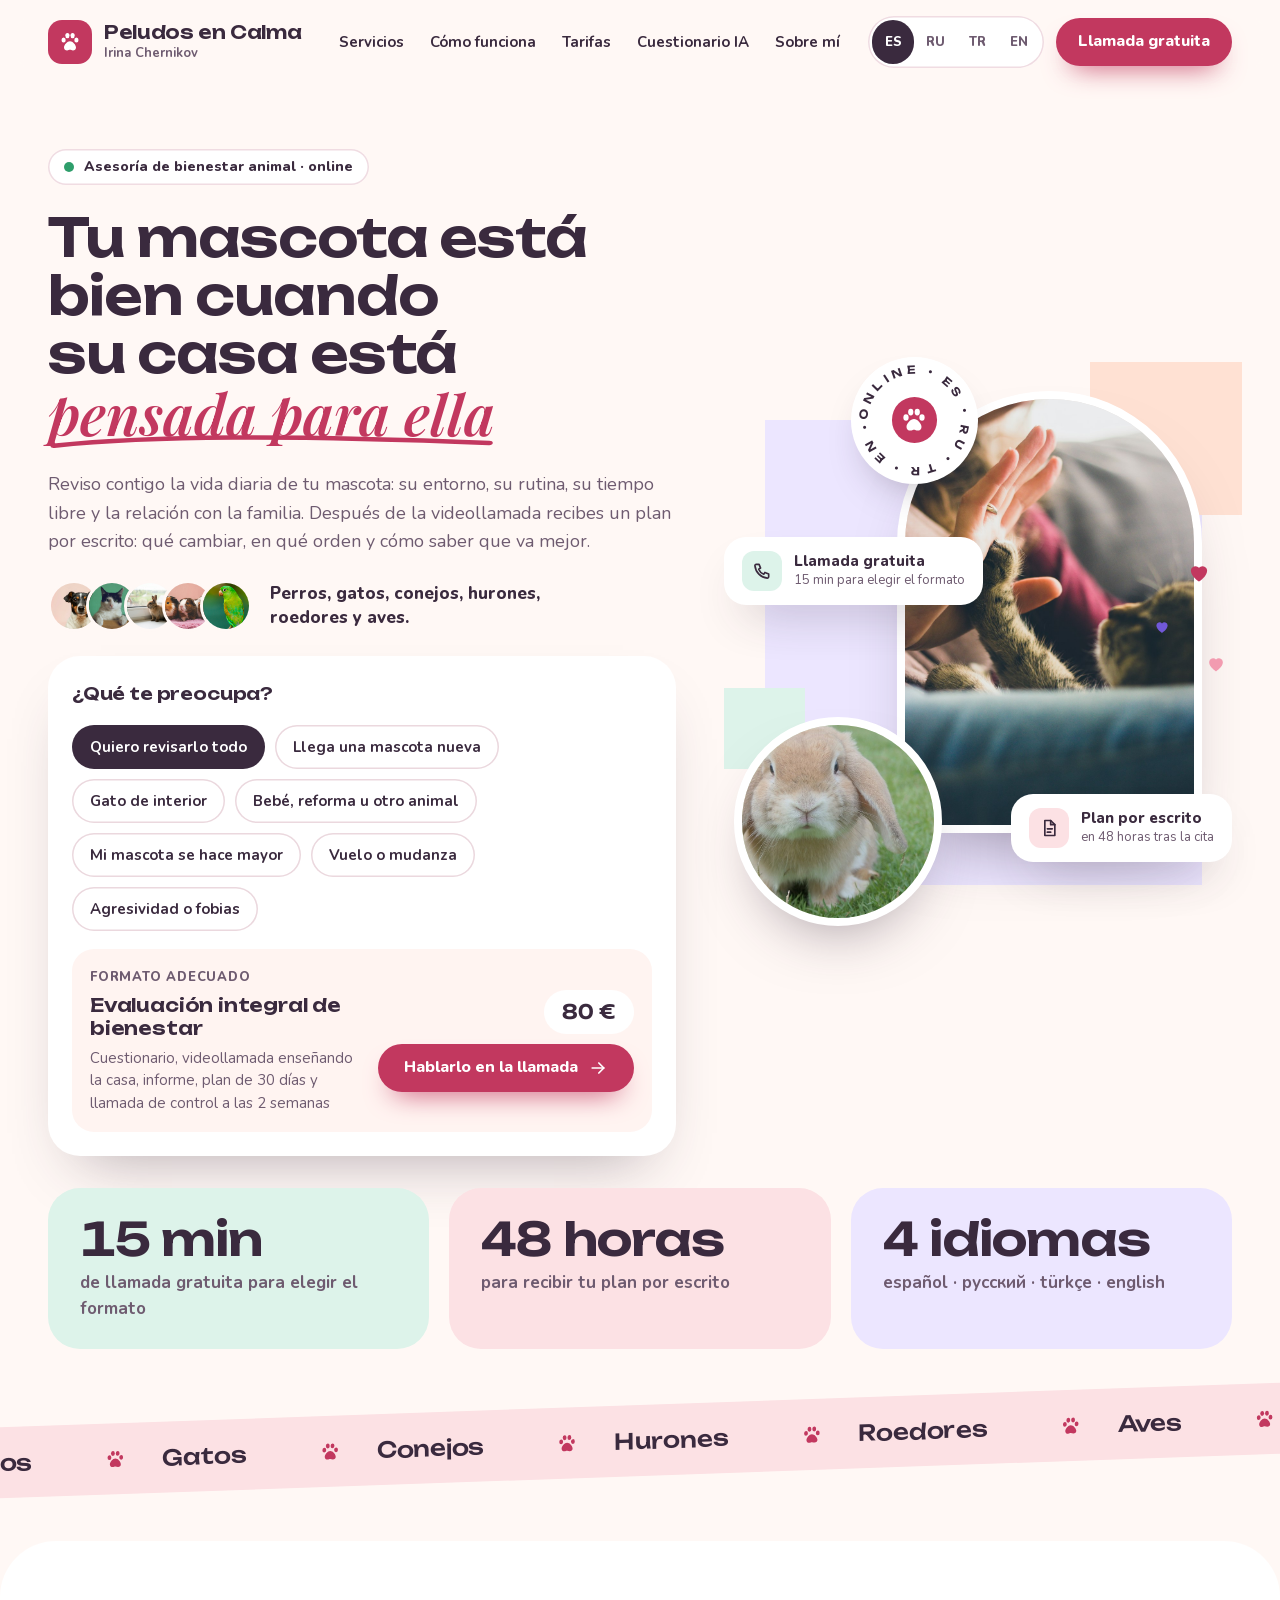
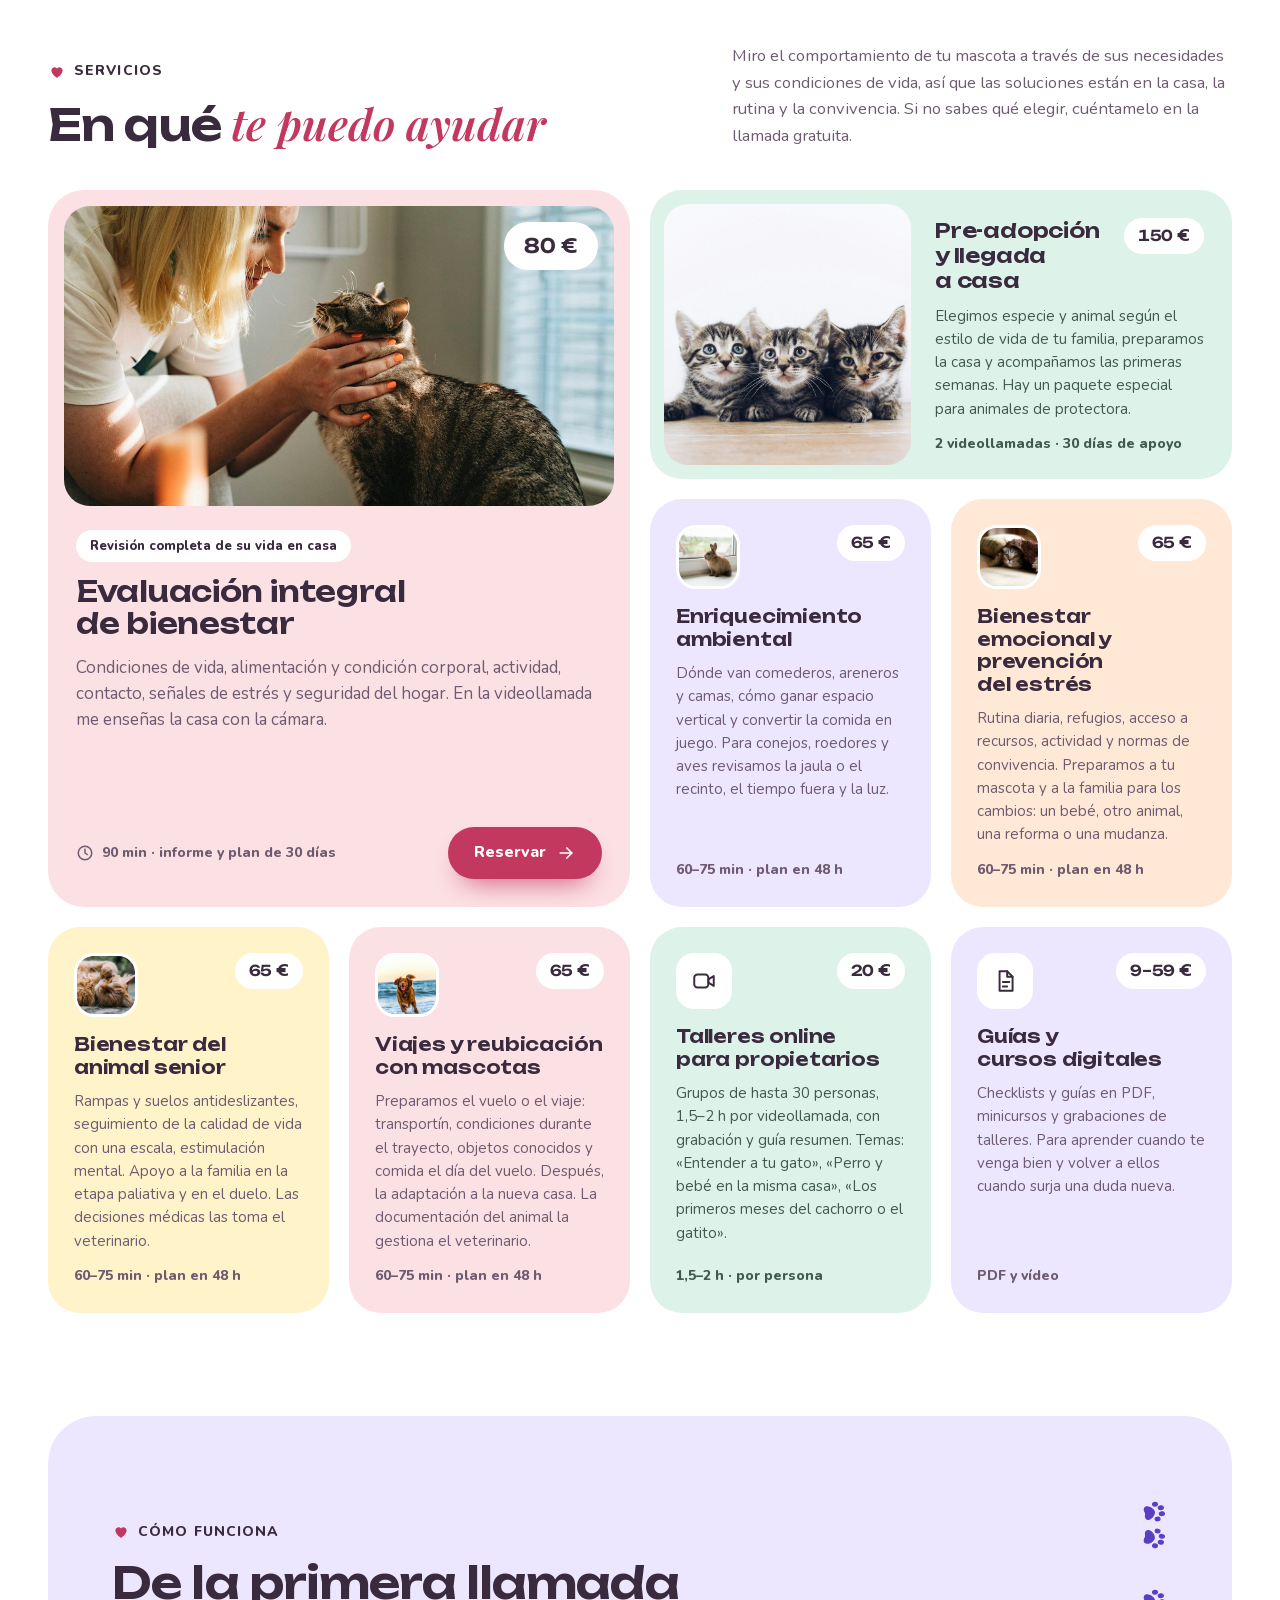
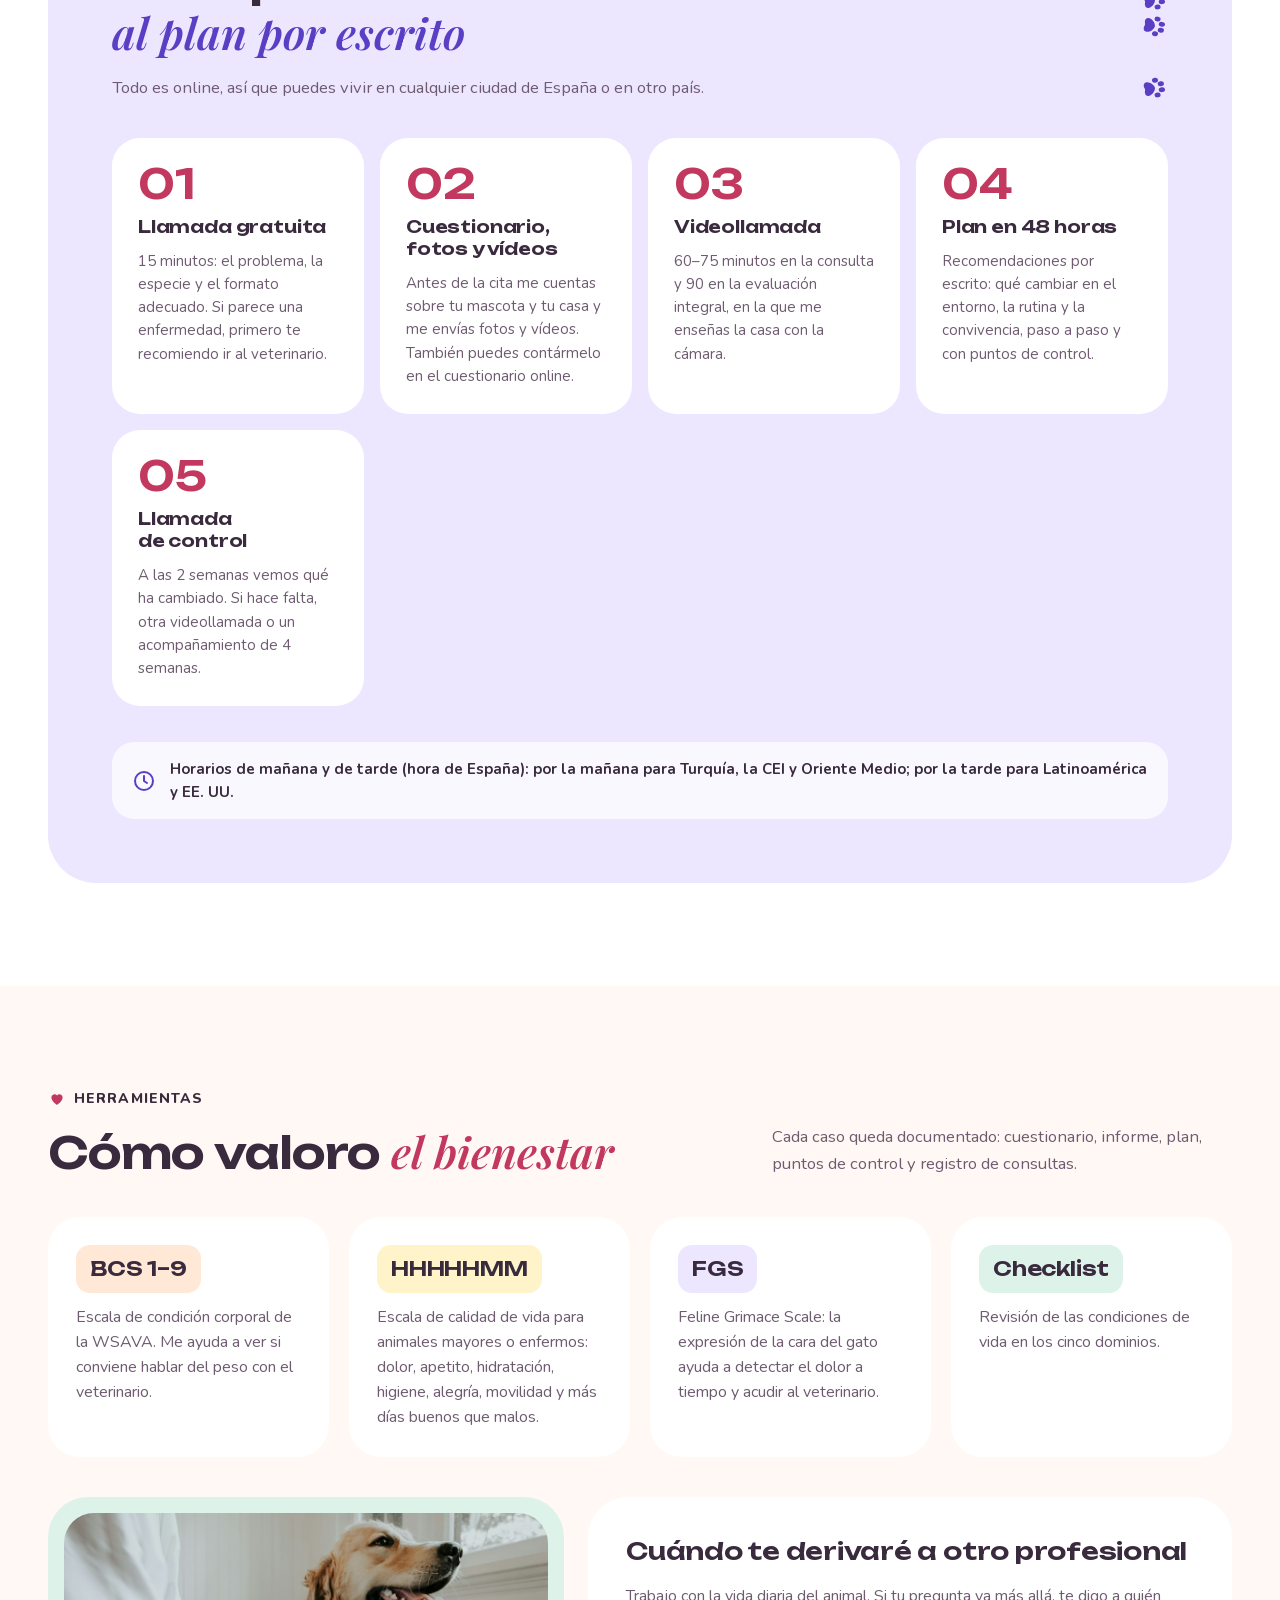
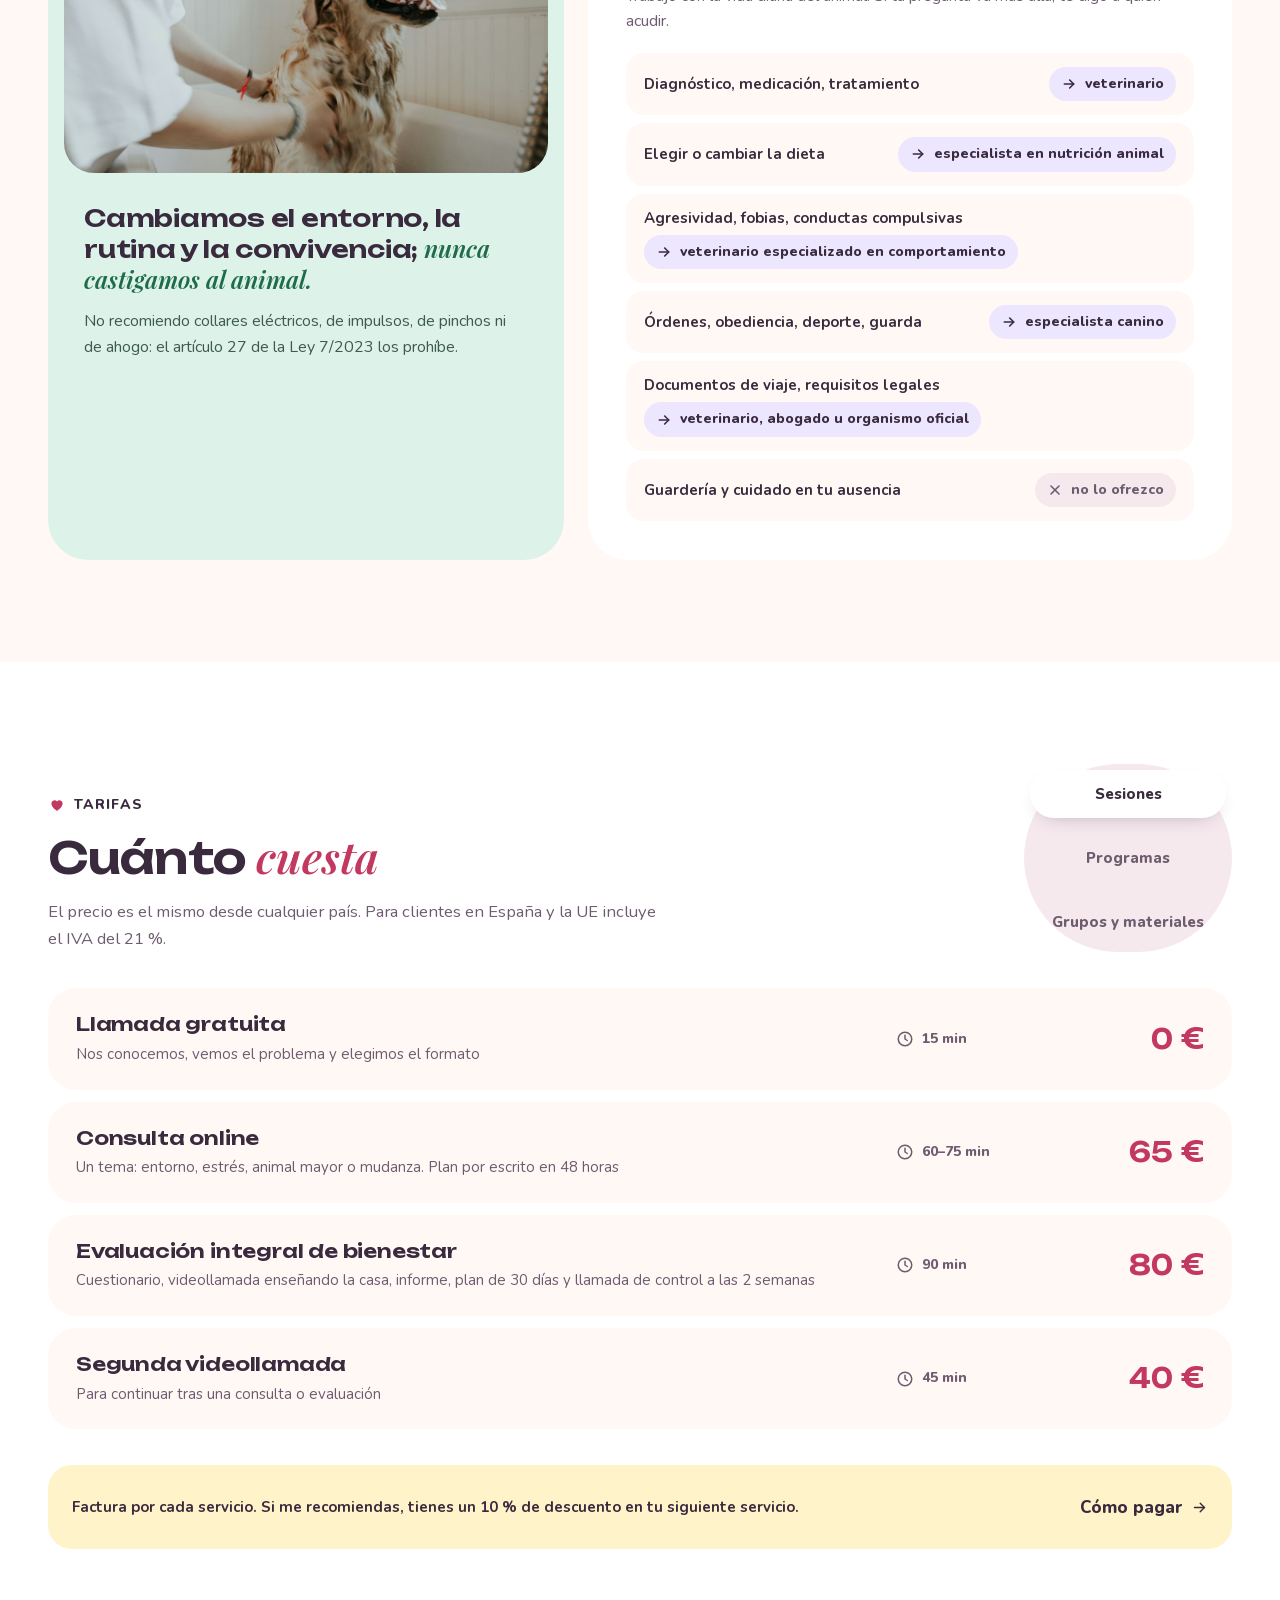
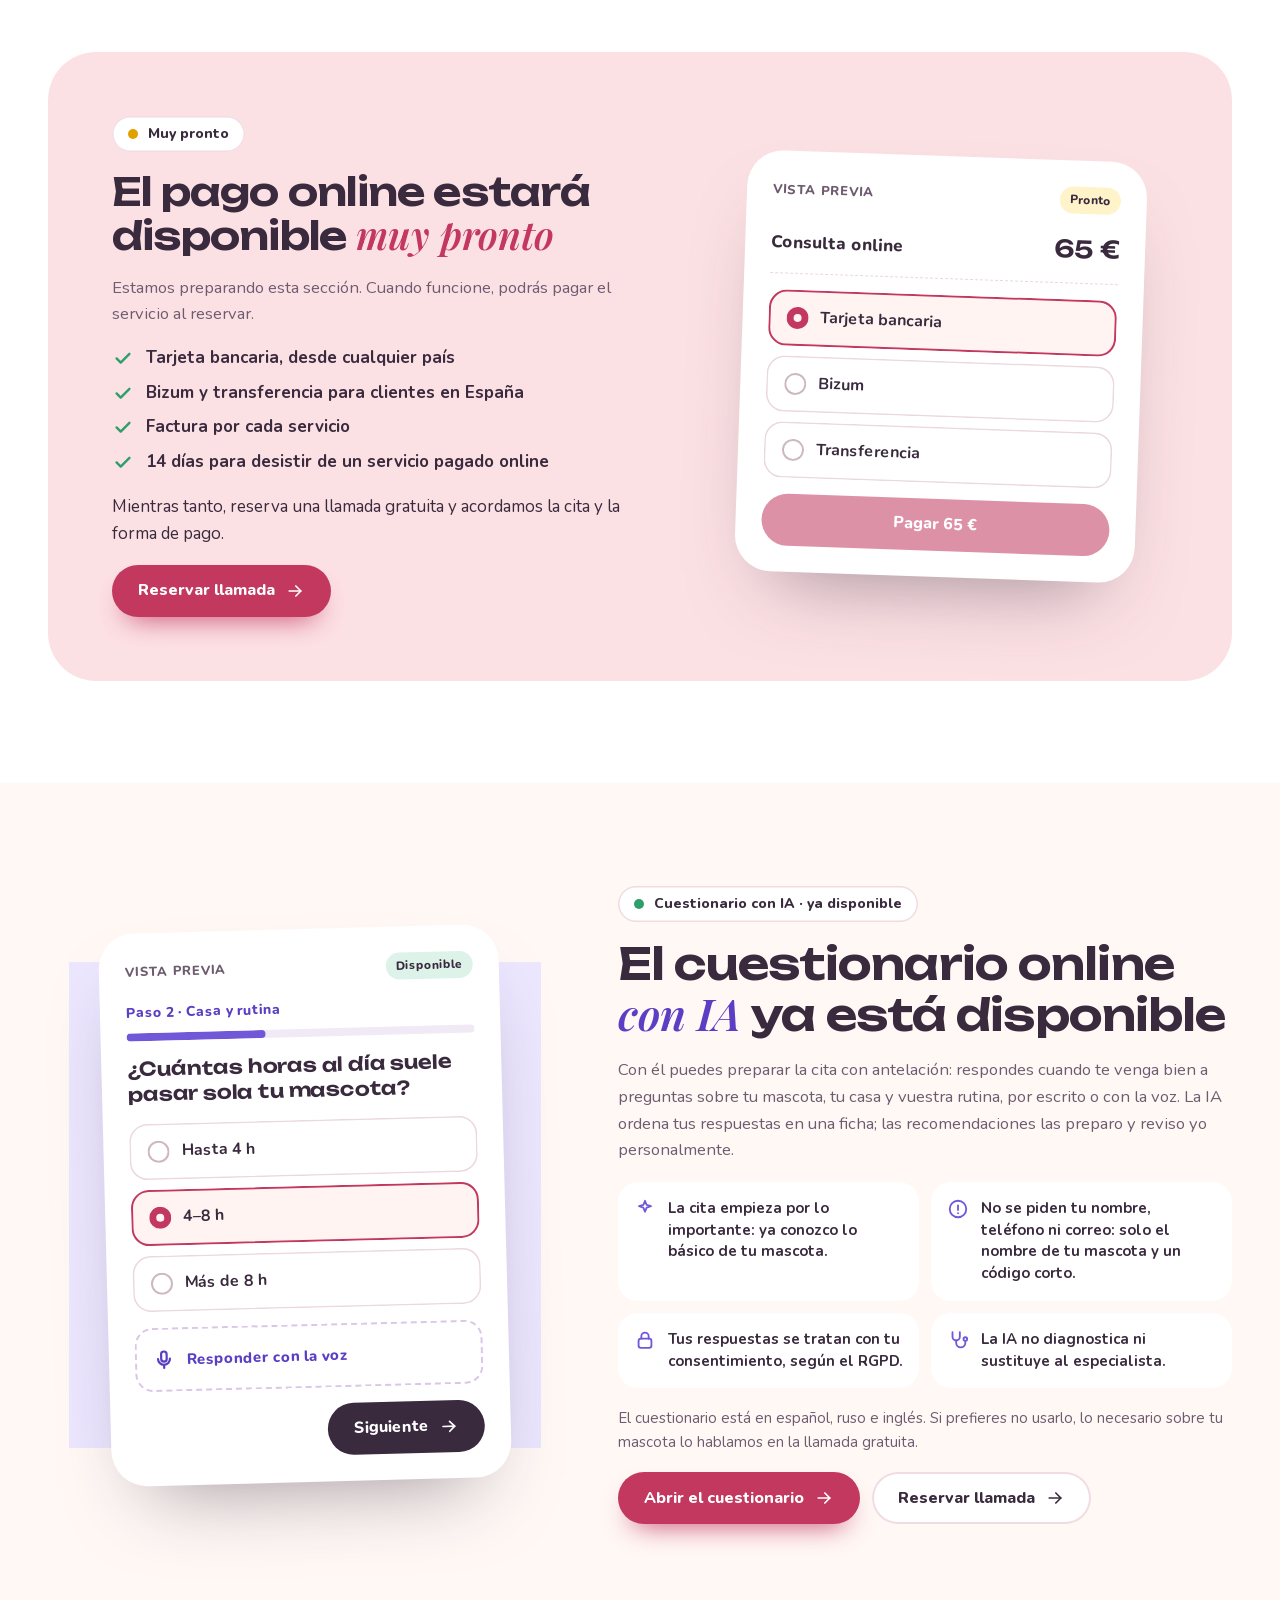
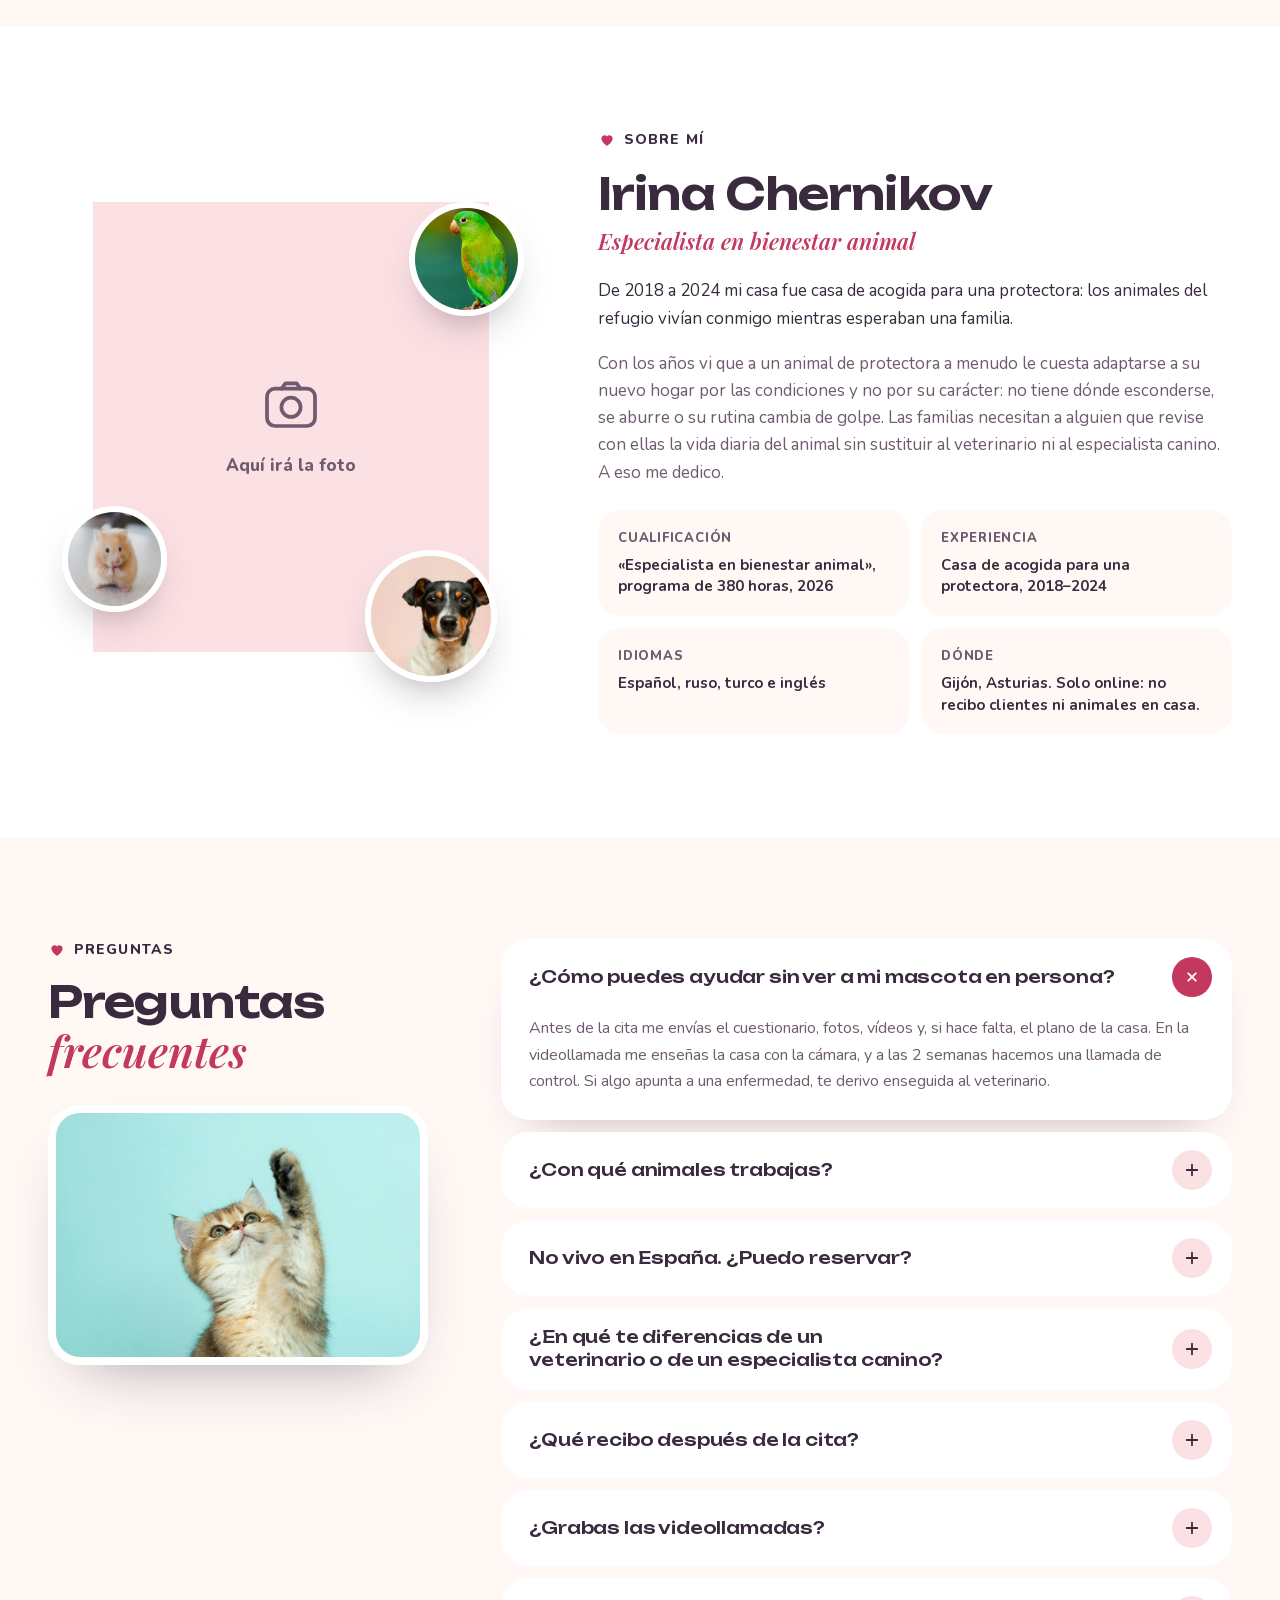
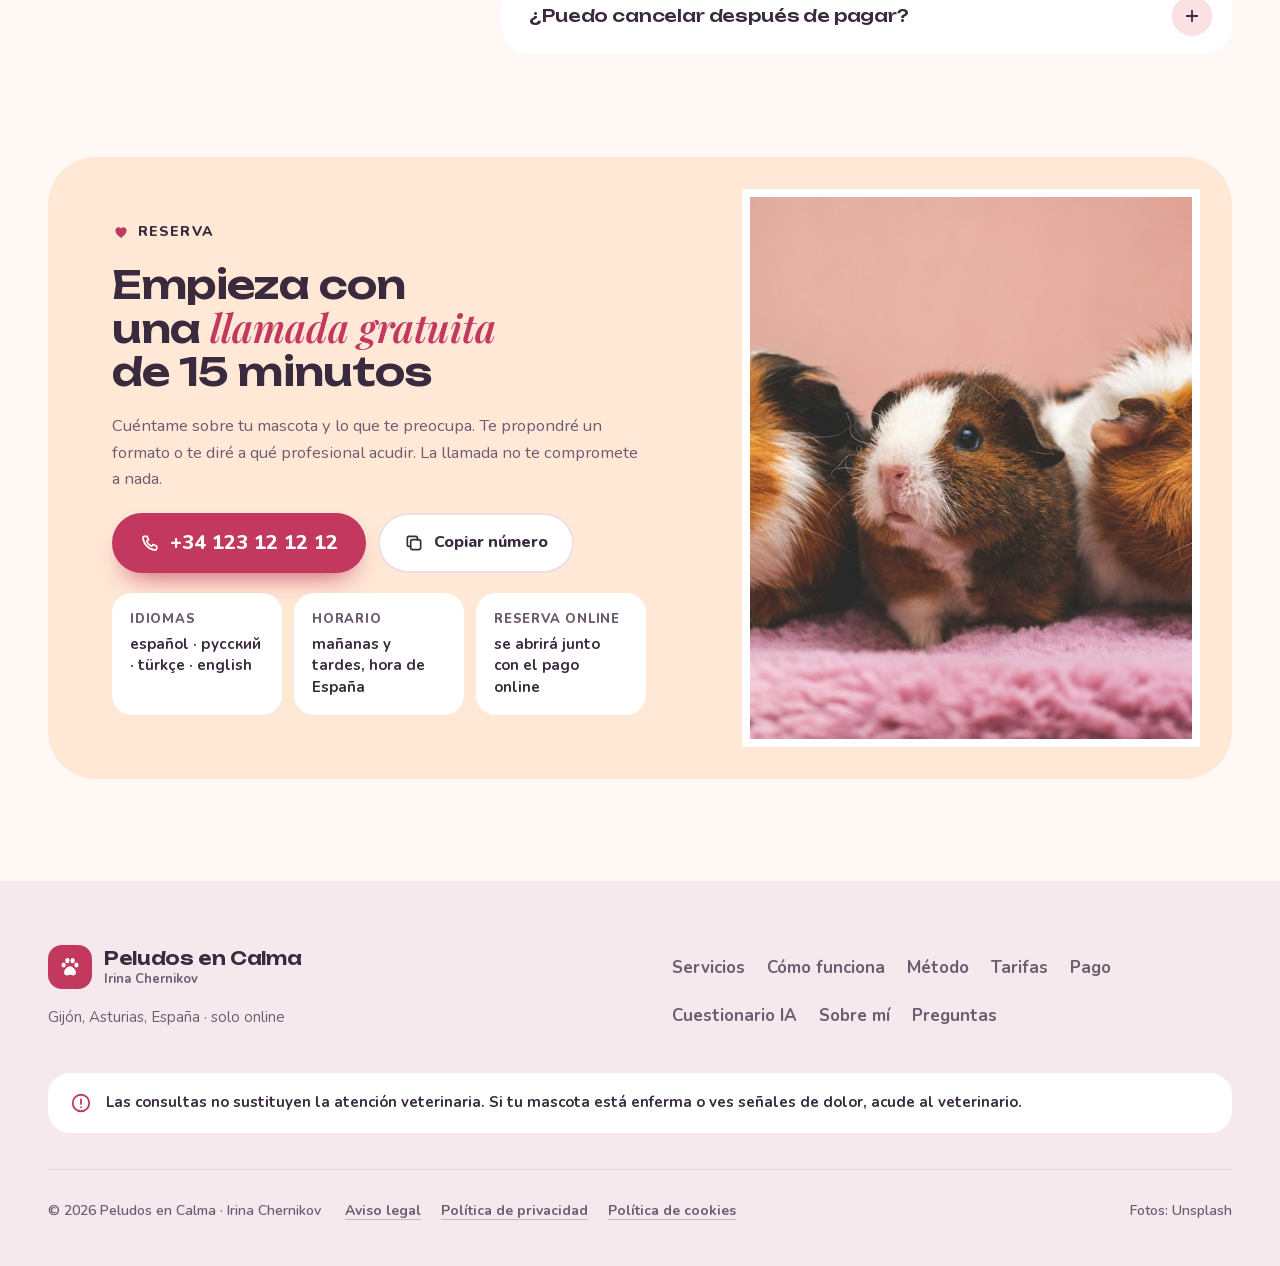
<file: site/index.html>
<!doctype html>
<html lang="es">
<head>
<meta charset="utf-8">
<meta name="viewport" content="width=device-width, initial-scale=1, viewport-fit=cover">
<title data-i18n="metaTitle">Peludos en Calma · Irina Chernikov</title>
<meta name="description" content="Asesoría online de bienestar para perros, gatos, conejos, hurones, roedores y aves. Llamada gratuita de 15 minutos y plan por escrito en 48 horas." data-i18n-attr="content:metaDesc">
<meta name="theme-color" content="#FFF8F5">
<meta property="og:type" content="website">
<meta property="og:title" content="Peludos en Calma · Irina Chernikov" data-i18n-attr="content:metaTitle">
<meta property="og:description" content="Asesoría online de bienestar para perros, gatos, conejos, hurones, roedores y aves. Llamada gratuita de 15 minutos y plan por escrito en 48 horas." data-i18n-attr="content:metaDesc">
<meta property="og:image" content="https://peludos-en-calma.github.io/img/hand-cat.jpg">
<meta property="og:url" content="https://peludos-en-calma.github.io/">
<link rel="canonical" href="https://peludos-en-calma.github.io/">
<link rel="alternate" hreflang="es" href="https://peludos-en-calma.github.io/">
<link rel="alternate" hreflang="ru" href="https://peludos-en-calma.github.io/?lang=ru">
<link rel="alternate" hreflang="tr" href="https://peludos-en-calma.github.io/?lang=tr">
<link rel="alternate" hreflang="en" href="https://peludos-en-calma.github.io/?lang=en">
<link rel="alternate" hreflang="x-default" href="https://peludos-en-calma.github.io/">
<link rel="icon" href="img/favicon.svg" type="image/svg+xml">
<meta property="og:locale" content="es_ES">

<script type="application/ld+json">
{
  "@context": "https://schema.org",
  "@type": "ProfessionalService",
  "name": "Peludos en Calma · Irina Chernikov",
  "description": "Asesoría online de bienestar para perros, gatos, conejos, hurones, roedores y aves.",
  "url": "https://peludos-en-calma.github.io/",
  "telephone": "+34 123 12 12 12",
  "address": { "@type": "PostalAddress", "addressLocality": "Gijón", "addressRegion": "Asturias", "addressCountry": "ES" },
  "areaServed": "Worldwide",
  "availableLanguage": ["es", "ru", "tr", "en"],
  "priceRange": "0–150 €",
  "founder": { "@type": "Person", "name": "Irina Chernikov", "jobTitle": "Especialista en bienestar animal" }
}
</script>
<style>
@font-face {
  font-family: 'Nunito';
  font-style: normal;
  font-weight: 400;
  font-display: swap;
  src: url(fonts/Nunito-normal-cyrillic-ext.woff2) format('woff2');
  unicode-range: U+0460-052F, U+1C80-1C8A, U+20B4, U+2DE0-2DFF, U+A640-A69F, U+FE2E-FE2F;
}
@font-face {
  font-family: 'Nunito';
  font-style: normal;
  font-weight: 400;
  font-display: swap;
  src: url(fonts/Nunito-normal-cyrillic.woff2) format('woff2');
  unicode-range: U+0301, U+0400-045F, U+0490-0491, U+04B0-04B1, U+2116;
}
@font-face {
  font-family: 'Nunito';
  font-style: normal;
  font-weight: 400;
  font-display: swap;
  src: url(fonts/Nunito-normal-latin-ext.woff2) format('woff2');
  unicode-range: U+0100-02BA, U+02BD-02C5, U+02C7-02CC, U+02CE-02D7, U+02DD-02FF, U+0304, U+0308, U+0329, U+1D00-1DBF, U+1E00-1E9F, U+1EF2-1EFF, U+2020, U+20A0-20AB, U+20AD-20C4, U+2113, U+2C60-2C7F, U+A720-A7FF;
}
@font-face {
  font-family: 'Nunito';
  font-style: normal;
  font-weight: 400;
  font-display: swap;
  src: url(fonts/Nunito-normal-latin.woff2) format('woff2');
  unicode-range: U+0000-00FF, U+0131, U+0152-0153, U+02BB-02BC, U+02C6, U+02DA, U+02DC, U+0304, U+0308, U+0329, U+2000-206F, U+20AC, U+2122, U+2191, U+2193, U+2212, U+2215, U+FEFF, U+FFFD;
}
@font-face {
  font-family: 'Nunito';
  font-style: normal;
  font-weight: 600;
  font-display: swap;
  src: url(fonts/Nunito-normal-cyrillic-ext.woff2) format('woff2');
  unicode-range: U+0460-052F, U+1C80-1C8A, U+20B4, U+2DE0-2DFF, U+A640-A69F, U+FE2E-FE2F;
}
@font-face {
  font-family: 'Nunito';
  font-style: normal;
  font-weight: 600;
  font-display: swap;
  src: url(fonts/Nunito-normal-cyrillic.woff2) format('woff2');
  unicode-range: U+0301, U+0400-045F, U+0490-0491, U+04B0-04B1, U+2116;
}
@font-face {
  font-family: 'Nunito';
  font-style: normal;
  font-weight: 600;
  font-display: swap;
  src: url(fonts/Nunito-normal-latin-ext.woff2) format('woff2');
  unicode-range: U+0100-02BA, U+02BD-02C5, U+02C7-02CC, U+02CE-02D7, U+02DD-02FF, U+0304, U+0308, U+0329, U+1D00-1DBF, U+1E00-1E9F, U+1EF2-1EFF, U+2020, U+20A0-20AB, U+20AD-20C4, U+2113, U+2C60-2C7F, U+A720-A7FF;
}
@font-face {
  font-family: 'Nunito';
  font-style: normal;
  font-weight: 600;
  font-display: swap;
  src: url(fonts/Nunito-normal-latin.woff2) format('woff2');
  unicode-range: U+0000-00FF, U+0131, U+0152-0153, U+02BB-02BC, U+02C6, U+02DA, U+02DC, U+0304, U+0308, U+0329, U+2000-206F, U+20AC, U+2122, U+2191, U+2193, U+2212, U+2215, U+FEFF, U+FFFD;
}
@font-face {
  font-family: 'Nunito';
  font-style: normal;
  font-weight: 700;
  font-display: swap;
  src: url(fonts/Nunito-normal-cyrillic-ext.woff2) format('woff2');
  unicode-range: U+0460-052F, U+1C80-1C8A, U+20B4, U+2DE0-2DFF, U+A640-A69F, U+FE2E-FE2F;
}
@font-face {
  font-family: 'Nunito';
  font-style: normal;
  font-weight: 700;
  font-display: swap;
  src: url(fonts/Nunito-normal-cyrillic.woff2) format('woff2');
  unicode-range: U+0301, U+0400-045F, U+0490-0491, U+04B0-04B1, U+2116;
}
@font-face {
  font-family: 'Nunito';
  font-style: normal;
  font-weight: 700;
  font-display: swap;
  src: url(fonts/Nunito-normal-latin-ext.woff2) format('woff2');
  unicode-range: U+0100-02BA, U+02BD-02C5, U+02C7-02CC, U+02CE-02D7, U+02DD-02FF, U+0304, U+0308, U+0329, U+1D00-1DBF, U+1E00-1E9F, U+1EF2-1EFF, U+2020, U+20A0-20AB, U+20AD-20C4, U+2113, U+2C60-2C7F, U+A720-A7FF;
}
@font-face {
  font-family: 'Nunito';
  font-style: normal;
  font-weight: 700;
  font-display: swap;
  src: url(fonts/Nunito-normal-latin.woff2) format('woff2');
  unicode-range: U+0000-00FF, U+0131, U+0152-0153, U+02BB-02BC, U+02C6, U+02DA, U+02DC, U+0304, U+0308, U+0329, U+2000-206F, U+20AC, U+2122, U+2191, U+2193, U+2212, U+2215, U+FEFF, U+FFFD;
}
@font-face {
  font-family: 'Nunito';
  font-style: normal;
  font-weight: 800;
  font-display: swap;
  src: url(fonts/Nunito-normal-cyrillic-ext.woff2) format('woff2');
  unicode-range: U+0460-052F, U+1C80-1C8A, U+20B4, U+2DE0-2DFF, U+A640-A69F, U+FE2E-FE2F;
}
@font-face {
  font-family: 'Nunito';
  font-style: normal;
  font-weight: 800;
  font-display: swap;
  src: url(fonts/Nunito-normal-cyrillic.woff2) format('woff2');
  unicode-range: U+0301, U+0400-045F, U+0490-0491, U+04B0-04B1, U+2116;
}
@font-face {
  font-family: 'Nunito';
  font-style: normal;
  font-weight: 800;
  font-display: swap;
  src: url(fonts/Nunito-normal-latin-ext.woff2) format('woff2');
  unicode-range: U+0100-02BA, U+02BD-02C5, U+02C7-02CC, U+02CE-02D7, U+02DD-02FF, U+0304, U+0308, U+0329, U+1D00-1DBF, U+1E00-1E9F, U+1EF2-1EFF, U+2020, U+20A0-20AB, U+20AD-20C4, U+2113, U+2C60-2C7F, U+A720-A7FF;
}
@font-face {
  font-family: 'Nunito';
  font-style: normal;
  font-weight: 800;
  font-display: swap;
  src: url(fonts/Nunito-normal-latin.woff2) format('woff2');
  unicode-range: U+0000-00FF, U+0131, U+0152-0153, U+02BB-02BC, U+02C6, U+02DA, U+02DC, U+0304, U+0308, U+0329, U+2000-206F, U+20AC, U+2122, U+2191, U+2193, U+2212, U+2215, U+FEFF, U+FFFD;
}
@font-face {
  font-family: 'Playfair Display';
  font-style: italic;
  font-weight: 500;
  font-display: swap;
  src: url(fonts/PlayfairDisplay-italic-cyrillic.woff2) format('woff2');
  unicode-range: U+0301, U+0400-045F, U+0490-0491, U+04B0-04B1, U+2116;
}
@font-face {
  font-family: 'Playfair Display';
  font-style: italic;
  font-weight: 500;
  font-display: swap;
  src: url(fonts/PlayfairDisplay-italic-latin-ext.woff2) format('woff2');
  unicode-range: U+0100-02BA, U+02BD-02C5, U+02C7-02CC, U+02CE-02D7, U+02DD-02FF, U+0304, U+0308, U+0329, U+1D00-1DBF, U+1E00-1E9F, U+1EF2-1EFF, U+2020, U+20A0-20AB, U+20AD-20C4, U+2113, U+2C60-2C7F, U+A720-A7FF;
}
@font-face {
  font-family: 'Playfair Display';
  font-style: italic;
  font-weight: 500;
  font-display: swap;
  src: url(fonts/PlayfairDisplay-italic-latin.woff2) format('woff2');
  unicode-range: U+0000-00FF, U+0131, U+0152-0153, U+02BB-02BC, U+02C6, U+02DA, U+02DC, U+0304, U+0308, U+0329, U+2000-206F, U+20AC, U+2122, U+2191, U+2193, U+2212, U+2215, U+FEFF, U+FFFD;
}
@font-face {
  font-family: 'Playfair Display';
  font-style: italic;
  font-weight: 600;
  font-display: swap;
  src: url(fonts/PlayfairDisplay-italic-cyrillic.woff2) format('woff2');
  unicode-range: U+0301, U+0400-045F, U+0490-0491, U+04B0-04B1, U+2116;
}
@font-face {
  font-family: 'Playfair Display';
  font-style: italic;
  font-weight: 600;
  font-display: swap;
  src: url(fonts/PlayfairDisplay-italic-latin-ext.woff2) format('woff2');
  unicode-range: U+0100-02BA, U+02BD-02C5, U+02C7-02CC, U+02CE-02D7, U+02DD-02FF, U+0304, U+0308, U+0329, U+1D00-1DBF, U+1E00-1E9F, U+1EF2-1EFF, U+2020, U+20A0-20AB, U+20AD-20C4, U+2113, U+2C60-2C7F, U+A720-A7FF;
}
@font-face {
  font-family: 'Playfair Display';
  font-style: italic;
  font-weight: 600;
  font-display: swap;
  src: url(fonts/PlayfairDisplay-italic-latin.woff2) format('woff2');
  unicode-range: U+0000-00FF, U+0131, U+0152-0153, U+02BB-02BC, U+02C6, U+02DA, U+02DC, U+0304, U+0308, U+0329, U+2000-206F, U+20AC, U+2122, U+2191, U+2193, U+2212, U+2215, U+FEFF, U+FFFD;
}
@font-face {
  font-family: 'Unbounded';
  font-style: normal;
  font-weight: 400;
  font-display: swap;
  src: url(fonts/Unbounded-normal-cyrillic-ext.woff2) format('woff2');
  unicode-range: U+0460-052F, U+1C80-1C8A, U+20B4, U+2DE0-2DFF, U+A640-A69F, U+FE2E-FE2F;
}
@font-face {
  font-family: 'Unbounded';
  font-style: normal;
  font-weight: 400;
  font-display: swap;
  src: url(fonts/Unbounded-normal-cyrillic.woff2) format('woff2');
  unicode-range: U+0301, U+0400-045F, U+0490-0491, U+04B0-04B1, U+2116;
}
@font-face {
  font-family: 'Unbounded';
  font-style: normal;
  font-weight: 400;
  font-display: swap;
  src: url(fonts/Unbounded-normal-latin-ext.woff2) format('woff2');
  unicode-range: U+0100-02BA, U+02BD-02C5, U+02C7-02CC, U+02CE-02D7, U+02DD-02FF, U+0304, U+0308, U+0329, U+1D00-1DBF, U+1E00-1E9F, U+1EF2-1EFF, U+2020, U+20A0-20AB, U+20AD-20C4, U+2113, U+2C60-2C7F, U+A720-A7FF;
}
@font-face {
  font-family: 'Unbounded';
  font-style: normal;
  font-weight: 400;
  font-display: swap;
  src: url(fonts/Unbounded-normal-latin.woff2) format('woff2');
  unicode-range: U+0000-00FF, U+0131, U+0152-0153, U+02BB-02BC, U+02C6, U+02DA, U+02DC, U+0304, U+0308, U+0329, U+2000-206F, U+20AC, U+2122, U+2191, U+2193, U+2212, U+2215, U+FEFF, U+FFFD;
}
@font-face {
  font-family: 'Unbounded';
  font-style: normal;
  font-weight: 500;
  font-display: swap;
  src: url(fonts/Unbounded-normal-cyrillic-ext.woff2) format('woff2');
  unicode-range: U+0460-052F, U+1C80-1C8A, U+20B4, U+2DE0-2DFF, U+A640-A69F, U+FE2E-FE2F;
}
@font-face {
  font-family: 'Unbounded';
  font-style: normal;
  font-weight: 500;
  font-display: swap;
  src: url(fonts/Unbounded-normal-cyrillic.woff2) format('woff2');
  unicode-range: U+0301, U+0400-045F, U+0490-0491, U+04B0-04B1, U+2116;
}
@font-face {
  font-family: 'Unbounded';
  font-style: normal;
  font-weight: 500;
  font-display: swap;
  src: url(fonts/Unbounded-normal-latin-ext.woff2) format('woff2');
  unicode-range: U+0100-02BA, U+02BD-02C5, U+02C7-02CC, U+02CE-02D7, U+02DD-02FF, U+0304, U+0308, U+0329, U+1D00-1DBF, U+1E00-1E9F, U+1EF2-1EFF, U+2020, U+20A0-20AB, U+20AD-20C4, U+2113, U+2C60-2C7F, U+A720-A7FF;
}
@font-face {
  font-family: 'Unbounded';
  font-style: normal;
  font-weight: 500;
  font-display: swap;
  src: url(fonts/Unbounded-normal-latin.woff2) format('woff2');
  unicode-range: U+0000-00FF, U+0131, U+0152-0153, U+02BB-02BC, U+02C6, U+02DA, U+02DC, U+0304, U+0308, U+0329, U+2000-206F, U+20AC, U+2122, U+2191, U+2193, U+2212, U+2215, U+FEFF, U+FFFD;
}
@font-face {
  font-family: 'Unbounded';
  font-style: normal;
  font-weight: 600;
  font-display: swap;
  src: url(fonts/Unbounded-normal-cyrillic-ext.woff2) format('woff2');
  unicode-range: U+0460-052F, U+1C80-1C8A, U+20B4, U+2DE0-2DFF, U+A640-A69F, U+FE2E-FE2F;
}
@font-face {
  font-family: 'Unbounded';
  font-style: normal;
  font-weight: 600;
  font-display: swap;
  src: url(fonts/Unbounded-normal-cyrillic.woff2) format('woff2');
  unicode-range: U+0301, U+0400-045F, U+0490-0491, U+04B0-04B1, U+2116;
}
@font-face {
  font-family: 'Unbounded';
  font-style: normal;
  font-weight: 600;
  font-display: swap;
  src: url(fonts/Unbounded-normal-latin-ext.woff2) format('woff2');
  unicode-range: U+0100-02BA, U+02BD-02C5, U+02C7-02CC, U+02CE-02D7, U+02DD-02FF, U+0304, U+0308, U+0329, U+1D00-1DBF, U+1E00-1E9F, U+1EF2-1EFF, U+2020, U+20A0-20AB, U+20AD-20C4, U+2113, U+2C60-2C7F, U+A720-A7FF;
}
@font-face {
  font-family: 'Unbounded';
  font-style: normal;
  font-weight: 600;
  font-display: swap;
  src: url(fonts/Unbounded-normal-latin.woff2) format('woff2');
  unicode-range: U+0000-00FF, U+0131, U+0152-0153, U+02BB-02BC, U+02C6, U+02DA, U+02DC, U+0304, U+0308, U+0329, U+2000-206F, U+20AC, U+2122, U+2191, U+2193, U+2212, U+2215, U+FEFF, U+FFFD;
}

/* Layout: one column of rounded pastel "rooms" on a warm blush ground; white bands alternate with tinted cards, content max 1280px */
:root{
  --bg:#FFF8F5; --surface:#FFFFFF; --ink:#3A2A3E; --soft:#6E5B70; --line:#F0DCE2;
  --accent:#C2385F; --accent-ink:#A12C4E;
  --blush:#FCE1E4; --peach:#FFE8D6; --lilac:#ECE6FF; --mint:#DDF3EA; --butter:#FFF3C9; --rose-soft:#FFF4F1; --mist:#F6E9EE;
  --violet:#5A3FC4; --violet-soft:#7158D8; --forest:#1F6B4C; --mint-ink:#3F5A4E; --ok:#2E9E6B; --soon:#E0A100;
  --f-display:'Unbounded','Nunito',system-ui,-apple-system,'Segoe UI',sans-serif;
  --f-body:'Nunito',system-ui,-apple-system,'Segoe UI',Roboto,sans-serif;
  --f-accent:'Playfair Display',Georgia,'Times New Roman',serif;
  --ease:cubic-bezier(.2,.8,.2,1); --spring:cubic-bezier(.34,1.56,.64,1);
  --shadow:0 30px 60px -32px rgba(58,42,62,.42);
  color-scheme:light;
}
*,*::before,*::after{box-sizing:border-box}
html{scroll-behavior:smooth;-webkit-text-size-adjust:100%;scroll-padding-top:calc(84px + env(safe-area-inset-top,0px))}
body{margin:0;background:var(--bg);color:var(--ink);font-family:var(--f-body);font-size:17px;line-height:1.6;-webkit-font-smoothing:antialiased;overflow-x:clip}
body::before{content:"";position:fixed;inset:0 0 auto;height:env(safe-area-inset-top,0px);z-index:60;background:var(--bg)}
img{display:block;max-width:100%;height:auto}
h1,h2,h3,p,ul,dl,dd{margin:0}
h1,h2,h3{text-wrap:balance}
ul{padding:0;list-style:none}
button,input{font:inherit;color:inherit}
button{cursor:pointer}
a{color:var(--accent)}
a:hover{color:var(--accent-ink)}
:focus-visible{outline:3px solid var(--accent);outline-offset:3px}
[hidden]{display:none!important}
.sr-only{position:absolute;width:1px;height:1px;padding:0;margin:-1px;overflow:hidden;clip:rect(0,0,0,0);white-space:nowrap;border:0}
.ic{width:1em;height:1em;fill:none;stroke:currentColor;stroke-width:2;stroke-linecap:round;stroke-linejoin:round;flex:none}
.icf{width:1em;height:1em;fill:currentColor;flex:none}

.wrap{width:100%;max-width:1280px;margin-inline:auto;padding-left:max(clamp(16px,4vw,48px),env(safe-area-inset-left,0px));padding-right:max(clamp(16px,4vw,48px),env(safe-area-inset-right,0px))}
.disp{font-family:var(--f-display);font-weight:600;letter-spacing:-.02em}
.mark{font-family:var(--f-accent);font-style:italic;font-weight:600;letter-spacing:0;color:var(--accent)}
.h2{font-family:var(--f-display);font-weight:600;letter-spacing:-.02em;font-size:clamp(30px,3.4vw,46px);line-height:1.12}
.lead{font-size:clamp(16px,1.3vw,18px);line-height:1.6;color:var(--soft);max-width:62ch}
.kicker{display:inline-flex;align-items:center;gap:8px;font-weight:800;font-size:14px;letter-spacing:.08em;text-transform:uppercase}
.kicker .icf{color:var(--accent);font-size:18px}
.sec-head{display:flex;flex-wrap:wrap;align-items:flex-end;justify-content:space-between;gap:24px}
.sec-head>div{display:flex;flex-direction:column;gap:16px;max-width:700px;min-width:0}
.band{background:var(--surface)}
.sec{padding-block:clamp(64px,8vw,104px)}
.stack{display:flex;flex-direction:column;gap:40px}

.skip{position:absolute;left:12px;top:-80px;z-index:100;background:var(--ink);color:#fff;padding:10px 16px;border-radius:12px;font-weight:800;text-decoration:none}
.skip:focus{top:calc(12px + env(safe-area-inset-top,0px));color:#fff}
.progress{position:fixed;left:0;right:0;top:env(safe-area-inset-top,0px);height:3px;z-index:70;pointer-events:none}
.progress span{display:block;height:100%;background:var(--accent);transform-origin:left;transform:scaleX(0)}

/* buttons & controls */
.btn{display:inline-flex;align-items:center;justify-content:center;gap:10px;min-height:52px;padding:0 26px;border-radius:999px;border:0;font-weight:800;font-size:16px;line-height:1.1;text-decoration:none;text-align:center;transition:transform .3s var(--spring),box-shadow .3s,background-color .3s,color .3s}
.btn:hover{transform:translateY(-3px)}
.btn:active{transform:translateY(0) scale(.97)}
.btn .ic{font-size:20px;transition:transform .3s var(--ease)}
.btn:hover .ic.arr,.more:hover .ic.arr{transform:translateX(5px)}
.btn-accent{background:var(--accent);color:#fff;box-shadow:0 14px 28px -14px var(--accent)}
.btn-accent:hover{background:var(--accent-ink);color:#fff;box-shadow:0 20px 34px -14px var(--accent)}
.btn-soft{background:var(--surface);color:var(--ink);box-shadow:inset 0 0 0 2px var(--line)}
.btn-soft:hover{color:var(--ink);box-shadow:inset 0 0 0 2px var(--accent)}
.btn-ink{background:var(--ink);color:#fff}
.btn-ink:hover{background:#251A28;color:#fff}
.btn[aria-disabled="true"]{opacity:.55;cursor:default;transform:none;box-shadow:none}
.more{display:inline-flex;align-items:center;gap:8px;min-height:44px;font-weight:800;color:var(--ink);text-decoration:none}
.more:hover{color:var(--accent)}
.icon-btn{position:relative;width:48px;height:48px;border-radius:50%;border:0;background:var(--surface);color:var(--ink);display:grid;place-items:center;box-shadow:inset 0 0 0 1.5px var(--line);transition:transform .3s var(--spring),color .3s;flex:none}
.icon-btn:hover{transform:scale(1.08);color:var(--accent)}
.icon-btn .ic{font-size:22px}
.seg{display:inline-flex;padding:4px;border-radius:999px;background:var(--surface);box-shadow:inset 0 0 0 1.5px var(--line)}
.seg button{display:grid;place-items:center;min-width:42px;min-height:44px;padding:0;border:0;border-radius:999px;background:transparent;font-weight:800;font-size:13px;color:var(--soft);transition:background-color .25s,color .25s}
.seg button:hover{color:var(--ink);background:var(--blush)}
.seg button.on{background:var(--ink);color:#fff;animation:pop .4s var(--spring)}
.chip{display:inline-flex;align-items:center;min-height:44px;padding:0 18px;border-radius:999px;border:0;background:var(--surface);color:var(--ink);font-weight:700;font-size:15px;box-shadow:inset 0 0 0 1.5px #EBD8DE;transition:background-color .25s,color .25s,transform .3s var(--spring),box-shadow .25s}
.chip:hover{transform:translateY(-2px);box-shadow:inset 0 0 0 1.5px var(--accent)}
.chip.on{background:var(--ink);color:#fff;box-shadow:none}
.price{display:inline-flex;align-items:center;min-height:36px;padding:0 14px;border-radius:999px;background:var(--surface);font-family:var(--f-display);font-weight:600;font-size:15px;letter-spacing:-.01em;white-space:nowrap;font-variant-numeric:tabular-nums}
.meta{display:inline-flex;align-items:center;gap:8px;font-size:14px;font-weight:800;color:var(--soft)}
.meta .ic{font-size:18px}
.pulse-dot{display:inline-block;width:10px;height:10px;border-radius:50%;background:var(--ok);flex:none;animation:pulse 1.8s ease-out infinite}
.pulse-dot.soon{background:var(--soon);animation-name:pulse-soon}
.badge{align-self:flex-start;display:inline-flex;align-items:center;gap:10px;padding:9px 16px;border-radius:999px;background:var(--surface);box-shadow:inset 0 0 0 1.5px var(--line);font-weight:800;font-size:14px;line-height:1.3}

/* header */
.hdr{position:sticky;top:env(safe-area-inset-top,0px);z-index:50;background:rgba(255,248,245,.86);-webkit-backdrop-filter:blur(14px);backdrop-filter:blur(14px);border-bottom:1px solid transparent;transition:border-color .3s,box-shadow .3s}
.hdr.scrolled{border-color:rgba(58,42,62,.07);box-shadow:0 10px 30px -24px rgba(58,42,62,.4)}
.hdr-in{display:flex;align-items:center;gap:20px;min-height:84px;transition:min-height .35s var(--ease)}
.hdr.scrolled .hdr-in{min-height:68px}
.logo{display:flex;align-items:center;gap:12px;text-decoration:none;color:var(--ink);flex:none}
.logo:hover{color:var(--ink)}
.logo:hover .logo-mark{animation:wiggle .6s ease}
.logo-mark{width:44px;height:44px;border-radius:14px;background:var(--accent);color:#fff;display:grid;place-items:center;font-size:24px}
.logo-txt{display:flex;flex-direction:column;gap:3px;line-height:1.1}
.logo-txt b{font-family:var(--f-display);font-weight:600;font-size:18px;letter-spacing:-.02em}
.logo-txt small{font-size:13px;font-weight:700;color:var(--soft)}
.nav{display:flex;gap:22px;margin-left:16px}
.nav a{position:relative;padding:12px 2px;color:var(--ink);text-decoration:none;font-weight:700;font-size:15px;white-space:nowrap}
.nav a::after{content:"";position:absolute;left:0;right:0;bottom:6px;height:3px;border-radius:3px;background:var(--accent);transform:scaleX(0);transform-origin:left;transition:transform .35s var(--ease)}
.nav a:hover::after,.nav a.active::after{transform:scaleX(1)}
.hdr-actions{margin-left:auto;display:flex;align-items:center;gap:12px}
.burger{display:none}
@media (max-width:1240px){.nav{display:none}.burger{display:grid}}
@media (max-width:640px){.hdr .seg,.hdr-cta{display:none}.logo-txt b{font-size:16px}}

/* drawer */
.drawer{position:fixed;inset:0;z-index:80;background:rgba(58,42,62,.32);-webkit-backdrop-filter:blur(4px);backdrop-filter:blur(4px);opacity:0;transition:opacity .3s}
.drawer.open{opacity:1}
.drawer-panel{position:absolute;top:0;right:0;bottom:0;width:min(420px,100%);background:var(--bg);padding:calc(16px + env(safe-area-inset-top,0px)) max(20px,env(safe-area-inset-right,0px)) calc(24px + env(safe-area-inset-bottom,0px)) 24px;display:flex;flex-direction:column;gap:22px;overflow-y:auto;transform:translateX(100%);transition:transform .45s var(--ease)}
.drawer.open .drawer-panel{transform:none}
.drawer-top{display:flex;align-items:center;justify-content:space-between}
.drawer-nav{display:flex;flex-direction:column}
.drawer-nav a{display:block;padding:14px 0;border-bottom:1px solid var(--line);font-family:var(--f-display);font-weight:500;font-size:21px;letter-spacing:-.01em;color:var(--ink);text-decoration:none}
.drawer-nav a:hover{color:var(--accent)}

/* footer */
.ftr{background:var(--mist);padding-block:64px calc(32px + env(safe-area-inset-bottom,0px))}
.ftr-top{display:flex;flex-wrap:wrap;gap:32px;justify-content:space-between;align-items:flex-start}
.ftr-brand{flex:1 1 320px;max-width:460px;display:flex;flex-direction:column;gap:16px}
.ftr-brand p{font-size:15px;color:var(--soft)}
.ftr-nav{display:flex;flex-wrap:wrap;gap:4px 22px;max-width:560px}
.ftr-nav a{display:inline-flex;align-items:center;min-height:44px;font-weight:700;color:var(--soft);text-decoration:none}
.ftr-nav a:hover{color:var(--accent)}
.disclaimer{display:flex;gap:14px;align-items:flex-start;padding:18px 22px;border-radius:22px;background:var(--surface);font-size:15px;line-height:1.55;font-weight:700}
.disclaimer .ic{font-size:22px;color:var(--accent);margin-top:1px}
.ftr-bottom{display:flex;flex-wrap:wrap;justify-content:space-between;align-items:center;gap:4px 24px;padding-top:20px;border-top:1px solid rgba(58,42,62,.1);font-size:14px;font-weight:600;color:var(--soft)}
.ftr-legal{display:flex;flex-wrap:wrap;gap:0 20px;flex:1 1 360px}
.ftr-legal a{display:inline-flex;align-items:center;min-height:44px;color:var(--soft);font-weight:700;text-decoration:underline;text-decoration-color:rgba(110,91,112,.35);text-underline-offset:4px}
.ftr-legal a:hover,.ftr-legal a[aria-current="page"]{color:var(--accent);text-decoration-color:currentColor}

/* motion */
@keyframes floaty{0%,100%{transform:translateY(0)}50%{transform:translateY(-14px)}}
@keyframes blob{0%,100%{border-radius:42% 58% 63% 37%/41% 44% 56% 59%}33%{border-radius:63% 37% 38% 62%/55% 38% 62% 45%}66%{border-radius:38% 62% 52% 48%/62% 55% 45% 38%}}
@keyframes spin{to{transform:rotate(360deg)}}
@keyframes marquee{to{transform:translateX(-50%)}}
@keyframes rise{from{opacity:0;transform:translateY(36px)}to{opacity:1;transform:none}}
@keyframes wordIn{from{opacity:0;transform:translateY(.6em) rotate(4deg)}to{opacity:1;transform:none}}
@keyframes popIn{from{opacity:0;transform:scale(.6)}to{opacity:1;transform:none}}
@keyframes pulse{0%{box-shadow:0 0 0 0 rgba(46,158,107,.55)}100%{box-shadow:0 0 0 12px rgba(46,158,107,0)}}
@keyframes pulse-soon{0%{box-shadow:0 0 0 0 rgba(224,161,0,.5)}100%{box-shadow:0 0 0 12px rgba(224,161,0,0)}}
@keyframes ring{0%{box-shadow:0 0 0 0 rgba(194,56,95,.45)}100%{box-shadow:0 0 0 14px rgba(194,56,95,0)}}
@keyframes draw{from{stroke-dashoffset:420}to{stroke-dashoffset:0}}
@keyframes paw{0%,100%{opacity:.18;transform:scale(.8)}18%,42%{opacity:1;transform:scale(1)}}
@keyframes wiggle{0%,100%{transform:rotate(0)}25%{transform:rotate(-10deg)}75%{transform:rotate(10deg)}}
@keyframes pop{0%{transform:scale(1)}40%{transform:scale(1.18)}100%{transform:scale(1)}}
@keyframes fitpop{0%{transform:scale(.97);opacity:.6}100%{transform:none;opacity:1}}
@keyframes heartfly{0%{opacity:0;transform:translateY(0) scale(.5) rotate(-10deg)}20%{opacity:1}100%{opacity:0;transform:translateY(-140px) scale(1.15) rotate(12deg)}}
@keyframes grow{from{transform:scaleX(0)}}
@keyframes panelIn{from{opacity:0;transform:translateY(12px)}to{opacity:1;transform:none}}

body.is-switching main,body.is-switching .nav,body.is-switching .hdr-cta{opacity:0;transition:opacity .18s}
main,.nav,.hdr-cta{transition:opacity .25s}

@media (prefers-reduced-motion:reduce){
  *,*::before,*::after{animation:none!important;transition:none!important}
  html{scroll-behavior:auto}
}

/* hero */
.hero{padding-block:clamp(28px,5vw,64px) 32px}
.hero-grid{display:flex;flex-wrap:wrap;align-items:center;gap:48px}
.hero-copy{flex:1 1 540px;min-width:0;display:flex;flex-direction:column;gap:24px}
.hero h1{font-family:var(--f-display);font-weight:600;letter-spacing:-.02em;font-size:clamp(34px,4.1vw,58px);line-height:1.1}
.hero h1 .mark{position:relative;display:inline-block;max-width:100%;font-size:1.08em}
.underline{position:absolute;left:0;bottom:-.12em;width:100%;height:.32em;overflow:visible;fill:none;stroke:currentColor;stroke-width:5;stroke-linecap:round}
.hero-lead{font-size:clamp(17px,1.4vw,19px);color:var(--soft);max-width:60ch}
.species{display:flex;flex-wrap:wrap;align-items:center;gap:14px 18px}
.avatars{display:flex}
.avatars img{position:relative;width:52px;height:52px;border-radius:50%;object-fit:cover;border:3px solid var(--bg);transition:transform .35s var(--spring)}
.avatars img+img{margin-left:-14px}
.avatars img:hover{transform:translateY(-6px) scale(1.08);z-index:2}
.species p{font-weight:800;max-width:300px;line-height:1.4}
.chooser{background:var(--surface);border-radius:32px;padding:24px;display:flex;flex-direction:column;gap:18px;box-shadow:var(--shadow)}
.chooser-q{font-family:var(--f-display);font-weight:600;font-size:17px;letter-spacing:-.01em}
.chips{display:flex;flex-wrap:wrap;gap:10px}
.fit{display:flex;flex-wrap:wrap;align-items:center;gap:16px;background:var(--rose-soft);border-radius:22px;padding:18px}
.fit.pop{animation:fitpop .5s var(--spring)}
.fit-body{flex:1 1 260px;min-width:0;display:flex;flex-direction:column;gap:6px}
.fit-label{font-size:13px;font-weight:800;letter-spacing:.06em;text-transform:uppercase;color:var(--soft)}
.fit-title{font-family:var(--f-display);font-weight:600;font-size:18px;line-height:1.3;letter-spacing:-.01em}
.fit-text{font-size:15px;line-height:1.5;color:var(--soft)}
.fit-side{display:flex;flex-direction:column;align-items:flex-end;gap:10px;flex:none}
.fit-side .price{font-size:20px;min-height:44px;padding:0 18px}

.collage-col{flex:1 1 420px;min-width:0;display:flex;justify-content:center}
.collage{position:relative;width:100%;max-width:560px;aspect-ratio:560/640;--px:0;--py:0}
.layer{position:absolute;transform:translate3d(calc(var(--px)*var(--depth,0)*1px),calc(var(--py)*var(--depth,0)*1px),0);transition:transform .7s var(--ease)}
.blob{animation:blob 14s ease-in-out infinite}
.blob.slow{animation-duration:18s;animation-delay:-6s}
.float{animation:floaty 6s ease-in-out infinite}
.float.d2{animation-delay:-2s}.float.d3{animation-delay:-4s}
.arch{width:100%;height:100%;border-radius:999px 999px 40px 40px;border:8px solid var(--surface);overflow:hidden;box-shadow:0 40px 70px -36px rgba(58,42,62,.5);background:#E9E2DC}
.arch img,.circle img{width:100%;height:100%;object-fit:cover}
.circle{width:100%;height:100%;border-radius:50%;border:8px solid var(--surface);overflow:hidden;box-shadow:0 30px 60px -30px rgba(58,42,62,.5);background:#D8E6C8}
.ring{width:100%;height:100%;position:relative}
.ring::before{content:"";position:absolute;inset:0;border-radius:50%;background:var(--surface);box-shadow:0 20px 40px -20px rgba(58,42,62,.4)}
.ring svg.spin{position:absolute;inset:0;width:100%;height:100%;animation:spin 20s linear infinite}
.ring text{font-family:var(--f-display);font-size:10.5px;font-weight:600;letter-spacing:1.4px;fill:var(--ink)}
.ring-paw{position:absolute;left:32%;top:32%;width:36%;height:36%;border-radius:50%;background:var(--accent);color:#fff;display:grid;place-items:center;font-size:clamp(18px,2.6vw,30px)}
.tag{display:flex;align-items:center;gap:12px;padding:14px 18px;border-radius:22px;background:var(--surface);box-shadow:0 24px 50px -24px rgba(58,42,62,.45);white-space:nowrap}
.tag-ico{width:40px;height:40px;border-radius:12px;display:grid;place-items:center;flex:none;font-size:20px}
.tag b{display:block;font-size:15px;font-weight:800;line-height:1.3}
.tag small{display:block;font-size:13px;color:var(--soft);line-height:1.3}
.hearts .icf{position:absolute;animation:heartfly 4.5s ease-out infinite}
@media (max-width:520px){.tag{padding:10px 12px;gap:8px}.tag-ico{width:32px;height:32px;font-size:16px}.tag b{font-size:13px}.tag small{font-size:11.5px}}

/* stats */
.stats{display:grid;grid-template-columns:repeat(auto-fit,minmax(240px,1fr));gap:20px}
.stat{border-radius:32px;padding:28px 32px;display:flex;flex-direction:column;gap:8px}
.stat b{font-family:var(--f-display);font-weight:600;font-size:clamp(36px,3.6vw,48px);line-height:1;letter-spacing:-.02em;font-variant-numeric:tabular-nums}
.stat span{font-size:17px;line-height:1.5;font-weight:700;color:var(--soft)}

/* ribbons */
.ribbons{padding-block:56px 64px;--skew:0deg;overflow:hidden}
.ribbon{overflow:hidden;margin-inline:-60px;padding-block:18px;transform:rotate(-2deg) skewX(var(--skew))}
.track{display:flex;width:max-content;animation:marquee 42s linear infinite}
.track span{display:inline-flex;align-items:center;gap:36px;padding-right:36px;white-space:nowrap}
.ribbon .track span{font-family:var(--f-display);font-weight:500;font-size:22px;letter-spacing:-.01em}

/* cards */
.card{transition:transform .45s var(--spring),box-shadow .45s}
.card:hover{transform:translateY(-8px);box-shadow:0 30px 60px -30px rgba(58,42,62,.38)}
.card:hover .ico{animation:wiggle .7s ease}
.card:hover .thumb{transform:rotate(-6deg) scale(1.06)}
.zoom{overflow:hidden}
.zoom img{width:100%;height:100%;object-fit:cover;transition:transform 1s var(--ease)}
.card:hover .zoom img{transform:scale(1.07)}
.ico{width:56px;height:56px;border-radius:18px;background:var(--surface);display:grid;place-items:center;font-size:26px;flex:none}
.ico .ic{stroke-width:1.8}
.thumb{width:64px;height:64px;border-radius:20px;object-fit:cover;border:3px solid var(--surface);transition:transform .5s var(--spring)}

.svc h3{font-family:var(--f-display);font-weight:600;letter-spacing:-.01em;line-height:1.25}

/* services bento */
.services{border-radius:56px 56px 0 0}
.bento{display:grid;grid-template-columns:repeat(4,minmax(0,1fr));gap:20px}
.bento .big{grid-column:span 2;grid-row:span 2}
.bento .wide{grid-column:span 2}
@media (max-width:1060px){.bento{grid-template-columns:repeat(2,minmax(0,1fr))}.bento .big{grid-row:auto}}
@media (max-width:620px){.bento{grid-template-columns:minmax(0,1fr)}.bento .big,.bento .wide{grid-column:auto}}
.svc{border-radius:32px;padding:26px;display:flex;flex-direction:column;gap:12px;min-width:0}
.svc h3{font-size:18px;margin-top:4px}
.svc p{font-size:15px;line-height:1.55;color:var(--soft)}
.svc .meta{margin-top:auto}
.svc-top{display:flex;justify-content:space-between;align-items:flex-start;gap:12px}
.svc.big{padding:16px;gap:20px;border-radius:36px}
.svc.big .zoom{position:relative;border-radius:26px;height:300px}
.svc.big .zoom .price{position:absolute;top:16px;right:16px;font-size:20px;min-height:48px;padding:0 20px}
.svc.big .body{padding:4px 12px 12px;display:flex;flex-direction:column;gap:14px;flex:1}
.svc.big h3{font-size:clamp(22px,2.2vw,28px);line-height:1.15;margin:0}
.svc.big p{font-size:17px}
.svc.big .foot{margin-top:auto;padding-top:8px;display:flex;flex-wrap:wrap;gap:12px;align-items:center;justify-content:space-between}
.svc.big .foot .meta{margin:0}
.pill{align-self:flex-start;padding:6px 14px;border-radius:999px;background:var(--surface);font-weight:800;font-size:13px}
.svc.wide{padding:14px;flex-direction:row;flex-wrap:wrap;gap:20px}
.svc.wide .zoom{flex:1 1 200px;min-height:220px;border-radius:24px}
.svc.wide .body{flex:1 1 240px;min-width:0;padding:14px 14px 10px 4px;display:flex;flex-direction:column;gap:12px}
.svc.wide h3{font-size:20px;margin:0}
.t-mint{background:var(--mint)}.t-mint p,.t-mint .meta{color:var(--mint-ink)}
.t-lilac{background:var(--lilac)}.t-peach{background:var(--peach)}.t-butter{background:var(--butter)}.t-blush{background:var(--blush)}

/* process */
.process{background:var(--lilac);border-radius:48px;padding:clamp(28px,5vw,64px);display:flex;flex-direction:column;gap:36px}
.process .mark{color:var(--violet)}
.paws{display:flex;align-items:center;gap:14px;color:var(--violet);font-size:28px}
.paws .icf{animation:paw 3.5s ease-in-out infinite}
.paws .icf:nth-child(odd){margin-top:18px;rotate:80deg}
.paws .icf:nth-child(even){margin-top:-18px;rotate:100deg}
.paws .icf:nth-child(2){animation-delay:.35s}.paws .icf:nth-child(3){animation-delay:.7s}.paws .icf:nth-child(4){animation-delay:1.05s}.paws .icf:nth-child(5){animation-delay:1.4s}
.steps{display:grid;grid-template-columns:repeat(auto-fit,minmax(200px,1fr));gap:16px;counter-reset:step}
.step{background:var(--surface);border-radius:28px;padding:26px;display:flex;flex-direction:column;gap:12px}
.step::before{counter-increment:step;content:"0" counter(step);font-family:var(--f-display);font-weight:600;font-size:40px;line-height:1;color:var(--accent)}
.step h3{font-family:var(--f-display);font-weight:600;font-size:17px;line-height:1.3;letter-spacing:-.01em}
.step p{font-size:15px;line-height:1.55;color:var(--soft)}
.note{display:flex;align-items:center;gap:14px;padding:16px 20px;border-radius:22px;background:rgba(255,255,255,.72);font-size:15px;line-height:1.5;font-weight:700}
.note .ic{font-size:24px;color:var(--violet)}
@media (max-width:640px){.paws{display:none}}

/* approach */
.tools{display:grid;grid-template-columns:repeat(auto-fit,minmax(240px,1fr));gap:20px}
.tool{background:var(--surface);border-radius:32px;padding:28px;display:flex;flex-direction:column;gap:12px}
.tool b{align-self:flex-start;padding:8px 14px;border-radius:14px;font-family:var(--f-display);font-weight:600;font-size:20px;letter-spacing:-.01em}
.tool p{font-size:16px;line-height:1.55;color:var(--soft)}
.split{display:flex;flex-wrap:wrap;gap:24px;align-items:stretch}
.principle{flex:1 1 420px;min-width:0;background:var(--mint);border-radius:40px;padding:16px;display:flex;flex-direction:column;gap:8px}
.principle .zoom{border-radius:30px;height:260px}
.principle .body{padding:22px 20px 20px;display:flex;flex-direction:column;gap:14px}
.principle p:first-child{font-family:var(--f-display);font-weight:600;font-size:clamp(20px,2vw,24px);line-height:1.25;letter-spacing:-.01em}
.principle .mark{color:var(--forest)}
.principle p:last-child{color:var(--mint-ink);font-size:16px}
.refer{flex:1.3 1 520px;min-width:0;background:var(--surface);border-radius:40px;padding:clamp(24px,3vw,40px)}
.refer summary{display:flex;align-items:center;justify-content:space-between;gap:16px;list-style:none;font-family:var(--f-display);font-weight:600;font-size:clamp(20px,2vw,24px);line-height:1.25;letter-spacing:-.01em;pointer-events:none}
.refer summary::-webkit-details-marker{display:none}
.refer .chev{display:none;font-size:22px;transition:transform .35s var(--ease)}
.refer[open] .chev{transform:rotate(180deg)}
.refer-body{display:flex;flex-direction:column;gap:18px;margin-top:18px}
.refer-body>p{font-size:16px;color:var(--soft)}
.refer ul{display:flex;flex-direction:column;gap:8px}
.refer li{display:flex;flex-wrap:wrap;align-items:center;justify-content:space-between;gap:6px 16px;padding:14px 18px;border-radius:18px;background:var(--bg);transition:transform .35s var(--spring),box-shadow .35s}
.refer li:hover{transform:translateX(6px);box-shadow:0 18px 40px -28px rgba(58,42,62,.4)}
.refer li>span:first-child{font-weight:700;font-size:15px;line-height:1.4;flex:1 1 220px}
.who{display:inline-flex;align-items:center;gap:8px;font-weight:800;font-size:14px;padding:6px 12px;border-radius:999px;background:var(--lilac)}
.who .ic{font-size:16px;stroke-width:2.4}
.who.no{background:var(--mist);color:var(--soft)}

/* prices */
.tablist{display:inline-flex;flex-wrap:wrap;gap:4px;padding:6px;border-radius:999px;background:var(--mist)}
.tab{min-height:48px;padding:0 22px;border-radius:999px;border:0;background:transparent;font-weight:800;font-size:15px;color:var(--soft);transition:background-color .3s,color .3s}
.tab:hover{color:var(--ink)}
.tab[aria-selected="true"]{background:var(--surface);color:var(--ink);box-shadow:0 8px 20px -12px rgba(58,42,62,.4)}
.panel{display:flex;flex-direction:column;gap:12px}
.js .panel:not([hidden]){animation:panelIn .5s var(--ease)}
.prow{display:flex;flex-wrap:wrap;align-items:center;gap:12px 28px;padding:24px 28px;border-radius:28px;background:var(--bg);transition:transform .35s var(--spring),box-shadow .35s}
.prow:hover{transform:translateX(6px);box-shadow:0 18px 40px -28px rgba(58,42,62,.4)}
.prow>div{flex:1 1 360px;min-width:0;display:flex;flex-direction:column;gap:6px}
.prow h3{font-family:var(--f-display);font-weight:600;font-size:19px;line-height:1.3;letter-spacing:-.01em}
.prow p{font-size:15px;line-height:1.5;color:var(--soft)}
.prow .meta{min-width:170px}
.prow .amount{min-width:110px;text-align:right;font-family:var(--f-display);font-weight:600;font-size:28px;color:var(--accent);font-variant-numeric:tabular-nums}
@media (max-width:620px){.prow{padding:20px}.prow .amount{text-align:left;min-width:0}}
.notes{display:flex;flex-wrap:wrap;align-items:center;justify-content:space-between;gap:16px;padding:20px 24px;border-radius:24px;background:var(--butter)}
.notes p{font-size:15px;line-height:1.5;font-weight:700;flex:1 1 420px}

/* payment & quiz */
.soonbox{background:var(--blush);border-radius:48px;padding:clamp(28px,5vw,64px);display:flex;flex-wrap:wrap;align-items:center;gap:48px}
.soon-copy{flex:1 1 440px;min-width:0;display:flex;flex-direction:column;gap:18px}
.soon-copy h2{font-size:clamp(28px,3vw,40px)}
.checks{display:flex;flex-direction:column;gap:10px}
.checks li{display:flex;gap:12px;align-items:flex-start;font-weight:700;line-height:1.45}
.checks .ic{font-size:22px;color:var(--ok);stroke-width:2.6;margin-top:1px}
.mock-col{flex:1 1 340px;min-width:0;display:flex;justify-content:center;position:relative}
.mock{position:relative;width:100%;max-width:400px;background:var(--surface);border-radius:36px;padding:26px;display:flex;flex-direction:column;gap:16px;box-shadow:0 40px 80px -40px rgba(58,42,62,.5)}
.mock-head{display:flex;justify-content:space-between;align-items:center;gap:12px}
.mock-head span:first-child{font-size:13px;font-weight:800;letter-spacing:.06em;text-transform:uppercase;color:var(--soft)}
.mock-head span:last-child{padding:4px 10px;border-radius:999px;background:var(--butter);font-size:12px;font-weight:800}
.mock-sum{display:flex;justify-content:space-between;align-items:baseline;gap:12px;padding-bottom:14px;border-bottom:1px dashed #EBD8DE;font-weight:800;font-size:17px}
.mock-sum b{font-family:var(--f-display);font-weight:600;font-size:24px}
.opts{display:flex;flex-direction:column;gap:10px}
.opt{display:flex;align-items:center;gap:12px;width:100%;min-height:56px;padding:0 18px;border-radius:18px;border:0;background:var(--surface);box-shadow:inset 0 0 0 1.5px #EBD8DE;font-weight:700;font-size:16px;text-align:left;transition:box-shadow .25s,transform .3s var(--spring),background-color .25s}
.opt:hover{transform:translateX(4px)}
.opt::before{content:"";width:22px;height:22px;border-radius:50%;box-shadow:inset 0 0 0 2px #CDB8C0;flex:none;transition:box-shadow .25s}
.opt[aria-checked="true"]{background:var(--rose-soft);box-shadow:inset 0 0 0 2px var(--accent)}
.opt[aria-checked="true"]::before{box-shadow:inset 0 0 0 7px var(--accent)}
.quiz-grid{display:flex;flex-wrap:wrap-reverse;align-items:center;gap:56px}
.quiz-grid .mock-col{flex:1 1 360px}
.quiz-grid .blob{position:absolute;inset:6% 4%;background:var(--lilac)}
.quiz-grid .mock{rotate:-1.5deg}
.soonbox .mock{rotate:2deg}
.qstep{display:flex;flex-direction:column;gap:8px;font-weight:800;font-size:14px;color:var(--violet)}
.qbar{height:8px;border-radius:999px;background:#F1E9F6;overflow:hidden}
.qbar span{display:block;width:40%;height:100%;border-radius:999px;background:var(--violet-soft);transform-origin:left}
.js .qbar span{animation:grow 1.6s .4s var(--ease) backwards}
.qtitle{font-family:var(--f-display);font-weight:600;font-size:19px;line-height:1.35;letter-spacing:-.01em}
.upload{display:flex;align-items:center;gap:12px;min-height:64px;padding:12px 16px;border-radius:18px;border:2px dashed #D9C6E8;color:var(--violet);font-weight:800;font-size:15px}
.upload .ic{font-size:22px;stroke-width:2.4}
.quiz-copy{flex:1 1 460px;min-width:0;display:flex;flex-direction:column;gap:18px}
.quiz-copy .mark{color:var(--violet)}
.quiz-cta{display:flex;flex-wrap:wrap;gap:12px}
.mock-head span.live{background:var(--mint)}
.facts4{display:grid;grid-template-columns:repeat(auto-fit,minmax(240px,1fr));gap:12px}
.facts4 li{display:flex;gap:12px;align-items:flex-start;padding:16px;border-radius:20px;background:var(--surface);font-size:15px;font-weight:700;line-height:1.45}
.facts4 .ic{font-size:22px;color:var(--violet-soft)}

/* about */
.about{display:flex;flex-wrap:wrap;align-items:center;gap:56px}
.portrait-col{flex:1 1 380px;min-width:0;display:flex;justify-content:center}
.portrait{position:relative;width:100%;max-width:440px;aspect-ratio:440/500}
.portrait-ph{position:absolute;inset:4% 6% 6% 4%;background:var(--blush);display:flex;flex-direction:column;align-items:center;justify-content:center;gap:14px;color:var(--soft);text-align:center;padding:24px;font-weight:800}
.portrait-ph .ic{font-size:64px;stroke-width:1.4}
.bubble{position:absolute;border-radius:50%;overflow:hidden;border:6px solid var(--surface);box-shadow:0 20px 40px -20px rgba(58,42,62,.5);aspect-ratio:1}
.bubble img{width:100%;height:100%;object-fit:cover}
.about-copy{flex:1 1 520px;min-width:0;display:flex;flex-direction:column;gap:18px}
.about-copy .role{font-family:var(--f-accent);font-style:italic;font-weight:600;font-size:22px;color:var(--accent)}
.facts{display:grid;grid-template-columns:repeat(auto-fit,minmax(230px,1fr));gap:12px;margin-top:6px}
.facts div{padding:18px 20px;border-radius:22px;background:var(--bg);display:flex;flex-direction:column;gap:6px}
.facts dt,.booking dt{font-size:13px;font-weight:800;letter-spacing:.06em;text-transform:uppercase;color:var(--soft)}
.facts dd,.booking dd{font-weight:700;font-size:15px;line-height:1.45}

/* faq */
.faq{display:flex;flex-wrap:wrap;gap:48px;align-items:flex-start}
.faq-side{flex:1 1 320px;display:flex;flex-direction:column;gap:16px}
.faq-photo{margin-top:12px;border-radius:32px;height:260px;max-width:380px;border:8px solid var(--surface);box-shadow:0 30px 60px -36px rgba(58,42,62,.5)}
.faq-list{flex:2 1 560px;min-width:0;display:flex;flex-direction:column;gap:12px}
.acc{background:var(--surface);border-radius:28px;transition:box-shadow .3s}
.acc.open{box-shadow:0 24px 50px -34px rgba(58,42,62,.45)}
.acc h3{margin:0}
.acc-btn{display:flex;align-items:center;justify-content:space-between;gap:20px;width:100%;min-height:72px;padding:18px 20px 18px 28px;border:0;background:transparent;text-align:left;font-family:var(--f-display);font-weight:500;font-size:17px;line-height:1.35;letter-spacing:-.01em;border-radius:28px}
.acc-ico{flex:none;width:40px;height:40px;border-radius:50%;background:var(--blush);display:grid;place-items:center;font-size:18px;transition:transform .4s var(--spring),background-color .3s,color .3s}
.acc-ico .ic{stroke-width:2.4}
.acc.open .acc-ico{transform:rotate(45deg);background:var(--accent);color:#fff}
.acc-panel{display:grid;grid-template-rows:0fr;transition:grid-template-rows .45s var(--ease)}
.acc.open .acc-panel{grid-template-rows:1fr}
.acc-panel>div{overflow:hidden}
.acc-panel p{padding:0 28px 26px;font-size:16px;line-height:1.65;color:var(--soft)}

/* booking */
.booking{background:var(--peach);border-radius:48px;overflow:hidden;display:flex;flex-wrap:wrap;align-items:center}
.booking-copy{flex:1 1 520px;min-width:0;padding:clamp(28px,5vw,64px);display:flex;flex-direction:column;gap:20px}
.booking-copy h2{font-size:clamp(28px,3vw,42px)}
.phone-row{display:flex;flex-wrap:wrap;align-items:center;gap:12px}
.phone-row .btn{min-height:60px}
.phone-row .btn-accent{font-size:20px;padding:0 28px}
.booking dl{display:grid;grid-template-columns:repeat(auto-fit,minmax(170px,1fr));gap:12px}
.booking dl div{padding:16px 18px;border-radius:20px;background:var(--surface);display:flex;flex-direction:column;gap:4px}
.booking-photo{flex:1 1 380px;min-width:0;align-self:stretch;min-height:380px;position:relative;padding:32px}
.booking-photo .blob{position:absolute;inset:32px;overflow:hidden;border:8px solid var(--surface);background:#F7C9CF}
.booking-photo img{width:100%;height:100%;object-fit:cover}

/* mobile call bar */
.callbar{position:fixed;z-index:40;left:max(12px,env(safe-area-inset-left,0px));right:max(12px,env(safe-area-inset-right,0px));bottom:calc(12px + env(safe-area-inset-bottom,0px));display:none;align-items:center;justify-content:space-between;gap:12px;min-height:72px;padding:10px 10px 10px 18px;border-radius:26px;background:var(--surface);box-shadow:0 -10px 40px -18px rgba(58,42,62,.45),inset 0 0 0 1.5px #F3E3E8;transform:translateY(calc(100% + 40px));transition:transform .5s var(--spring)}
.callbar.show{transform:none}
.callbar b{display:flex;align-items:center;gap:8px;font-size:15px;font-weight:800}
.callbar small{display:block;font-size:13px;color:var(--soft)}
.callbar a{width:52px;height:52px;border-radius:50%;background:var(--accent);color:#fff;display:grid;place-items:center;font-size:22px;flex:none;animation:ring 2s ease-out infinite}
@media (max-width:760px){.callbar{display:flex}.ftr{padding-bottom:calc(112px + env(safe-area-inset-bottom,0px))}}

/* load sequence, only when the script runs */
.js.intro .hero .badge{animation:rise .8s var(--ease) .05s backwards}
.js.intro .hero h1 .w{display:inline-block;animation:wordIn .8s var(--spring) calc(.15s + var(--i)*55ms) backwards}
.js.intro .underline path{stroke-dasharray:420;animation:draw 1.4s .9s var(--ease) backwards}
.js.intro .hero-lead{animation:rise .9s var(--ease) .45s backwards}
.js.intro .species{animation:rise .9s var(--ease) .55s backwards}
.js.intro .chooser{animation:rise .9s var(--ease) .65s backwards}
.js.intro .collage .pi{animation:popIn .9s var(--spring) var(--pd,.3s) backwards}
.js.intro .hdr{animation:rise .7s var(--ease) backwards}

/* scroll reveal: elements only hide once the reader starts scrolling and they are still below the fold */
[data-reveal].is-pending{opacity:0;transform:translateY(36px)}
[data-reveal].is-in{animation:rise .9s var(--ease) var(--d,0ms) backwards}
/* phone layout: one shorter column; long rows become swipeable carousels, decorative extras are hidden */
.swipe-dots,.hero-strip{display:none}
@media (max-width:640px){
  .sec{padding-block:40px}
  .stack{gap:24px}
  .sec-head{gap:14px}
  .sec-head>div{gap:12px}
  .h2{font-size:26px}
  .lead{font-size:15.5px}
  .hero{padding-block:20px 8px}
  .hero-grid{gap:0}
  .hero-copy{gap:18px}
  .hero h1{font-size:31px}
  .hero-lead{font-size:16px}
  .collage-col{display:none}
  .hero-strip{display:grid;grid-template-columns:1.25fr 1fr 1fr;grid-template-rows:118px;gap:8px}
  .hero-strip img{width:100%;height:118px;min-height:0;object-fit:cover;border-radius:18px}
  .hero-strip img:first-child{border-radius:999px 999px 18px 18px}
  .chooser{padding:18px;gap:14px;border-radius:26px}
  .chips{flex-wrap:nowrap;overflow-x:auto;margin-inline:-18px;padding-inline:18px;scroll-padding-inline:18px;scrollbar-width:none}
  .chips::-webkit-scrollbar{display:none}
  .chip{flex:none}
  .fit{padding:14px;gap:12px}
  .fit-side{flex-direction:row;align-items:center;justify-content:space-between;width:100%}
  .fit-side .btn{min-height:44px;padding:0 18px;font-size:15px}

  .m-swipe{display:flex;flex-wrap:nowrap;overflow-x:auto;scroll-snap-type:x mandatory;gap:12px;margin-inline:-16px;padding-inline:16px;scroll-padding-inline:16px;padding-bottom:4px;scrollbar-width:none;overscroll-behavior-x:contain}
  .m-swipe::-webkit-scrollbar{display:none}
  .m-swipe>*{flex:0 0 84%;scroll-snap-align:start;min-width:0}
  .swipe-dots{display:flex;justify-content:center;gap:6px;margin-top:-10px}
  .stats+.swipe-dots{margin-top:12px}
  .swipe-dots span{width:7px;height:7px;border-radius:999px;background:#E3CFD6;transition:width .3s var(--ease),background-color .3s}
  .swipe-dots span.on{width:20px;background:var(--accent)}

  .stats>*{flex-basis:70%}
  .stat{padding:20px 22px;border-radius:26px}
  .stat b{font-size:32px}
  .stat span{font-size:15px}
  .ribbons{padding-block:28px 32px}
  .ribbon{padding-block:12px}
  .ribbon .track span{font-size:17px;gap:24px;padding-right:24px}

  .services{border-radius:36px 36px 0 0}
  .svc{padding:20px}
  .svc.big,.svc.wide{padding:12px}
  .svc.big .zoom{height:170px}
  .svc.big h3{font-size:22px}
  .svc.big p{font-size:15px}
  .svc.wide{flex-direction:column;flex-wrap:nowrap}
  .svc.wide .zoom{flex:none;min-height:0;height:150px}
  .svc.wide .body{padding:6px 10px 10px}

  .process{border-radius:32px;padding:24px 18px;gap:22px}
  .steps>*{flex-basis:78%}
  .step{padding:22px}
  .step::before{font-size:32px}
  .note{font-size:14px;padding:14px 16px}

  .tools>*{flex-basis:78%}
  .tool{padding:22px}
  .split{gap:16px}
  .principle .zoom{display:none}
  .principle,.refer{border-radius:28px}
  .principle .body{padding:16px}
  .refer{padding:20px}
  .refer summary{pointer-events:auto;cursor:pointer;min-height:44px;font-size:19px}
  .refer .chev{display:block}
  .refer-body{margin-top:12px;gap:12px}
  .refer li{padding:12px 14px}

  .prow{padding:16px 18px;gap:8px 16px;border-radius:22px}
  .prow h3{font-size:16px}
  .prow p{font-size:14px}
  .prow .meta{min-width:0;font-size:13px}
  .prow .amount{font-size:22px;margin-left:auto;min-width:0}
  .notes{padding:16px 18px}

  .soonbox{border-radius:32px;padding:24px 20px;gap:0}
  .mock-col{display:none}
  .quiz-grid{gap:0}
  .soon-copy,.quiz-copy{gap:14px}
  .checks li{font-size:15px}
  .facts4{gap:10px}
  .facts4 li{padding:0;background:none;font-size:14.5px}

  .about{gap:20px}
  .portrait{max-width:170px}
  .bubble{display:none}
  .about-copy{gap:14px}
  .about-copy p{font-size:15.5px}
  .facts{gap:8px}
  .facts div{padding:12px 14px;border-radius:16px}

  .faq{gap:20px}
  .faq-photo{display:none}
  .acc-btn{min-height:60px;padding:14px 14px 14px 20px;font-size:15.5px}
  .acc-panel p{padding:0 20px 20px;font-size:15px}

  .booking{border-radius:32px}
  .booking-copy{padding:24px 20px;gap:16px}
  .booking-photo{display:none}
  .phone-row .btn{min-height:52px}
  .phone-row .btn-accent{font-size:18px}
  .booking dl div{padding:12px 14px}

  .ftr{padding-block:40px calc(108px + env(safe-area-inset-bottom,0px))}
  .ftr-nav{display:none}
}
.js.intro .hero-strip{animation:rise .9s var(--ease) .5s backwards}
@media (prefers-reduced-motion:reduce){[data-reveal].is-pending{opacity:1;transform:none}}
</style>
</head>
<body>
<svg width="0" height="0" style="position:absolute" aria-hidden="true">
  <symbol id="i-paw" viewBox="0 0 24 24"><ellipse cx="5.6" cy="10" rx="2.1" ry="2.6"></ellipse><ellipse cx="9.4" cy="5.6" rx="2.1" ry="2.7"></ellipse><ellipse cx="14.6" cy="5.6" rx="2.1" ry="2.7"></ellipse><ellipse cx="18.4" cy="10" rx="2.1" ry="2.6"></ellipse><path d="M12 11.2c-2.7 0-6 3.6-6 6.3 0 1.9 1.4 2.9 3.1 2.9 1.2 0 1.9-.6 2.9-.6s1.7.6 2.9.6c1.7 0 3.1-1 3.1-2.9 0-2.7-3.3-6.3-6-6.3z"></path></symbol>
  <symbol id="i-heart" viewBox="0 0 24 24"><path d="M12 20s-7.5-4.6-7.5-10.2A4.3 4.3 0 0 1 12 7.2a4.3 4.3 0 0 1 7.5 2.6C19.5 15.4 12 20 12 20z"></path></symbol>
  <symbol id="i-arrow" viewBox="0 0 24 24"><path d="M5 12h14"></path><path d="M13 6l6 6-6 6"></path></symbol>
  <symbol id="i-clock" viewBox="0 0 24 24"><circle cx="12" cy="12" r="9"></circle><path d="M12 7v5l3 2"></path></symbol>
  <symbol id="i-phone" viewBox="0 0 24 24"><path d="M5 4h3.5l1.8 4.5-2.3 1.4a11 11 0 0 0 6.1 6.1l1.4-2.3L20 15.5V19a1.5 1.5 0 0 1-1.6 1.5A16.5 16.5 0 0 1 3.5 5.6 1.5 1.5 0 0 1 5 4z"></path></symbol>
  <symbol id="i-doc" viewBox="0 0 24 24"><path d="M7 3h7l5 5v13H7z"></path><path d="M14 3v5h5"></path><path d="M10 13h6"></path><path d="M10 17h4"></path></symbol>
  <symbol id="i-check" viewBox="0 0 24 24"><path d="M5 12.5l4.5 4.5L19 7.5"></path></symbol>
  <symbol id="i-spark" viewBox="0 0 24 24"><path d="M12 3l1.8 4.6L18.5 9l-4.7 1.6L12 15l-1.8-4.4L5.5 9l4.7-1.4z"></path></symbol>
  <symbol id="i-info" viewBox="0 0 24 24"><circle cx="12" cy="12" r="9"></circle><path d="M12 8v5"></path><path d="M12 16.5h.01"></path></symbol>
  <symbol id="i-lock" viewBox="0 0 24 24"><rect x="5" y="10.5" width="14" height="10" rx="2.5"></rect><path d="M8 10.5V8a4 4 0 0 1 8 0v2.5"></path></symbol>
  <symbol id="i-steth" viewBox="0 0 24 24"><path d="M6 3.5v5a4 4 0 0 0 8 0v-5"></path><path d="M10 12.5v2.5a5 5 0 0 0 10 0v-2"></path><circle cx="20" cy="11" r="2"></circle></symbol>
  <symbol id="i-video" viewBox="0 0 24 24"><rect x="3" y="6" width="13" height="12" rx="3"></rect><path d="M16 10.5l5-3v9l-5-3z"></path></symbol>
  <symbol id="i-copy" viewBox="0 0 24 24"><rect x="8" y="8" width="12" height="12" rx="2.5"></rect><path d="M16 8V6a2 2 0 0 0-2-2H6a2 2 0 0 0-2 2v8a2 2 0 0 0 2 2h2"></path></symbol>
  <symbol id="i-menu" viewBox="0 0 24 24"><path d="M4 7h16"></path><path d="M4 12h16"></path><path d="M4 17h10"></path></symbol>
  <symbol id="i-close" viewBox="0 0 24 24"><path d="M6 6l12 12"></path><path d="M18 6L6 18"></path></symbol>
  <symbol id="i-plus" viewBox="0 0 24 24"><path d="M12 5v14"></path><path d="M5 12h14"></path></symbol>
  <symbol id="i-mic" viewBox="0 0 24 24"><rect x="9" y="3" width="6" height="11" rx="3"></rect><path d="M5.5 11a6.5 6.5 0 0 0 13 0"></path><path d="M12 17.5V21"></path></symbol>
  <symbol id="i-chev" viewBox="0 0 24 24"><path d="M6 9l6 6 6-6"></path></symbol>
  <symbol id="i-camera" viewBox="0 0 24 24"><rect x="3" y="5.5" width="18" height="14" rx="3"></rect><circle cx="12" cy="12.5" r="3.6"></circle><path d="M8.5 5.5l1.4-2h4.2l1.4 2"></path></symbol>
</svg>

<a class="skip" href="#main" data-i18n="skip">Ir al contenido</a>
<div class="progress" aria-hidden="true"><span id="progress"></span></div>

<header class="hdr" id="hdr">
  <div class="wrap hdr-in">
    <a class="logo" href="#top" aria-label="Peludos en Calma — inicio" data-i18n-attr="aria-label:home">
      <span class="logo-mark"><svg class="icf"><use href="#i-paw"></use></svg></span>
      <span class="logo-txt"><b>Peludos en Calma</b><small>Irina Chernikov</small></span>
    </a>
    <nav class="nav" aria-label="Menú principal" data-i18n-attr="aria-label:mainNav">
      <a href="#services" data-i18n="nav.services">Servicios</a>
      <a href="#how" data-i18n="nav.how">Cómo funciona</a>
      <a href="#prices" data-i18n="nav.prices">Tarifas</a>
      <a href="#quiz" data-i18n="nav.quiz">Cuestionario IA</a>
      <a href="#about" data-i18n="nav.about">Sobre mí</a>
    </nav>
    <div class="hdr-actions">
      <div class="seg" role="group" aria-label="Idioma" data-i18n-attr="aria-label:langLabel">
        <button type="button" data-lang="es" lang="es" title="Español" aria-pressed="true" class="on">ES</button>
        <button type="button" data-lang="ru" lang="ru" title="Русский" aria-pressed="false">RU</button>
        <button type="button" data-lang="tr" lang="tr" title="Türkçe" aria-pressed="false">TR</button>
        <button type="button" data-lang="en" lang="en" title="English" aria-pressed="false">EN</button>
      </div>
      <a class="btn btn-accent hdr-cta" href="#booking" style="min-height:48px;padding:0 22px" data-i18n="cta">Llamada gratuita</a>
      <button class="icon-btn burger" type="button" id="burger" aria-controls="drawer" aria-expanded="false" aria-label="Abrir menú" data-i18n-attr="aria-label:menu"><svg class="ic"><use href="#i-menu"></use></svg></button>
    </div>
  </div>
</header>

<div class="drawer" id="drawer" hidden>
  <div class="drawer-panel" role="dialog" aria-modal="true" aria-label="Menú principal" data-i18n-attr="aria-label:mainNav">
    <div class="drawer-top">
      <a class="logo" href="#top" aria-label="Peludos en Calma — inicio" data-i18n-attr="aria-label:home"><span class="logo-mark"><svg class="icf"><use href="#i-paw"></use></svg></span><span class="logo-txt"><b>Peludos en Calma</b><small>Irina Chernikov</small></span></a>
      <button class="icon-btn" type="button" id="drawer-close" aria-label="Cerrar menú" data-i18n-attr="aria-label:closeMenu"><svg class="ic"><use href="#i-close"></use></svg></button>
    </div>
    <nav class="drawer-nav" aria-label="Secciones" data-i18n-attr="aria-label:sections">
      <a href="#services" data-i18n="nav.services">Servicios</a>
      <a href="#how" data-i18n="nav.how">Cómo funciona</a>
      <a href="#approach" data-i18n="nav.approach">Método</a>
      <a href="#prices" data-i18n="nav.prices">Tarifas</a>
      <a href="#payment" data-i18n="nav.payment">Pago</a>
      <a href="#quiz" data-i18n="nav.quiz">Cuestionario IA</a>
      <a href="#about" data-i18n="nav.about">Sobre mí</a>
      <a href="#faq" data-i18n="nav.faq">Preguntas</a>
    </nav>
    <div class="seg" role="group" aria-label="Idioma" data-i18n-attr="aria-label:langLabel" style="align-self:flex-start">
      <button type="button" data-lang="es" lang="es" title="Español" aria-pressed="true" class="on">ES</button>
      <button type="button" data-lang="ru" lang="ru" title="Русский" aria-pressed="false">RU</button>
      <button type="button" data-lang="tr" lang="tr" title="Türkçe" aria-pressed="false">TR</button>
      <button type="button" data-lang="en" lang="en" title="English" aria-pressed="false">EN</button>
    </div>
    <a class="btn btn-accent" href="#booking" data-i18n="cta">Llamada gratuita</a>
  </div>
</div>

<main id="main">
<span id="top"></span>

<section class="hero wrap">
  <div class="hero-grid">
    <div class="hero-copy">
      <span class="badge"><span class="pulse-dot"></span><span data-i18n="eyebrow">Asesoría de bienestar animal · online</span></span>
      <h1><span class="h1a" data-i18n="h1a">Tu mascota está bien cuando su casa está </span><span class="mark"><span class="h1i" data-i18n="h1i">pensada para ella</span><svg class="underline" viewBox="0 0 300 20" preserveAspectRatio="none" aria-hidden="true"><path d="M4 14 C 70 3, 160 2, 296 11"></path></svg></span><span class="h1b" data-i18n="h1b"></span></h1>
      <p class="hero-lead" data-i18n="lead">Reviso contigo la vida diaria de tu mascota: su entorno, su rutina, su tiempo libre y la relación con la familia. Después de la videollamada recibes un plan por escrito: qué cambiar, en qué orden y cómo saber que va mejor.</p>
      <div class="hero-strip" aria-hidden="true"><img src="img/hand-cat.jpg" alt="" width="900" height="1350" loading="lazy"><img src="img/rabbit-lop.jpg" alt="" width="900" height="675" loading="lazy"><img src="img/kittens.jpg" alt="" width="1000" height="800" loading="lazy"></div>
      <div class="species">
        <div class="avatars">
          <img src="img/hero-dog.jpg" alt="Perros" data-i18n-attr="alt:sp.0" width="52" height="52">
          <img src="img/cat-green.jpg" alt="Gatos" data-i18n-attr="alt:sp.1" width="52" height="52">
          <img src="img/rabbit-window.jpg" alt="Conejos" data-i18n-attr="alt:sp.2" width="52" height="52">
          <img src="img/guinea-pigs.jpg" alt="Roedores" data-i18n-attr="alt:sp.4" width="52" height="52">
          <img src="img/parrot.jpg" alt="Aves" data-i18n-attr="alt:sp.5" width="52" height="52" style="object-position:center 20%">
        </div>
        <p data-i18n="species">Perros, gatos, conejos, hurones, roedores y aves.</p>
      </div>
      <div class="chooser">
        <p class="chooser-q" data-i18n="ask">¿Qué te preocupa?</p>
        <div class="chips" role="group" aria-label="Elige tu situación" data-i18n-attr="aria-label:askGroup">
          <button type="button" class="chip on" data-need="all" aria-pressed="true" data-i18n="needs.0.label">Quiero revisarlo todo</button>
          <button type="button" class="chip" data-need="new" aria-pressed="false" data-i18n="needs.1.label">Llega una mascota nueva</button>
          <button type="button" class="chip" data-need="flat" aria-pressed="false" data-i18n="needs.2.label">Gato de interior</button>
          <button type="button" class="chip" data-need="change" aria-pressed="false" data-i18n="needs.3.label">Bebé, reforma u otro animal</button>
          <button type="button" class="chip" data-need="senior" aria-pressed="false" data-i18n="needs.4.label">Mi mascota se hace mayor</button>
          <button type="button" class="chip" data-need="move" aria-pressed="false" data-i18n="needs.5.label">Vuelo o mudanza</button>
          <button type="button" class="chip" data-need="aggr" aria-pressed="false" data-i18n="needs.6.label">Agresividad o fobias</button>
        </div>
        <div class="fit" id="fit" aria-live="polite">
          <div class="fit-body">
            <p class="fit-label" data-i18n="fitLabel">Formato adecuado</p>
            <p class="fit-title" id="fit-title" data-i18n="needs.0.title">Evaluación integral de bienestar</p>
            <p class="fit-text" id="fit-text" data-i18n="needs.0.text">Cuestionario, videollamada enseñando la casa, informe, plan de 30 días y llamada de control a las 2 semanas</p>
          </div>
          <div class="fit-side">
            <span class="price" id="fit-price" data-i18n="needs.0.price">80 €</span>
            <a class="btn btn-accent" href="#booking" style="min-height:48px"><span data-i18n="discuss">Hablarlo en la llamada</span><svg class="ic arr"><use href="#i-arrow"></use></svg></a>
          </div>
        </div>
      </div>
    </div>

    <div class="collage-col">
      <div class="collage" id="collage">
        <div class="layer" style="left:8%;top:10%;width:86%;height:80%;--depth:-14"><div class="blob pi" style="width:100%;height:100%;background:var(--lilac);--pd:.15s"></div></div>
        <div class="layer" style="right:-2%;top:0;width:30%;aspect-ratio:1;--depth:-26"><div class="blob slow pi" style="width:100%;height:100%;background:#FFE1D3;--pd:.25s"></div></div>
        <div class="layer" style="left:0;bottom:30%;width:16%;aspect-ratio:1;--depth:-22"><div class="blob slow pi" style="width:100%;height:100%;background:var(--mint);--pd:.35s"></div></div>
        <div class="layer" style="right:6%;top:5%;width:60%;height:76%;--depth:18"><div class="float" style="width:100%;height:100%"><div class="arch pi" style="--pd:.3s"><img src="img/hand-cat.jpg" alt="Un gato toca con la pata la mano de su dueña" data-i18n-attr="alt:alt.hero" width="900" height="1350" fetchpriority="high"></div></div></div>
        <div class="layer" style="left:2%;bottom:3%;width:41%;aspect-ratio:1;--depth:30"><div class="float d2" style="width:100%;height:100%"><div class="circle pi" style="--pd:.5s"><img src="img/rabbit-lop.jpg" alt="Conejo belier sentado en la hierba" data-i18n-attr="alt:alt.rabbit" width="900" height="675"></div></div></div>
        <div class="layer" aria-hidden="true" style="left:25%;top:-1%;width:25%;aspect-ratio:1;z-index:2;--depth:40"><div class="ring pi" style="--pd:.65s">
          <svg class="spin" viewBox="0 0 120 120"><defs><path id="ringpath" d="M60,60 m-44,0 a44,44 0 1,1 88,0 a44,44 0 1,1 -88,0"></path></defs><text textLength="274" lengthAdjust="spacing"><textPath href="#ringpath" textLength="274" lengthAdjust="spacing">ONLINE • ES • RU • TR • EN •</textPath></text></svg>
          <span class="ring-paw"><svg class="icf"><use href="#i-paw"></use></svg></span>
        </div></div>
        <div class="layer" style="left:0;top:30%;z-index:3;--depth:46"><div class="float d3"><div class="tag pi" style="--pd:.8s"><span class="tag-ico" style="background:var(--mint)"><svg class="ic"><use href="#i-phone"></use></svg></span><span><b data-i18n="cta">Llamada gratuita</b><small data-i18n="fc1">15 min para elegir el formato</small></span></div></div></div>
        <div class="layer" style="right:0;bottom:14%;z-index:3;--depth:36"><div class="float"><div class="tag pi" style="--pd:.95s"><span class="tag-ico" style="background:var(--blush)"><svg class="ic"><use href="#i-doc"></use></svg></span><span><b data-i18n="fc2t">Plan por escrito</b><small data-i18n="fc2">en 48 horas tras la cita</small></span></div></div></div>
        <div class="hearts" aria-hidden="true">
          <svg class="icf" style="right:4%;top:34%;font-size:26px;color:var(--accent);z-index:3"><use href="#i-heart"></use></svg>
          <svg class="icf" style="right:12%;top:44%;font-size:18px;color:var(--violet-soft);z-index:3;animation-delay:1.5s"><use href="#i-heart"></use></svg>
          <svg class="icf" style="right:1%;top:50%;font-size:22px;color:#F29BB0;z-index:3;animation-delay:3s"><use href="#i-heart"></use></svg>
        </div>
      </div>
    </div>
  </div>
</section>

<section class="wrap" aria-label="El formato en breve" data-i18n-attr="aria-label:statsLabel">
  <div class="stats m-swipe">
    <div class="stat card t-mint" data-reveal><b data-count data-i18n="st1n">15 min</b><span data-i18n="st1t">de llamada gratuita para elegir el formato</span></div>
    <div class="stat card t-blush" data-reveal><b data-count data-i18n="st2n">48 horas</b><span data-i18n="st2t">para recibir tu plan por escrito</span></div>
    <div class="stat card t-lilac" data-reveal><b data-count data-i18n="st3n">4 idiomas</b><span>español · русский · türkçe · english</span></div>
  </div>
</section>

<section class="ribbons" id="ribbons" aria-label="Especies" data-i18n-attr="aria-label:ribbonLabel">
  <div class="ribbon" style="background:var(--blush)">
    <div class="track">
      <span><span data-i18n="sp.0">Perros</span><svg class="icf" style="color:var(--accent)"><use href="#i-paw"></use></svg></span>
      <span><span data-i18n="sp.1">Gatos</span><svg class="icf" style="color:var(--accent)"><use href="#i-paw"></use></svg></span>
      <span><span data-i18n="sp.2">Conejos</span><svg class="icf" style="color:var(--accent)"><use href="#i-paw"></use></svg></span>
      <span><span data-i18n="sp.3">Hurones</span><svg class="icf" style="color:var(--accent)"><use href="#i-paw"></use></svg></span>
      <span><span data-i18n="sp.4">Roedores</span><svg class="icf" style="color:var(--accent)"><use href="#i-paw"></use></svg></span>
      <span><span data-i18n="sp.5">Aves</span><svg class="icf" style="color:var(--accent)"><use href="#i-paw"></use></svg></span>
      <span aria-hidden="true"><span data-i18n="sp.0">Perros</span><svg class="icf" style="color:var(--accent)"><use href="#i-paw"></use></svg></span>
      <span aria-hidden="true"><span data-i18n="sp.1">Gatos</span><svg class="icf" style="color:var(--accent)"><use href="#i-paw"></use></svg></span>
      <span aria-hidden="true"><span data-i18n="sp.2">Conejos</span><svg class="icf" style="color:var(--accent)"><use href="#i-paw"></use></svg></span>
      <span aria-hidden="true"><span data-i18n="sp.3">Hurones</span><svg class="icf" style="color:var(--accent)"><use href="#i-paw"></use></svg></span>
      <span aria-hidden="true"><span data-i18n="sp.4">Roedores</span><svg class="icf" style="color:var(--accent)"><use href="#i-paw"></use></svg></span>
      <span aria-hidden="true"><span data-i18n="sp.5">Aves</span><svg class="icf" style="color:var(--accent)"><use href="#i-paw"></use></svg></span>
    </div>
  </div>
</section>

<section id="services" class="band services sec">
  <div class="wrap stack">
    <div class="sec-head">
      <div data-reveal>
        <span class="kicker"><svg class="icf"><use href="#i-heart"></use></svg><span data-i18n="nav.services">Servicios</span></span>
        <h2 class="h2"><span data-i18n="svA">En qué </span><span class="mark" data-i18n="svI">te puedo ayudar</span><span data-i18n="svB"></span></h2>
      </div>
      <p class="lead" style="max-width:500px" data-reveal data-i18n="svLead">Miro el comportamiento de tu mascota a través de sus necesidades y sus condiciones de vida, así que las soluciones están en la casa, la rutina y la convivencia. Si no sabes qué elegir, cuéntamelo en la llamada gratuita.</p>
    </div>
    <div class="bento m-swipe">
      <article class="svc big card t-blush" data-reveal>
        <div class="zoom"><img src="img/owner-cat.jpg" alt="Una mujer acaricia a su gata atigrada en casa" data-i18n-attr="alt:alt.owner" width="1000" height="667" loading="lazy"><span class="price">80 €</span></div>
        <div class="body">
          <span class="pill" data-i18n="s1tag">Revisión completa de su vida en casa</span>
          <h3 data-i18n="s1t">Evaluación integral de bienestar</h3>
          <p data-i18n="s1d">Condiciones de vida, alimentación y condición corporal, actividad, contacto, señales de estrés y seguridad del hogar. En la videollamada me enseñas la casa con la cámara.</p>
          <div class="foot"><span class="meta"><svg class="ic"><use href="#i-clock"></use></svg><span data-i18n="s1m">90 min · informe y plan de 30 días</span></span><a class="btn btn-accent" href="#booking"><span data-i18n="book">Reservar</span><svg class="ic arr"><use href="#i-arrow"></use></svg></a></div>
        </div>
      </article>
      <article class="svc wide card t-mint" data-reveal>
        <div class="zoom"><img src="img/kittens.jpg" alt="Tres gatitos atigrados sentados juntos" data-i18n-attr="alt:alt.kittens" width="1000" height="800" loading="lazy"></div>
        <div class="body">
          <div class="svc-top"><h3 data-i18n="s2t">Pre-adopción y llegada a casa</h3><span class="price">150 €</span></div>
          <p data-i18n="s2d">Elegimos especie y animal según el estilo de vida de tu familia, preparamos la casa y acompañamos las primeras semanas. Hay un paquete especial para animales de protectora.</p>
          <span class="meta" data-i18n="s2m">2 videollamadas · 30 días de apoyo</span>
        </div>
      </article>
      <article class="svc card t-lilac" data-reveal><div class="svc-top"><img class="thumb" src="img/rabbit-window.jpg" alt="" width="64" height="64" loading="lazy"><span class="price">65 €</span></div><h3 data-i18n="s3t">Enriquecimiento ambiental</h3><p data-i18n="s3d">Dónde van comederos, areneros y camas, cómo ganar espacio vertical y convertir la comida en juego. Para conejos, roedores y aves revisamos la jaula o el recinto, el tiempo fuera y la luz.</p><span class="meta" data-i18n="m65">60–75 min · plan en 48 h</span></article>
      <article class="svc card t-peach" data-reveal><div class="svc-top"><img class="thumb" src="img/tip-blanket.jpg" alt="" width="64" height="64" loading="lazy"><span class="price">65 €</span></div><h3 data-i18n="s4t">Bienestar emocional y prevención del estrés</h3><p data-i18n="s4d">Rutina diaria, refugios, acceso a recursos, actividad y normas de convivencia. Preparamos a tu mascota y a la familia para los cambios: un bebé, otro animal, una reforma o una mudanza.</p><span class="meta" data-i18n="m65">60–75 min · plan en 48 h</span></article>
      <article class="svc card t-butter" data-reveal><div class="svc-top"><img class="thumb" src="img/tip-sleep.jpg" alt="" width="64" height="64" loading="lazy"><span class="price">65 €</span></div><h3 data-i18n="s5t">Bienestar del animal senior</h3><p data-i18n="s5d">Rampas y suelos antideslizantes, seguimiento de la calidad de vida con una escala, estimulación mental. Apoyo a la familia en la etapa paliativa y en el duelo. Las decisiones médicas las toma el veterinario.</p><span class="meta" data-i18n="m65">60–75 min · plan en 48 h</span></article>
      <article class="svc card t-blush" data-reveal><div class="svc-top"><img class="thumb" src="img/tip-beach.jpg" alt="" width="64" height="64" loading="lazy"><span class="price">65 €</span></div><h3 data-i18n="s6t">Viajes y reubicación con mascotas</h3><p data-i18n="s6d">Preparamos el vuelo o el viaje: transportín, condiciones durante el trayecto, objetos conocidos y comida el día del vuelo. Después, la adaptación a la nueva casa. La documentación del animal la gestiona el veterinario.</p><span class="meta" data-i18n="m65">60–75 min · plan en 48 h</span></article>
      <article class="svc card t-mint" data-reveal><div class="svc-top"><span class="ico"><svg class="ic"><use href="#i-video"></use></svg></span><span class="price">20 €</span></div><h3 data-i18n="s7t">Talleres online para propietarios</h3><p data-i18n="s7d">Grupos de hasta 30 personas, 1,5–2 h por videollamada, con grabación y guía resumen. Temas: «Entender a tu gato», «Perro y bebé en la misma casa», «Los primeros meses del cachorro o el gatito».</p><span class="meta" data-i18n="s7m">1,5–2 h · por persona</span></article>
      <article class="svc card t-lilac" data-reveal><div class="svc-top"><span class="ico"><svg class="ic"><use href="#i-doc"></use></svg></span><span class="price">9–59 €</span></div><h3 data-i18n="s8t">Guías y cursos digitales</h3><p data-i18n="s8d">Checklists y guías en PDF, minicursos y grabaciones de talleres. Para aprender cuando te venga bien y volver a ellos cuando surja una duda nueva.</p><span class="meta" data-i18n="s8m">PDF y vídeo</span></article>
    </div>
  </div>
</section>

<section id="how" class="band" style="padding-bottom:clamp(64px,8vw,104px)">
  <div class="wrap">
    <div class="process" data-reveal>
      <div class="sec-head">
        <div>
          <span class="kicker"><svg class="icf"><use href="#i-heart"></use></svg><span data-i18n="howK">Cómo funciona</span></span>
          <h2 class="h2"><span data-i18n="howA">De la primera llamada </span><span class="mark" data-i18n="howI">al plan por escrito</span><span data-i18n="howB"></span></h2>
          <p class="lead" data-i18n="howLead">Todo es online, así que puedes vivir en cualquier ciudad de España o en otro país.</p>
        </div>
        <div class="paws" aria-hidden="true"><svg class="icf"><use href="#i-paw"></use></svg><svg class="icf"><use href="#i-paw"></use></svg><svg class="icf"><use href="#i-paw"></use></svg><svg class="icf"><use href="#i-paw"></use></svg><svg class="icf"><use href="#i-paw"></use></svg></div>
      </div>
      <ol class="steps m-swipe" style="padding:0;margin:0;list-style:none">
        <li class="step card" data-reveal><h3 data-i18n="steps.0.t">Llamada gratuita</h3><p data-i18n="steps.0.d">15 minutos: el problema, la especie y el formato adecuado. Si parece una enfermedad, primero te recomiendo ir al veterinario.</p></li>
        <li class="step card" data-reveal><h3 data-i18n="steps.1.t">Cuestionario, fotos y vídeos</h3><p data-i18n="steps.1.d">Antes de la cita me cuentas sobre tu mascota y tu casa y me envías fotos y vídeos. También puedes contármelo en el cuestionario online.</p></li>
        <li class="step card" data-reveal><h3 data-i18n="steps.2.t">Videollamada</h3><p data-i18n="steps.2.d">60–75 minutos en la consulta y 90 en la evaluación integral, en la que me enseñas la casa con la cámara.</p></li>
        <li class="step card" data-reveal><h3 data-i18n="steps.3.t">Plan en 48 horas</h3><p data-i18n="steps.3.d">Recomendaciones por escrito: qué cambiar en el entorno, la rutina y la convivencia, paso a paso y con puntos de control.</p></li>
        <li class="step card" data-reveal><h3 data-i18n="steps.4.t">Llamada de control</h3><p data-i18n="steps.4.d">A las 2 semanas vemos qué ha cambiado. Si hace falta, otra videollamada o un acompañamiento de 4 semanas.</p></li>
      </ol>
      <p class="note"><svg class="ic"><use href="#i-clock"></use></svg><span data-i18n="slots">Horarios de mañana y de tarde (hora de España): por la mañana para Turquía, la CEI y Oriente Medio; por la tarde para Latinoamérica y EE. UU.</span></p>
    </div>
  </div>
</section>

<section id="approach" class="wrap sec stack">
  <div class="sec-head">
    <div data-reveal>
      <span class="kicker"><svg class="icf"><use href="#i-heart"></use></svg><span data-i18n="toolsK">Herramientas</span></span>
      <h2 class="h2"><span data-i18n="apA">Cómo valoro </span><span class="mark" data-i18n="apI">el bienestar</span><span data-i18n="apB"></span></h2>
    </div>
    <p class="lead" style="max-width:460px" data-reveal data-i18n="apLead">Cada caso queda documentado: cuestionario, informe, plan, puntos de control y registro de consultas.</p>
  </div>
  <div class="tools m-swipe">
    <div class="tool card" data-reveal><b class="t-peach" data-i18n="tools.0.k">BCS 1–9</b><p data-i18n="tools.0.d">Escala de condición corporal de la WSAVA. Me ayuda a ver si conviene hablar del peso con el veterinario.</p></div>
    <div class="tool card" data-reveal><b class="t-butter" data-i18n="tools.1.k">HHHHHMM</b><p data-i18n="tools.1.d">Escala de calidad de vida para animales mayores o enfermos: dolor, apetito, hidratación, higiene, alegría, movilidad y más días buenos que malos.</p></div>
    <div class="tool card" data-reveal><b class="t-lilac" data-i18n="tools.2.k">FGS</b><p data-i18n="tools.2.d">Feline Grimace Scale: la expresión de la cara del gato ayuda a detectar el dolor a tiempo y acudir al veterinario.</p></div>
    <div class="tool card" data-reveal><b class="t-mint" data-i18n="tools.3.k">Checklist</b><p data-i18n="tools.3.d">Revisión de las condiciones de vida en los cinco dominios.</p></div>
  </div>
  <div class="split">
    <div class="principle" data-reveal>
      <div class="zoom"><img src="img/dog-bath.jpg" alt="Una mujer baña con cuidado a un golden retriever" data-i18n-attr="alt:alt.bath" width="1000" height="667" loading="lazy"></div>
      <div class="body"><p><span data-i18n="prA">Cambiamos el entorno, la rutina y la convivencia; </span><span class="mark" data-i18n="prI">nunca castigamos al animal.</span></p><p data-i18n="prText">No recomiendo collares eléctricos, de impulsos, de pinchos ni de ahogo: el artículo 27 de la Ley 7/2023 los prohíbe.</p></div>
    </div>
    <details class="refer" open data-m-collapse data-reveal>
      <summary><span data-i18n="refT">Cuándo te derivaré a otro profesional</span><svg class="ic chev"><use href="#i-chev"></use></svg></summary>
      <div class="refer-body">
      <p data-i18n="refLead">Trabajo con la vida diaria del animal. Si tu pregunta va más allá, te digo a quién acudir.</p>
      <ul>
        <li><span data-i18n="refs.0.what">Diagnóstico, medicación, tratamiento</span><span class="who"><svg class="ic"><use href="#i-arrow"></use></svg><span data-i18n="refs.0.who">veterinario</span></span></li>
        <li><span data-i18n="refs.1.what">Elegir o cambiar la dieta</span><span class="who"><svg class="ic"><use href="#i-arrow"></use></svg><span data-i18n="refs.1.who">especialista en nutrición animal</span></span></li>
        <li><span data-i18n="refs.2.what">Agresividad, fobias, conductas compulsivas</span><span class="who"><svg class="ic"><use href="#i-arrow"></use></svg><span data-i18n="refs.2.who">veterinario especializado en comportamiento</span></span></li>
        <li><span data-i18n="refs.3.what">Órdenes, obediencia, deporte, guarda</span><span class="who"><svg class="ic"><use href="#i-arrow"></use></svg><span data-i18n="refs.3.who">especialista canino</span></span></li>
        <li><span data-i18n="refs.4.what">Documentos de viaje, requisitos legales</span><span class="who"><svg class="ic"><use href="#i-arrow"></use></svg><span data-i18n="refs.4.who">veterinario, abogado u organismo oficial</span></span></li>
        <li><span data-i18n="refs.5.what">Guardería y cuidado en tu ausencia</span><span class="who no"><svg class="ic"><use href="#i-close"></use></svg><span data-i18n="refs.5.who">no lo ofrezco</span></span></li>
      </ul>
      </div>
    </details>
  </div>
</section>

<section id="prices" class="band sec">
  <div class="wrap stack" style="gap:36px">
    <div class="sec-head">
      <div data-reveal>
        <span class="kicker"><svg class="icf"><use href="#i-heart"></use></svg><span data-i18n="nav.prices">Tarifas</span></span>
        <h2 class="h2"><span data-i18n="pcA">Cuánto </span><span class="mark" data-i18n="pcI">cuesta</span><span data-i18n="pcB"></span></h2>
        <p class="lead" data-i18n="pcLead">El precio es el mismo desde cualquier país. Para clientes en España y la UE incluye el IVA del 21 %.</p>
      </div>
      <div class="tablist" role="tablist" aria-label="Tipo de tarifa" data-i18n-attr="aria-label:pcTabs" data-reveal>
        <button type="button" role="tab" class="tab" id="tab-sessions" aria-controls="panel-sessions" aria-selected="true" tabindex="0" data-i18n="prices.sessions.label">Sesiones</button>
        <button type="button" role="tab" class="tab" id="tab-programs" aria-controls="panel-programs" aria-selected="false" tabindex="-1" data-i18n="prices.programs.label">Programas</button>
        <button type="button" role="tab" class="tab" id="tab-groups" aria-controls="panel-groups" aria-selected="false" tabindex="-1" data-i18n="prices.groups.label">Grupos y materiales</button>
      </div>
    </div>
    <div class="panel" role="tabpanel" id="panel-sessions" aria-labelledby="tab-sessions" data-reveal>
      <div class="prow"><div><h3 data-i18n="prices.sessions.rows.0.name">Llamada gratuita</h3><p data-i18n="prices.sessions.rows.0.desc">Nos conocemos, vemos el problema y elegimos el formato</p></div><span class="meta"><svg class="ic"><use href="#i-clock"></use></svg><span data-i18n="prices.sessions.rows.0.time">15 min</span></span><span class="amount">0 €</span></div>
      <div class="prow"><div><h3 data-i18n="prices.sessions.rows.1.name">Consulta online</h3><p data-i18n="prices.sessions.rows.1.desc">Un tema: entorno, estrés, animal mayor o mudanza. Plan por escrito en 48 horas</p></div><span class="meta"><svg class="ic"><use href="#i-clock"></use></svg><span data-i18n="prices.sessions.rows.1.time">60–75 min</span></span><span class="amount">65 €</span></div>
      <div class="prow"><div><h3 data-i18n="prices.sessions.rows.2.name">Evaluación integral de bienestar</h3><p data-i18n="prices.sessions.rows.2.desc">Cuestionario, videollamada enseñando la casa, informe, plan de 30 días y llamada de control a las 2 semanas</p></div><span class="meta"><svg class="ic"><use href="#i-clock"></use></svg><span data-i18n="prices.sessions.rows.2.time">90 min</span></span><span class="amount">80 €</span></div>
      <div class="prow"><div><h3 data-i18n="prices.sessions.rows.3.name">Segunda videollamada</h3><p data-i18n="prices.sessions.rows.3.desc">Para continuar tras una consulta o evaluación</p></div><span class="meta"><svg class="ic"><use href="#i-clock"></use></svg><span data-i18n="prices.sessions.rows.3.time">45 min</span></span><span class="amount">40 €</span></div>
    </div>
    <div class="panel" role="tabpanel" id="panel-programs" aria-labelledby="tab-programs" hidden>
      <div class="prow"><div><h3 data-i18n="prices.programs.rows.0.name">Acompañamiento online</h3><p data-i18n="prices.programs.rows.0.desc">Dos videollamadas, apoyo por mensajería y ajuste del plan cada semana</p></div><span class="meta"><svg class="ic"><use href="#i-clock"></use></svg><span data-i18n="prices.programs.rows.0.time">4 semanas</span></span><span class="amount">150 €</span></div>
      <div class="prow"><div><h3 data-i18n="prices.programs.rows.1.name">Paquete «Nueva mascota»</h3><p data-i18n="prices.programs.rows.1.desc">Elección del animal, preparación de la casa, 2 videollamadas y apoyo por mensajería</p></div><span class="meta"><svg class="ic"><use href="#i-clock"></use></svg><span data-i18n="prices.programs.rows.1.time">30 días</span></span><span class="amount">150 €</span></div>
    </div>
    <div class="panel" role="tabpanel" id="panel-groups" aria-labelledby="tab-groups" hidden>
      <div class="prow"><div><h3 data-i18n="prices.groups.rows.0.name">Taller para propietarios</h3><p data-i18n="prices.groups.rows.0.desc">Grupo de hasta 30 personas, grabación y guía resumen</p></div><span class="meta"><svg class="ic"><use href="#i-clock"></use></svg><span data-i18n="prices.groups.rows.0.time">1,5–2 h · por persona</span></span><span class="amount">20 €</span></div>
      <div class="prow"><div><h3 data-i18n="prices.groups.rows.1.name">Guías, checklists y minicursos</h3><p data-i18n="prices.groups.rows.1.desc">PDF, vídeo y grabaciones de talleres</p></div><span class="meta"><svg class="ic"><use href="#i-clock"></use></svg><span data-i18n="prices.groups.rows.1.time">—</span></span><span class="amount">9–59 €</span></div>
    </div>
    <div class="notes" data-reveal><p data-i18n="pcNotes">Factura por cada servicio. Si me recomiendas, tienes un 10 % de descuento en tu siguiente servicio.</p><a class="more" href="#payment"><span data-i18n="howPay">Cómo pagar</span><svg class="ic arr"><use href="#i-arrow"></use></svg></a></div>
  </div>
</section>

<section id="payment" class="band" style="padding-bottom:clamp(64px,8vw,104px)">
  <div class="wrap">
    <div class="soonbox" data-reveal>
      <div class="soon-copy">
        <span class="badge"><span class="pulse-dot soon"></span><span data-i18n="comingSoon">Muy pronto</span></span>
        <h2 class="h2"><span data-i18n="payA">El pago online estará disponible </span><span class="mark" data-i18n="payI">muy pronto</span><span data-i18n="payB"></span></h2>
        <p class="lead" data-i18n="payText">Estamos preparando esta sección. Cuando funcione, podrás pagar el servicio al reservar.</p>
        <ul class="checks">
          <li><svg class="ic"><use href="#i-check"></use></svg><span data-i18n="payList.0">Tarjeta bancaria, desde cualquier país</span></li>
          <li><svg class="ic"><use href="#i-check"></use></svg><span data-i18n="payList.1">Bizum y transferencia para clientes en España</span></li>
          <li><svg class="ic"><use href="#i-check"></use></svg><span data-i18n="payList.2">Factura por cada servicio</span></li>
          <li><svg class="ic"><use href="#i-check"></use></svg><span data-i18n="payList.3">14 días para desistir de un servicio pagado online</span></li>
        </ul>
        <p data-i18n="payMean">Mientras tanto, reserva una llamada gratuita y acordamos la cita y la forma de pago.</p>
        <a class="btn btn-accent" href="#booking" style="align-self:flex-start"><span data-i18n="bookCall">Reservar llamada</span><svg class="ic arr"><use href="#i-arrow"></use></svg></a>
      </div>
      <div class="mock-col">
        <div class="mock float">
          <div class="mock-head"><span data-i18n="preview">Vista previa</span><span data-i18n="soon">Pronto</span></div>
          <div class="mock-sum"><span data-i18n="consult">Consulta online</span><b>65 €</b></div>
          <div class="opts" role="radiogroup" aria-label="Forma de pago" data-i18n-attr="aria-label:payMethod">
            <button type="button" class="opt" role="radio" aria-checked="true" data-i18n="pm.0">Tarjeta bancaria</button>
            <button type="button" class="opt" role="radio" aria-checked="false" data-i18n="pm.1">Bizum</button>
            <button type="button" class="opt" role="radio" aria-checked="false" data-i18n="pm.2">Transferencia</button>
          </div>
          <span class="btn btn-accent" aria-disabled="true" style="width:100%" data-i18n="payBtn">Pagar 65 €</span>
        </div>
      </div>
    </div>
  </div>
</section>

<section id="quiz" class="wrap sec">
  <div class="quiz-grid">
    <div class="mock-col" data-reveal>
      <div class="blob" aria-hidden="true"></div>
      <div class="mock">
        <div class="mock-head"><span data-i18n="preview">Vista previa</span><span class="live" data-i18n="qLive">Disponible</span></div>
        <div class="qstep"><span data-i18n="qStep">Paso 2 · Casa y rutina</span><div class="qbar"><span></span></div></div>
        <p class="qtitle" id="qtitle" data-i18n="qQuestion">¿Cuántas horas al día suele pasar sola tu mascota?</p>
        <div class="opts" role="radiogroup" aria-labelledby="qtitle">
          <button type="button" class="opt" role="radio" aria-checked="false" data-i18n="qo.0">Hasta 4 h</button>
          <button type="button" class="opt" role="radio" aria-checked="true" data-i18n="qo.1">4–8 h</button>
          <button type="button" class="opt" role="radio" aria-checked="false" data-i18n="qo.2">Más de 8 h</button>
        </div>
        <div class="upload"><svg class="ic"><use href="#i-mic"></use></svg><span data-i18n="qVoice">Responder con la voz</span></div>
        <a class="btn btn-ink" href="https://157-230-17-187.sslip.io/" target="_blank" rel="noopener" style="align-self:flex-end"><span data-i18n="qNext">Siguiente</span><svg class="ic arr"><use href="#i-arrow"></use></svg></a>
      </div>
    </div>
    <div class="quiz-copy" data-reveal>
      <span class="badge"><span class="pulse-dot"></span><span data-i18n="qBadge">Cuestionario con IA · ya disponible</span></span>
      <h2 class="h2"><span data-i18n="qA">El cuestionario online </span><span class="mark" data-i18n="qI">con IA</span><span data-i18n="qB"> ya está disponible</span></h2>
      <p class="lead" data-i18n="qText">Con él puedes preparar la cita con antelación: respondes cuando te venga bien a preguntas sobre tu mascota, tu casa y vuestra rutina, por escrito o con la voz. La IA ordena tus respuestas en una ficha; las recomendaciones las preparo y reviso yo personalmente.</p>
      <ul class="facts4">
        <li><svg class="ic"><use href="#i-spark"></use></svg><span data-i18n="q1">La cita empieza por lo importante: ya conozco lo básico de tu mascota.</span></li>
        <li><svg class="ic"><use href="#i-info"></use></svg><span data-i18n="q2">No se piden tu nombre, teléfono ni correo: solo el nombre de tu mascota y un código corto.</span></li>
        <li><svg class="ic"><use href="#i-lock"></use></svg><span data-i18n="q3">Tus respuestas se tratan con tu consentimiento, según el RGPD.</span></li>
        <li><svg class="ic"><use href="#i-steth"></use></svg><span data-i18n="q4">La IA no diagnostica ni sustituye al especialista.</span></li>
      </ul>
      <p style="font-size:15px;color:var(--soft)" data-i18n="qNote">El cuestionario está en español, ruso e inglés. Si prefieres no usarlo, lo necesario sobre tu mascota lo hablamos en la llamada gratuita.</p>
      <div class="quiz-cta"><a class="btn btn-accent" href="https://157-230-17-187.sslip.io/" target="_blank" rel="noopener"><span data-i18n="qOpen">Abrir el cuestionario</span><svg class="ic arr"><use href="#i-arrow"></use></svg></a><a class="btn btn-soft" href="#booking"><span data-i18n="bookCall">Reservar llamada</span><svg class="ic arr"><use href="#i-arrow"></use></svg></a></div>
    </div>
  </div>
</section>

<section id="about" class="band sec">
  <div class="wrap about">
    <div class="portrait-col" data-reveal>
      <div class="portrait">
        <div class="portrait-ph blob"><svg class="ic"><use href="#i-camera"></use></svg><span data-i18n="photo">Aquí irá la foto</span></div>
        <div class="bubble float" style="right:-2%;top:4%;width:26%"><img src="img/parrot.jpg" alt="" width="700" height="1000" loading="lazy" style="object-position:center 25%"></div>
        <div class="bubble float d2" style="left:-3%;bottom:14%;width:24%"><img src="img/hamster.jpg" alt="" width="600" height="400" loading="lazy"></div>
        <div class="bubble float d3" style="right:4%;bottom:0;width:30%"><img src="img/hero-dog.jpg" alt="" width="900" height="600" loading="lazy"></div>
      </div>
    </div>
    <div class="about-copy" data-reveal>
      <span class="kicker"><svg class="icf"><use href="#i-heart"></use></svg><span data-i18n="nav.about">Sobre mí</span></span>
      <div style="display:flex;flex-direction:column;gap:6px"><h2 class="h2">Irina Chernikov</h2><p class="role">Especialista en bienestar animal</p></div>
      <p data-i18n="ab1">De 2018 a 2024 mi casa fue casa de acogida para una protectora: los animales del refugio vivían conmigo mientras esperaban una familia.</p>
      <p style="color:var(--soft)" data-i18n="ab2">Con los años vi que a un animal de protectora a menudo le cuesta adaptarse a su nuevo hogar por las condiciones y no por su carácter: no tiene dónde esconderse, se aburre o su rutina cambia de golpe. Las familias necesitan a alguien que revise con ellas la vida diaria del animal sin sustituir al veterinario ni al especialista canino. A eso me dedico.</p>
      <dl class="facts">
        <div><dt data-i18n="facts.0.k">Cualificación</dt><dd data-i18n="facts.0.v">«Especialista en bienestar animal», programa de 380 horas, 2026</dd></div>
        <div><dt data-i18n="facts.1.k">Experiencia</dt><dd data-i18n="facts.1.v">Casa de acogida para una protectora, 2018–2024</dd></div>
        <div><dt data-i18n="facts.2.k">Idiomas</dt><dd data-i18n="facts.2.v">Español, ruso, turco e inglés</dd></div>
        <div><dt data-i18n="facts.3.k">Dónde</dt><dd data-i18n="facts.3.v">Gijón, Asturias. Solo online: no recibo clientes ni animales en casa.</dd></div>
      </dl>
    </div>
  </div>
</section>

<section id="faq" class="wrap sec faq">
  <div class="faq-side" data-reveal>
    <span class="kicker"><svg class="icf"><use href="#i-heart"></use></svg><span data-i18n="nav.faq">Preguntas</span></span>
    <h2 class="h2"><span data-i18n="fqA">Preguntas </span><span class="mark" data-i18n="fqI">frecuentes</span><span data-i18n="fqB"></span></h2>
    <div class="faq-photo zoom float"><img src="img/hero-kitten.jpg" alt="Gatito con la pata levantada" data-i18n-attr="alt:alt.kitten" width="900" height="1350" loading="lazy" style="object-position:center 30%"></div>
  </div>
  <div class="faq-list">
    <div class="acc open" data-reveal>
      <h3><button type="button" class="acc-btn" id="faq-q0" aria-expanded="true" aria-controls="faq-a0"><span data-i18n="faqs.0.q">¿Cómo puedes ayudar sin ver a mi mascota en persona?</span><span class="acc-ico"><svg class="ic"><use href="#i-plus"></use></svg></span></button></h3>
      <div class="acc-panel" id="faq-a0" role="region" aria-labelledby="faq-q0"><div><p data-i18n="faqs.0.a">Antes de la cita me envías el cuestionario, fotos, vídeos y, si hace falta, el plano de la casa. En la videollamada me enseñas la casa con la cámara, y a las 2 semanas hacemos una llamada de control. Si algo apunta a una enfermedad, te derivo enseguida al veterinario.</p></div></div>
    </div>
    <div class="acc" data-reveal>
      <h3><button type="button" class="acc-btn" id="faq-q1" aria-expanded="false" aria-controls="faq-a1"><span data-i18n="faqs.1.q">¿Con qué animales trabajas?</span><span class="acc-ico"><svg class="ic"><use href="#i-plus"></use></svg></span></button></h3>
      <div class="acc-panel" id="faq-a1" role="region" aria-labelledby="faq-q1" inert aria-hidden="true"><div><p data-i18n="faqs.1.a">Con perros, gatos, conejos, hurones, roedores y aves. Si en casa conviven varios, los vemos juntos.</p></div></div>
    </div>
    <div class="acc" data-reveal>
      <h3><button type="button" class="acc-btn" id="faq-q2" aria-expanded="false" aria-controls="faq-a2"><span data-i18n="faqs.2.q">No vivo en España. ¿Puedo reservar?</span><span class="acc-ico"><svg class="ic"><use href="#i-plus"></use></svg></span></button></h3>
      <div class="acc-panel" id="faq-a2" role="region" aria-labelledby="faq-q2" inert aria-hidden="true"><div><p data-i18n="faqs.2.a">Sí. Las consultas son por videollamada en español, ruso, turco o inglés, y buscamos un horario según tu zona horaria.</p></div></div>
    </div>
    <div class="acc" data-reveal>
      <h3><button type="button" class="acc-btn" id="faq-q3" aria-expanded="false" aria-controls="faq-a3"><span data-i18n="faqs.3.q">¿En qué te diferencias de un veterinario o de un especialista canino?</span><span class="acc-ico"><svg class="ic"><use href="#i-plus"></use></svg></span></button></h3>
      <div class="acc-panel" id="faq-a3" role="region" aria-labelledby="faq-q3" inert aria-hidden="true"><div><p data-i18n="faqs.3.a">El veterinario diagnostica y trata. El especialista canino enseña órdenes al perro. Yo reviso las condiciones de vida de tu mascota (entorno, rutina, tiempo libre y relación con la familia) y preparo un plan de cambios por escrito. Si tu pregunta es para otro profesional, te lo digo en la llamada gratuita.</p></div></div>
    </div>
    <div class="acc" data-reveal>
      <h3><button type="button" class="acc-btn" id="faq-q4" aria-expanded="false" aria-controls="faq-a4"><span data-i18n="faqs.4.q">¿Qué recibo después de la cita?</span><span class="acc-ico"><svg class="ic"><use href="#i-plus"></use></svg></span></button></h3>
      <div class="acc-panel" id="faq-a4" role="region" aria-labelledby="faq-q4" inert aria-hidden="true"><div><p data-i18n="faqs.4.a">Un plan por escrito en 48 horas: qué cambiar, en qué orden y en qué señales notarás que va mejor. Tras la evaluación integral, también un informe y un plan de 30 días.</p></div></div>
    </div>
    <div class="acc" data-reveal>
      <h3><button type="button" class="acc-btn" id="faq-q5" aria-expanded="false" aria-controls="faq-a5"><span data-i18n="faqs.5.q">¿Grabas las videollamadas?</span><span class="acc-ico"><svg class="ic"><use href="#i-plus"></use></svg></span></button></h3>
      <div class="acc-panel" id="faq-a5" role="region" aria-labelledby="faq-q5" inert aria-hidden="true"><div><p data-i18n="faqs.5.a">Solo con tu consentimiento. Los casos solo se publican con el permiso por escrito del propietario.</p></div></div>
    </div>
    <div class="acc" data-reveal>
      <h3><button type="button" class="acc-btn" id="faq-q6" aria-expanded="false" aria-controls="faq-a6"><span data-i18n="faqs.6.q">¿Puedo cancelar después de pagar?</span><span class="acc-ico"><svg class="ic"><use href="#i-plus"></use></svg></span></button></h3>
      <div class="acc-panel" id="faq-a6" role="region" aria-labelledby="faq-q6" inert aria-hidden="true"><div><p data-i18n="faqs.6.a">Sí. Si pagas online, tienes 14 días para desistir. Si quieres que la cita sea antes, al pagar das tu conformidad expresa para empezar.</p></div></div>
    </div>
  </div>
</section>

<section id="booking" class="wrap" style="padding-bottom:clamp(64px,8vw,104px)">
  <div class="booking" data-reveal>
    <div class="booking-copy">
      <span class="kicker"><svg class="icf"><use href="#i-heart"></use></svg><span data-i18n="bkK">Reserva</span></span>
      <h2 class="h2"><span data-i18n="bkA">Empieza con una </span><span class="mark" data-i18n="bkI">llamada gratuita</span><span data-i18n="bkB"> de 15 minutos</span></h2>
      <p class="lead" style="max-width:540px" data-i18n="bkText">Cuéntame sobre tu mascota y lo que te preocupa. Te propondré un formato o te diré a qué profesional acudir. La llamada no te compromete a nada.</p>
      <div class="phone-row">
        <a class="btn btn-accent" href="tel:+34123121212"><svg class="ic"><use href="#i-phone"></use></svg><span id="phone-num">+34 123 12 12 12</span></a>
        <button type="button" class="btn btn-soft" id="copy-phone"><svg class="ic"><use href="#i-copy"></use></svg><span id="copy-label" data-i18n="copy">Copiar número</span></button>
      </div>
      <dl>
        <div><dt data-i18n="lngT">Idiomas</dt><dd>español · русский · türkçe · english</dd></div>
        <div><dt data-i18n="hoursT">Horario</dt><dd data-i18n="hoursD">mañanas y tardes, hora de España</dd></div>
        <div><dt data-i18n="onlineT">Reserva online</dt><dd data-i18n="onlineD">se abrirá junto con el pago online</dd></div>
      </dl>
    </div>
    <div class="booking-photo"><div class="blob"><img src="img/guinea-pigs.jpg" alt="Tres cobayas sobre una manta rosa" data-i18n-attr="alt:alt.guinea" width="1000" height="667" loading="lazy"></div></div>
  </div>
</section>
</main>

<footer class="ftr">
  <div class="wrap stack" style="gap:36px">
    <div class="ftr-top">
      <div class="ftr-brand">
        <a class="logo" href="#top" aria-label="Peludos en Calma — inicio" data-i18n-attr="aria-label:home"><span class="logo-mark"><svg class="icf"><use href="#i-paw"></use></svg></span><span class="logo-txt"><b>Peludos en Calma</b><small>Irina Chernikov</small></span></a>
        <p data-i18n="where">Gijón, Asturias, España · solo online</p>
      </div>
      <nav class="ftr-nav" aria-label="Secciones" data-i18n-attr="aria-label:sections">
        <a href="#services" data-i18n="nav.services">Servicios</a>
        <a href="#how" data-i18n="nav.how">Cómo funciona</a>
        <a href="#approach" data-i18n="nav.approach">Método</a>
        <a href="#prices" data-i18n="nav.prices">Tarifas</a>
        <a href="#payment" data-i18n="nav.payment">Pago</a>
        <a href="#quiz" data-i18n="nav.quiz">Cuestionario IA</a>
        <a href="#about" data-i18n="nav.about">Sobre mí</a>
        <a href="#faq" data-i18n="nav.faq">Preguntas</a>
      </nav>
    </div>
    <p class="disclaimer"><svg class="ic"><use href="#i-info"></use></svg><span data-i18n="disclaimer">Las consultas no sustituyen la atención veterinaria. Si tu mascota está enferma o ves señales de dolor, acude al veterinario.</span></p>
    <div class="ftr-bottom">
      <span>© 2026 Peludos en Calma · Irina Chernikov</span>
      <nav class="ftr-legal" aria-label="Textos legales" data-i18n-attr="aria-label:lgNav"><a href="aviso-legal.html" data-page data-i18n="lgAviso">Aviso legal</a><a href="privacidad.html" data-page data-i18n="lgPrivacy">Política de privacidad</a><a href="cookies.html" data-page data-i18n="lgCookies">Política de cookies</a></nav>
      <span data-i18n="photos">Fotos: Unsplash</span>
    </div>
  </div>
</footer>

<div class="callbar" id="callbar">
  <span><b><span class="pulse-dot"></span><span data-i18n="cta">Llamada gratuita</span></b><small data-i18n="fc1">15 min para elegir el formato</small></span>
  <a href="tel:+34123121212"><svg class="ic" aria-hidden="true"><use href="#i-phone"></use></svg><span class="sr-only"><span data-i18n="phone">Teléfono</span> +34 123 12 12 12</span></a>
</div>

<script id="i18n-data" type="application/json">{"es":{"home":"Peludos en Calma — inicio","mainNav":"Menú principal","langLabel":"Idioma","menu":"Abrir menú","sections":"Secciones","nav":{"services":"Servicios","how":"Cómo funciona","prices":"Tarifas","payment":"Pago","quiz":"Cuestionario IA","about":"Sobre mí","approach":"Método","faq":"Preguntas"},"cta":"Llamada gratuita","eyebrow":"Asesoría de bienestar animal · online","h1a":"Tu mascota está bien cuando su casa está ","h1i":"pensada para ella","h1b":"","lead":"Reviso contigo la vida diaria de tu mascota: su entorno, su rutina, su tiempo libre y la relación con la familia. Después de la videollamada recibes un plan por escrito: qué cambiar, en qué orden y cómo saber que va mejor.","species":"Perros, gatos, conejos, hurones, roedores y aves.","sp":["Perros","Gatos","Conejos","Hurones","Roedores","Aves"],"ask":"¿Qué te preocupa?","askGroup":"Elige tu situación","fitLabel":"Formato adecuado","discuss":"Hablarlo en la llamada","fc1":"15 min para elegir el formato","fc2t":"Plan por escrito","fc2":"en 48 horas tras la cita","statsLabel":"El formato en breve","ribbonLabel":"Especies","st1n":"15 min","st1t":"de llamada gratuita para elegir el formato","st2n":"48 horas","st2t":"para recibir tu plan por escrito","st3n":"4 idiomas","svA":"En qué ","svI":"te puedo ayudar","svB":"","svLead":"Miro el comportamiento de tu mascota a través de sus necesidades y sus condiciones de vida, así que las soluciones están en la casa, la rutina y la convivencia. Si no sabes qué elegir, cuéntamelo en la llamada gratuita.","book":"Reservar","m65":"60–75 min · plan en 48 h","s1tag":"Revisión completa de su vida en casa","s1t":"Evaluación integral de bienestar","s1d":"Condiciones de vida, alimentación y condición corporal, actividad, contacto, señales de estrés y seguridad del hogar. En la videollamada me enseñas la casa con la cámara.","s1m":"90 min · informe y plan de 30 días","s2t":"Pre-adopción y llegada a casa","s2d":"Elegimos especie y animal según el estilo de vida de tu familia, preparamos la casa y acompañamos las primeras semanas. Hay un paquete especial para animales de protectora.","s2m":"2 videollamadas · 30 días de apoyo","s3t":"Enriquecimiento ambiental","s3d":"Dónde van comederos, areneros y camas, cómo ganar espacio vertical y convertir la comida en juego. Para conejos, roedores y aves revisamos la jaula o el recinto, el tiempo fuera y la luz.","s4t":"Bienestar emocional y prevención del estrés","s4d":"Rutina diaria, refugios, acceso a recursos, actividad y normas de convivencia. Preparamos a tu mascota y a la familia para los cambios: un bebé, otro animal, una reforma o una mudanza.","s5t":"Bienestar del animal senior","s5d":"Rampas y suelos antideslizantes, seguimiento de la calidad de vida con una escala, estimulación mental. Apoyo a la familia en la etapa paliativa y en el duelo. Las decisiones médicas las toma el veterinario.","s6t":"Viajes y reubicación con mascotas","s6d":"Preparamos el vuelo o el viaje: transportín, condiciones durante el trayecto, objetos conocidos y comida el día del vuelo. Después, la adaptación a la nueva casa. La documentación del animal la gestiona el veterinario.","s7t":"Talleres online para propietarios","s7d":"Grupos de hasta 30 personas, 1,5–2 h por videollamada, con grabación y guía resumen. Temas: «Entender a tu gato», «Perro y bebé en la misma casa», «Los primeros meses del cachorro o el gatito».","s7m":"1,5–2 h · por persona","s8t":"Guías y cursos digitales","s8d":"Checklists y guías en PDF, minicursos y grabaciones de talleres. Para aprender cuando te venga bien y volver a ellos cuando surja una duda nueva.","s8m":"PDF y vídeo","howK":"Cómo funciona","howA":"De la primera llamada ","howI":"al plan por escrito","howB":"","howLead":"Todo es online, así que puedes vivir en cualquier ciudad de España o en otro país.","steps":[{"t":"Llamada gratuita","d":"15 minutos: el problema, la especie y el formato adecuado. Si parece una enfermedad, primero te recomiendo ir al veterinario."},{"t":"Cuestionario, fotos y vídeos","d":"Antes de la cita me cuentas sobre tu mascota y tu casa y me envías fotos y vídeos. También puedes contármelo en el cuestionario online."},{"t":"Videollamada","d":"60–75 minutos en la consulta y 90 en la evaluación integral, en la que me enseñas la casa con la cámara."},{"t":"Plan en 48 horas","d":"Recomendaciones por escrito: qué cambiar en el entorno, la rutina y la convivencia, paso a paso y con puntos de control."},{"t":"Llamada de control","d":"A las 2 semanas vemos qué ha cambiado. Si hace falta, otra videollamada o un acompañamiento de 4 semanas."}],"slots":"Horarios de mañana y de tarde (hora de España): por la mañana para Turquía, la CEI y Oriente Medio; por la tarde para Latinoamérica y EE. UU.","toolsK":"Herramientas","apA":"Cómo valoro ","apI":"el bienestar","apB":"","apLead":"Cada caso queda documentado: cuestionario, informe, plan, puntos de control y registro de consultas.","tools":[{"k":"BCS 1–9","d":"Escala de condición corporal de la WSAVA. Me ayuda a ver si conviene hablar del peso con el veterinario."},{"k":"HHHHHMM","d":"Escala de calidad de vida para animales mayores o enfermos: dolor, apetito, hidratación, higiene, alegría, movilidad y más días buenos que malos."},{"k":"FGS","d":"Feline Grimace Scale: la expresión de la cara del gato ayuda a detectar el dolor a tiempo y acudir al veterinario."},{"k":"Checklist","d":"Revisión de las condiciones de vida en los cinco dominios."}],"prA":"Cambiamos el entorno, la rutina y la convivencia; ","prI":"nunca castigamos al animal.","prText":"No recomiendo collares eléctricos, de impulsos, de pinchos ni de ahogo: el artículo 27 de la Ley 7/2023 los prohíbe.","refT":"Cuándo te derivaré a otro profesional","refLead":"Trabajo con la vida diaria del animal. Si tu pregunta va más allá, te digo a quién acudir.","refs":[{"what":"Diagnóstico, medicación, tratamiento","who":"veterinario"},{"what":"Elegir o cambiar la dieta","who":"especialista en nutrición animal"},{"what":"Agresividad, fobias, conductas compulsivas","who":"veterinario especializado en comportamiento"},{"what":"Órdenes, obediencia, deporte, guarda","who":"especialista canino"},{"what":"Documentos de viaje, requisitos legales","who":"veterinario, abogado u organismo oficial"},{"what":"Guardería y cuidado en tu ausencia","who":"no lo ofrezco","no":true}],"pcA":"Cuánto ","pcI":"cuesta","pcB":"","pcTabs":"Tipo de tarifa","pcLead":"El precio es el mismo desde cualquier país. Para clientes en España y la UE incluye el IVA del 21 %.","prices":{"sessions":{"label":"Sesiones","rows":[{"name":"Llamada gratuita","desc":"Nos conocemos, vemos el problema y elegimos el formato","time":"15 min","price":"0 €"},{"name":"Consulta online","desc":"Un tema: entorno, estrés, animal mayor o mudanza. Plan por escrito en 48 horas","time":"60–75 min","price":"65 €"},{"name":"Evaluación integral de bienestar","desc":"Cuestionario, videollamada enseñando la casa, informe, plan de 30 días y llamada de control a las 2 semanas","time":"90 min","price":"80 €"},{"name":"Segunda videollamada","desc":"Para continuar tras una consulta o evaluación","time":"45 min","price":"40 €"}]},"programs":{"label":"Programas","rows":[{"name":"Acompañamiento online","desc":"Dos videollamadas, apoyo por mensajería y ajuste del plan cada semana","time":"4 semanas","price":"150 €"},{"name":"Paquete «Nueva mascota»","desc":"Elección del animal, preparación de la casa, 2 videollamadas y apoyo por mensajería","time":"30 días","price":"150 €"}]},"groups":{"label":"Grupos y materiales","rows":[{"name":"Taller para propietarios","desc":"Grupo de hasta 30 personas, grabación y guía resumen","time":"1,5–2 h · por persona","price":"20 €"},{"name":"Guías, checklists y minicursos","desc":"PDF, vídeo y grabaciones de talleres","time":"—","price":"9–59 €"}]}},"pcNotes":"Factura por cada servicio. Si me recomiendas, tienes un 10 % de descuento en tu siguiente servicio.","howPay":"Cómo pagar","comingSoon":"Muy pronto","payA":"El pago online estará disponible ","payI":"muy pronto","payB":"","payText":"Estamos preparando esta sección. Cuando funcione, podrás pagar el servicio al reservar.","payList":["Tarjeta bancaria, desde cualquier país","Bizum y transferencia para clientes en España","Factura por cada servicio","14 días para desistir de un servicio pagado online"],"payMean":"Mientras tanto, reserva una llamada gratuita y acordamos la cita y la forma de pago.","bookCall":"Reservar llamada","preview":"Vista previa","soon":"Pronto","consult":"Consulta online","payMethod":"Forma de pago","pm":["Tarjeta bancaria","Bizum","Transferencia"],"payBtn":"Pagar 65 €","qBadge":"Cuestionario con IA · ya disponible","qA":"El cuestionario online ","qI":"con IA","qB":" ya está disponible","qText":"Con él puedes preparar la cita con antelación: respondes cuando te venga bien a preguntas sobre tu mascota, tu casa y vuestra rutina, por escrito o con la voz. La IA ordena tus respuestas en una ficha; las recomendaciones las preparo y reviso yo personalmente.","q1":"La cita empieza por lo importante: ya conozco lo básico de tu mascota.","q2":"No se piden tu nombre, teléfono ni correo: solo el nombre de tu mascota y un código corto.","q3":"Tus respuestas se tratan con tu consentimiento, según el RGPD.","q4":"La IA no diagnostica ni sustituye al especialista.","qNote":"El cuestionario está en español, ruso e inglés. Si prefieres no usarlo, lo necesario sobre tu mascota lo hablamos en la llamada gratuita.","qStep":"Paso 2 · Casa y rutina","qQuestion":"¿Cuántas horas al día suele pasar sola tu mascota?","qo":["Hasta 4 h","4–8 h","Más de 8 h"],"qNext":"Siguiente","photo":"Aquí irá la foto","ab1":"De 2018 a 2024 mi casa fue casa de acogida para una protectora: los animales del refugio vivían conmigo mientras esperaban una familia.","ab2":"Con los años vi que a un animal de protectora a menudo le cuesta adaptarse a su nuevo hogar por las condiciones y no por su carácter: no tiene dónde esconderse, se aburre o su rutina cambia de golpe. Las familias necesitan a alguien que revise con ellas la vida diaria del animal sin sustituir al veterinario ni al especialista canino. A eso me dedico.","facts":[{"k":"Cualificación","v":"«Especialista en bienestar animal», programa de 380 horas, 2026"},{"k":"Experiencia","v":"Casa de acogida para una protectora, 2018–2024"},{"k":"Idiomas","v":"Español, ruso, turco e inglés"},{"k":"Dónde","v":"Gijón, Asturias. Solo online: no recibo clientes ni animales en casa."}],"fqA":"Preguntas ","fqI":"frecuentes","fqB":"","faqs":[{"q":"¿Cómo puedes ayudar sin ver a mi mascota en persona?","a":"Antes de la cita me envías el cuestionario, fotos, vídeos y, si hace falta, el plano de la casa. En la videollamada me enseñas la casa con la cámara, y a las 2 semanas hacemos una llamada de control. Si algo apunta a una enfermedad, te derivo enseguida al veterinario."},{"q":"¿Con qué animales trabajas?","a":"Con perros, gatos, conejos, hurones, roedores y aves. Si en casa conviven varios, los vemos juntos."},{"q":"No vivo en España. ¿Puedo reservar?","a":"Sí. Las consultas son por videollamada en español, ruso, turco o inglés, y buscamos un horario según tu zona horaria."},{"q":"¿En qué te diferencias de un veterinario o de un especialista canino?","a":"El veterinario diagnostica y trata. El especialista canino enseña órdenes al perro. Yo reviso las condiciones de vida de tu mascota (entorno, rutina, tiempo libre y relación con la familia) y preparo un plan de cambios por escrito. Si tu pregunta es para otro profesional, te lo digo en la llamada gratuita."},{"q":"¿Qué recibo después de la cita?","a":"Un plan por escrito en 48 horas: qué cambiar, en qué orden y en qué señales notarás que va mejor. Tras la evaluación integral, también un informe y un plan de 30 días."},{"q":"¿Grabas las videollamadas?","a":"Solo con tu consentimiento. Los casos solo se publican con el permiso por escrito del propietario."},{"q":"¿Puedo cancelar después de pagar?","a":"Sí. Si pagas online, tienes 14 días para desistir. Si quieres que la cita sea antes, al pagar das tu conformidad expresa para empezar."}],"bkK":"Reserva","bkA":"Empieza con una ","bkI":"llamada gratuita","bkB":" de 15 minutos","bkText":"Cuéntame sobre tu mascota y lo que te preocupa. Te propondré un formato o te diré a qué profesional acudir. La llamada no te compromete a nada.","phone":"Teléfono","copy":"Copiar número","copied":"Número copiado","lngT":"Idiomas","hoursT":"Horario","hoursD":"mañanas y tardes, hora de España","onlineT":"Reserva online","onlineD":"se abrirá junto con el pago online","where":"Gijón, Asturias, España · solo online","disclaimer":"Las consultas no sustituyen la atención veterinaria. Si tu mascota está enferma o ves señales de dolor, acude al veterinario.","photos":"Fotos: Unsplash","alt":{"hero":"Un gato toca con la pata la mano de su dueña","rabbit":"Conejo belier sentado en la hierba","owner":"Una mujer acaricia a su gata atigrada en casa","kittens":"Tres gatitos atigrados sentados juntos","bath":"Una mujer baña con cuidado a un golden retriever","guinea":"Tres cobayas sobre una manta rosa","kitten":"Gatito con la pata levantada"},"needs":[{"id":"all","label":"Quiero revisarlo todo","title":"Evaluación integral de bienestar","text":"Cuestionario, videollamada enseñando la casa, informe, plan de 30 días y llamada de control a las 2 semanas","price":"80 €"},{"id":"new","label":"Llega una mascota nueva","title":"Paquete «Nueva mascota»","text":"Elección del animal, preparación de la casa, 2 videollamadas y apoyo por mensajería","price":"150 €"},{"id":"flat","label":"Gato de interior","title":"Enriquecimiento ambiental","text":"Dónde van comederos, areneros y camas, cómo ganar espacio vertical y convertir la comida en juego.","price":"65 €"},{"id":"change","label":"Bebé, reforma u otro animal","title":"Bienestar emocional y prevención del estrés","text":"Preparamos a tu mascota y a la familia para los cambios: un bebé, otro animal, una reforma o una mudanza.","price":"65 €"},{"id":"senior","label":"Mi mascota se hace mayor","title":"Bienestar del animal senior","text":"Rampas y suelos antideslizantes, seguimiento de la calidad de vida con una escala, estimulación mental.","price":"65 €"},{"id":"move","label":"Vuelo o mudanza","title":"Viajes y reubicación con mascotas","text":"Transportín, condiciones durante el trayecto, objetos conocidos y comida el día del vuelo. Después, la adaptación a la nueva casa.","price":"65 €"},{"id":"aggr","label":"Agresividad o fobias","title":"Veterinario especializado en comportamiento","text":"Trabajo con la vida diaria del animal. Si tu pregunta va más allá, te digo a quién acudir.","price":"0 €"}],"metaTitle":"Peludos en Calma · Irina Chernikov","metaDesc":"Asesoría online de bienestar para perros, gatos, conejos, hurones, roedores y aves. Llamada gratuita de 15 minutos y plan por escrito en 48 horas.","skip":"Ir al contenido","closeMenu":"Cerrar menú","lgNav":"Textos legales","lgAviso":"Aviso legal","lgPrivacy":"Política de privacidad","lgCookies":"Política de cookies","qOpen":"Abrir el cuestionario","qLive":"Disponible","qVoice":"Responder con la voz"},"ru":{"home":"Peludos en Calma — на главную","mainNav":"Основное меню","langLabel":"Язык","menu":"Открыть меню","sections":"Разделы","nav":{"services":"Услуги","how":"Как проходит","prices":"Цены","payment":"Оплата","quiz":"Опросник ИИ","about":"Обо мне","approach":"Подход","faq":"Вопросы"},"cta":"Бесплатный звонок","eyebrow":"Консультации по благополучию домашних животных · онлайн","h1a":"Питомцу хорошо, когда дома всё устроено ","h1i":"под него","h1b":"","lead":"Разбираю с владельцами быт питомца: среду, режим дня, досуг и отношения в семье. После видеовстречи вы получаете письменный план: что изменить, в каком порядке и как понять, что стало лучше.","species":"Собаки, кошки, кролики, хорьки, грызуны и птицы.","sp":["Собаки","Кошки","Кролики","Хорьки","Грызуны","Птицы"],"ask":"Что вас беспокоит?","askGroup":"Выберите ситуацию","fitLabel":"Подходящий формат","discuss":"Обсудить на звонке","fc1":"15 минут, чтобы выбрать формат","fc2t":"Письменный план","fc2":"через 48 часов после встречи","statsLabel":"Коротко о формате","ribbonLabel":"Виды животных","st1n":"15 минут","st1t":"бесплатный звонок, чтобы выбрать формат","st2n":"48 часов","st2t":"на письменный план после встречи","st3n":"4 языка","svA":"С чем ","svI":"я помогаю","svB":"","svLead":"Поведение питомца я рассматриваю через его потребности и условия жизни, поэтому решения ищем в доме, режиме и общении. Если не знаете, что выбрать, расскажите о ситуации на бесплатном звонке.","book":"Записаться","m65":"60–75 мин · план за 48 ч","s1tag":"Полный разбор быта","s1t":"Комплексная оценка благополучия","s1d":"Условия содержания, питание и упитанность, активность, контакты, признаки стресса, безопасность дома. На видеовстрече вы показываете дом через камеру.","s1m":"90 мин · отчёт и план на 30 дней","s2t":"Новый питомец","s2d":"Выбор вида и животного под образ жизни семьи, подготовка дома и первые недели адаптации. Для животных из приюта есть отдельный пакет.","s2m":"2 встречи · 30 дней поддержки","s3t":"Обогащение среды","s3d":"Кошка в квартире или несколько животных под одной крышей: где поставить миски, лотки и лежанки, как добавить вертикальное пространство и превратить кормление в игру. Для кроликов, грызунов и птиц — проверка клетки или вольера, выгула и освещения.","s4t":"Спокойствие и меньше стресса","s4d":"Режим дня, укрытия, доступ к ресурсам, нагрузка и досуг, правила общения в семье. Готовим питомца и семью к переменам: рождению ребёнка, новому животному, ремонту или переезду.","s5t":"Пожилой питомец","s5d":"Пандусы и нескользящие покрытия, оценка качества жизни по шкале, занятия для ума. Поддержка семьи в паллиативный период и при утрате. Медицинские решения принимает ветеринар.","s6t":"Переезд с питомцем","s6d":"Подготовка к перелёту или дороге: переноска, условия в пути, привычные вещи, кормление в день вылета. Потом помогаю освоиться на новом месте. Документы на животное оформляет ветеринар.","s7t":"Вебинары для владельцев","s7d":"Группы до 30 человек, 1,5–2 часа по видеосвязи, после встречи — запись и памятка. Темы: «Понять свою кошку», «Собака и ребёнок в одном доме», «Первые месяцы щенка или котёнка дома».","s7m":"1,5–2 ч · с участника","s8t":"Гайды и мини-курсы","s8d":"Чек-листы и гайды в PDF, мини-курсы и записи вебинаров. Можно изучать в своём темпе и возвращаться к ним, когда появится новый вопрос.","s8m":"PDF и видео","howK":"Как проходит работа","howA":"От первого звонка до ","howI":"письменного плана","howB":"","howLead":"Всё проходит онлайн, поэтому вы можете жить в любом городе Испании или в другой стране.","steps":[{"t":"Бесплатный звонок","d":"15 минут: задача, вид животного и подходящий формат. Если похоже на болезнь, сначала советую показать питомца ветеринару."},{"t":"Анкета, фото и видео","d":"До встречи вы рассказываете о питомце и доме и присылаете фото и видео. Рассказать о питомце можно и в онлайн-опроснике."},{"t":"Видеовстреча","d":"60–75 минут на консультации, 90 минут на комплексной оценке. На оценке вы показываете дом через камеру."},{"t":"План за 48 часов","d":"Письменные рекомендации: что изменить в среде, режиме и общении, по шагам и с контрольными точками."},{"t":"Контрольный звонок","d":"Через 2 недели смотрим, что изменилось. Если нужно, назначаем повторную встречу или сопровождение на 4 недели."}],"slots":"Слоты утром и вечером по испанскому времени: утром удобно клиентам из Турции, стран СНГ и Ближнего Востока, вечером — из Латинской Америки и США.","toolsK":"Инструменты","apA":"Как я оцениваю ","apI":"благополучие","apB":"","apLead":"Каждый случай документируется: анкета, отчёт, план, контрольные точки и записи о консультациях.","tools":[{"k":"BCS 1–9","d":"Шкала упитанности WSAVA: по ней видно, не пора ли обсудить вес с ветеринаром."},{"k":"HHHHHMM","d":"Шкала качества жизни для пожилых и больных животных: боль, аппетит, питьё, гигиена, радость, подвижность и больше хороших дней, чем плохих."},{"k":"FGS","d":"Feline Grimace Scale: по выражению морды кошки помогает рано заметить боль и вовремя обратиться к ветеринару."},{"k":"Чек-лист","d":"Проверка условий содержания по пяти доменам."}],"prA":"Меняем среду, режим и общение, ","prI":"а не наказываем животное.","prText":"Электрические, импульсные и строгие ошейники и удавки я не рекомендую: их запрещает ст. 27 закона 7/2023.","refT":"Когда я направлю к другому специалисту","refLead":"Я работаю с бытом животного. Если задача выходит за эти рамки, подскажу, к кому обратиться.","refs":[{"what":"Диагноз, лекарства, лечение","who":"ветеринар"},{"what":"Подбор и смена рациона","who":"специалист по питанию животных"},{"what":"Агрессия, фобии, навязчивые состояния","who":"ветеринарный врач по поведению"},{"what":"Команды, послушание, спорт, охрана","who":"кинолог"},{"what":"Документы для перевозки, требования законов","who":"ветеринар, юрист или госорган"},{"what":"Передержка и присмотр в ваше отсутствие","who":"не оказываю","no":true}],"pcA":"Сколько стоят ","pcI":"услуги","pcB":"","pcTabs":"Раздел цен","pcLead":"Цена одинакова для клиентов из любой страны. Для клиентов в Испании и ЕС в неё уже включён IVA 21 %.","prices":{"sessions":{"label":"Встречи","rows":[{"name":"Бесплатный звонок","desc":"Знакомство, задача и выбор формата","time":"15 мин","price":"0 €"},{"name":"Онлайн-консультация","desc":"Один вопрос: среда, стресс, пожилое животное или переезд. Письменный план в течение 48 часов","time":"60–75 мин","price":"65 €"},{"name":"Комплексная оценка благополучия","desc":"Анкета, видеовстреча с показом дома, письменный отчёт, план на 30 дней и контрольный звонок через 2 недели","time":"90 мин","price":"80 €"},{"name":"Повторная видеовстреча","desc":"Продолжение после консультации или оценки","time":"45 мин","price":"40 €"}]},"programs":{"label":"Программы","rows":[{"name":"Онлайн-сопровождение","desc":"Две видеовстречи, поддержка в мессенджере, корректировка плана каждую неделю","time":"4 недели","price":"150 €"},{"name":"Пакет «Новый питомец»","desc":"Подбор животного, подготовка дома, 2 видеовстречи и поддержка в мессенджере","time":"30 дней","price":"150 €"}]},"groups":{"label":"Группы и материалы","rows":[{"name":"Вебинар для владельцев","desc":"Группа до 30 человек, запись и памятка","time":"1,5–2 ч · с участника","price":"20 €"},{"name":"Гайды, чек-листы, мини-курсы","desc":"PDF, видео и записи вебинаров","time":"—","price":"9–59 €"}]}},"pcNotes":"Factura на каждую услугу. Если вы порекомендовали меня знакомым, следующая услуга — со скидкой 10 %.","howPay":"Как оплатить","comingSoon":"Скоро заработает","payA":"Онлайн-оплата ","payI":"скоро появится","payB":" на сайте","payText":"Раздел готовится. Когда он заработает, услугу можно будет оплатить сразу при записи.","payList":["Банковская карта — из любой страны","Bizum и банковский перевод — для клиентов в Испании","Factura на каждую услугу","14 дней на отказ от услуги, оплаченной онлайн"],"payMean":"А пока запишитесь на бесплатный звонок: договоримся о встрече и о том, как удобнее оплатить.","bookCall":"Записаться на звонок","preview":"Пример экрана","soon":"Скоро","consult":"Онлайн-консультация","payMethod":"Способ оплаты","pm":["Банковская карта","Bizum","Банковский перевод"],"payBtn":"Оплатить 65 €","qBadge":"Опросник с ИИ · уже работает","qA":"Онлайн-опросник ","qI":"на базе ИИ","qB":" уже работает","qText":"С ним к встрече можно подготовиться заранее: в удобное время ответить на вопросы о питомце, доме и режиме дня, текстом или голосом. ИИ собирает ответы в анкету, а рекомендации я готовлю и проверяю лично.","q1":"Встреча начинается с главного: основное о питомце я уже знаю из анкеты.","q2":"Имя, телефон и почту не спрашиваем: только кличку питомца и короткий код.","q3":"Ответы обрабатываются с вашего согласия, по правилам RGPD.","q4":"ИИ не ставит диагнозов и не даёт советов вместо специалиста.","qNote":"Опросник доступен на испанском, русском и английском. Если не хотите им пользоваться, всё нужное о питомце обсудим на бесплатном звонке.","qStep":"Шаг 2 · Дом и режим","qQuestion":"Сколько часов в день питомец обычно проводит один?","qo":["До 4 часов","4–8 часов","Больше 8 часов"],"qNext":"Далее","photo":"Здесь будет фото","ab1":"С 2018 по 2024 год мой дом был casa de acogida для protectora: животные из приюта жили у меня, пока ждали новую семью.","ab2":"За эти годы стало видно: животному из приюта часто трудно освоиться в новом доме из-за условий, а не из-за характера. Нет укрытия, мало занятий, резко меняется режим. Семьям нужен человек, который разберёт с ними быт питомца и не будет подменять ни ветеринара, ни кинолога. Этим я и занимаюсь.","facts":[{"k":"Квалификация","v":"«Especialista en bienestar animal», программа 380 часов, 2026"},{"k":"Опыт","v":"Casa de acogida для protectora, 2018–2024"},{"k":"Языки","v":"Испанский, русский, турецкий, английский"},{"k":"Где","v":"Gijón, Астурия. Работаю только онлайн, клиентов и животных дома не принимаю."}],"fqA":"Частые ","fqI":"вопросы","fqB":"","faqs":[{"q":"Как можно помочь, не видя питомца вживую?","a":"До встречи вы присылаете анкету, фото, видео и при необходимости план квартиры. На видеовстрече показываете дом через камеру, а через 2 недели мы созваниваемся снова. Если что-то указывает на болезнь, я сразу направлю вас к ветеринару."},{"q":"С какими животными вы работаете?","a":"С собаками, кошками, кроликами, хорьками, грызунами и птицами. Если дома живут несколько животных, разбираем их вместе."},{"q":"Я живу не в Испании. Можно записаться?","a":"Да. Консультации идут по видеосвязи на испанском, русском, турецком или английском. Время подберём под ваш часовой пояс."},{"q":"Чем вы отличаетесь от ветеринара и кинолога?","a":"Ветеринар ставит диагноз и лечит. Кинолог учит собаку командам. Я разбираю условия жизни питомца: среду, режим, досуг и отношения в семье, и готовлю письменный план изменений. Если ваш вопрос к другому специалисту, скажу об этом на бесплатном звонке."},{"q":"Что я получу после встречи?","a":"Письменный план в течение 48 часов: что изменить, в каком порядке и по каким признакам понять, что стало лучше. После комплексной оценки — ещё отчёт и план на 30 дней."},{"q":"Записываете ли вы видеовстречи?","a":"Только с вашего согласия. Разборы случаев публикуются только с письменного согласия владельца."},{"q":"Можно ли отказаться после оплаты?","a":"Да. При оплате онлайн у вас есть 14 дней на отказ. Если хотите встретиться раньше, при оплате вы отдельно подтверждаете согласие начать."}],"bkK":"Запись","bkA":"Начните с бесплатного ","bkI":"15-минутного звонка","bkB":"","bkText":"Расскажите о питомце и о том, что вас беспокоит. Я предложу формат или подскажу, к какому специалисту обратиться. Звонок ни к чему не обязывает.","phone":"Телефон","copy":"Скопировать номер","copied":"Номер скопирован","lngT":"Языки","hoursT":"Время","hoursD":"утренние и вечерние слоты по испанскому времени","onlineT":"Онлайн-запись","onlineD":"откроется вместе с онлайн-оплатой","where":"Gijón, Астурия, Испания · только онлайн","disclaimer":"Консультации не заменяют ветеринарную помощь. Если питомец болен или вы видите признаки боли, обратитесь к ветеринару.","photos":"Фотографии: Unsplash","alt":{"hero":"Кошка касается лапой ладони хозяйки","rabbit":"Вислоухий кролик сидит на траве","owner":"Хозяйка гладит полосатую кошку дома","kittens":"Три полосатых котёнка сидят рядышком","bath":"Хозяйка бережно купает золотистого ретривера","guinea":"Три морские свинки на розовом пледе","kitten":"Котёнок тянет лапку вверх"},"needs":[{"id":"all","label":"Хочу разобрать всё","title":"Комплексная оценка благополучия","text":"Анкета, видеовстреча с показом дома, письменный отчёт, план на 30 дней и контрольный звонок через 2 недели","price":"80 €"},{"id":"new","label":"Скоро новый питомец","title":"Пакет «Новый питомец»","text":"Подбор животного, подготовка дома, 2 видеовстречи и поддержка в мессенджере","price":"150 €"},{"id":"flat","label":"Кошка в квартире","title":"Обогащение среды","text":"Где поставить миски, лотки и лежанки, как добавить вертикальное пространство и превратить кормление в игру.","price":"65 €"},{"id":"change","label":"Ребёнок, ремонт, новое животное","title":"Спокойствие и меньше стресса","text":"Готовим питомца и семью к переменам: рождению ребёнка, новому животному, ремонту или переезду.","price":"65 €"},{"id":"senior","label":"Питомец стареет","title":"Пожилой питомец","text":"Пандусы и нескользящие покрытия, оценка качества жизни по шкале, занятия для ума.","price":"65 €"},{"id":"move","label":"Перелёт или переезд","title":"Переезд с питомцем","text":"Переноска, условия в пути, привычные вещи, кормление в день вылета. Потом помогаю освоиться на новом месте.","price":"65 €"},{"id":"aggr","label":"Агрессия или фобии","title":"Ветеринарный врач по поведению","text":"Я работаю с бытом животного. Если задача выходит за эти рамки, подскажу, к кому обратиться.","price":"0 €"}],"metaTitle":"Peludos en Calma · Irina Chernikov","metaDesc":"Онлайн-консультации по благополучию собак, кошек, кроликов, хорьков, грызунов и птиц. Бесплатный 15-минутный звонок и письменный план за 48 часов.","skip":"Перейти к содержанию","closeMenu":"Закрыть меню","lgNav":"Правовые документы","lgAviso":"Правовая информация","lgPrivacy":"Политика конфиденциальности","lgCookies":"Политика cookies","qOpen":"Открыть опросник","qLive":"Работает","qVoice":"Ответить голосом"},"tr":{"home":"Peludos en Calma — ana sayfa","mainNav":"Ana menü","langLabel":"Dil","menu":"Menüyü aç","sections":"Bölümler","nav":{"services":"Hizmetler","how":"Süreç","prices":"Fiyatlar","payment":"Ödeme","quiz":"YZ anketi","about":"Hakkımda","approach":"Yaklaşım","faq":"Sorular"},"cta":"Ücretsiz görüşme","eyebrow":"Evcil hayvan refahı danışmanlığı · online","h1a":"Ev ","h1i":"ona göre düzenlendiğinde","h1b":" evcil hayvanınız rahat eder","lead":"Evcil hayvanınızın günlük yaşamını sizinle birlikte ele alıyorum: ortamı, günlük düzeni, boş zamanı ve aileyle ilişkisi. Görüntülü görüşmeden sonra yazılı bir plan alırsınız: neyin, hangi sırayla değişeceği ve iyileşmeyi nasıl anlayacağınız.","species":"Köpekler, kediler, tavşanlar, gelincikler, kemirgenler ve kuşlar.","sp":["Köpekler","Kediler","Tavşanlar","Gelincikler","Kemirgenler","Kuşlar"],"ask":"Sizi ne endişelendiriyor?","askGroup":"Durumunuzu seçin","fitLabel":"Uygun format","discuss":"Görüşmede konuşalım","fc1":"format seçmek için 15 dakika","fc2t":"Yazılı plan","fc2":"görüşmeden sonra 48 saatte","statsLabel":"Kısaca format","ribbonLabel":"Türler","st1n":"15 dakika","st1t":"format seçmek için ücretsiz görüşme","st2n":"48 saat","st2t":"içinde yazılı planınız hazır","st3n":"4 dil","svA":"","svI":"Hangi konularda","svB":" yardımcı oluyorum","svLead":"Evcil hayvanınızın davranışına ihtiyaçları ve yaşam koşulları üzerinden bakıyorum; çözümleri evde, günlük düzende ve aile içi ilişkilerde arıyoruz. Ne seçeceğinizden emin değilseniz durumu ücretsiz görüşmede anlatın.","book":"Randevu al","m65":"60–75 dk · 48 saatte plan","s1tag":"Evdeki yaşamın tam incelemesi","s1t":"Kapsamlı refah değerlendirmesi","s1d":"Yaşam koşulları, beslenme ve vücut kondisyonu, hareket, temas, stres belirtileri ve ev güvenliği. Görüntülü görüşmede evinizi kamerayla gösterirsiniz.","s1m":"90 dk · rapor ve 30 günlük plan","s2t":"Yeni evcil hayvan","s2d":"Ailenizin yaşam tarzına uygun tür ve hayvanı seçiyor, evi hazırlıyor, ilk haftalardaki uyum sürecine eşlik ediyorum. Barınaktan sahiplenilen hayvanlar için ayrı bir paket var.","s2m":"2 görüşme · 30 gün destek","s3t":"Ortam zenginleştirme","s3d":"Daire kedisi ya da aynı evde birden fazla hayvan: mama ve kum kapları, yataklar nereye konmalı, dikey alan nasıl eklenir, beslenme nasıl oyuna dönüşür. Tavşan, kemirgen ve kuşlar için kafes, dışarıda geçen zaman ve aydınlatma kontrolü.","s4t":"Daha az stres, daha çok huzur","s4d":"Günlük düzen, saklanma yerleri, kaynaklara erişim, aktivite ve evdeki iletişim kuralları. Evcil hayvanınızı ve ailenizi değişikliklere hazırlıyoruz: bebek, yeni bir hayvan, tadilat ya da taşınma.","s5t":"Yaşlı evcil hayvan","s5d":"Rampalar ve kaymaz zeminler, yaşam kalitesinin bir ölçekle takibi, zihinsel uyarım. Palyatif dönemde ve kayıp sonrasında aileye destek. Tıbbi kararları veteriner verir.","s6t":"Evcil hayvanla taşınma","s6d":"Uçuşa veya yolculuğa hazırlık: taşıma çantası, yol koşulları, tanıdık eşyalar ve uçuş günü beslenme. Ardından yeni eve uyum. Hayvanın belgelerini veteriner hazırlar.","s7t":"Sahipler için webinarlar","s7d":"30 kişiye kadar gruplar, görüntülü 1,5–2 saat; sonrasında kayıt ve özet notlar. Konular: «Kedinizi anlamak», «Aynı evde köpek ve çocuk», «Yavru köpek veya kedinin evdeki ilk ayları».","s7m":"1,5–2 sa · kişi başı","s8t":"Rehberler ve mini kurslar","s8d":"PDF kontrol listeleri ve rehberler, mini kurslar ve webinar kayıtları. Kendi hızınızda öğrenin, yeni bir soru çıktığında tekrar bakın.","s8m":"PDF ve video","howK":"Süreç nasıl işler","howA":"İlk görüşmeden ","howI":"yazılı plana","howB":"","howLead":"Her şey online; İspanya'nın herhangi bir şehrinde ya da başka bir ülkede yaşayabilirsiniz.","steps":[{"t":"Ücretsiz görüşme","d":"15 dakika: sorun, hayvanın türü ve uygun format. Hastalık belirtisi varsa önce veterinere gitmenizi öneririm."},{"t":"Anket, fotoğraf ve video","d":"Görüşmeden önce evcil hayvanınızı ve evinizi anlatır, fotoğraf ve video gönderirsiniz. Evcil hayvanınızı online ankette de anlatabilirsiniz."},{"t":"Görüntülü görüşme","d":"Danışmanlık 60–75 dakika, kapsamlı değerlendirme 90 dakika sürer; değerlendirmede evinizi kamerayla gösterirsiniz."},{"t":"48 saatte plan","d":"Yazılı öneriler: ortamda, günlük düzende ve iletişimde neyin değişeceği, adım adım ve kontrol noktalarıyla."},{"t":"Kontrol görüşmesi","d":"2 hafta sonra neyin değiştiğine bakarız. Gerekirse yeni bir görüşme ya da 4 haftalık takip planlarız."}],"slots":"Sabah ve akşam saatleri (İspanya saati): sabah saatleri Türkiye, BDT ülkeleri ve Orta Doğu için, akşam saatleri Latin Amerika ve ABD için uygundur.","toolsK":"Araçlar","apA":"","apI":"Refahı","apB":" nasıl değerlendiriyorum","apLead":"Her vaka belgelenir: anket, rapor, plan, kontrol noktaları ve görüşme kayıtları.","tools":[{"k":"BCS 1–9","d":"WSAVA vücut kondisyon skalası: kilo konusunu veterinerle konuşmanın zamanı gelip gelmediğini gösterir."},{"k":"HHHHHMM","d":"Yaşlı ve hasta hayvanlar için yaşam kalitesi ölçeği: ağrı, iştah, su tüketimi, hijyen, mutluluk, hareket ve kötü günlerden fazla iyi gün."},{"k":"FGS","d":"Feline Grimace Scale: kedinin yüz ifadesinden ağrıyı erken fark etmeye ve zamanında veterinere gitmeye yardımcı olur."},{"k":"Kontrol listesi","d":"Yaşam koşullarının beş alana göre kontrolü."}],"prA":"Hayvanı cezalandırmak yerine ","prI":"ortamı, düzeni ve iletişimi değiştiririz.","prText":"Elektrikli, şok veren, dikenli ve boğucu tasmaları önermiyorum; İspanya'da 7/2023 sayılı Kanunun 27. maddesi bunları yasaklar.","refT":"Sizi ne zaman başka bir uzmana yönlendiririm","refLead":"Hayvanın günlük yaşamıyla ilgileniyorum. Sorunuz bunun dışındaysa kime başvuracağınızı söylerim.","refs":[{"what":"Teşhis, ilaç, tedavi","who":"veteriner"},{"what":"Diyet seçimi ve değişikliği","who":"hayvan beslenme uzmanı"},{"what":"Saldırganlık, fobiler, takıntılı davranışlar","who":"davranış alanında uzman veteriner"},{"what":"Komutlar, itaat, spor, koruma","who":"köpek eğitmeni"},{"what":"Seyahat belgeleri, yasal gereklilikler","who":"veteriner, avukat veya resmi kurum"},{"what":"Pansiyon ve yokluğunuzda bakım","who":"sunmuyorum","no":true}],"pcA":"","pcI":"Hizmet","pcB":" ücretleri","pcTabs":"Fiyat bölümü","pcLead":"Fiyat her ülkeden müşteri için aynıdır. İspanya ve AB'deki müşteriler için %21 KDV (IVA) dahildir.","prices":{"sessions":{"label":"Görüşmeler","rows":[{"name":"Ücretsiz görüşme","desc":"Tanışma, sorunun ele alınması ve format seçimi","time":"15 dk","price":"0 €"},{"name":"Online danışmanlık","desc":"Tek konu: ortam, stres, yaşlı hayvan veya taşınma. 48 saat içinde yazılı plan","time":"60–75 dk","price":"65 €"},{"name":"Kapsamlı refah değerlendirmesi","desc":"Anket, evi gösterdiğiniz görüntülü görüşme, rapor, 30 günlük plan ve 2 hafta sonra kontrol görüşmesi","time":"90 dk","price":"80 €"},{"name":"Ek görüntülü görüşme","desc":"Danışmanlık veya değerlendirme sonrası devam","time":"45 dk","price":"40 €"}]},"programs":{"label":"Programlar","rows":[{"name":"Online takip programı","desc":"İki görüntülü görüşme, mesajla destek ve planın her hafta güncellenmesi","time":"4 hafta","price":"150 €"},{"name":"«Yeni evcil hayvan» paketi","desc":"Hayvan seçimi, evin hazırlanması, 2 görüntülü görüşme ve mesajla destek","time":"30 gün","price":"150 €"}]},"groups":{"label":"Gruplar ve materyaller","rows":[{"name":"Sahipler için webinar","desc":"30 kişiye kadar grup, kayıt ve özet notlar","time":"1,5–2 sa · kişi başı","price":"20 €"},{"name":"Rehberler, kontrol listeleri, mini kurslar","desc":"PDF, video ve webinar kayıtları","time":"—","price":"9–59 €"}]}},"pcNotes":"Her hizmet için fatura (factura) düzenlenir. Beni tavsiye ederseniz bir sonraki hizmette %10 indirim.","howPay":"Nasıl ödenir","comingSoon":"Çok yakında","payA":"Online ödeme ","payI":"çok yakında","payB":" sitede","payText":"Bu bölüm hazırlanıyor. Açıldığında hizmetin ücretini randevu alırken ödeyebileceksiniz.","payList":["Banka kartı, her ülkeden","İspanya'daki müşteriler için Bizum ve banka havalesi","Her hizmet için fatura","Online ödenen hizmetten 14 gün içinde cayma hakkı"],"payMean":"Bu arada ücretsiz bir görüşme ayarlayın; randevuyu ve ödeme şeklini birlikte belirleyelim.","bookCall":"Görüşme ayarlayın","preview":"Önizleme","soon":"Yakında","consult":"Online danışmanlık","payMethod":"Ödeme yöntemi","pm":["Banka kartı","Bizum","Banka havalesi"],"payBtn":"65 € öde","qBadge":"Yapay zekâ destekli anket · artık açık","qA":"","qI":"Yapay zekâ destekli","qB":" online anket artık açık","qText":"Onunla görüşmeye önceden hazırlanabilirsiniz: evcil hayvanınız, eviniz ve günlük düzeniniz hakkındaki soruları size uygun bir zamanda yazarak ya da sesli olarak yanıtlarsınız. Yapay zekâ yanıtlarınızı bir forma dönüştürür; önerileri ise ben hazırlar ve kontrol ederim.","q1":"Görüşme doğrudan önemli konuyla başlar; temel bilgileri anketten zaten bilirim.","q2":"Adınız, telefonunuz veya e-postanız sorulmaz: yalnızca evcil hayvanınızın adı ve kısa bir kod.","q3":"Yanıtlarınız onayınızla ve GDPR (RGPD) kurallarına göre işlenir.","q4":"Yapay zekâ teşhis koymaz ve uzmanın yerini tutmaz.","qNote":"Anket İspanyolca, Rusça ve İngilizce olarak sunulmaktadır. Kullanmak istemezseniz evcil hayvanınızla ilgili gerekenleri ücretsiz görüşmede konuşuruz.","qStep":"Adım 2 · Ev ve günlük düzen","qQuestion":"Evcil hayvanınız günde genellikle kaç saat yalnız kalıyor?","qo":["4 saate kadar","4–8 saat","8 saatten fazla"],"qNext":"İleri","photo":"Fotoğraf burada olacak","ab1":"2018–2024 yılları arasında evim bir hayvan derneği (protectora) için geçici yuva oldu: barınaktaki hayvanlar yeni ailelerini bulana kadar benimle yaşadı.","ab2":"Bu yıllarda şunu gördüm: barınaktan gelen bir hayvanın yeni evine alışamaması çoğu zaman karakterinden değil, koşullardan kaynaklanıyor. Saklanacak yer yok, yapacak bir şey yok, düzen birden değişiyor. Ailelerin, veterinerin ya da köpek eğitmeninin yerini almadan hayvanın günlük yaşamını onlarla birlikte ele alacak birine ihtiyacı var. Ben de bunu yapıyorum.","facts":[{"k":"Yeterlilik","v":"«Especialista en bienestar animal», 380 saatlik program, 2026"},{"k":"Deneyim","v":"Hayvan derneği için geçici yuva, 2018–2024"},{"k":"Diller","v":"İspanyolca, Rusça, Türkçe, İngilizce"},{"k":"Konum","v":"Gijón, Asturias. Yalnızca online çalışıyorum; evde müşteri veya hayvan kabul etmiyorum."}],"fqA":"Sık sorulan ","fqI":"sorular","fqB":"","faqs":[{"q":"Evcil hayvanımı yüz yüze görmeden nasıl yardımcı olabilirsiniz?","a":"Görüşmeden önce anketi, fotoğrafları, videoları ve gerekirse evin planını gönderirsiniz. Görüntülü görüşmede evi kamerayla gösterirsiniz, 2 hafta sonra da kontrol görüşmesi yaparız. Bir hastalık belirtisi varsa sizi hemen veterinere yönlendiririm."},{"q":"Hangi hayvanlarla çalışıyorsunuz?","a":"Köpekler, kediler, tavşanlar, gelincikler, kemirgenler ve kuşlarla. Evde birden fazla hayvan varsa onları birlikte ele alırız."},{"q":"İspanya'da yaşamıyorum. Randevu alabilir miyim?","a":"Evet. Görüşmeler İspanyolca, Rusça, Türkçe veya İngilizce olarak görüntülü yapılır; saati sizin saat diliminize göre ayarlarız."},{"q":"Veteriner ve köpek eğitmeninden farkınız ne?","a":"Veteriner teşhis koyar ve tedavi eder. Köpek eğitmeni köpeğe komut öğretir. Ben evcil hayvanınızın yaşam koşullarını, yani ortamını, günlük düzenini, boş zamanını ve aileyle ilişkisini ele alır, yazılı bir değişiklik planı hazırlarım. Sorunuz başka bir uzmana aitse bunu ücretsiz görüşmede söylerim."},{"q":"Görüşmeden sonra ne alırım?","a":"48 saat içinde yazılı bir plan: neyin, hangi sırayla değişeceği ve iyileşmeyi hangi işaretlerden anlayacağınız. Kapsamlı değerlendirmeden sonra ayrıca bir rapor ve 30 günlük plan."},{"q":"Görüntülü görüşmeleri kaydediyor musunuz?","a":"Yalnızca onayınızla. Vaka örnekleri yalnızca sahibinin yazılı izniyle paylaşılır."},{"q":"Ödeme yaptıktan sonra vazgeçebilir miyim?","a":"Evet. Online ödemede 14 günlük cayma hakkınız vardır. Görüşmenin daha erken yapılmasını isterseniz, ödeme sırasında hizmetin başlamasına açıkça onay verirsiniz."}],"bkK":"Randevu","bkA":"","bkI":"15 dakikalık ücretsiz","bkB":" bir görüşmeyle başlayın","bkText":"Evcil hayvanınızı ve sizi neyin endişelendirdiğini anlatın. Size bir format önereceğim ya da hangi uzmana başvurmanız gerektiğini söyleyeceğim. Görüşme sizi hiçbir şeye bağlamaz.","phone":"Telefon","copy":"Numarayı kopyala","copied":"Numara kopyalandı","lngT":"Diller","hoursT":"Saatler","hoursD":"sabah ve akşam, İspanya saati","onlineT":"Online randevu","onlineD":"online ödemeyle birlikte açılacak","where":"Gijón, Asturias, İspanya · yalnızca online","disclaimer":"Danışmanlık veteriner hizmetinin yerini tutmaz. Evcil hayvanınız hastaysa veya ağrı belirtileri görüyorsanız veterinere başvurun.","photos":"Fotoğraflar: Unsplash","alt":{"hero":"Bir kedi patisiyle sahibinin eline dokunuyor","rabbit":"Çimenlerde oturan sarkık kulaklı tavşan","owner":"Bir kadın evde tekir kedisini seviyor","kittens":"Yan yana oturan üç tekir yavru kedi","bath":"Bir kadın golden retriever'ı özenle yıkıyor","guinea":"Pembe battaniyede üç kobay","kitten":"Patisini kaldırmış yavru kedi"},"needs":[{"id":"all","label":"Her şeyi ele almak istiyorum","title":"Kapsamlı refah değerlendirmesi","text":"Anket, evi gösterdiğiniz görüntülü görüşme, rapor, 30 günlük plan ve 2 hafta sonra kontrol görüşmesi","price":"80 €"},{"id":"new","label":"Yakında yeni bir evcil hayvan","title":"«Yeni evcil hayvan» paketi","text":"Hayvan seçimi, evin hazırlanması, 2 görüntülü görüşme ve mesajla destek","price":"150 €"},{"id":"flat","label":"Daire kedisi","title":"Ortam zenginleştirme","text":"Mama ve kum kapları, yataklar nereye konmalı, dikey alan nasıl eklenir, beslenme nasıl oyuna dönüşür.","price":"65 €"},{"id":"change","label":"Bebek, tadilat veya yeni hayvan","title":"Daha az stres, daha çok huzur","text":"Evcil hayvanınızı ve ailenizi değişikliklere hazırlıyoruz: bebek, yeni bir hayvan, tadilat ya da taşınma.","price":"65 €"},{"id":"senior","label":"Evcil hayvanım yaşlanıyor","title":"Yaşlı evcil hayvan","text":"Rampalar ve kaymaz zeminler, yaşam kalitesinin bir ölçekle takibi, zihinsel uyarım.","price":"65 €"},{"id":"move","label":"Uçuş veya taşınma","title":"Evcil hayvanla taşınma","text":"Taşıma çantası, yol koşulları, tanıdık eşyalar ve uçuş günü beslenme. Ardından yeni eve uyum.","price":"65 €"},{"id":"aggr","label":"Saldırganlık veya fobiler","title":"Davranış alanında uzman veteriner","text":"Hayvanın günlük yaşamıyla ilgileniyorum. Sorunuz bunun dışındaysa kime başvuracağınızı söylerim.","price":"0 €"}],"metaTitle":"Peludos en Calma · Irina Chernikov","metaDesc":"Köpek, kedi, tavşan, gelincik, kemirgen ve kuşlar için online refah danışmanlığı. 15 dakikalık ücretsiz görüşme ve 48 saatte yazılı plan.","skip":"İçeriğe geç","closeMenu":"Menüyü kapat","lgNav":"Yasal metinler","lgAviso":"Yasal uyarı","lgPrivacy":"Gizlilik politikası","lgCookies":"Çerez politikası","qOpen":"Anketi aç","qLive":"Açık","qVoice":"Sesle yanıtla"},"en":{"home":"Peludos en Calma — home","mainNav":"Main menu","langLabel":"Language","menu":"Open menu","sections":"Sections","nav":{"services":"Services","how":"How it works","prices":"Prices","payment":"Payment","quiz":"AI questionnaire","about":"About","approach":"Approach","faq":"FAQ"},"cta":"Free call","eyebrow":"Companion animal welfare consulting · online","h1a":"Your pet does well when home is ","h1i":"set up for them","h1b":"","lead":"Together we look at your pet's daily life: their environment, routine, free time and relationships in the family. After the video call you get a written plan: what to change, in what order, and how to tell it's working.","species":"Dogs, cats, rabbits, ferrets, rodents and birds.","sp":["Dogs","Cats","Rabbits","Ferrets","Rodents","Birds"],"ask":"What's on your mind?","askGroup":"Choose your situation","fitLabel":"Suggested format","discuss":"Discuss on the call","fc1":"15 min to choose the format","fc2t":"Written plan","fc2":"within 48 hours of the call","statsLabel":"The format at a glance","ribbonLabel":"Species","st1n":"15 minutes","st1t":"free call to choose the format","st2n":"48 hours","st2t":"to receive your written plan","st3n":"4 languages","svA":"What ","svI":"I can help with","svB":"","svLead":"I look at your pet's behaviour through their needs and living conditions, so we look for answers in the home, the routine and family life. Not sure what to choose? Tell me about it on the free call.","book":"Book","m65":"60–75 min · plan within 48 h","s1tag":"A full look at life at home","s1t":"Full welfare assessment","s1d":"Living conditions, feeding and body condition, activity, contact, signs of stress and home safety. During the video call you show me your home on camera.","s1m":"90 min · report and 30-day plan","s2t":"New pet","s2d":"Choosing a species and an animal that fit your family's lifestyle, getting the home ready and the first weeks of settling in. There is a separate package for rescue animals.","s2m":"2 calls · 30 days of support","s3t":"Environmental enrichment","s3d":"An indoor cat or several animals under one roof: where bowls, litter trays and beds go, how to add vertical space and turn feeding into play. For rabbits, rodents and birds, a check of the cage or pen, time out and lighting.","s4t":"Less stress, more calm","s4d":"Daily routine, hiding places, access to resources, activity and house rules for the family. We prepare your pet and your family for changes: a baby, another animal, renovation or a move.","s5t":"Senior pet","s5d":"Ramps and non-slip floors, quality-of-life tracking on a scale, mental stimulation. Support for the family during palliative care and loss. Medical decisions stay with your vet.","s6t":"Moving with your pet","s6d":"Getting ready for the flight or road trip: carrier, travel conditions, familiar items and feeding on the day. Then settling into the new home. Your vet handles the animal's paperwork.","s7t":"Webinars for owners","s7d":"Groups of up to 30, 1.5–2 hours by video, with a recording and a handout afterwards. Topics: “Understanding your cat”, “A dog and a child in one home”, “The first months with a puppy or kitten”.","s7m":"1.5–2 h · per person","s8t":"Guides and mini-courses","s8d":"PDF checklists and guides, mini-courses and webinar recordings. Learn at your own pace and come back when a new question comes up.","s8m":"PDF and video","howK":"How it works","howA":"From the first call ","howI":"to a written plan","howB":"","howLead":"Everything happens online, so you can live anywhere in Spain or in another country.","steps":[{"t":"Free call","d":"15 minutes: the issue, the species and the right format. If it looks like illness, I'll suggest seeing a vet first."},{"t":"Questionnaire, photos and videos","d":"Before the call you tell me about your pet and home and send photos and videos. You can also tell me about your pet in the online questionnaire."},{"t":"Video call","d":"60–75 minutes for a consultation, 90 for a full assessment, where you show me your home on camera."},{"t":"Plan within 48 hours","d":"Written recommendations: what to change in the environment, routine and family life, step by step with checkpoints."},{"t":"Check-in call","d":"After 2 weeks we look at what has changed. If needed, we book another call or 4 weeks of support."}],"slots":"Morning and evening slots, Spanish time: mornings suit clients in Türkiye, the CIS and the Middle East; evenings suit Latin America and the US.","toolsK":"Tools","apA":"How I assess ","apI":"welfare","apB":"","apLead":"Every case is documented: questionnaire, report, plan, checkpoints and a log of sessions.","tools":[{"k":"BCS 1–9","d":"WSAVA body condition score: it shows whether it's time to talk to your vet about weight."},{"k":"HHHHHMM","d":"Quality-of-life scale for senior or ill animals: hurt, hunger, hydration, hygiene, happiness, mobility and more good days than bad."},{"k":"FGS","d":"Feline Grimace Scale: a cat's facial expression helps spot pain early and get to the vet in time."},{"k":"Checklist","d":"A check of living conditions across the five domains."}],"prA":"We change the environment, routine and how the family interacts, ","prI":"and we never punish the animal.","prText":"I don't recommend electric, shock, prong or choke collars; in Spain they are banned under Article 27 of Law 7/2023.","refT":"When I'll refer you to someone else","refLead":"I work with an animal's daily life. If your question goes beyond that, I'll tell you who to see.","refs":[{"what":"Diagnosis, medication, treatment","who":"vet"},{"what":"Choosing or changing the diet","who":"animal nutrition specialist"},{"what":"Aggression, phobias, compulsive behaviour","who":"veterinary behaviourist"},{"what":"Commands, obedience, sport, guarding","who":"dog trainer"},{"what":"Travel documents, legal requirements","who":"vet, lawyer or the authorities"},{"what":"Boarding and pet-sitting","who":"not offered","no":true}],"pcA":"What it ","pcI":"costs","pcB":"","pcTabs":"Price section","pcLead":"The price is the same wherever you live. For clients in Spain and the EU it includes 21% VAT (IVA).","prices":{"sessions":{"label":"Sessions","rows":[{"name":"Free call","desc":"Introductions, the issue and choosing a format","time":"15 min","price":"0 €"},{"name":"Online consultation","desc":"One topic: environment, stress, a senior pet or a move. Written plan within 48 hours","time":"60–75 min","price":"65 €"},{"name":"Full welfare assessment","desc":"Questionnaire, video call with a home walk-through, report, 30-day plan and a check-in call after 2 weeks","time":"90 min","price":"80 €"},{"name":"Extra video call","desc":"To continue after a consultation or assessment","time":"45 min","price":"40 €"}]},"programs":{"label":"Programmes","rows":[{"name":"Online support programme","desc":"Two video calls, messaging support and weekly plan adjustments","time":"4 weeks","price":"150 €"},{"name":"“New pet” package","desc":"Choosing the animal, preparing the home, 2 video calls and messaging support","time":"30 days","price":"150 €"}]},"groups":{"label":"Groups and materials","rows":[{"name":"Owners' webinar","desc":"Group of up to 30, recording and handout","time":"1.5–2 h · per person","price":"20 €"},{"name":"Guides, checklists, mini-courses","desc":"PDF, video and webinar recordings","time":"—","price":"9–59 €"}]}},"pcNotes":"You get an invoice (factura) for every service. Recommend me to a friend and get 10% off your next service.","howPay":"How to pay","comingSoon":"Coming soon","payA":"Online payment is ","payI":"coming soon","payB":"","payText":"This section is being set up. Once it's live, you'll pay when you book.","payList":["Pay by card from any country","Bizum and bank transfer for clients in Spain","An invoice for every service","14 days to cancel a service paid online"],"payMean":"In the meantime, book a free call and we'll agree on the session and how to pay.","bookCall":"Book a call","preview":"Preview","soon":"Soon","consult":"Online consultation","payMethod":"Payment method","pm":["Card","Bizum","Bank transfer"],"payBtn":"Pay 65 €","qBadge":"AI questionnaire · now open","qA":"The ","qI":"AI-assisted","qB":" online questionnaire is now open","qText":"It lets you prepare ahead: answer questions about your pet, your home and your routine whenever suits you, in writing or by voice. The AI organises your answers into a profile; I prepare and check the recommendations myself.","q1":"The session starts with what matters: I already know the basics from your answers.","q2":"We don't ask for your name, phone or email: just your pet's name and a short code.","q3":"Your answers are processed with your consent under the GDPR.","q4":"The AI doesn't diagnose and doesn't replace the specialist.","qNote":"The questionnaire is available in Spanish, Russian and English. If you'd rather not use it, we'll cover what I need to know on the free call.","qStep":"Step 2 · Home and routine","qQuestion":"How many hours a day is your pet usually alone?","qo":["Up to 4 h","4–8 h","More than 8 h"],"qNext":"Next","photo":"Photo goes here","ab1":"From 2018 to 2024 my home was a foster home for an animal shelter: rescue animals lived with me while they waited for a new family.","ab2":"Over those years I saw that a rescue animal often struggles in a new home because of the conditions rather than its character: nowhere to hide, too little to do, a routine that changes overnight. Families need someone who looks at the animal's daily life with them without stepping into the vet's or the trainer's role. That's what I do.","facts":[{"k":"Qualification","v":"«Especialista en bienestar animal», 380-hour programme, 2026"},{"k":"Experience","v":"Foster home for an animal shelter, 2018–2024"},{"k":"Languages","v":"Spanish, Russian, Turkish, English"},{"k":"Based in","v":"Gijón, Asturias. Online only: I don't receive clients or animals at home."}],"fqA":"Frequently asked ","fqI":"questions","fqB":"","faqs":[{"q":"How can you help without seeing my pet in person?","a":"Before the session you send the questionnaire, photos, videos and, if needed, a floor plan. On the video call you show me your home on camera, and we check in again after 2 weeks. If anything points to illness, I'll refer you to a vet straight away."},{"q":"Which animals do you work with?","a":"Dogs, cats, rabbits, ferrets, rodents and birds. If several animals share your home, we look at them together."},{"q":"I don't live in Spain. Can I book?","a":"Yes. Sessions are by video in Spanish, Russian, Turkish or English, and we'll find a time that suits your time zone."},{"q":"How are you different from a vet or a dog trainer?","a":"A vet diagnoses and treats. A trainer teaches a dog commands. I look at your pet's living conditions (environment, routine, free time and family relationships) and write a plan of changes. If your question is for someone else, I'll tell you on the free call."},{"q":"What do I get after the session?","a":"A written plan within 48 hours: what to change, in what order and which signs show it's working. After a full assessment you also get a report and a 30-day plan."},{"q":"Do you record the video calls?","a":"Only with your consent. Case stories are published only with the owner's written permission."},{"q":"Can I cancel after paying?","a":"Yes. If you pay online you have 14 days to cancel. If you'd like the session sooner, you give explicit consent to start when you pay."}],"bkK":"Booking","bkA":"Start with a ","bkI":"free 15-minute call","bkB":"","bkText":"Tell me about your pet and what's worrying you. I'll suggest a format or tell you which specialist to see. The call doesn't commit you to anything.","phone":"Phone","copy":"Copy number","copied":"Number copied","lngT":"Languages","hoursT":"Hours","hoursD":"mornings and evenings, Spanish time","onlineT":"Online booking","onlineD":"opens together with online payment","where":"Gijón, Asturias, Spain · online only","disclaimer":"Consultations don't replace veterinary care. If your pet is ill or you see signs of pain, contact a vet.","photos":"Photos: Unsplash","alt":{"hero":"A cat touches its owner's hand with its paw","rabbit":"A lop-eared rabbit sitting on the grass","owner":"A woman strokes her tabby cat at home","kittens":"Three tabby kittens sitting side by side","bath":"A woman gently bathes a golden retriever","guinea":"Three guinea pigs on a pink blanket","kitten":"A kitten raising its paw"},"needs":[{"id":"all","label":"I want a full review","title":"Full welfare assessment","text":"Questionnaire, video call with a home walk-through, report, 30-day plan and a check-in call after 2 weeks","price":"80 €"},{"id":"new","label":"A new pet is coming","title":"“New pet” package","text":"Choosing the animal, preparing the home, 2 video calls and messaging support","price":"150 €"},{"id":"flat","label":"Indoor cat","title":"Environmental enrichment","text":"Where bowls, litter trays and beds go, how to add vertical space and turn feeding into play.","price":"65 €"},{"id":"change","label":"Baby, renovation or a new animal","title":"Less stress, more calm","text":"We prepare your pet and your family for changes: a baby, another animal, renovation or a move.","price":"65 €"},{"id":"senior","label":"My pet is getting older","title":"Senior pet","text":"Ramps and non-slip floors, quality-of-life tracking on a scale, mental stimulation.","price":"65 €"},{"id":"move","label":"A flight or a move","title":"Moving with your pet","text":"Carrier, travel conditions, familiar items and feeding on the day. Then settling into the new home.","price":"65 €"},{"id":"aggr","label":"Aggression or phobias","title":"Veterinary behaviourist","text":"I work with an animal's daily life. If your question goes beyond that, I'll tell you who to see.","price":"0 €"}],"metaTitle":"Peludos en Calma · Irina Chernikov","metaDesc":"Online welfare consulting for dogs, cats, rabbits, ferrets, rodents and birds. A free 15-minute call and a written plan within 48 hours.","skip":"Skip to content","closeMenu":"Close menu","lgNav":"Legal texts","lgAviso":"Legal notice","lgPrivacy":"Privacy policy","lgCookies":"Cookie policy","qOpen":"Open the questionnaire","qLive":"Live","qVoice":"Answer by voice"}}</script>
<script>
(() => {
  const DATA = JSON.parse(document.getElementById('i18n-data').textContent);
  const root = document.documentElement;
  const body = document.body;
  const reduce = window.matchMedia('(prefers-reduced-motion: reduce)').matches;
  const $ = (s, el = document) => el.querySelector(s);
  const $$ = (s, el = document) => Array.from(el.querySelectorAll(s));
  const get = (obj, path) => path.split('.').reduce((o, k) => (o == null ? undefined : o[k]), obj);
  root.classList.add('js');
  if (!reduce) root.classList.add('intro');

  let lang = 'es';
  root.lang = 'es';
  let need = 'all';
  let copied = false;
  let copyTimer = 0;

  /* ---------- hero headline: split into words for the load sequence ---------- */
  function splitWords() {
    let i = 0;
    $$('.hero h1 [data-i18n]').forEach((el) => {
      const parts = el.textContent.split(/(\s+)/);
      el.textContent = '';
      parts.forEach((p) => {
        if (!p) return;
        if (/^\s+$/.test(p)) { el.append(p); return; }
        const w = document.createElement('span');
        w.className = 'w';
        w.style.setProperty('--i', i++);
        w.textContent = p;
        el.append(w);
      });
    });
  }
  if (!reduce) splitWords();
  setTimeout(() => root.classList.remove('intro'), 2600);

  /* ---------- links to the legal pages keep the chosen language ---------- */
  function syncLinks() {
    $$('a[data-page]').forEach((a) => {
      if (!a.dataset.base) a.dataset.base = a.getAttribute('href');
      const [path, hash] = a.dataset.base.split('#');
      a.setAttribute('href', path + (lang === 'es' ? '' : '?lang=' + lang) + (hash ? '#' + hash : ''));
    });
  }

  /* ---------- language ---------- */
  function apply(next) {
    const t = DATA[next];
    lang = next;
    root.lang = next;
    $$('[data-i18n]').forEach((el) => {
      const v = get(t, el.dataset.i18n);
      if (typeof v === 'string') el.textContent = v;
    });
    $$('[data-i18n-attr]').forEach((el) => {
      el.dataset.i18nAttr.split(';').forEach((pair) => {
        const [attr, path] = pair.split(':');
        const v = get(t, path);
        if (typeof v === 'string') el.setAttribute(attr, v);
      });
    });
    document.title = t.metaTitle;
    $$('[data-lang]').forEach((b) => {
      const on = b.dataset.lang === next;
      b.classList.toggle('on', on);
      b.setAttribute('aria-pressed', String(on));
    });
    renderFit(false);
    renderCopy();
    syncLinks();
    try {
      const u = new URL(window.location.href);
      if (next === 'es') u.searchParams.delete('lang'); else u.searchParams.set('lang', next);
      window.history.replaceState(null, '', u);
    } catch (e) { /* the address bar is optional */ }
  }
  function switchLang(next) {
    if (!DATA[next] || next === lang) return;
    if (reduce) { apply(next); return; }
    body.classList.add('is-switching');
    setTimeout(() => {
      apply(next);
      requestAnimationFrame(() => body.classList.remove('is-switching'));
    }, 180);
  }
  $$('[data-lang]').forEach((b) => b.addEventListener('click', () => switchLang(b.dataset.lang)));
  try {
    const q = new URL(window.location.href).searchParams.get('lang');
    if (q && DATA[q] && q !== 'es') apply(q);
  } catch (e) { /* stay in Spanish */ }

  /* ---------- format chooser ---------- */
  const chips = $$('[data-need]');
  const fit = $('#fit');
  function renderFit(animate) {
    const list = DATA[lang].needs;
    const n = list.find((x) => x.id === need) || list[0];
    chips.forEach((c) => {
      const on = c.dataset.need === need;
      c.classList.toggle('on', on);
      c.setAttribute('aria-pressed', String(on));
    });
    $('#fit-title').textContent = n.title;
    $('#fit-text').textContent = n.text;
    $('#fit-price').textContent = n.price;
    if (animate && !reduce) {
      fit.classList.remove('pop');
      void fit.offsetWidth;
      fit.classList.add('pop');
    }
  }
  chips.forEach((c) => c.addEventListener('click', () => { need = c.dataset.need; renderFit(true); }));

  /* ---------- price tabs ---------- */
  const tabs = $$('[role="tab"]');
  function selectTab(tab, focus) {
    tabs.forEach((t) => {
      const on = t === tab;
      t.setAttribute('aria-selected', String(on));
      t.tabIndex = on ? 0 : -1;
      const panel = document.getElementById(t.getAttribute('aria-controls'));
      panel.hidden = !on;
      if (on) panel.classList.remove('is-pending');
    });
    if (focus) tab.focus();
  }
  tabs.forEach((t, i) => {
    t.addEventListener('click', () => selectTab(t, false));
    t.addEventListener('keydown', (e) => {
      if (e.key !== 'ArrowRight' && e.key !== 'ArrowLeft') return;
      e.preventDefault();
      const next = tabs[(i + (e.key === 'ArrowRight' ? 1 : tabs.length - 1)) % tabs.length];
      selectTab(next, true);
    });
  });

  /* ---------- radio mocks ---------- */
  $$('[role="radiogroup"]').forEach((g) => {
    const opts = $$('[role="radio"]', g);
    opts.forEach((o) => o.addEventListener('click', () => {
      opts.forEach((x) => x.setAttribute('aria-checked', String(x === o)));
    }));
  });

  /* ---------- FAQ accordion ---------- */
  $$('.acc').forEach((acc) => {
    const btn = $('.acc-btn', acc);
    const panel = $('.acc-panel', acc);
    btn.addEventListener('click', () => {
      const open = !acc.classList.contains('open');
      acc.classList.toggle('open', open);
      btn.setAttribute('aria-expanded', String(open));
      panel.inert = !open;
      panel.setAttribute('aria-hidden', String(!open));
    });
  });

  /* ---------- phone carousels: dots under each swipeable row ---------- */
  $$('.m-swipe').forEach((track) => {
    const items = Array.from(track.children);
    const dots = document.createElement('div');
    dots.className = 'swipe-dots';
    dots.setAttribute('aria-hidden', 'true');
    items.forEach(() => dots.appendChild(document.createElement('span')));
    track.after(dots);
    let raf = 0;
    const update = () => {
      raf = 0;
      const step = items.length > 1 ? items[1].offsetLeft - items[0].offsetLeft : 1;
      const i = Math.max(0, Math.min(items.length - 1, Math.round(track.scrollLeft / step)));
      Array.from(dots.children).forEach((d, k) => d.classList.toggle('on', k === i));
    };
    track.addEventListener('scroll', () => { if (!raf) raf = requestAnimationFrame(update); }, { passive: true });
    update();
  });

  /* ---------- blocks that start collapsed on phones ---------- */
  const phone = window.matchMedia('(max-width: 640px)');
  const collapsible = $$('details[data-m-collapse]');
  const setCollapsed = () => collapsible.forEach((d) => { d.open = !phone.matches; });
  setCollapsed();
  if (phone.addEventListener) phone.addEventListener('change', setCollapsed);

  /* ---------- copy phone ---------- */
  function renderCopy() {
    $('#copy-label').textContent = copied ? DATA[lang].copied : DATA[lang].copy;
  }
  $('#copy-phone').addEventListener('click', () => {
    const done = () => {
      copied = true;
      renderCopy();
      clearTimeout(copyTimer);
      copyTimer = setTimeout(() => { copied = false; renderCopy(); }, 2200);
    };
    const selectNumber = () => {
      const r = document.createRange();
      r.selectNodeContents($('#phone-num'));
      const s = window.getSelection();
      s.removeAllRanges();
      s.addRange(r);
    };
    try {
      navigator.clipboard.writeText('+34123121212').then(done, selectNumber);
    } catch (e) { selectNumber(); }
  });

  /* ---------- mobile drawer ---------- */
  const drawer = $('#drawer');
  const burger = $('#burger');
  function openDrawer() {
    drawer.hidden = false;
    burger.setAttribute('aria-expanded', 'true');
    body.style.overflow = 'hidden';
    requestAnimationFrame(() => requestAnimationFrame(() => drawer.classList.add('open')));
    setTimeout(() => $('#drawer-close').focus(), 50);
  }
  function closeDrawer() {
    drawer.classList.remove('open');
    burger.setAttribute('aria-expanded', 'false');
    body.style.overflow = '';
    setTimeout(() => { drawer.hidden = true; }, reduce ? 0 : 420);
    burger.focus({ preventScroll: true });
  }
  burger.addEventListener('click', openDrawer);
  $('#drawer-close').addEventListener('click', closeDrawer);
  drawer.addEventListener('click', (e) => { if (e.target === drawer || e.target.closest('.drawer-nav a, .drawer-panel > .btn')) closeDrawer(); });
  document.addEventListener('keydown', (e) => { if (e.key === 'Escape' && !drawer.hidden) closeDrawer(); });

  /* ---------- hero pointer parallax ---------- */
  const collage = $('#collage');
  if (!reduce && window.matchMedia('(pointer: fine)').matches) {
    const hero = $('.hero');
    hero.addEventListener('pointermove', (e) => {
      const r = collage.getBoundingClientRect();
      collage.style.setProperty('--px', ((e.clientX - r.left) / r.width - 0.5).toFixed(3));
      collage.style.setProperty('--py', ((e.clientY - r.top) / r.height - 0.5).toFixed(3));
    });
    hero.addEventListener('pointerleave', () => {
      collage.style.setProperty('--px', 0);
      collage.style.setProperty('--py', 0);
    });
  }

  /* ---------- scroll: header, progress, call bar, ribbon skew, active link ---------- */
  const hdr = $('#hdr');
  const progress = $('#progress');
  const callbar = $('#callbar');
  const ribbons = $('#ribbons');
  const navLinks = $$('.nav a');
  const sections = navLinks.map((a) => document.querySelector(a.getAttribute('href'))).filter(Boolean);
  let lastY = window.scrollY;
  let skew = 0;
  let ticking = false;
  let skewLoop = 0;
  function decay() {
    skew *= 0.88;
    if (Math.abs(skew) < 0.05) skew = 0;
    ribbons.style.setProperty('--skew', skew.toFixed(2) + 'deg');
    skewLoop = skew ? requestAnimationFrame(decay) : 0;
  }
  function onFrame() {
    ticking = false;
    const y = window.scrollY;
    const max = document.documentElement.scrollHeight - window.innerHeight;
    hdr.classList.toggle('scrolled', y > 8);
    progress.style.transform = 'scaleX(' + (max > 0 ? Math.min(1, y / max) : 0) + ')';
    callbar.classList.toggle('show', y > window.innerHeight * 0.6);
    if (!reduce) {
      skew = Math.max(-7, Math.min(7, skew + (y - lastY) * 0.06));
      if (!skewLoop) skewLoop = requestAnimationFrame(decay);
    }
    lastY = y;
    let current = null;
    sections.forEach((s) => { if (s.getBoundingClientRect().top < window.innerHeight * 0.4) current = s; });
    navLinks.forEach((a) => a.classList.toggle('active', current && a.getAttribute('href') === '#' + current.id));
  }
  window.addEventListener('scroll', () => { if (!ticking) { ticking = true; requestAnimationFrame(onFrame); } }, { passive: true });

  /* ---------- scroll reveal (armed on the reader's first scroll, so the page is complete at rest) ---------- */
  const revealEls = $$('[data-reveal]');
  const groups = new Map();
  revealEls.forEach((el) => {
    const p = el.parentElement;
    const i = groups.get(p) || 0;
    groups.set(p, i + 1);
    el.style.setProperty('--d', Math.min(i, 6) * 90 + 'ms');
  });
  function countUp(el) {
    const m = el.textContent.match(/^(\d+)(.*)$/);
    if (!m) return;
    const end = Number(m[1]);
    const rest = m[2];
    const t0 = performance.now();
    const dur = 1100;
    const tick = (now) => {
      const k = Math.min(1, (now - t0) / dur);
      const eased = 1 - Math.pow(1 - k, 3);
      el.textContent = Math.round(end * eased) + rest;
      if (k < 1) requestAnimationFrame(tick);
    };
    requestAnimationFrame(tick);
  }
  let armed = false;
  const io = 'IntersectionObserver' in window ? new IntersectionObserver((entries) => {
    entries.forEach((e) => {
      if (!e.isIntersecting) return;
      const el = e.target;
      el.classList.remove('is-pending');
      el.classList.add('is-in');
      $$('[data-count]', el).forEach(countUp);
      io.unobserve(el);
    });
  }, { rootMargin: '0px 0px -8% 0px' }) : null;
  function arm() {
    if (armed || reduce || !io) return;
    armed = true;
    const vh = window.innerHeight;
    revealEls.forEach((el) => {
      if (el.hidden) return;
      if (el.getBoundingClientRect().top > vh * 0.95) {
        el.classList.add('is-pending');
        io.observe(el);
      }
    });
  }
  ['wheel', 'touchmove', 'keydown'].forEach((ev) => window.addEventListener(ev, arm, { once: true, passive: true }));
  document.addEventListener('click', (e) => { if (e.target.closest('a[href^="#"]')) arm(); }, true);
})();
</script>
</body>
</html>
</file>
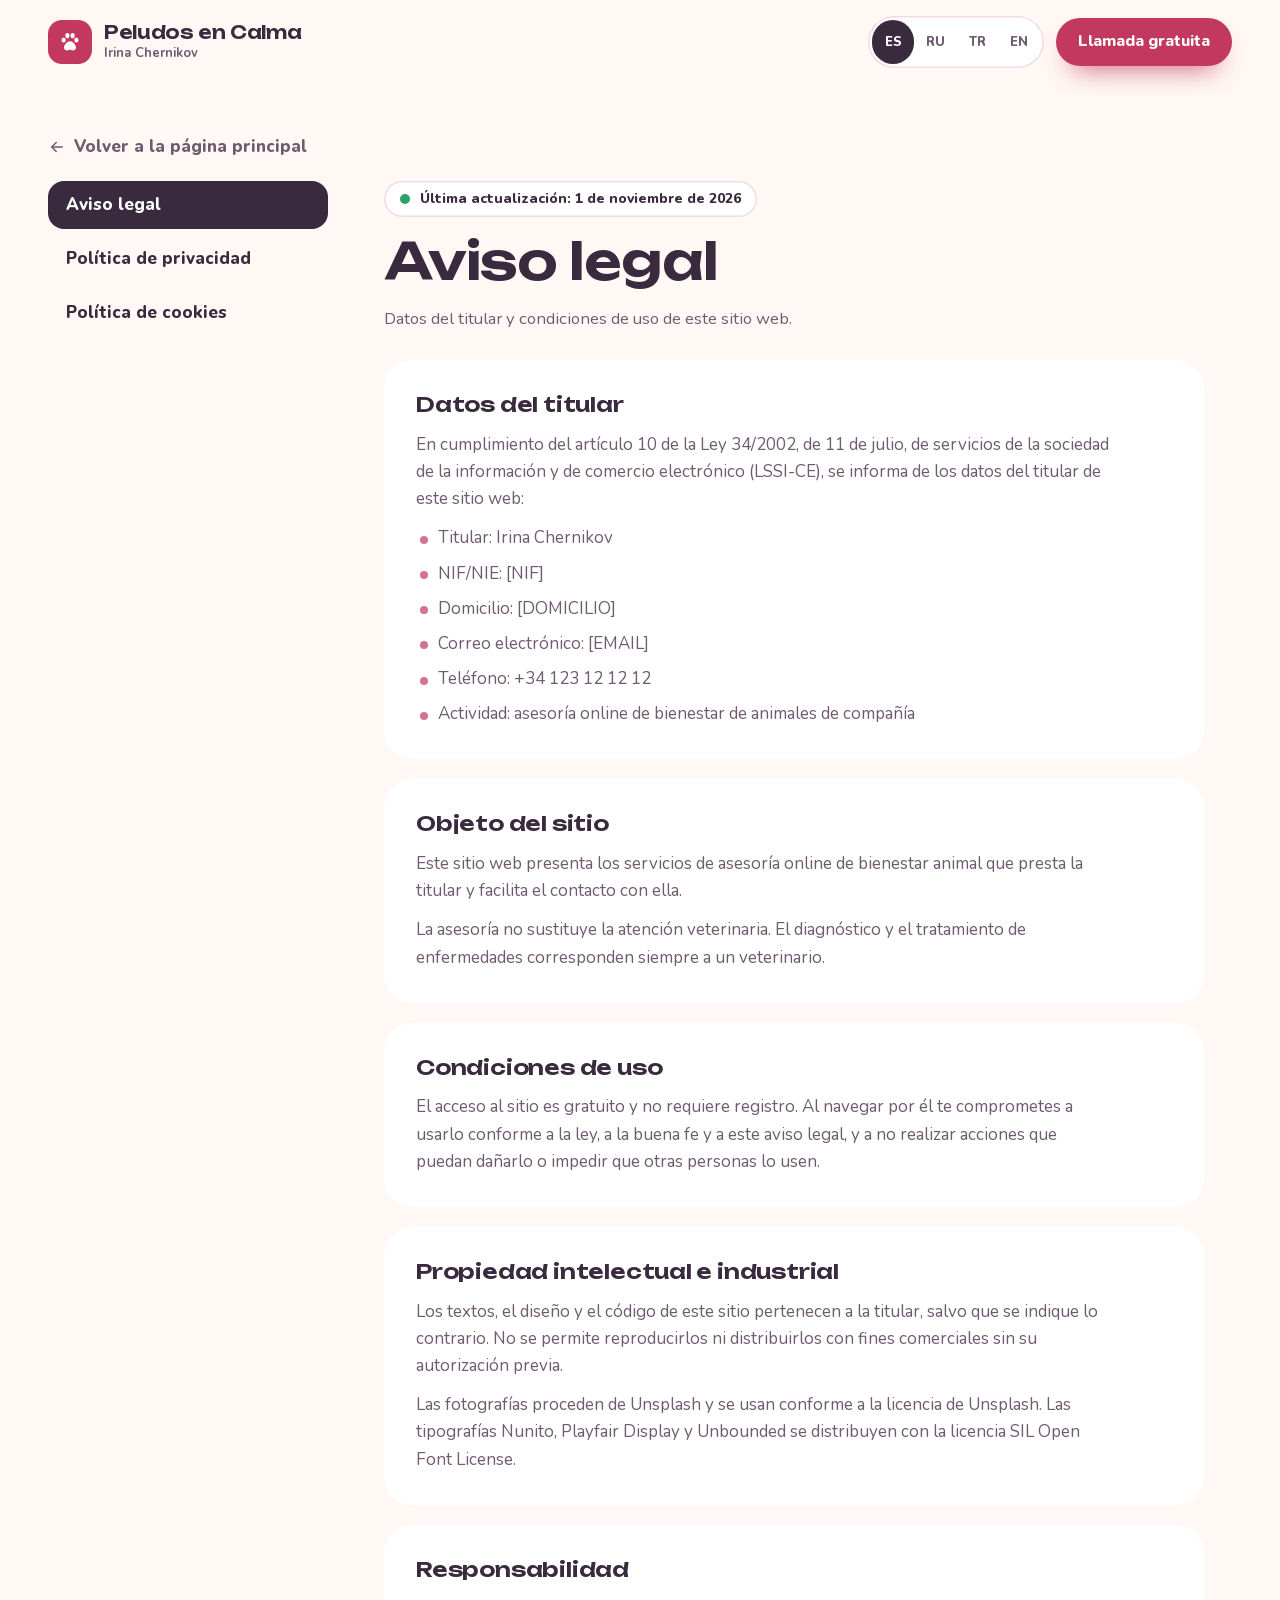
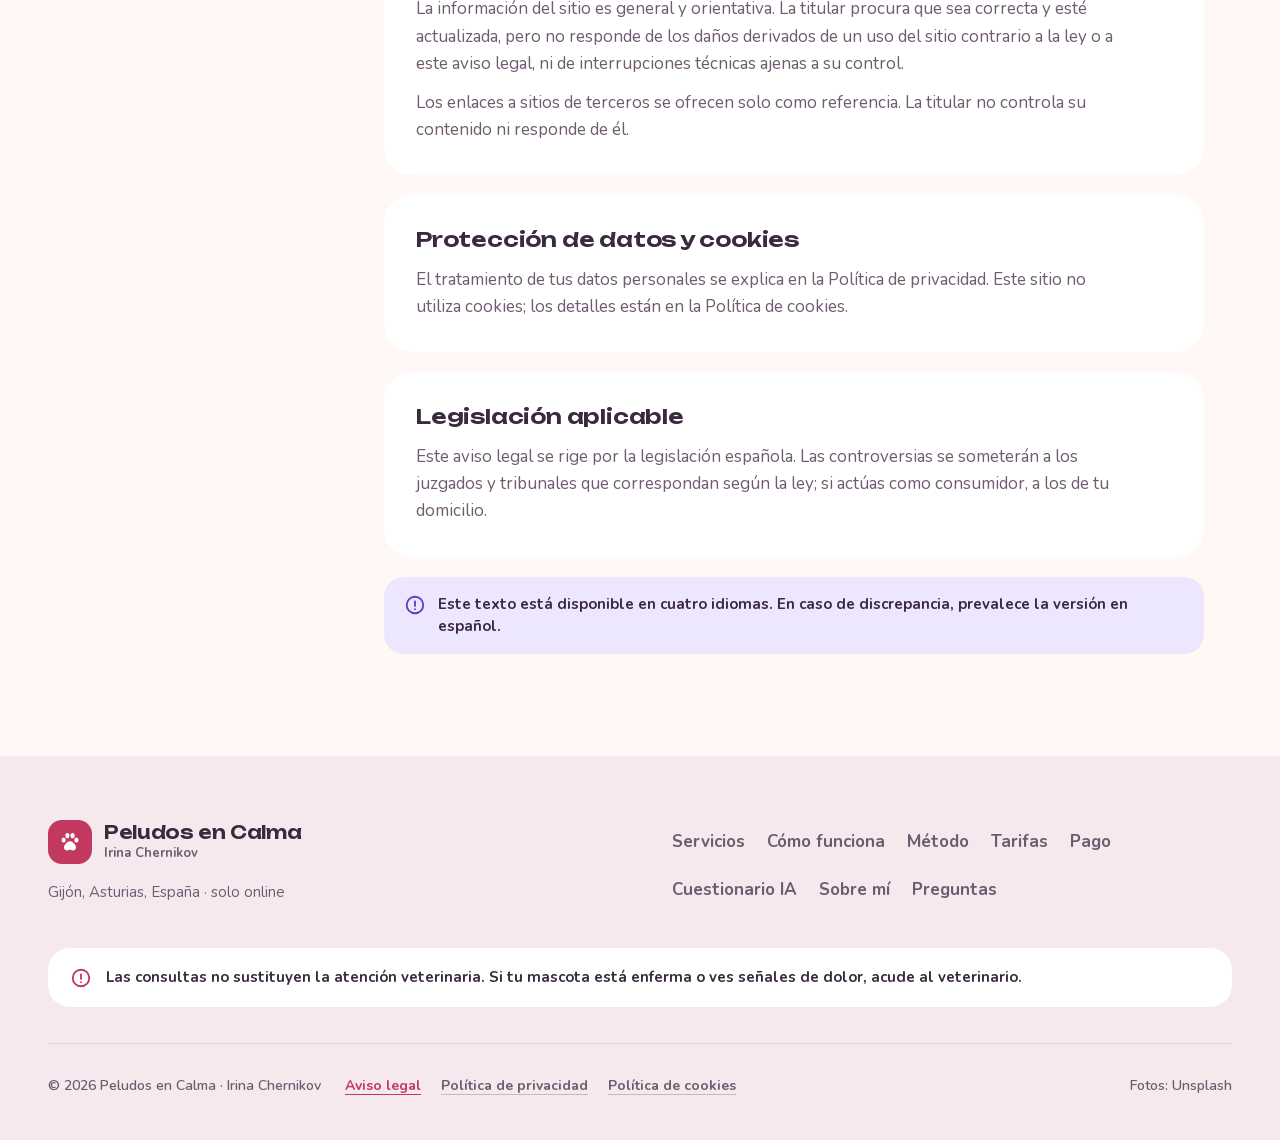
<file: site/aviso-legal.html>
<!doctype html>
<html lang="es">
<head>
<meta charset="utf-8">
<meta name="viewport" content="width=device-width, initial-scale=1, viewport-fit=cover">
<title data-i18n="doc.metaTitle">Aviso legal · Peludos en Calma</title>
<meta name="description" content="Datos del titular y condiciones de uso de este sitio web." data-i18n-attr="content:doc.desc">
<meta name="theme-color" content="#FFF8F5">
<link rel="canonical" href="https://peludos-en-calma.github.io/aviso-legal.html">
<link rel="alternate" hreflang="es" href="https://peludos-en-calma.github.io/aviso-legal.html">
<link rel="alternate" hreflang="ru" href="https://peludos-en-calma.github.io/aviso-legal.html?lang=ru">
<link rel="alternate" hreflang="tr" href="https://peludos-en-calma.github.io/aviso-legal.html?lang=tr">
<link rel="alternate" hreflang="en" href="https://peludos-en-calma.github.io/aviso-legal.html?lang=en">
<link rel="alternate" hreflang="x-default" href="https://peludos-en-calma.github.io/aviso-legal.html">
<link rel="icon" href="img/favicon.svg" type="image/svg+xml">

<style>
@font-face {
  font-family: 'Nunito';
  font-style: normal;
  font-weight: 400;
  font-display: swap;
  src: url(fonts/Nunito-normal-cyrillic-ext.woff2) format('woff2');
  unicode-range: U+0460-052F, U+1C80-1C8A, U+20B4, U+2DE0-2DFF, U+A640-A69F, U+FE2E-FE2F;
}
@font-face {
  font-family: 'Nunito';
  font-style: normal;
  font-weight: 400;
  font-display: swap;
  src: url(fonts/Nunito-normal-cyrillic.woff2) format('woff2');
  unicode-range: U+0301, U+0400-045F, U+0490-0491, U+04B0-04B1, U+2116;
}
@font-face {
  font-family: 'Nunito';
  font-style: normal;
  font-weight: 400;
  font-display: swap;
  src: url(fonts/Nunito-normal-latin-ext.woff2) format('woff2');
  unicode-range: U+0100-02BA, U+02BD-02C5, U+02C7-02CC, U+02CE-02D7, U+02DD-02FF, U+0304, U+0308, U+0329, U+1D00-1DBF, U+1E00-1E9F, U+1EF2-1EFF, U+2020, U+20A0-20AB, U+20AD-20C4, U+2113, U+2C60-2C7F, U+A720-A7FF;
}
@font-face {
  font-family: 'Nunito';
  font-style: normal;
  font-weight: 400;
  font-display: swap;
  src: url(fonts/Nunito-normal-latin.woff2) format('woff2');
  unicode-range: U+0000-00FF, U+0131, U+0152-0153, U+02BB-02BC, U+02C6, U+02DA, U+02DC, U+0304, U+0308, U+0329, U+2000-206F, U+20AC, U+2122, U+2191, U+2193, U+2212, U+2215, U+FEFF, U+FFFD;
}
@font-face {
  font-family: 'Nunito';
  font-style: normal;
  font-weight: 600;
  font-display: swap;
  src: url(fonts/Nunito-normal-cyrillic-ext.woff2) format('woff2');
  unicode-range: U+0460-052F, U+1C80-1C8A, U+20B4, U+2DE0-2DFF, U+A640-A69F, U+FE2E-FE2F;
}
@font-face {
  font-family: 'Nunito';
  font-style: normal;
  font-weight: 600;
  font-display: swap;
  src: url(fonts/Nunito-normal-cyrillic.woff2) format('woff2');
  unicode-range: U+0301, U+0400-045F, U+0490-0491, U+04B0-04B1, U+2116;
}
@font-face {
  font-family: 'Nunito';
  font-style: normal;
  font-weight: 600;
  font-display: swap;
  src: url(fonts/Nunito-normal-latin-ext.woff2) format('woff2');
  unicode-range: U+0100-02BA, U+02BD-02C5, U+02C7-02CC, U+02CE-02D7, U+02DD-02FF, U+0304, U+0308, U+0329, U+1D00-1DBF, U+1E00-1E9F, U+1EF2-1EFF, U+2020, U+20A0-20AB, U+20AD-20C4, U+2113, U+2C60-2C7F, U+A720-A7FF;
}
@font-face {
  font-family: 'Nunito';
  font-style: normal;
  font-weight: 600;
  font-display: swap;
  src: url(fonts/Nunito-normal-latin.woff2) format('woff2');
  unicode-range: U+0000-00FF, U+0131, U+0152-0153, U+02BB-02BC, U+02C6, U+02DA, U+02DC, U+0304, U+0308, U+0329, U+2000-206F, U+20AC, U+2122, U+2191, U+2193, U+2212, U+2215, U+FEFF, U+FFFD;
}
@font-face {
  font-family: 'Nunito';
  font-style: normal;
  font-weight: 700;
  font-display: swap;
  src: url(fonts/Nunito-normal-cyrillic-ext.woff2) format('woff2');
  unicode-range: U+0460-052F, U+1C80-1C8A, U+20B4, U+2DE0-2DFF, U+A640-A69F, U+FE2E-FE2F;
}
@font-face {
  font-family: 'Nunito';
  font-style: normal;
  font-weight: 700;
  font-display: swap;
  src: url(fonts/Nunito-normal-cyrillic.woff2) format('woff2');
  unicode-range: U+0301, U+0400-045F, U+0490-0491, U+04B0-04B1, U+2116;
}
@font-face {
  font-family: 'Nunito';
  font-style: normal;
  font-weight: 700;
  font-display: swap;
  src: url(fonts/Nunito-normal-latin-ext.woff2) format('woff2');
  unicode-range: U+0100-02BA, U+02BD-02C5, U+02C7-02CC, U+02CE-02D7, U+02DD-02FF, U+0304, U+0308, U+0329, U+1D00-1DBF, U+1E00-1E9F, U+1EF2-1EFF, U+2020, U+20A0-20AB, U+20AD-20C4, U+2113, U+2C60-2C7F, U+A720-A7FF;
}
@font-face {
  font-family: 'Nunito';
  font-style: normal;
  font-weight: 700;
  font-display: swap;
  src: url(fonts/Nunito-normal-latin.woff2) format('woff2');
  unicode-range: U+0000-00FF, U+0131, U+0152-0153, U+02BB-02BC, U+02C6, U+02DA, U+02DC, U+0304, U+0308, U+0329, U+2000-206F, U+20AC, U+2122, U+2191, U+2193, U+2212, U+2215, U+FEFF, U+FFFD;
}
@font-face {
  font-family: 'Nunito';
  font-style: normal;
  font-weight: 800;
  font-display: swap;
  src: url(fonts/Nunito-normal-cyrillic-ext.woff2) format('woff2');
  unicode-range: U+0460-052F, U+1C80-1C8A, U+20B4, U+2DE0-2DFF, U+A640-A69F, U+FE2E-FE2F;
}
@font-face {
  font-family: 'Nunito';
  font-style: normal;
  font-weight: 800;
  font-display: swap;
  src: url(fonts/Nunito-normal-cyrillic.woff2) format('woff2');
  unicode-range: U+0301, U+0400-045F, U+0490-0491, U+04B0-04B1, U+2116;
}
@font-face {
  font-family: 'Nunito';
  font-style: normal;
  font-weight: 800;
  font-display: swap;
  src: url(fonts/Nunito-normal-latin-ext.woff2) format('woff2');
  unicode-range: U+0100-02BA, U+02BD-02C5, U+02C7-02CC, U+02CE-02D7, U+02DD-02FF, U+0304, U+0308, U+0329, U+1D00-1DBF, U+1E00-1E9F, U+1EF2-1EFF, U+2020, U+20A0-20AB, U+20AD-20C4, U+2113, U+2C60-2C7F, U+A720-A7FF;
}
@font-face {
  font-family: 'Nunito';
  font-style: normal;
  font-weight: 800;
  font-display: swap;
  src: url(fonts/Nunito-normal-latin.woff2) format('woff2');
  unicode-range: U+0000-00FF, U+0131, U+0152-0153, U+02BB-02BC, U+02C6, U+02DA, U+02DC, U+0304, U+0308, U+0329, U+2000-206F, U+20AC, U+2122, U+2191, U+2193, U+2212, U+2215, U+FEFF, U+FFFD;
}
@font-face {
  font-family: 'Playfair Display';
  font-style: italic;
  font-weight: 500;
  font-display: swap;
  src: url(fonts/PlayfairDisplay-italic-cyrillic.woff2) format('woff2');
  unicode-range: U+0301, U+0400-045F, U+0490-0491, U+04B0-04B1, U+2116;
}
@font-face {
  font-family: 'Playfair Display';
  font-style: italic;
  font-weight: 500;
  font-display: swap;
  src: url(fonts/PlayfairDisplay-italic-latin-ext.woff2) format('woff2');
  unicode-range: U+0100-02BA, U+02BD-02C5, U+02C7-02CC, U+02CE-02D7, U+02DD-02FF, U+0304, U+0308, U+0329, U+1D00-1DBF, U+1E00-1E9F, U+1EF2-1EFF, U+2020, U+20A0-20AB, U+20AD-20C4, U+2113, U+2C60-2C7F, U+A720-A7FF;
}
@font-face {
  font-family: 'Playfair Display';
  font-style: italic;
  font-weight: 500;
  font-display: swap;
  src: url(fonts/PlayfairDisplay-italic-latin.woff2) format('woff2');
  unicode-range: U+0000-00FF, U+0131, U+0152-0153, U+02BB-02BC, U+02C6, U+02DA, U+02DC, U+0304, U+0308, U+0329, U+2000-206F, U+20AC, U+2122, U+2191, U+2193, U+2212, U+2215, U+FEFF, U+FFFD;
}
@font-face {
  font-family: 'Playfair Display';
  font-style: italic;
  font-weight: 600;
  font-display: swap;
  src: url(fonts/PlayfairDisplay-italic-cyrillic.woff2) format('woff2');
  unicode-range: U+0301, U+0400-045F, U+0490-0491, U+04B0-04B1, U+2116;
}
@font-face {
  font-family: 'Playfair Display';
  font-style: italic;
  font-weight: 600;
  font-display: swap;
  src: url(fonts/PlayfairDisplay-italic-latin-ext.woff2) format('woff2');
  unicode-range: U+0100-02BA, U+02BD-02C5, U+02C7-02CC, U+02CE-02D7, U+02DD-02FF, U+0304, U+0308, U+0329, U+1D00-1DBF, U+1E00-1E9F, U+1EF2-1EFF, U+2020, U+20A0-20AB, U+20AD-20C4, U+2113, U+2C60-2C7F, U+A720-A7FF;
}
@font-face {
  font-family: 'Playfair Display';
  font-style: italic;
  font-weight: 600;
  font-display: swap;
  src: url(fonts/PlayfairDisplay-italic-latin.woff2) format('woff2');
  unicode-range: U+0000-00FF, U+0131, U+0152-0153, U+02BB-02BC, U+02C6, U+02DA, U+02DC, U+0304, U+0308, U+0329, U+2000-206F, U+20AC, U+2122, U+2191, U+2193, U+2212, U+2215, U+FEFF, U+FFFD;
}
@font-face {
  font-family: 'Unbounded';
  font-style: normal;
  font-weight: 400;
  font-display: swap;
  src: url(fonts/Unbounded-normal-cyrillic-ext.woff2) format('woff2');
  unicode-range: U+0460-052F, U+1C80-1C8A, U+20B4, U+2DE0-2DFF, U+A640-A69F, U+FE2E-FE2F;
}
@font-face {
  font-family: 'Unbounded';
  font-style: normal;
  font-weight: 400;
  font-display: swap;
  src: url(fonts/Unbounded-normal-cyrillic.woff2) format('woff2');
  unicode-range: U+0301, U+0400-045F, U+0490-0491, U+04B0-04B1, U+2116;
}
@font-face {
  font-family: 'Unbounded';
  font-style: normal;
  font-weight: 400;
  font-display: swap;
  src: url(fonts/Unbounded-normal-latin-ext.woff2) format('woff2');
  unicode-range: U+0100-02BA, U+02BD-02C5, U+02C7-02CC, U+02CE-02D7, U+02DD-02FF, U+0304, U+0308, U+0329, U+1D00-1DBF, U+1E00-1E9F, U+1EF2-1EFF, U+2020, U+20A0-20AB, U+20AD-20C4, U+2113, U+2C60-2C7F, U+A720-A7FF;
}
@font-face {
  font-family: 'Unbounded';
  font-style: normal;
  font-weight: 400;
  font-display: swap;
  src: url(fonts/Unbounded-normal-latin.woff2) format('woff2');
  unicode-range: U+0000-00FF, U+0131, U+0152-0153, U+02BB-02BC, U+02C6, U+02DA, U+02DC, U+0304, U+0308, U+0329, U+2000-206F, U+20AC, U+2122, U+2191, U+2193, U+2212, U+2215, U+FEFF, U+FFFD;
}
@font-face {
  font-family: 'Unbounded';
  font-style: normal;
  font-weight: 500;
  font-display: swap;
  src: url(fonts/Unbounded-normal-cyrillic-ext.woff2) format('woff2');
  unicode-range: U+0460-052F, U+1C80-1C8A, U+20B4, U+2DE0-2DFF, U+A640-A69F, U+FE2E-FE2F;
}
@font-face {
  font-family: 'Unbounded';
  font-style: normal;
  font-weight: 500;
  font-display: swap;
  src: url(fonts/Unbounded-normal-cyrillic.woff2) format('woff2');
  unicode-range: U+0301, U+0400-045F, U+0490-0491, U+04B0-04B1, U+2116;
}
@font-face {
  font-family: 'Unbounded';
  font-style: normal;
  font-weight: 500;
  font-display: swap;
  src: url(fonts/Unbounded-normal-latin-ext.woff2) format('woff2');
  unicode-range: U+0100-02BA, U+02BD-02C5, U+02C7-02CC, U+02CE-02D7, U+02DD-02FF, U+0304, U+0308, U+0329, U+1D00-1DBF, U+1E00-1E9F, U+1EF2-1EFF, U+2020, U+20A0-20AB, U+20AD-20C4, U+2113, U+2C60-2C7F, U+A720-A7FF;
}
@font-face {
  font-family: 'Unbounded';
  font-style: normal;
  font-weight: 500;
  font-display: swap;
  src: url(fonts/Unbounded-normal-latin.woff2) format('woff2');
  unicode-range: U+0000-00FF, U+0131, U+0152-0153, U+02BB-02BC, U+02C6, U+02DA, U+02DC, U+0304, U+0308, U+0329, U+2000-206F, U+20AC, U+2122, U+2191, U+2193, U+2212, U+2215, U+FEFF, U+FFFD;
}
@font-face {
  font-family: 'Unbounded';
  font-style: normal;
  font-weight: 600;
  font-display: swap;
  src: url(fonts/Unbounded-normal-cyrillic-ext.woff2) format('woff2');
  unicode-range: U+0460-052F, U+1C80-1C8A, U+20B4, U+2DE0-2DFF, U+A640-A69F, U+FE2E-FE2F;
}
@font-face {
  font-family: 'Unbounded';
  font-style: normal;
  font-weight: 600;
  font-display: swap;
  src: url(fonts/Unbounded-normal-cyrillic.woff2) format('woff2');
  unicode-range: U+0301, U+0400-045F, U+0490-0491, U+04B0-04B1, U+2116;
}
@font-face {
  font-family: 'Unbounded';
  font-style: normal;
  font-weight: 600;
  font-display: swap;
  src: url(fonts/Unbounded-normal-latin-ext.woff2) format('woff2');
  unicode-range: U+0100-02BA, U+02BD-02C5, U+02C7-02CC, U+02CE-02D7, U+02DD-02FF, U+0304, U+0308, U+0329, U+1D00-1DBF, U+1E00-1E9F, U+1EF2-1EFF, U+2020, U+20A0-20AB, U+20AD-20C4, U+2113, U+2C60-2C7F, U+A720-A7FF;
}
@font-face {
  font-family: 'Unbounded';
  font-style: normal;
  font-weight: 600;
  font-display: swap;
  src: url(fonts/Unbounded-normal-latin.woff2) format('woff2');
  unicode-range: U+0000-00FF, U+0131, U+0152-0153, U+02BB-02BC, U+02C6, U+02DA, U+02DC, U+0304, U+0308, U+0329, U+2000-206F, U+20AC, U+2122, U+2191, U+2193, U+2212, U+2215, U+FEFF, U+FFFD;
}

/* Layout: one column of rounded pastel "rooms" on a warm blush ground; white bands alternate with tinted cards, content max 1280px */
:root{
  --bg:#FFF8F5; --surface:#FFFFFF; --ink:#3A2A3E; --soft:#6E5B70; --line:#F0DCE2;
  --accent:#C2385F; --accent-ink:#A12C4E;
  --blush:#FCE1E4; --peach:#FFE8D6; --lilac:#ECE6FF; --mint:#DDF3EA; --butter:#FFF3C9; --rose-soft:#FFF4F1; --mist:#F6E9EE;
  --violet:#5A3FC4; --violet-soft:#7158D8; --forest:#1F6B4C; --mint-ink:#3F5A4E; --ok:#2E9E6B; --soon:#E0A100;
  --f-display:'Unbounded','Nunito',system-ui,-apple-system,'Segoe UI',sans-serif;
  --f-body:'Nunito',system-ui,-apple-system,'Segoe UI',Roboto,sans-serif;
  --f-accent:'Playfair Display',Georgia,'Times New Roman',serif;
  --ease:cubic-bezier(.2,.8,.2,1); --spring:cubic-bezier(.34,1.56,.64,1);
  --shadow:0 30px 60px -32px rgba(58,42,62,.42);
  color-scheme:light;
}
*,*::before,*::after{box-sizing:border-box}
html{scroll-behavior:smooth;-webkit-text-size-adjust:100%;scroll-padding-top:calc(84px + env(safe-area-inset-top,0px))}
body{margin:0;background:var(--bg);color:var(--ink);font-family:var(--f-body);font-size:17px;line-height:1.6;-webkit-font-smoothing:antialiased;overflow-x:clip}
body::before{content:"";position:fixed;inset:0 0 auto;height:env(safe-area-inset-top,0px);z-index:60;background:var(--bg)}
img{display:block;max-width:100%;height:auto}
h1,h2,h3,p,ul,dl,dd{margin:0}
h1,h2,h3{text-wrap:balance}
ul{padding:0;list-style:none}
button,input{font:inherit;color:inherit}
button{cursor:pointer}
a{color:var(--accent)}
a:hover{color:var(--accent-ink)}
:focus-visible{outline:3px solid var(--accent);outline-offset:3px}
[hidden]{display:none!important}
.sr-only{position:absolute;width:1px;height:1px;padding:0;margin:-1px;overflow:hidden;clip:rect(0,0,0,0);white-space:nowrap;border:0}
.ic{width:1em;height:1em;fill:none;stroke:currentColor;stroke-width:2;stroke-linecap:round;stroke-linejoin:round;flex:none}
.icf{width:1em;height:1em;fill:currentColor;flex:none}

.wrap{width:100%;max-width:1280px;margin-inline:auto;padding-left:max(clamp(16px,4vw,48px),env(safe-area-inset-left,0px));padding-right:max(clamp(16px,4vw,48px),env(safe-area-inset-right,0px))}
.disp{font-family:var(--f-display);font-weight:600;letter-spacing:-.02em}
.mark{font-family:var(--f-accent);font-style:italic;font-weight:600;letter-spacing:0;color:var(--accent)}
.h2{font-family:var(--f-display);font-weight:600;letter-spacing:-.02em;font-size:clamp(30px,3.4vw,46px);line-height:1.12}
.lead{font-size:clamp(16px,1.3vw,18px);line-height:1.6;color:var(--soft);max-width:62ch}
.kicker{display:inline-flex;align-items:center;gap:8px;font-weight:800;font-size:14px;letter-spacing:.08em;text-transform:uppercase}
.kicker .icf{color:var(--accent);font-size:18px}
.sec-head{display:flex;flex-wrap:wrap;align-items:flex-end;justify-content:space-between;gap:24px}
.sec-head>div{display:flex;flex-direction:column;gap:16px;max-width:700px;min-width:0}
.band{background:var(--surface)}
.sec{padding-block:clamp(64px,8vw,104px)}
.stack{display:flex;flex-direction:column;gap:40px}

.skip{position:absolute;left:12px;top:-80px;z-index:100;background:var(--ink);color:#fff;padding:10px 16px;border-radius:12px;font-weight:800;text-decoration:none}
.skip:focus{top:calc(12px + env(safe-area-inset-top,0px));color:#fff}
.progress{position:fixed;left:0;right:0;top:env(safe-area-inset-top,0px);height:3px;z-index:70;pointer-events:none}
.progress span{display:block;height:100%;background:var(--accent);transform-origin:left;transform:scaleX(0)}

/* buttons & controls */
.btn{display:inline-flex;align-items:center;justify-content:center;gap:10px;min-height:52px;padding:0 26px;border-radius:999px;border:0;font-weight:800;font-size:16px;line-height:1.1;text-decoration:none;text-align:center;transition:transform .3s var(--spring),box-shadow .3s,background-color .3s,color .3s}
.btn:hover{transform:translateY(-3px)}
.btn:active{transform:translateY(0) scale(.97)}
.btn .ic{font-size:20px;transition:transform .3s var(--ease)}
.btn:hover .ic.arr,.more:hover .ic.arr{transform:translateX(5px)}
.btn-accent{background:var(--accent);color:#fff;box-shadow:0 14px 28px -14px var(--accent)}
.btn-accent:hover{background:var(--accent-ink);color:#fff;box-shadow:0 20px 34px -14px var(--accent)}
.btn-soft{background:var(--surface);color:var(--ink);box-shadow:inset 0 0 0 2px var(--line)}
.btn-soft:hover{color:var(--ink);box-shadow:inset 0 0 0 2px var(--accent)}
.btn-ink{background:var(--ink);color:#fff}
.btn-ink:hover{background:#251A28;color:#fff}
.btn[aria-disabled="true"]{opacity:.55;cursor:default;transform:none;box-shadow:none}
.more{display:inline-flex;align-items:center;gap:8px;min-height:44px;font-weight:800;color:var(--ink);text-decoration:none}
.more:hover{color:var(--accent)}
.icon-btn{position:relative;width:48px;height:48px;border-radius:50%;border:0;background:var(--surface);color:var(--ink);display:grid;place-items:center;box-shadow:inset 0 0 0 1.5px var(--line);transition:transform .3s var(--spring),color .3s;flex:none}
.icon-btn:hover{transform:scale(1.08);color:var(--accent)}
.icon-btn .ic{font-size:22px}
.seg{display:inline-flex;padding:4px;border-radius:999px;background:var(--surface);box-shadow:inset 0 0 0 1.5px var(--line)}
.seg button{display:grid;place-items:center;min-width:42px;min-height:44px;padding:0;border:0;border-radius:999px;background:transparent;font-weight:800;font-size:13px;color:var(--soft);transition:background-color .25s,color .25s}
.seg button:hover{color:var(--ink);background:var(--blush)}
.seg button.on{background:var(--ink);color:#fff;animation:pop .4s var(--spring)}
.chip{display:inline-flex;align-items:center;min-height:44px;padding:0 18px;border-radius:999px;border:0;background:var(--surface);color:var(--ink);font-weight:700;font-size:15px;box-shadow:inset 0 0 0 1.5px #EBD8DE;transition:background-color .25s,color .25s,transform .3s var(--spring),box-shadow .25s}
.chip:hover{transform:translateY(-2px);box-shadow:inset 0 0 0 1.5px var(--accent)}
.chip.on{background:var(--ink);color:#fff;box-shadow:none}
.price{display:inline-flex;align-items:center;min-height:36px;padding:0 14px;border-radius:999px;background:var(--surface);font-family:var(--f-display);font-weight:600;font-size:15px;letter-spacing:-.01em;white-space:nowrap;font-variant-numeric:tabular-nums}
.meta{display:inline-flex;align-items:center;gap:8px;font-size:14px;font-weight:800;color:var(--soft)}
.meta .ic{font-size:18px}
.pulse-dot{display:inline-block;width:10px;height:10px;border-radius:50%;background:var(--ok);flex:none;animation:pulse 1.8s ease-out infinite}
.pulse-dot.soon{background:var(--soon);animation-name:pulse-soon}
.badge{align-self:flex-start;display:inline-flex;align-items:center;gap:10px;padding:9px 16px;border-radius:999px;background:var(--surface);box-shadow:inset 0 0 0 1.5px var(--line);font-weight:800;font-size:14px;line-height:1.3}

/* header */
.hdr{position:sticky;top:env(safe-area-inset-top,0px);z-index:50;background:rgba(255,248,245,.86);-webkit-backdrop-filter:blur(14px);backdrop-filter:blur(14px);border-bottom:1px solid transparent;transition:border-color .3s,box-shadow .3s}
.hdr.scrolled{border-color:rgba(58,42,62,.07);box-shadow:0 10px 30px -24px rgba(58,42,62,.4)}
.hdr-in{display:flex;align-items:center;gap:20px;min-height:84px;transition:min-height .35s var(--ease)}
.hdr.scrolled .hdr-in{min-height:68px}
.logo{display:flex;align-items:center;gap:12px;text-decoration:none;color:var(--ink);flex:none}
.logo:hover{color:var(--ink)}
.logo:hover .logo-mark{animation:wiggle .6s ease}
.logo-mark{width:44px;height:44px;border-radius:14px;background:var(--accent);color:#fff;display:grid;place-items:center;font-size:24px}
.logo-txt{display:flex;flex-direction:column;gap:3px;line-height:1.1}
.logo-txt b{font-family:var(--f-display);font-weight:600;font-size:18px;letter-spacing:-.02em}
.logo-txt small{font-size:13px;font-weight:700;color:var(--soft)}
.nav{display:flex;gap:22px;margin-left:16px}
.nav a{position:relative;padding:12px 2px;color:var(--ink);text-decoration:none;font-weight:700;font-size:15px;white-space:nowrap}
.nav a::after{content:"";position:absolute;left:0;right:0;bottom:6px;height:3px;border-radius:3px;background:var(--accent);transform:scaleX(0);transform-origin:left;transition:transform .35s var(--ease)}
.nav a:hover::after,.nav a.active::after{transform:scaleX(1)}
.hdr-actions{margin-left:auto;display:flex;align-items:center;gap:12px}
.burger{display:none}
@media (max-width:1240px){.nav{display:none}.burger{display:grid}}
@media (max-width:640px){.hdr .seg,.hdr-cta{display:none}.logo-txt b{font-size:16px}}

/* drawer */
.drawer{position:fixed;inset:0;z-index:80;background:rgba(58,42,62,.32);-webkit-backdrop-filter:blur(4px);backdrop-filter:blur(4px);opacity:0;transition:opacity .3s}
.drawer.open{opacity:1}
.drawer-panel{position:absolute;top:0;right:0;bottom:0;width:min(420px,100%);background:var(--bg);padding:calc(16px + env(safe-area-inset-top,0px)) max(20px,env(safe-area-inset-right,0px)) calc(24px + env(safe-area-inset-bottom,0px)) 24px;display:flex;flex-direction:column;gap:22px;overflow-y:auto;transform:translateX(100%);transition:transform .45s var(--ease)}
.drawer.open .drawer-panel{transform:none}
.drawer-top{display:flex;align-items:center;justify-content:space-between}
.drawer-nav{display:flex;flex-direction:column}
.drawer-nav a{display:block;padding:14px 0;border-bottom:1px solid var(--line);font-family:var(--f-display);font-weight:500;font-size:21px;letter-spacing:-.01em;color:var(--ink);text-decoration:none}
.drawer-nav a:hover{color:var(--accent)}

/* footer */
.ftr{background:var(--mist);padding-block:64px calc(32px + env(safe-area-inset-bottom,0px))}
.ftr-top{display:flex;flex-wrap:wrap;gap:32px;justify-content:space-between;align-items:flex-start}
.ftr-brand{flex:1 1 320px;max-width:460px;display:flex;flex-direction:column;gap:16px}
.ftr-brand p{font-size:15px;color:var(--soft)}
.ftr-nav{display:flex;flex-wrap:wrap;gap:4px 22px;max-width:560px}
.ftr-nav a{display:inline-flex;align-items:center;min-height:44px;font-weight:700;color:var(--soft);text-decoration:none}
.ftr-nav a:hover{color:var(--accent)}
.disclaimer{display:flex;gap:14px;align-items:flex-start;padding:18px 22px;border-radius:22px;background:var(--surface);font-size:15px;line-height:1.55;font-weight:700}
.disclaimer .ic{font-size:22px;color:var(--accent);margin-top:1px}
.ftr-bottom{display:flex;flex-wrap:wrap;justify-content:space-between;align-items:center;gap:4px 24px;padding-top:20px;border-top:1px solid rgba(58,42,62,.1);font-size:14px;font-weight:600;color:var(--soft)}
.ftr-legal{display:flex;flex-wrap:wrap;gap:0 20px;flex:1 1 360px}
.ftr-legal a{display:inline-flex;align-items:center;min-height:44px;color:var(--soft);font-weight:700;text-decoration:underline;text-decoration-color:rgba(110,91,112,.35);text-underline-offset:4px}
.ftr-legal a:hover,.ftr-legal a[aria-current="page"]{color:var(--accent);text-decoration-color:currentColor}

/* motion */
@keyframes floaty{0%,100%{transform:translateY(0)}50%{transform:translateY(-14px)}}
@keyframes blob{0%,100%{border-radius:42% 58% 63% 37%/41% 44% 56% 59%}33%{border-radius:63% 37% 38% 62%/55% 38% 62% 45%}66%{border-radius:38% 62% 52% 48%/62% 55% 45% 38%}}
@keyframes spin{to{transform:rotate(360deg)}}
@keyframes marquee{to{transform:translateX(-50%)}}
@keyframes rise{from{opacity:0;transform:translateY(36px)}to{opacity:1;transform:none}}
@keyframes wordIn{from{opacity:0;transform:translateY(.6em) rotate(4deg)}to{opacity:1;transform:none}}
@keyframes popIn{from{opacity:0;transform:scale(.6)}to{opacity:1;transform:none}}
@keyframes pulse{0%{box-shadow:0 0 0 0 rgba(46,158,107,.55)}100%{box-shadow:0 0 0 12px rgba(46,158,107,0)}}
@keyframes pulse-soon{0%{box-shadow:0 0 0 0 rgba(224,161,0,.5)}100%{box-shadow:0 0 0 12px rgba(224,161,0,0)}}
@keyframes ring{0%{box-shadow:0 0 0 0 rgba(194,56,95,.45)}100%{box-shadow:0 0 0 14px rgba(194,56,95,0)}}
@keyframes draw{from{stroke-dashoffset:420}to{stroke-dashoffset:0}}
@keyframes paw{0%,100%{opacity:.18;transform:scale(.8)}18%,42%{opacity:1;transform:scale(1)}}
@keyframes wiggle{0%,100%{transform:rotate(0)}25%{transform:rotate(-10deg)}75%{transform:rotate(10deg)}}
@keyframes pop{0%{transform:scale(1)}40%{transform:scale(1.18)}100%{transform:scale(1)}}
@keyframes fitpop{0%{transform:scale(.97);opacity:.6}100%{transform:none;opacity:1}}
@keyframes heartfly{0%{opacity:0;transform:translateY(0) scale(.5) rotate(-10deg)}20%{opacity:1}100%{opacity:0;transform:translateY(-140px) scale(1.15) rotate(12deg)}}
@keyframes grow{from{transform:scaleX(0)}}
@keyframes panelIn{from{opacity:0;transform:translateY(12px)}to{opacity:1;transform:none}}

body.is-switching main,body.is-switching .nav,body.is-switching .hdr-cta{opacity:0;transition:opacity .18s}
main,.nav,.hdr-cta{transition:opacity .25s}

@media (prefers-reduced-motion:reduce){
  *,*::before,*::after{animation:none!important;transition:none!important}
  html{scroll-behavior:auto}
}

.legal{padding-block:clamp(20px,4vw,40px) clamp(64px,8vw,104px)}
.back{display:inline-flex;align-items:center;gap:8px;min-height:44px;margin-bottom:12px;font-weight:800;color:var(--soft);text-decoration:none}
.back:hover{color:var(--accent)}
.back .ic{font-size:18px;transform:scaleX(-1);transition:transform .3s var(--ease)}
.back:hover .ic{transform:scaleX(-1) translateX(4px)}
.legal-grid{display:flex;flex-wrap:wrap;gap:32px 56px;align-items:flex-start}
.legal-nav{flex:1 1 220px;max-width:280px;position:sticky;top:calc(100px + env(safe-area-inset-top,0px));display:flex;flex-direction:column;gap:6px}
.legal-nav a{display:flex;align-items:center;min-height:48px;padding:0 18px;border-radius:16px;font-weight:800;color:var(--ink);text-decoration:none;transition:background-color .25s,color .25s,transform .3s var(--spring)}
.legal-nav a:hover{background:var(--surface);color:var(--ink);transform:translateX(4px)}
.legal-nav a[aria-current="page"]{background:var(--ink);color:#fff;transform:none}
.legal-body{flex:3 1 560px;min-width:0;max-width:820px;display:flex;flex-direction:column;gap:20px}
.legal-head{display:flex;flex-direction:column;gap:16px;margin-bottom:8px}
.legal-head h1{font-family:var(--f-display);font-weight:600;letter-spacing:-.02em;font-size:clamp(32px,4vw,52px);line-height:1.1}
.legal-sec{background:var(--surface);border-radius:28px;padding:clamp(22px,3vw,32px);display:flex;flex-direction:column;gap:12px}
.legal-sec h2{font-family:var(--f-display);font-weight:600;letter-spacing:-.01em;font-size:clamp(18px,1.6vw,21px);line-height:1.3}
.legal-sec p,.legal-sec li{color:var(--soft);max-width:70ch}
.legal-sec ul{display:flex;flex-direction:column;gap:8px}
.legal-sec li{position:relative;padding-left:22px}
.legal-sec li::before{content:"";position:absolute;left:4px;top:.68em;width:8px;height:8px;border-radius:50%;background:var(--accent);opacity:.7}
.prevails{display:flex;gap:12px;align-items:flex-start;padding:16px 20px;border-radius:20px;background:var(--lilac);font-size:15px;font-weight:700;line-height:1.5}
.prevails .ic{font-size:22px;color:var(--violet);margin-top:1px}
@media (max-width:860px){
  .legal-nav{position:static;max-width:none;flex-basis:100%;flex-direction:row;flex-wrap:wrap}
  .legal-nav a{background:var(--surface);box-shadow:inset 0 0 0 1.5px var(--line)}
}
@media (max-width:640px){.legal-page .hdr .seg{display:inline-flex}}
@media (max-width:440px){.legal-page .logo-txt{display:none}}
.js.intro .legal-nav{animation:rise .8s var(--ease) .05s backwards}
.js.intro .legal-head{animation:rise .8s var(--ease) .12s backwards}
.js.intro .legal-sec{animation:rise .8s var(--ease) calc(.2s + var(--i,0)*70ms) backwards}
</style>
</head>
<body class="legal-page">
<svg width="0" height="0" style="position:absolute" aria-hidden="true">
  <symbol id="i-paw" viewBox="0 0 24 24"><ellipse cx="5.6" cy="10" rx="2.1" ry="2.6"></ellipse><ellipse cx="9.4" cy="5.6" rx="2.1" ry="2.7"></ellipse><ellipse cx="14.6" cy="5.6" rx="2.1" ry="2.7"></ellipse><ellipse cx="18.4" cy="10" rx="2.1" ry="2.6"></ellipse><path d="M12 11.2c-2.7 0-6 3.6-6 6.3 0 1.9 1.4 2.9 3.1 2.9 1.2 0 1.9-.6 2.9-.6s1.7.6 2.9.6c1.7 0 3.1-1 3.1-2.9 0-2.7-3.3-6.3-6-6.3z"></path></symbol>
  <symbol id="i-arrow" viewBox="0 0 24 24"><path d="M5 12h14"></path><path d="M13 6l6 6-6 6"></path></symbol>
  <symbol id="i-info" viewBox="0 0 24 24"><circle cx="12" cy="12" r="9"></circle><path d="M12 8v5"></path><path d="M12 16.5h.01"></path></symbol>
</svg>

<a class="skip" href="#main" data-i18n="skip">Ir al contenido</a>
<div class="progress" aria-hidden="true"><span id="progress"></span></div>

<header class="hdr" id="hdr">
  <div class="wrap hdr-in">
    <a class="logo" href="index.html" data-page aria-label="Peludos en Calma — inicio" data-i18n-attr="aria-label:home">
      <span class="logo-mark"><svg class="icf"><use href="#i-paw"></use></svg></span>
      <span class="logo-txt"><b>Peludos en Calma</b><small>Irina Chernikov</small></span>
    </a>
    <div class="hdr-actions">
      <div class="seg" role="group" aria-label="Idioma" data-i18n-attr="aria-label:langLabel">
        <button type="button" data-lang="es" lang="es" title="Español" aria-pressed="true" class="on">ES</button>
        <button type="button" data-lang="ru" lang="ru" title="Русский" aria-pressed="false">RU</button>
        <button type="button" data-lang="tr" lang="tr" title="Türkçe" aria-pressed="false">TR</button>
        <button type="button" data-lang="en" lang="en" title="English" aria-pressed="false">EN</button>
      </div>
      <a class="btn btn-accent hdr-cta" href="index.html#booking" data-page style="min-height:48px;padding:0 22px" data-i18n="cta">Llamada gratuita</a>
    </div>
  </div>
</header>

<main id="main" class="legal wrap">
  <a class="back" href="index.html" data-page><svg class="ic"><use href="#i-arrow"></use></svg><span data-i18n="back">Volver a la página principal</span></a>
  <div class="legal-grid">
    <nav class="legal-nav" aria-label="Textos legales" data-i18n-attr="aria-label:lgNav">
      <a href="aviso-legal.html" data-page data-doc="aviso" aria-current="page" data-i18n="lgAviso">Aviso legal</a>
      <a href="privacidad.html" data-page data-doc="privacy" data-i18n="lgPrivacy">Política de privacidad</a>
      <a href="cookies.html" data-page data-doc="cookies" data-i18n="lgCookies">Política de cookies</a>
    </nav>
    <article class="legal-body">
      <header class="legal-head">
        <span class="badge"><span class="pulse-dot"></span><span data-i18n="updated">Última actualización: 1 de noviembre de 2026</span></span>
        <h1 data-i18n="doc.title">Aviso legal</h1>
        <p class="lead" data-i18n="doc.desc">Datos del titular y condiciones de uso de este sitio web.</p>
      </header>
      <section class="legal-sec" style="--i:0">
        <h2 data-i18n="doc.blocks.0.h">Datos del titular</h2>
        <p data-i18n="doc.blocks.0.p.0">En cumplimiento del artículo 10 de la Ley 34/2002, de 11 de julio, de servicios de la sociedad de la información y de comercio electrónico (LSSI-CE), se informa de los datos del titular de este sitio web:</p>
        <ul>
          <li data-i18n="doc.blocks.0.li.0">Titular: Irina Chernikov</li>
          <li data-i18n="doc.blocks.0.li.1">NIF/NIE: [NIF]</li>
          <li data-i18n="doc.blocks.0.li.2">Domicilio: [DOMICILIO]</li>
          <li data-i18n="doc.blocks.0.li.3">Correo electrónico: [EMAIL]</li>
          <li data-i18n="doc.blocks.0.li.4">Teléfono: +34 123 12 12 12</li>
          <li data-i18n="doc.blocks.0.li.5">Actividad: asesoría online de bienestar de animales de compañía</li>
        </ul>
      </section>
      <section class="legal-sec" style="--i:1">
        <h2 data-i18n="doc.blocks.1.h">Objeto del sitio</h2>
        <p data-i18n="doc.blocks.1.p.0">Este sitio web presenta los servicios de asesoría online de bienestar animal que presta la titular y facilita el contacto con ella.</p>
        <p data-i18n="doc.blocks.1.p.1">La asesoría no sustituye la atención veterinaria. El diagnóstico y el tratamiento de enfermedades corresponden siempre a un veterinario.</p>
      </section>
      <section class="legal-sec" style="--i:2">
        <h2 data-i18n="doc.blocks.2.h">Condiciones de uso</h2>
        <p data-i18n="doc.blocks.2.p.0">El acceso al sitio es gratuito y no requiere registro. Al navegar por él te comprometes a usarlo conforme a la ley, a la buena fe y a este aviso legal, y a no realizar acciones que puedan dañarlo o impedir que otras personas lo usen.</p>
      </section>
      <section class="legal-sec" style="--i:3">
        <h2 data-i18n="doc.blocks.3.h">Propiedad intelectual e industrial</h2>
        <p data-i18n="doc.blocks.3.p.0">Los textos, el diseño y el código de este sitio pertenecen a la titular, salvo que se indique lo contrario. No se permite reproducirlos ni distribuirlos con fines comerciales sin su autorización previa.</p>
        <p data-i18n="doc.blocks.3.p.1">Las fotografías proceden de Unsplash y se usan conforme a la licencia de Unsplash. Las tipografías Nunito, Playfair Display y Unbounded se distribuyen con la licencia SIL Open Font License.</p>
      </section>
      <section class="legal-sec" style="--i:4">
        <h2 data-i18n="doc.blocks.4.h">Responsabilidad</h2>
        <p data-i18n="doc.blocks.4.p.0">La información del sitio es general y orientativa. La titular procura que sea correcta y esté actualizada, pero no responde de los daños derivados de un uso del sitio contrario a la ley o a este aviso legal, ni de interrupciones técnicas ajenas a su control.</p>
        <p data-i18n="doc.blocks.4.p.1">Los enlaces a sitios de terceros se ofrecen solo como referencia. La titular no controla su contenido ni responde de él.</p>
      </section>
      <section class="legal-sec" style="--i:5">
        <h2 data-i18n="doc.blocks.5.h">Protección de datos y cookies</h2>
        <p data-i18n="doc.blocks.5.p.0">El tratamiento de tus datos personales se explica en la Política de privacidad. Este sitio no utiliza cookies; los detalles están en la Política de cookies.</p>
      </section>
      <section class="legal-sec" style="--i:6">
        <h2 data-i18n="doc.blocks.6.h">Legislación aplicable</h2>
        <p data-i18n="doc.blocks.6.p.0">Este aviso legal se rige por la legislación española. Las controversias se someterán a los juzgados y tribunales que correspondan según la ley; si actúas como consumidor, a los de tu domicilio.</p>
      </section>
      <p class="prevails"><svg class="ic"><use href="#i-info"></use></svg><span data-i18n="prevails">Este texto está disponible en cuatro idiomas. En caso de discrepancia, prevalece la versión en español.</span></p>
    </article>
  </div>
</main>

<footer class="ftr">
  <div class="wrap stack" style="gap:36px">
    <div class="ftr-top">
      <div class="ftr-brand">
        <a class="logo" href="index.html" data-page aria-label="Peludos en Calma — inicio" data-i18n-attr="aria-label:home"><span class="logo-mark"><svg class="icf"><use href="#i-paw"></use></svg></span><span class="logo-txt"><b>Peludos en Calma</b><small>Irina Chernikov</small></span></a>
        <p data-i18n="where">Gijón, Asturias, España · solo online</p>
      </div>
      <nav class="ftr-nav" aria-label="Secciones" data-i18n-attr="aria-label:sections">
        <a href="index.html#services" data-page data-i18n="nav.services">Servicios</a>
        <a href="index.html#how" data-page data-i18n="nav.how">Cómo funciona</a>
        <a href="index.html#approach" data-page data-i18n="nav.approach">Método</a>
        <a href="index.html#prices" data-page data-i18n="nav.prices">Tarifas</a>
        <a href="index.html#payment" data-page data-i18n="nav.payment">Pago</a>
        <a href="index.html#quiz" data-page data-i18n="nav.quiz">Cuestionario IA</a>
        <a href="index.html#about" data-page data-i18n="nav.about">Sobre mí</a>
        <a href="index.html#faq" data-page data-i18n="nav.faq">Preguntas</a>
      </nav>
    </div>
    <p class="disclaimer"><svg class="ic"><use href="#i-info"></use></svg><span data-i18n="disclaimer">Las consultas no sustituyen la atención veterinaria. Si tu mascota está enferma o ves señales de dolor, acude al veterinario.</span></p>
    <div class="ftr-bottom">
      <span>© 2026 Peludos en Calma · Irina Chernikov</span>
      <nav class="ftr-legal" aria-label="Textos legales" data-i18n-attr="aria-label:lgNav"><a href="aviso-legal.html" data-page data-doc="aviso" aria-current="page" data-i18n="lgAviso">Aviso legal</a><a href="privacidad.html" data-page data-doc="privacy" data-i18n="lgPrivacy">Política de privacidad</a><a href="cookies.html" data-page data-doc="cookies" data-i18n="lgCookies">Política de cookies</a></nav>
      <span data-i18n="photos">Fotos: Unsplash</span>
    </div>
  </div>
</footer>

<script id="i18n-data" type="application/json">{"es":{"home":"Peludos en Calma — inicio","langLabel":"Idioma","cta":"Llamada gratuita","skip":"Ir al contenido","where":"Gijón, Asturias, España · solo online","disclaimer":"Las consultas no sustituyen la atención veterinaria. Si tu mascota está enferma o ves señales de dolor, acude al veterinario.","photos":"Fotos: Unsplash","sections":"Secciones","nav":{"services":"Servicios","how":"Cómo funciona","prices":"Tarifas","payment":"Pago","quiz":"Cuestionario IA","about":"Sobre mí","approach":"Método","faq":"Preguntas"},"lgNav":"Textos legales","lgAviso":"Aviso legal","lgPrivacy":"Política de privacidad","lgCookies":"Política de cookies","updated":"Última actualización: 1 de noviembre de 2026","back":"Volver a la página principal","prevails":"Este texto está disponible en cuatro idiomas. En caso de discrepancia, prevalece la versión en español.","doc":{"title":"Aviso legal","desc":"Datos del titular y condiciones de uso de este sitio web.","blocks":[{"h":"Datos del titular","p":["En cumplimiento del artículo 10 de la Ley 34/2002, de 11 de julio, de servicios de la sociedad de la información y de comercio electrónico (LSSI-CE), se informa de los datos del titular de este sitio web:"],"li":["Titular: Irina Chernikov","NIF/NIE: [NIF]","Domicilio: [DOMICILIO]","Correo electrónico: [EMAIL]","Teléfono: +34 123 12 12 12","Actividad: asesoría online de bienestar de animales de compañía"]},{"h":"Objeto del sitio","p":["Este sitio web presenta los servicios de asesoría online de bienestar animal que presta la titular y facilita el contacto con ella.","La asesoría no sustituye la atención veterinaria. El diagnóstico y el tratamiento de enfermedades corresponden siempre a un veterinario."]},{"h":"Condiciones de uso","p":["El acceso al sitio es gratuito y no requiere registro. Al navegar por él te comprometes a usarlo conforme a la ley, a la buena fe y a este aviso legal, y a no realizar acciones que puedan dañarlo o impedir que otras personas lo usen."]},{"h":"Propiedad intelectual e industrial","p":["Los textos, el diseño y el código de este sitio pertenecen a la titular, salvo que se indique lo contrario. No se permite reproducirlos ni distribuirlos con fines comerciales sin su autorización previa.","Las fotografías proceden de Unsplash y se usan conforme a la licencia de Unsplash. Las tipografías Nunito, Playfair Display y Unbounded se distribuyen con la licencia SIL Open Font License."]},{"h":"Responsabilidad","p":["La información del sitio es general y orientativa. La titular procura que sea correcta y esté actualizada, pero no responde de los daños derivados de un uso del sitio contrario a la ley o a este aviso legal, ni de interrupciones técnicas ajenas a su control.","Los enlaces a sitios de terceros se ofrecen solo como referencia. La titular no controla su contenido ni responde de él."]},{"h":"Protección de datos y cookies","p":["El tratamiento de tus datos personales se explica en la Política de privacidad. Este sitio no utiliza cookies; los detalles están en la Política de cookies."]},{"h":"Legislación aplicable","p":["Este aviso legal se rige por la legislación española. Las controversias se someterán a los juzgados y tribunales que correspondan según la ley; si actúas como consumidor, a los de tu domicilio."]}],"metaTitle":"Aviso legal · Peludos en Calma"}},"ru":{"home":"Peludos en Calma — на главную","langLabel":"Язык","cta":"Бесплатный звонок","skip":"Перейти к содержанию","where":"Gijón, Астурия, Испания · только онлайн","disclaimer":"Консультации не заменяют ветеринарную помощь. Если питомец болен или вы видите признаки боли, обратитесь к ветеринару.","photos":"Фотографии: Unsplash","sections":"Разделы","nav":{"services":"Услуги","how":"Как проходит","prices":"Цены","payment":"Оплата","quiz":"Опросник ИИ","about":"Обо мне","approach":"Подход","faq":"Вопросы"},"lgNav":"Правовые документы","lgAviso":"Правовая информация","lgPrivacy":"Политика конфиденциальности","lgCookies":"Политика cookies","updated":"Обновлено: 1 ноября 2026 г.","back":"Вернуться на главную","prevails":"Текст доступен на четырёх языках. При расхождениях действует версия на испанском.","doc":{"title":"Правовая информация","desc":"Сведения о владельце сайта и условия его использования.","blocks":[{"h":"Сведения о владельце сайта","p":["В соответствии со статьёй 10 Закона Испании 34/2002 от 11 июля об услугах информационного общества и электронной торговле (LSSI-CE) сообщаем сведения о владельце сайта:"],"li":["Владелец: Irina Chernikov","NIF/NIE: [NIF]","Адрес: [DOMICILIO]","Электронная почта: [EMAIL]","Телефон: +34 123 12 12 12","Деятельность: онлайн-консультации по благополучию домашних животных"]},{"h":"Назначение сайта","p":["Сайт рассказывает об онлайн-консультациях по благополучию животных, которые проводит владелица, и помогает с ней связаться.","Консультации не заменяют ветеринарную помощь. Диагностику и лечение заболеваний всегда проводит ветеринар."]},{"h":"Условия использования","p":["Доступ к сайту бесплатный и не требует регистрации. Пользуясь сайтом, вы обязуетесь соблюдать закон, принцип добросовестности и это уведомление и не совершать действий, которые могут повредить сайту или помешать другим им пользоваться."]},{"h":"Интеллектуальная собственность","p":["Тексты, дизайн и код сайта принадлежат владелице, если не указано иное. Их нельзя воспроизводить и распространять в коммерческих целях без её предварительного разрешения.","Фотографии взяты с Unsplash и используются по лицензии Unsplash. Шрифты Nunito, Playfair Display и Unbounded распространяются по лицензии SIL Open Font License."]},{"h":"Ответственность","p":["Информация на сайте носит общий и ознакомительный характер. Владелица старается, чтобы она была точной и актуальной, но не отвечает за ущерб от использования сайта в нарушение закона или этого уведомления, а также за технические сбои вне её контроля.","Ссылки на сторонние сайты приводятся только для справки. Владелица не контролирует их содержание и не несёт за него ответственности."]},{"h":"Персональные данные и cookies","p":["Как обрабатываются ваши персональные данные, описано в политике конфиденциальности. Сайт не использует cookies, подробности — в политике cookies."]},{"h":"Применимое право","p":["Это уведомление регулируется законодательством Испании. Споры рассматриваются судами, определёнными законом; если вы выступаете как потребитель — судами по месту вашего жительства."]}],"metaTitle":"Правовая информация · Peludos en Calma"}},"tr":{"home":"Peludos en Calma — ana sayfa","langLabel":"Dil","cta":"Ücretsiz görüşme","skip":"İçeriğe geç","where":"Gijón, Asturias, İspanya · yalnızca online","disclaimer":"Danışmanlık veteriner hizmetinin yerini tutmaz. Evcil hayvanınız hastaysa veya ağrı belirtileri görüyorsanız veterinere başvurun.","photos":"Fotoğraflar: Unsplash","sections":"Bölümler","nav":{"services":"Hizmetler","how":"Süreç","prices":"Fiyatlar","payment":"Ödeme","quiz":"YZ anketi","about":"Hakkımda","approach":"Yaklaşım","faq":"Sorular"},"lgNav":"Yasal metinler","lgAviso":"Yasal uyarı","lgPrivacy":"Gizlilik politikası","lgCookies":"Çerez politikası","updated":"Son güncelleme: 1 Kasım 2026","back":"Ana sayfaya dön","prevails":"Bu metin dört dilde sunulmaktadır. Farklılık olması halinde İspanyolca sürüm geçerlidir.","doc":{"title":"Yasal uyarı","desc":"Site sahibinin bilgileri ve bu web sitesinin kullanım koşulları.","blocks":[{"h":"Site sahibinin bilgileri","p":["Bilgi toplumu hizmetleri ve elektronik ticarete ilişkin 11 Temmuz 2002 tarihli ve 34/2002 sayılı İspanyol Kanunu'nun (LSSI-CE) 10. maddesi uyarınca bu web sitesinin sahibine ait bilgiler aşağıdadır:"],"li":["Site sahibi: Irina Chernikov","NIF/NIE: [NIF]","Adres: [DOMICILIO]","E-posta: [EMAIL]","Telefon: +34 123 12 12 12","Faaliyet: evcil hayvan refahı konusunda online danışmanlık"]},{"h":"Sitenin amacı","p":["Bu site, site sahibinin sunduğu online hayvan refahı danışmanlığı hizmetlerini tanıtır ve onunla iletişim kurmayı kolaylaştırır.","Danışmanlık veteriner hizmetinin yerini tutmaz. Hastalıkların teşhis ve tedavisi her zaman veterinerin işidir."]},{"h":"Kullanım koşulları","p":["Siteye erişim ücretsizdir ve kayıt gerektirmez. Siteyi kullanırken yasaya, dürüstlük kuralına ve bu yasal uyarıya uymayı, siteye zarar verebilecek veya başkalarının kullanımını engelleyebilecek eylemlerden kaçınmayı kabul edersiniz."]},{"h":"Fikri ve sınai mülkiyet","p":["Aksi belirtilmedikçe sitenin metinleri, tasarımı ve kodu site sahibine aittir. Önceden izin alınmadan ticari amaçla çoğaltılamaz ve dağıtılamaz.","Fotoğraflar Unsplash'ten alınmıştır ve Unsplash lisansına uygun olarak kullanılmaktadır. Nunito, Playfair Display ve Unbounded yazı tipleri SIL Open Font License ile dağıtılmaktadır."]},{"h":"Sorumluluk","p":["Sitedeki bilgiler genel ve yol gösterici niteliktedir. Site sahibi bilgilerin doğru ve güncel olmasına özen gösterir; ancak sitenin yasaya veya bu uyarıya aykırı kullanımından doğan zararlardan ve kendi kontrolü dışındaki teknik kesintilerden sorumlu değildir.","Üçüncü taraf sitelere verilen bağlantılar yalnızca bilgi amaçlıdır. Site sahibi bu sitelerin içeriğini kontrol etmez ve bundan sorumlu değildir."]},{"h":"Kişisel veriler ve çerezler","p":["Kişisel verilerinizin nasıl işlendiği gizlilik politikasında açıklanmıştır. Bu site çerez kullanmaz; ayrıntılar çerez politikasındadır."]},{"h":"Uygulanacak hukuk","p":["Bu yasal uyarı İspanyol hukukuna tabidir. Uyuşmazlıklarda yasaya göre yetkili mahkemeler, tüketici olarak hareket ediyorsanız yerleşim yerinizdeki mahkemeler yetkilidir."]}],"metaTitle":"Yasal uyarı · Peludos en Calma"}},"en":{"home":"Peludos en Calma — home","langLabel":"Language","cta":"Free call","skip":"Skip to content","where":"Gijón, Asturias, Spain · online only","disclaimer":"Consultations don't replace veterinary care. If your pet is ill or you see signs of pain, contact a vet.","photos":"Photos: Unsplash","sections":"Sections","nav":{"services":"Services","how":"How it works","prices":"Prices","payment":"Payment","quiz":"AI questionnaire","about":"About","approach":"Approach","faq":"FAQ"},"lgNav":"Legal texts","lgAviso":"Legal notice","lgPrivacy":"Privacy policy","lgCookies":"Cookie policy","updated":"Last updated: 1 November 2026","back":"Back to the home page","prevails":"This text is available in four languages. If they differ, the Spanish version prevails.","doc":{"title":"Legal notice","desc":"Information about the owner of this website and its terms of use.","blocks":[{"h":"Website owner","p":["In accordance with Article 10 of Spanish Law 34/2002 of 11 July on information society services and electronic commerce (LSSI-CE), the owner of this website is:"],"li":["Owner: Irina Chernikov","NIF/NIE: [NIF]","Address: [DOMICILIO]","Email: [EMAIL]","Phone: +34 123 12 12 12","Activity: online welfare consulting for companion animals"]},{"h":"Purpose of the site","p":["This website presents the online animal welfare consulting services offered by the owner and makes it easy to contact her.","Consulting does not replace veterinary care. Diagnosing and treating illness is always a vet's job."]},{"h":"Terms of use","p":["Access to the site is free and requires no registration. By using it you agree to do so in line with the law, good faith and this legal notice, and not to do anything that could damage the site or stop others from using it."]},{"h":"Intellectual and industrial property","p":["Unless stated otherwise, the texts, design and code of this site belong to the owner. They may not be reproduced or distributed for commercial purposes without her prior permission.","The photos come from Unsplash and are used under the Unsplash License. The Nunito, Playfair Display and Unbounded typefaces are distributed under the SIL Open Font License."]},{"h":"Liability","p":["The information on this site is general guidance. The owner takes care to keep it accurate and up to date but is not liable for damage resulting from use of the site contrary to the law or this notice, or for technical interruptions beyond her control.","Links to third-party sites are provided for reference only. The owner does not control their content and is not responsible for it."]},{"h":"Data protection and cookies","p":["How your personal data is processed is explained in the privacy policy. This site does not use cookies; details are in the cookie policy."]},{"h":"Governing law","p":["This legal notice is governed by Spanish law. Disputes will be heard by the courts determined by law; if you act as a consumer, by the courts of your place of residence."]}],"metaTitle":"Legal notice · Peludos en Calma"}}}</script>
<script>
(() => {
  const DATA = JSON.parse(document.getElementById('i18n-data').textContent);
  const root = document.documentElement;
  const body = document.body;
  const reduce = window.matchMedia('(prefers-reduced-motion: reduce)').matches;
  const $$ = (s) => Array.from(document.querySelectorAll(s));
  const get = (obj, path) => path.split('.').reduce((o, k) => (o == null ? undefined : o[k]), obj);
  root.classList.add('js');
  if (!reduce) root.classList.add('intro');
  setTimeout(() => root.classList.remove('intro'), 2000);

  let lang = 'es';
  root.lang = 'es';

  function syncLinks() {
    $$('a[data-page]').forEach((a) => {
      if (!a.dataset.base) a.dataset.base = a.getAttribute('href');
      const [path, hash] = a.dataset.base.split('#');
      a.setAttribute('href', path + (lang === 'es' ? '' : '?lang=' + lang) + (hash ? '#' + hash : ''));
    });
  }

  function apply(next) {
    const t = DATA[next];
    lang = next;
    root.lang = next;
    $$('[data-i18n]').forEach((el) => {
      const v = get(t, el.dataset.i18n);
      if (typeof v === 'string') el.textContent = v;
    });
    $$('[data-i18n-attr]').forEach((el) => {
      el.dataset.i18nAttr.split(';').forEach((pair) => {
        const [attr, path] = pair.split(':');
        const v = get(t, path);
        if (typeof v === 'string') el.setAttribute(attr, v);
      });
    });
    document.title = t.doc.metaTitle;
    $$('[data-lang]').forEach((b) => {
      const on = b.dataset.lang === next;
      b.classList.toggle('on', on);
      b.setAttribute('aria-pressed', String(on));
    });
    syncLinks();
    try {
      const u = new URL(window.location.href);
      if (next === 'es') u.searchParams.delete('lang'); else u.searchParams.set('lang', next);
      window.history.replaceState(null, '', u);
    } catch (e) { /* the address bar is optional */ }
  }

  function switchLang(next) {
    if (!DATA[next] || next === lang) return;
    if (reduce) { apply(next); return; }
    body.classList.add('is-switching');
    setTimeout(() => {
      apply(next);
      requestAnimationFrame(() => body.classList.remove('is-switching'));
    }, 180);
  }
  $$('[data-lang]').forEach((b) => b.addEventListener('click', () => switchLang(b.dataset.lang)));
  try {
    const q = new URL(window.location.href).searchParams.get('lang');
    if (q && DATA[q] && q !== 'es') apply(q);
  } catch (e) { /* stay in Spanish */ }
  syncLinks();

  const hdr = document.getElementById('hdr');
  const progress = document.getElementById('progress');
  let ticking = false;
  window.addEventListener('scroll', () => {
    if (ticking) return;
    ticking = true;
    requestAnimationFrame(() => {
      ticking = false;
      const y = window.scrollY;
      const max = document.documentElement.scrollHeight - window.innerHeight;
      hdr.classList.toggle('scrolled', y > 8);
      progress.style.transform = 'scaleX(' + (max > 0 ? Math.min(1, y / max) : 0) + ')';
    });
  }, { passive: true });
})();
</script>
</body>
</html>
</file>
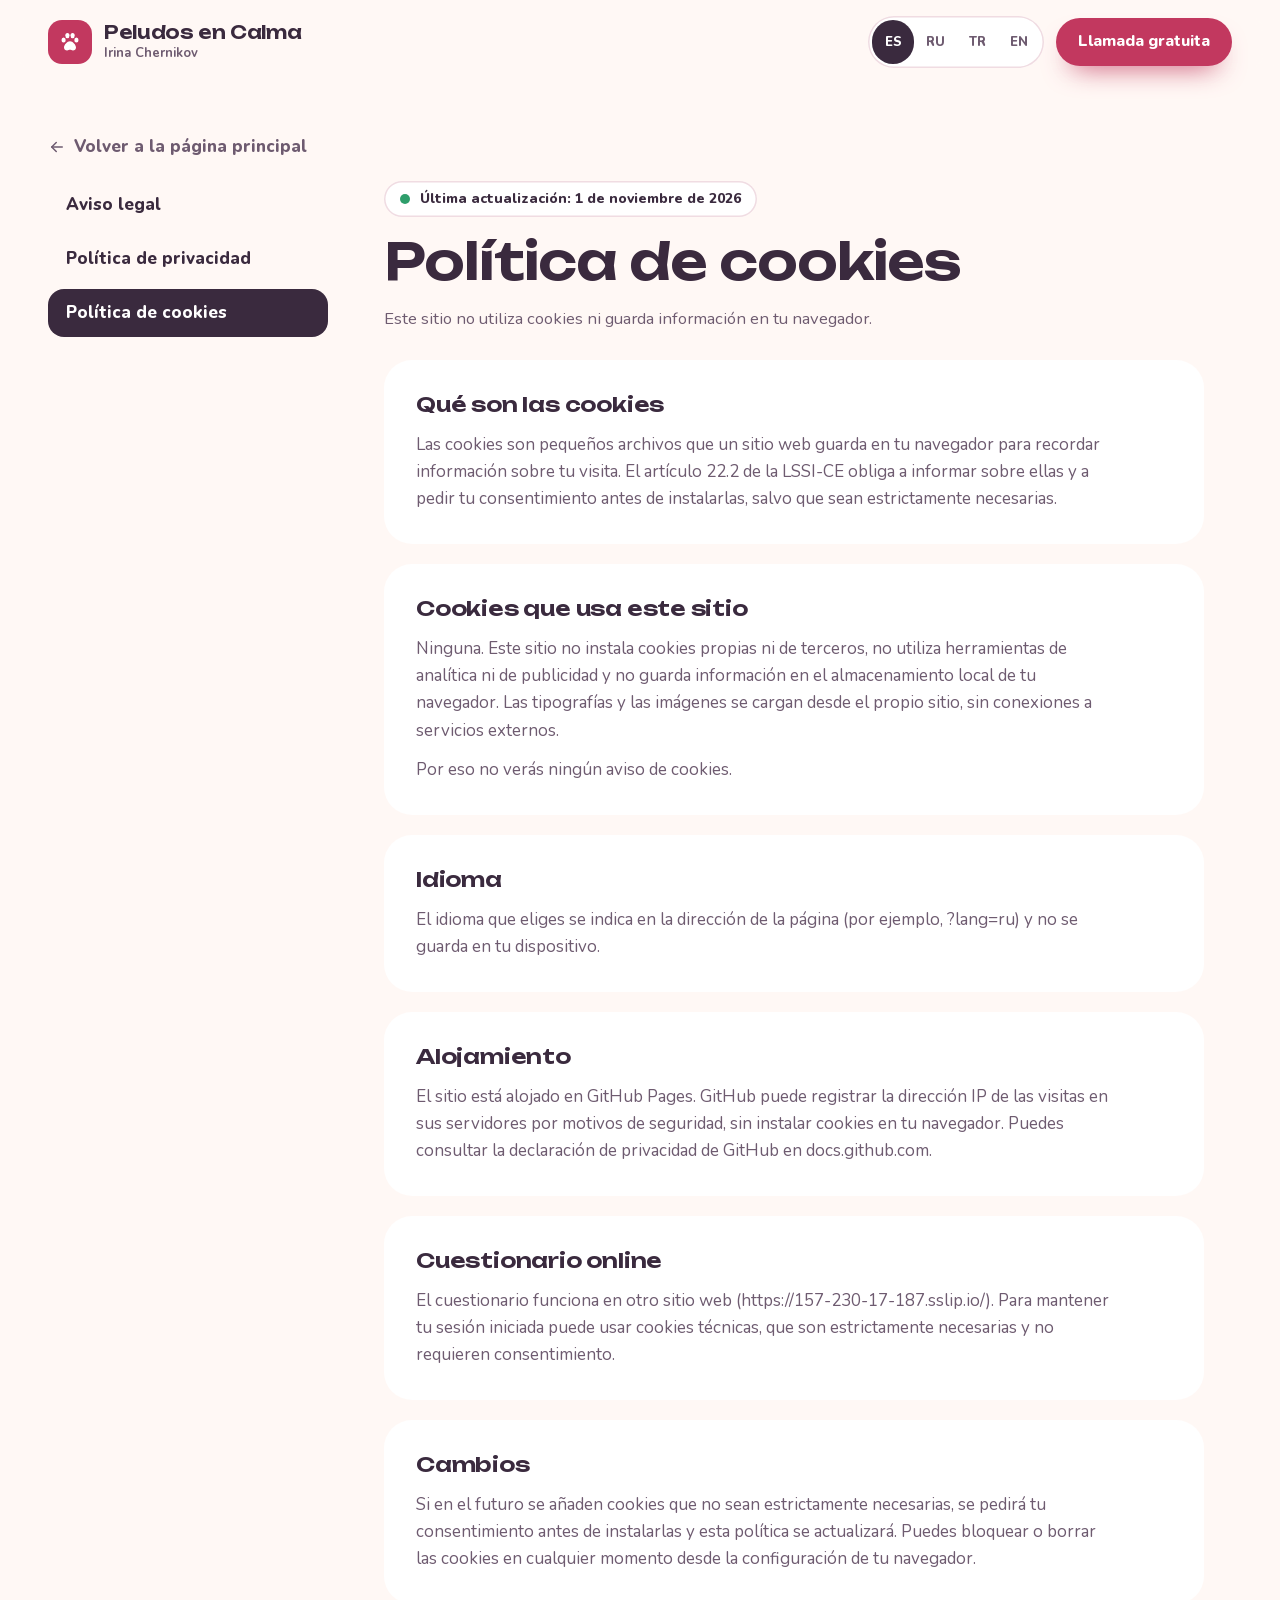
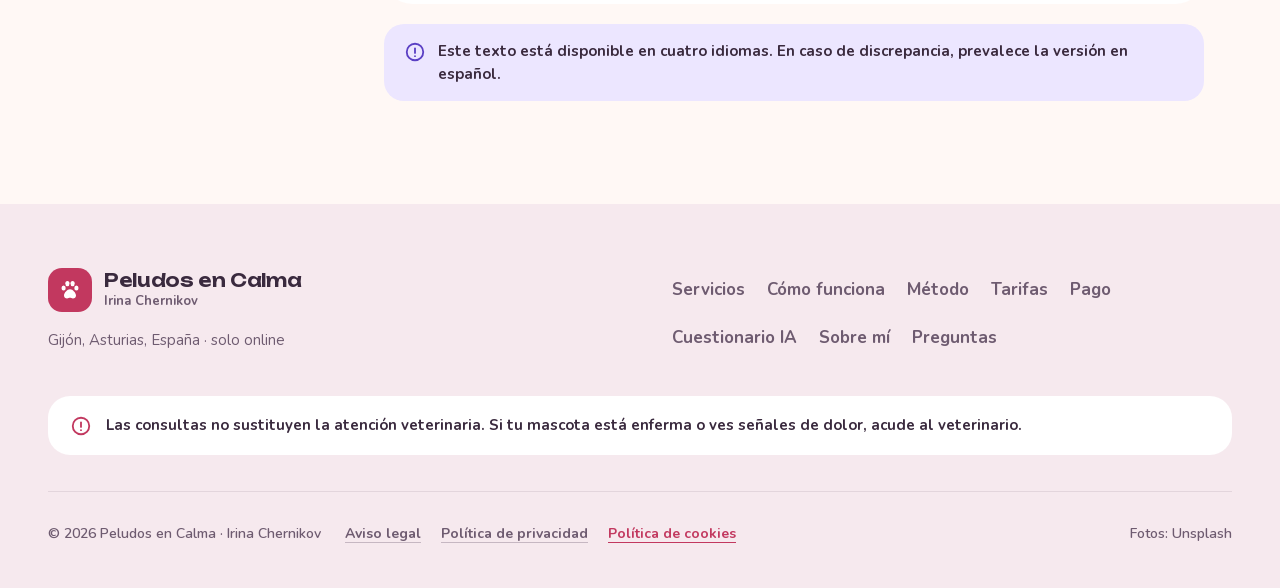
<file: site/cookies.html>
<!doctype html>
<html lang="es">
<head>
<meta charset="utf-8">
<meta name="viewport" content="width=device-width, initial-scale=1, viewport-fit=cover">
<title data-i18n="doc.metaTitle">Política de cookies · Peludos en Calma</title>
<meta name="description" content="Este sitio no utiliza cookies ni guarda información en tu navegador." data-i18n-attr="content:doc.desc">
<meta name="theme-color" content="#FFF8F5">
<link rel="canonical" href="https://peludos-en-calma.github.io/cookies.html">
<link rel="alternate" hreflang="es" href="https://peludos-en-calma.github.io/cookies.html">
<link rel="alternate" hreflang="ru" href="https://peludos-en-calma.github.io/cookies.html?lang=ru">
<link rel="alternate" hreflang="tr" href="https://peludos-en-calma.github.io/cookies.html?lang=tr">
<link rel="alternate" hreflang="en" href="https://peludos-en-calma.github.io/cookies.html?lang=en">
<link rel="alternate" hreflang="x-default" href="https://peludos-en-calma.github.io/cookies.html">
<link rel="icon" href="img/favicon.svg" type="image/svg+xml">

<style>
@font-face {
  font-family: 'Nunito';
  font-style: normal;
  font-weight: 400;
  font-display: swap;
  src: url(fonts/Nunito-normal-cyrillic-ext.woff2) format('woff2');
  unicode-range: U+0460-052F, U+1C80-1C8A, U+20B4, U+2DE0-2DFF, U+A640-A69F, U+FE2E-FE2F;
}
@font-face {
  font-family: 'Nunito';
  font-style: normal;
  font-weight: 400;
  font-display: swap;
  src: url(fonts/Nunito-normal-cyrillic.woff2) format('woff2');
  unicode-range: U+0301, U+0400-045F, U+0490-0491, U+04B0-04B1, U+2116;
}
@font-face {
  font-family: 'Nunito';
  font-style: normal;
  font-weight: 400;
  font-display: swap;
  src: url(fonts/Nunito-normal-latin-ext.woff2) format('woff2');
  unicode-range: U+0100-02BA, U+02BD-02C5, U+02C7-02CC, U+02CE-02D7, U+02DD-02FF, U+0304, U+0308, U+0329, U+1D00-1DBF, U+1E00-1E9F, U+1EF2-1EFF, U+2020, U+20A0-20AB, U+20AD-20C4, U+2113, U+2C60-2C7F, U+A720-A7FF;
}
@font-face {
  font-family: 'Nunito';
  font-style: normal;
  font-weight: 400;
  font-display: swap;
  src: url(fonts/Nunito-normal-latin.woff2) format('woff2');
  unicode-range: U+0000-00FF, U+0131, U+0152-0153, U+02BB-02BC, U+02C6, U+02DA, U+02DC, U+0304, U+0308, U+0329, U+2000-206F, U+20AC, U+2122, U+2191, U+2193, U+2212, U+2215, U+FEFF, U+FFFD;
}
@font-face {
  font-family: 'Nunito';
  font-style: normal;
  font-weight: 600;
  font-display: swap;
  src: url(fonts/Nunito-normal-cyrillic-ext.woff2) format('woff2');
  unicode-range: U+0460-052F, U+1C80-1C8A, U+20B4, U+2DE0-2DFF, U+A640-A69F, U+FE2E-FE2F;
}
@font-face {
  font-family: 'Nunito';
  font-style: normal;
  font-weight: 600;
  font-display: swap;
  src: url(fonts/Nunito-normal-cyrillic.woff2) format('woff2');
  unicode-range: U+0301, U+0400-045F, U+0490-0491, U+04B0-04B1, U+2116;
}
@font-face {
  font-family: 'Nunito';
  font-style: normal;
  font-weight: 600;
  font-display: swap;
  src: url(fonts/Nunito-normal-latin-ext.woff2) format('woff2');
  unicode-range: U+0100-02BA, U+02BD-02C5, U+02C7-02CC, U+02CE-02D7, U+02DD-02FF, U+0304, U+0308, U+0329, U+1D00-1DBF, U+1E00-1E9F, U+1EF2-1EFF, U+2020, U+20A0-20AB, U+20AD-20C4, U+2113, U+2C60-2C7F, U+A720-A7FF;
}
@font-face {
  font-family: 'Nunito';
  font-style: normal;
  font-weight: 600;
  font-display: swap;
  src: url(fonts/Nunito-normal-latin.woff2) format('woff2');
  unicode-range: U+0000-00FF, U+0131, U+0152-0153, U+02BB-02BC, U+02C6, U+02DA, U+02DC, U+0304, U+0308, U+0329, U+2000-206F, U+20AC, U+2122, U+2191, U+2193, U+2212, U+2215, U+FEFF, U+FFFD;
}
@font-face {
  font-family: 'Nunito';
  font-style: normal;
  font-weight: 700;
  font-display: swap;
  src: url(fonts/Nunito-normal-cyrillic-ext.woff2) format('woff2');
  unicode-range: U+0460-052F, U+1C80-1C8A, U+20B4, U+2DE0-2DFF, U+A640-A69F, U+FE2E-FE2F;
}
@font-face {
  font-family: 'Nunito';
  font-style: normal;
  font-weight: 700;
  font-display: swap;
  src: url(fonts/Nunito-normal-cyrillic.woff2) format('woff2');
  unicode-range: U+0301, U+0400-045F, U+0490-0491, U+04B0-04B1, U+2116;
}
@font-face {
  font-family: 'Nunito';
  font-style: normal;
  font-weight: 700;
  font-display: swap;
  src: url(fonts/Nunito-normal-latin-ext.woff2) format('woff2');
  unicode-range: U+0100-02BA, U+02BD-02C5, U+02C7-02CC, U+02CE-02D7, U+02DD-02FF, U+0304, U+0308, U+0329, U+1D00-1DBF, U+1E00-1E9F, U+1EF2-1EFF, U+2020, U+20A0-20AB, U+20AD-20C4, U+2113, U+2C60-2C7F, U+A720-A7FF;
}
@font-face {
  font-family: 'Nunito';
  font-style: normal;
  font-weight: 700;
  font-display: swap;
  src: url(fonts/Nunito-normal-latin.woff2) format('woff2');
  unicode-range: U+0000-00FF, U+0131, U+0152-0153, U+02BB-02BC, U+02C6, U+02DA, U+02DC, U+0304, U+0308, U+0329, U+2000-206F, U+20AC, U+2122, U+2191, U+2193, U+2212, U+2215, U+FEFF, U+FFFD;
}
@font-face {
  font-family: 'Nunito';
  font-style: normal;
  font-weight: 800;
  font-display: swap;
  src: url(fonts/Nunito-normal-cyrillic-ext.woff2) format('woff2');
  unicode-range: U+0460-052F, U+1C80-1C8A, U+20B4, U+2DE0-2DFF, U+A640-A69F, U+FE2E-FE2F;
}
@font-face {
  font-family: 'Nunito';
  font-style: normal;
  font-weight: 800;
  font-display: swap;
  src: url(fonts/Nunito-normal-cyrillic.woff2) format('woff2');
  unicode-range: U+0301, U+0400-045F, U+0490-0491, U+04B0-04B1, U+2116;
}
@font-face {
  font-family: 'Nunito';
  font-style: normal;
  font-weight: 800;
  font-display: swap;
  src: url(fonts/Nunito-normal-latin-ext.woff2) format('woff2');
  unicode-range: U+0100-02BA, U+02BD-02C5, U+02C7-02CC, U+02CE-02D7, U+02DD-02FF, U+0304, U+0308, U+0329, U+1D00-1DBF, U+1E00-1E9F, U+1EF2-1EFF, U+2020, U+20A0-20AB, U+20AD-20C4, U+2113, U+2C60-2C7F, U+A720-A7FF;
}
@font-face {
  font-family: 'Nunito';
  font-style: normal;
  font-weight: 800;
  font-display: swap;
  src: url(fonts/Nunito-normal-latin.woff2) format('woff2');
  unicode-range: U+0000-00FF, U+0131, U+0152-0153, U+02BB-02BC, U+02C6, U+02DA, U+02DC, U+0304, U+0308, U+0329, U+2000-206F, U+20AC, U+2122, U+2191, U+2193, U+2212, U+2215, U+FEFF, U+FFFD;
}
@font-face {
  font-family: 'Playfair Display';
  font-style: italic;
  font-weight: 500;
  font-display: swap;
  src: url(fonts/PlayfairDisplay-italic-cyrillic.woff2) format('woff2');
  unicode-range: U+0301, U+0400-045F, U+0490-0491, U+04B0-04B1, U+2116;
}
@font-face {
  font-family: 'Playfair Display';
  font-style: italic;
  font-weight: 500;
  font-display: swap;
  src: url(fonts/PlayfairDisplay-italic-latin-ext.woff2) format('woff2');
  unicode-range: U+0100-02BA, U+02BD-02C5, U+02C7-02CC, U+02CE-02D7, U+02DD-02FF, U+0304, U+0308, U+0329, U+1D00-1DBF, U+1E00-1E9F, U+1EF2-1EFF, U+2020, U+20A0-20AB, U+20AD-20C4, U+2113, U+2C60-2C7F, U+A720-A7FF;
}
@font-face {
  font-family: 'Playfair Display';
  font-style: italic;
  font-weight: 500;
  font-display: swap;
  src: url(fonts/PlayfairDisplay-italic-latin.woff2) format('woff2');
  unicode-range: U+0000-00FF, U+0131, U+0152-0153, U+02BB-02BC, U+02C6, U+02DA, U+02DC, U+0304, U+0308, U+0329, U+2000-206F, U+20AC, U+2122, U+2191, U+2193, U+2212, U+2215, U+FEFF, U+FFFD;
}
@font-face {
  font-family: 'Playfair Display';
  font-style: italic;
  font-weight: 600;
  font-display: swap;
  src: url(fonts/PlayfairDisplay-italic-cyrillic.woff2) format('woff2');
  unicode-range: U+0301, U+0400-045F, U+0490-0491, U+04B0-04B1, U+2116;
}
@font-face {
  font-family: 'Playfair Display';
  font-style: italic;
  font-weight: 600;
  font-display: swap;
  src: url(fonts/PlayfairDisplay-italic-latin-ext.woff2) format('woff2');
  unicode-range: U+0100-02BA, U+02BD-02C5, U+02C7-02CC, U+02CE-02D7, U+02DD-02FF, U+0304, U+0308, U+0329, U+1D00-1DBF, U+1E00-1E9F, U+1EF2-1EFF, U+2020, U+20A0-20AB, U+20AD-20C4, U+2113, U+2C60-2C7F, U+A720-A7FF;
}
@font-face {
  font-family: 'Playfair Display';
  font-style: italic;
  font-weight: 600;
  font-display: swap;
  src: url(fonts/PlayfairDisplay-italic-latin.woff2) format('woff2');
  unicode-range: U+0000-00FF, U+0131, U+0152-0153, U+02BB-02BC, U+02C6, U+02DA, U+02DC, U+0304, U+0308, U+0329, U+2000-206F, U+20AC, U+2122, U+2191, U+2193, U+2212, U+2215, U+FEFF, U+FFFD;
}
@font-face {
  font-family: 'Unbounded';
  font-style: normal;
  font-weight: 400;
  font-display: swap;
  src: url(fonts/Unbounded-normal-cyrillic-ext.woff2) format('woff2');
  unicode-range: U+0460-052F, U+1C80-1C8A, U+20B4, U+2DE0-2DFF, U+A640-A69F, U+FE2E-FE2F;
}
@font-face {
  font-family: 'Unbounded';
  font-style: normal;
  font-weight: 400;
  font-display: swap;
  src: url(fonts/Unbounded-normal-cyrillic.woff2) format('woff2');
  unicode-range: U+0301, U+0400-045F, U+0490-0491, U+04B0-04B1, U+2116;
}
@font-face {
  font-family: 'Unbounded';
  font-style: normal;
  font-weight: 400;
  font-display: swap;
  src: url(fonts/Unbounded-normal-latin-ext.woff2) format('woff2');
  unicode-range: U+0100-02BA, U+02BD-02C5, U+02C7-02CC, U+02CE-02D7, U+02DD-02FF, U+0304, U+0308, U+0329, U+1D00-1DBF, U+1E00-1E9F, U+1EF2-1EFF, U+2020, U+20A0-20AB, U+20AD-20C4, U+2113, U+2C60-2C7F, U+A720-A7FF;
}
@font-face {
  font-family: 'Unbounded';
  font-style: normal;
  font-weight: 400;
  font-display: swap;
  src: url(fonts/Unbounded-normal-latin.woff2) format('woff2');
  unicode-range: U+0000-00FF, U+0131, U+0152-0153, U+02BB-02BC, U+02C6, U+02DA, U+02DC, U+0304, U+0308, U+0329, U+2000-206F, U+20AC, U+2122, U+2191, U+2193, U+2212, U+2215, U+FEFF, U+FFFD;
}
@font-face {
  font-family: 'Unbounded';
  font-style: normal;
  font-weight: 500;
  font-display: swap;
  src: url(fonts/Unbounded-normal-cyrillic-ext.woff2) format('woff2');
  unicode-range: U+0460-052F, U+1C80-1C8A, U+20B4, U+2DE0-2DFF, U+A640-A69F, U+FE2E-FE2F;
}
@font-face {
  font-family: 'Unbounded';
  font-style: normal;
  font-weight: 500;
  font-display: swap;
  src: url(fonts/Unbounded-normal-cyrillic.woff2) format('woff2');
  unicode-range: U+0301, U+0400-045F, U+0490-0491, U+04B0-04B1, U+2116;
}
@font-face {
  font-family: 'Unbounded';
  font-style: normal;
  font-weight: 500;
  font-display: swap;
  src: url(fonts/Unbounded-normal-latin-ext.woff2) format('woff2');
  unicode-range: U+0100-02BA, U+02BD-02C5, U+02C7-02CC, U+02CE-02D7, U+02DD-02FF, U+0304, U+0308, U+0329, U+1D00-1DBF, U+1E00-1E9F, U+1EF2-1EFF, U+2020, U+20A0-20AB, U+20AD-20C4, U+2113, U+2C60-2C7F, U+A720-A7FF;
}
@font-face {
  font-family: 'Unbounded';
  font-style: normal;
  font-weight: 500;
  font-display: swap;
  src: url(fonts/Unbounded-normal-latin.woff2) format('woff2');
  unicode-range: U+0000-00FF, U+0131, U+0152-0153, U+02BB-02BC, U+02C6, U+02DA, U+02DC, U+0304, U+0308, U+0329, U+2000-206F, U+20AC, U+2122, U+2191, U+2193, U+2212, U+2215, U+FEFF, U+FFFD;
}
@font-face {
  font-family: 'Unbounded';
  font-style: normal;
  font-weight: 600;
  font-display: swap;
  src: url(fonts/Unbounded-normal-cyrillic-ext.woff2) format('woff2');
  unicode-range: U+0460-052F, U+1C80-1C8A, U+20B4, U+2DE0-2DFF, U+A640-A69F, U+FE2E-FE2F;
}
@font-face {
  font-family: 'Unbounded';
  font-style: normal;
  font-weight: 600;
  font-display: swap;
  src: url(fonts/Unbounded-normal-cyrillic.woff2) format('woff2');
  unicode-range: U+0301, U+0400-045F, U+0490-0491, U+04B0-04B1, U+2116;
}
@font-face {
  font-family: 'Unbounded';
  font-style: normal;
  font-weight: 600;
  font-display: swap;
  src: url(fonts/Unbounded-normal-latin-ext.woff2) format('woff2');
  unicode-range: U+0100-02BA, U+02BD-02C5, U+02C7-02CC, U+02CE-02D7, U+02DD-02FF, U+0304, U+0308, U+0329, U+1D00-1DBF, U+1E00-1E9F, U+1EF2-1EFF, U+2020, U+20A0-20AB, U+20AD-20C4, U+2113, U+2C60-2C7F, U+A720-A7FF;
}
@font-face {
  font-family: 'Unbounded';
  font-style: normal;
  font-weight: 600;
  font-display: swap;
  src: url(fonts/Unbounded-normal-latin.woff2) format('woff2');
  unicode-range: U+0000-00FF, U+0131, U+0152-0153, U+02BB-02BC, U+02C6, U+02DA, U+02DC, U+0304, U+0308, U+0329, U+2000-206F, U+20AC, U+2122, U+2191, U+2193, U+2212, U+2215, U+FEFF, U+FFFD;
}

/* Layout: one column of rounded pastel "rooms" on a warm blush ground; white bands alternate with tinted cards, content max 1280px */
:root{
  --bg:#FFF8F5; --surface:#FFFFFF; --ink:#3A2A3E; --soft:#6E5B70; --line:#F0DCE2;
  --accent:#C2385F; --accent-ink:#A12C4E;
  --blush:#FCE1E4; --peach:#FFE8D6; --lilac:#ECE6FF; --mint:#DDF3EA; --butter:#FFF3C9; --rose-soft:#FFF4F1; --mist:#F6E9EE;
  --violet:#5A3FC4; --violet-soft:#7158D8; --forest:#1F6B4C; --mint-ink:#3F5A4E; --ok:#2E9E6B; --soon:#E0A100;
  --f-display:'Unbounded','Nunito',system-ui,-apple-system,'Segoe UI',sans-serif;
  --f-body:'Nunito',system-ui,-apple-system,'Segoe UI',Roboto,sans-serif;
  --f-accent:'Playfair Display',Georgia,'Times New Roman',serif;
  --ease:cubic-bezier(.2,.8,.2,1); --spring:cubic-bezier(.34,1.56,.64,1);
  --shadow:0 30px 60px -32px rgba(58,42,62,.42);
  color-scheme:light;
}
*,*::before,*::after{box-sizing:border-box}
html{scroll-behavior:smooth;-webkit-text-size-adjust:100%;scroll-padding-top:calc(84px + env(safe-area-inset-top,0px))}
body{margin:0;background:var(--bg);color:var(--ink);font-family:var(--f-body);font-size:17px;line-height:1.6;-webkit-font-smoothing:antialiased;overflow-x:clip}
body::before{content:"";position:fixed;inset:0 0 auto;height:env(safe-area-inset-top,0px);z-index:60;background:var(--bg)}
img{display:block;max-width:100%;height:auto}
h1,h2,h3,p,ul,dl,dd{margin:0}
h1,h2,h3{text-wrap:balance}
ul{padding:0;list-style:none}
button,input{font:inherit;color:inherit}
button{cursor:pointer}
a{color:var(--accent)}
a:hover{color:var(--accent-ink)}
:focus-visible{outline:3px solid var(--accent);outline-offset:3px}
[hidden]{display:none!important}
.sr-only{position:absolute;width:1px;height:1px;padding:0;margin:-1px;overflow:hidden;clip:rect(0,0,0,0);white-space:nowrap;border:0}
.ic{width:1em;height:1em;fill:none;stroke:currentColor;stroke-width:2;stroke-linecap:round;stroke-linejoin:round;flex:none}
.icf{width:1em;height:1em;fill:currentColor;flex:none}

.wrap{width:100%;max-width:1280px;margin-inline:auto;padding-left:max(clamp(16px,4vw,48px),env(safe-area-inset-left,0px));padding-right:max(clamp(16px,4vw,48px),env(safe-area-inset-right,0px))}
.disp{font-family:var(--f-display);font-weight:600;letter-spacing:-.02em}
.mark{font-family:var(--f-accent);font-style:italic;font-weight:600;letter-spacing:0;color:var(--accent)}
.h2{font-family:var(--f-display);font-weight:600;letter-spacing:-.02em;font-size:clamp(30px,3.4vw,46px);line-height:1.12}
.lead{font-size:clamp(16px,1.3vw,18px);line-height:1.6;color:var(--soft);max-width:62ch}
.kicker{display:inline-flex;align-items:center;gap:8px;font-weight:800;font-size:14px;letter-spacing:.08em;text-transform:uppercase}
.kicker .icf{color:var(--accent);font-size:18px}
.sec-head{display:flex;flex-wrap:wrap;align-items:flex-end;justify-content:space-between;gap:24px}
.sec-head>div{display:flex;flex-direction:column;gap:16px;max-width:700px;min-width:0}
.band{background:var(--surface)}
.sec{padding-block:clamp(64px,8vw,104px)}
.stack{display:flex;flex-direction:column;gap:40px}

.skip{position:absolute;left:12px;top:-80px;z-index:100;background:var(--ink);color:#fff;padding:10px 16px;border-radius:12px;font-weight:800;text-decoration:none}
.skip:focus{top:calc(12px + env(safe-area-inset-top,0px));color:#fff}
.progress{position:fixed;left:0;right:0;top:env(safe-area-inset-top,0px);height:3px;z-index:70;pointer-events:none}
.progress span{display:block;height:100%;background:var(--accent);transform-origin:left;transform:scaleX(0)}

/* buttons & controls */
.btn{display:inline-flex;align-items:center;justify-content:center;gap:10px;min-height:52px;padding:0 26px;border-radius:999px;border:0;font-weight:800;font-size:16px;line-height:1.1;text-decoration:none;text-align:center;transition:transform .3s var(--spring),box-shadow .3s,background-color .3s,color .3s}
.btn:hover{transform:translateY(-3px)}
.btn:active{transform:translateY(0) scale(.97)}
.btn .ic{font-size:20px;transition:transform .3s var(--ease)}
.btn:hover .ic.arr,.more:hover .ic.arr{transform:translateX(5px)}
.btn-accent{background:var(--accent);color:#fff;box-shadow:0 14px 28px -14px var(--accent)}
.btn-accent:hover{background:var(--accent-ink);color:#fff;box-shadow:0 20px 34px -14px var(--accent)}
.btn-soft{background:var(--surface);color:var(--ink);box-shadow:inset 0 0 0 2px var(--line)}
.btn-soft:hover{color:var(--ink);box-shadow:inset 0 0 0 2px var(--accent)}
.btn-ink{background:var(--ink);color:#fff}
.btn-ink:hover{background:#251A28;color:#fff}
.btn[aria-disabled="true"]{opacity:.55;cursor:default;transform:none;box-shadow:none}
.more{display:inline-flex;align-items:center;gap:8px;min-height:44px;font-weight:800;color:var(--ink);text-decoration:none}
.more:hover{color:var(--accent)}
.icon-btn{position:relative;width:48px;height:48px;border-radius:50%;border:0;background:var(--surface);color:var(--ink);display:grid;place-items:center;box-shadow:inset 0 0 0 1.5px var(--line);transition:transform .3s var(--spring),color .3s;flex:none}
.icon-btn:hover{transform:scale(1.08);color:var(--accent)}
.icon-btn .ic{font-size:22px}
.seg{display:inline-flex;padding:4px;border-radius:999px;background:var(--surface);box-shadow:inset 0 0 0 1.5px var(--line)}
.seg button{display:grid;place-items:center;min-width:42px;min-height:44px;padding:0;border:0;border-radius:999px;background:transparent;font-weight:800;font-size:13px;color:var(--soft);transition:background-color .25s,color .25s}
.seg button:hover{color:var(--ink);background:var(--blush)}
.seg button.on{background:var(--ink);color:#fff;animation:pop .4s var(--spring)}
.chip{display:inline-flex;align-items:center;min-height:44px;padding:0 18px;border-radius:999px;border:0;background:var(--surface);color:var(--ink);font-weight:700;font-size:15px;box-shadow:inset 0 0 0 1.5px #EBD8DE;transition:background-color .25s,color .25s,transform .3s var(--spring),box-shadow .25s}
.chip:hover{transform:translateY(-2px);box-shadow:inset 0 0 0 1.5px var(--accent)}
.chip.on{background:var(--ink);color:#fff;box-shadow:none}
.price{display:inline-flex;align-items:center;min-height:36px;padding:0 14px;border-radius:999px;background:var(--surface);font-family:var(--f-display);font-weight:600;font-size:15px;letter-spacing:-.01em;white-space:nowrap;font-variant-numeric:tabular-nums}
.meta{display:inline-flex;align-items:center;gap:8px;font-size:14px;font-weight:800;color:var(--soft)}
.meta .ic{font-size:18px}
.pulse-dot{display:inline-block;width:10px;height:10px;border-radius:50%;background:var(--ok);flex:none;animation:pulse 1.8s ease-out infinite}
.pulse-dot.soon{background:var(--soon);animation-name:pulse-soon}
.badge{align-self:flex-start;display:inline-flex;align-items:center;gap:10px;padding:9px 16px;border-radius:999px;background:var(--surface);box-shadow:inset 0 0 0 1.5px var(--line);font-weight:800;font-size:14px;line-height:1.3}

/* header */
.hdr{position:sticky;top:env(safe-area-inset-top,0px);z-index:50;background:rgba(255,248,245,.86);-webkit-backdrop-filter:blur(14px);backdrop-filter:blur(14px);border-bottom:1px solid transparent;transition:border-color .3s,box-shadow .3s}
.hdr.scrolled{border-color:rgba(58,42,62,.07);box-shadow:0 10px 30px -24px rgba(58,42,62,.4)}
.hdr-in{display:flex;align-items:center;gap:20px;min-height:84px;transition:min-height .35s var(--ease)}
.hdr.scrolled .hdr-in{min-height:68px}
.logo{display:flex;align-items:center;gap:12px;text-decoration:none;color:var(--ink);flex:none}
.logo:hover{color:var(--ink)}
.logo:hover .logo-mark{animation:wiggle .6s ease}
.logo-mark{width:44px;height:44px;border-radius:14px;background:var(--accent);color:#fff;display:grid;place-items:center;font-size:24px}
.logo-txt{display:flex;flex-direction:column;gap:3px;line-height:1.1}
.logo-txt b{font-family:var(--f-display);font-weight:600;font-size:18px;letter-spacing:-.02em}
.logo-txt small{font-size:13px;font-weight:700;color:var(--soft)}
.nav{display:flex;gap:22px;margin-left:16px}
.nav a{position:relative;padding:12px 2px;color:var(--ink);text-decoration:none;font-weight:700;font-size:15px;white-space:nowrap}
.nav a::after{content:"";position:absolute;left:0;right:0;bottom:6px;height:3px;border-radius:3px;background:var(--accent);transform:scaleX(0);transform-origin:left;transition:transform .35s var(--ease)}
.nav a:hover::after,.nav a.active::after{transform:scaleX(1)}
.hdr-actions{margin-left:auto;display:flex;align-items:center;gap:12px}
.burger{display:none}
@media (max-width:1240px){.nav{display:none}.burger{display:grid}}
@media (max-width:640px){.hdr .seg,.hdr-cta{display:none}.logo-txt b{font-size:16px}}

/* drawer */
.drawer{position:fixed;inset:0;z-index:80;background:rgba(58,42,62,.32);-webkit-backdrop-filter:blur(4px);backdrop-filter:blur(4px);opacity:0;transition:opacity .3s}
.drawer.open{opacity:1}
.drawer-panel{position:absolute;top:0;right:0;bottom:0;width:min(420px,100%);background:var(--bg);padding:calc(16px + env(safe-area-inset-top,0px)) max(20px,env(safe-area-inset-right,0px)) calc(24px + env(safe-area-inset-bottom,0px)) 24px;display:flex;flex-direction:column;gap:22px;overflow-y:auto;transform:translateX(100%);transition:transform .45s var(--ease)}
.drawer.open .drawer-panel{transform:none}
.drawer-top{display:flex;align-items:center;justify-content:space-between}
.drawer-nav{display:flex;flex-direction:column}
.drawer-nav a{display:block;padding:14px 0;border-bottom:1px solid var(--line);font-family:var(--f-display);font-weight:500;font-size:21px;letter-spacing:-.01em;color:var(--ink);text-decoration:none}
.drawer-nav a:hover{color:var(--accent)}

/* footer */
.ftr{background:var(--mist);padding-block:64px calc(32px + env(safe-area-inset-bottom,0px))}
.ftr-top{display:flex;flex-wrap:wrap;gap:32px;justify-content:space-between;align-items:flex-start}
.ftr-brand{flex:1 1 320px;max-width:460px;display:flex;flex-direction:column;gap:16px}
.ftr-brand p{font-size:15px;color:var(--soft)}
.ftr-nav{display:flex;flex-wrap:wrap;gap:4px 22px;max-width:560px}
.ftr-nav a{display:inline-flex;align-items:center;min-height:44px;font-weight:700;color:var(--soft);text-decoration:none}
.ftr-nav a:hover{color:var(--accent)}
.disclaimer{display:flex;gap:14px;align-items:flex-start;padding:18px 22px;border-radius:22px;background:var(--surface);font-size:15px;line-height:1.55;font-weight:700}
.disclaimer .ic{font-size:22px;color:var(--accent);margin-top:1px}
.ftr-bottom{display:flex;flex-wrap:wrap;justify-content:space-between;align-items:center;gap:4px 24px;padding-top:20px;border-top:1px solid rgba(58,42,62,.1);font-size:14px;font-weight:600;color:var(--soft)}
.ftr-legal{display:flex;flex-wrap:wrap;gap:0 20px;flex:1 1 360px}
.ftr-legal a{display:inline-flex;align-items:center;min-height:44px;color:var(--soft);font-weight:700;text-decoration:underline;text-decoration-color:rgba(110,91,112,.35);text-underline-offset:4px}
.ftr-legal a:hover,.ftr-legal a[aria-current="page"]{color:var(--accent);text-decoration-color:currentColor}

/* motion */
@keyframes floaty{0%,100%{transform:translateY(0)}50%{transform:translateY(-14px)}}
@keyframes blob{0%,100%{border-radius:42% 58% 63% 37%/41% 44% 56% 59%}33%{border-radius:63% 37% 38% 62%/55% 38% 62% 45%}66%{border-radius:38% 62% 52% 48%/62% 55% 45% 38%}}
@keyframes spin{to{transform:rotate(360deg)}}
@keyframes marquee{to{transform:translateX(-50%)}}
@keyframes rise{from{opacity:0;transform:translateY(36px)}to{opacity:1;transform:none}}
@keyframes wordIn{from{opacity:0;transform:translateY(.6em) rotate(4deg)}to{opacity:1;transform:none}}
@keyframes popIn{from{opacity:0;transform:scale(.6)}to{opacity:1;transform:none}}
@keyframes pulse{0%{box-shadow:0 0 0 0 rgba(46,158,107,.55)}100%{box-shadow:0 0 0 12px rgba(46,158,107,0)}}
@keyframes pulse-soon{0%{box-shadow:0 0 0 0 rgba(224,161,0,.5)}100%{box-shadow:0 0 0 12px rgba(224,161,0,0)}}
@keyframes ring{0%{box-shadow:0 0 0 0 rgba(194,56,95,.45)}100%{box-shadow:0 0 0 14px rgba(194,56,95,0)}}
@keyframes draw{from{stroke-dashoffset:420}to{stroke-dashoffset:0}}
@keyframes paw{0%,100%{opacity:.18;transform:scale(.8)}18%,42%{opacity:1;transform:scale(1)}}
@keyframes wiggle{0%,100%{transform:rotate(0)}25%{transform:rotate(-10deg)}75%{transform:rotate(10deg)}}
@keyframes pop{0%{transform:scale(1)}40%{transform:scale(1.18)}100%{transform:scale(1)}}
@keyframes fitpop{0%{transform:scale(.97);opacity:.6}100%{transform:none;opacity:1}}
@keyframes heartfly{0%{opacity:0;transform:translateY(0) scale(.5) rotate(-10deg)}20%{opacity:1}100%{opacity:0;transform:translateY(-140px) scale(1.15) rotate(12deg)}}
@keyframes grow{from{transform:scaleX(0)}}
@keyframes panelIn{from{opacity:0;transform:translateY(12px)}to{opacity:1;transform:none}}

body.is-switching main,body.is-switching .nav,body.is-switching .hdr-cta{opacity:0;transition:opacity .18s}
main,.nav,.hdr-cta{transition:opacity .25s}

@media (prefers-reduced-motion:reduce){
  *,*::before,*::after{animation:none!important;transition:none!important}
  html{scroll-behavior:auto}
}

.legal{padding-block:clamp(20px,4vw,40px) clamp(64px,8vw,104px)}
.back{display:inline-flex;align-items:center;gap:8px;min-height:44px;margin-bottom:12px;font-weight:800;color:var(--soft);text-decoration:none}
.back:hover{color:var(--accent)}
.back .ic{font-size:18px;transform:scaleX(-1);transition:transform .3s var(--ease)}
.back:hover .ic{transform:scaleX(-1) translateX(4px)}
.legal-grid{display:flex;flex-wrap:wrap;gap:32px 56px;align-items:flex-start}
.legal-nav{flex:1 1 220px;max-width:280px;position:sticky;top:calc(100px + env(safe-area-inset-top,0px));display:flex;flex-direction:column;gap:6px}
.legal-nav a{display:flex;align-items:center;min-height:48px;padding:0 18px;border-radius:16px;font-weight:800;color:var(--ink);text-decoration:none;transition:background-color .25s,color .25s,transform .3s var(--spring)}
.legal-nav a:hover{background:var(--surface);color:var(--ink);transform:translateX(4px)}
.legal-nav a[aria-current="page"]{background:var(--ink);color:#fff;transform:none}
.legal-body{flex:3 1 560px;min-width:0;max-width:820px;display:flex;flex-direction:column;gap:20px}
.legal-head{display:flex;flex-direction:column;gap:16px;margin-bottom:8px}
.legal-head h1{font-family:var(--f-display);font-weight:600;letter-spacing:-.02em;font-size:clamp(32px,4vw,52px);line-height:1.1}
.legal-sec{background:var(--surface);border-radius:28px;padding:clamp(22px,3vw,32px);display:flex;flex-direction:column;gap:12px}
.legal-sec h2{font-family:var(--f-display);font-weight:600;letter-spacing:-.01em;font-size:clamp(18px,1.6vw,21px);line-height:1.3}
.legal-sec p,.legal-sec li{color:var(--soft);max-width:70ch}
.legal-sec ul{display:flex;flex-direction:column;gap:8px}
.legal-sec li{position:relative;padding-left:22px}
.legal-sec li::before{content:"";position:absolute;left:4px;top:.68em;width:8px;height:8px;border-radius:50%;background:var(--accent);opacity:.7}
.prevails{display:flex;gap:12px;align-items:flex-start;padding:16px 20px;border-radius:20px;background:var(--lilac);font-size:15px;font-weight:700;line-height:1.5}
.prevails .ic{font-size:22px;color:var(--violet);margin-top:1px}
@media (max-width:860px){
  .legal-nav{position:static;max-width:none;flex-basis:100%;flex-direction:row;flex-wrap:wrap}
  .legal-nav a{background:var(--surface);box-shadow:inset 0 0 0 1.5px var(--line)}
}
@media (max-width:640px){.legal-page .hdr .seg{display:inline-flex}}
@media (max-width:440px){.legal-page .logo-txt{display:none}}
.js.intro .legal-nav{animation:rise .8s var(--ease) .05s backwards}
.js.intro .legal-head{animation:rise .8s var(--ease) .12s backwards}
.js.intro .legal-sec{animation:rise .8s var(--ease) calc(.2s + var(--i,0)*70ms) backwards}
</style>
</head>
<body class="legal-page">
<svg width="0" height="0" style="position:absolute" aria-hidden="true">
  <symbol id="i-paw" viewBox="0 0 24 24"><ellipse cx="5.6" cy="10" rx="2.1" ry="2.6"></ellipse><ellipse cx="9.4" cy="5.6" rx="2.1" ry="2.7"></ellipse><ellipse cx="14.6" cy="5.6" rx="2.1" ry="2.7"></ellipse><ellipse cx="18.4" cy="10" rx="2.1" ry="2.6"></ellipse><path d="M12 11.2c-2.7 0-6 3.6-6 6.3 0 1.9 1.4 2.9 3.1 2.9 1.2 0 1.9-.6 2.9-.6s1.7.6 2.9.6c1.7 0 3.1-1 3.1-2.9 0-2.7-3.3-6.3-6-6.3z"></path></symbol>
  <symbol id="i-arrow" viewBox="0 0 24 24"><path d="M5 12h14"></path><path d="M13 6l6 6-6 6"></path></symbol>
  <symbol id="i-info" viewBox="0 0 24 24"><circle cx="12" cy="12" r="9"></circle><path d="M12 8v5"></path><path d="M12 16.5h.01"></path></symbol>
</svg>

<a class="skip" href="#main" data-i18n="skip">Ir al contenido</a>
<div class="progress" aria-hidden="true"><span id="progress"></span></div>

<header class="hdr" id="hdr">
  <div class="wrap hdr-in">
    <a class="logo" href="index.html" data-page aria-label="Peludos en Calma — inicio" data-i18n-attr="aria-label:home">
      <span class="logo-mark"><svg class="icf"><use href="#i-paw"></use></svg></span>
      <span class="logo-txt"><b>Peludos en Calma</b><small>Irina Chernikov</small></span>
    </a>
    <div class="hdr-actions">
      <div class="seg" role="group" aria-label="Idioma" data-i18n-attr="aria-label:langLabel">
        <button type="button" data-lang="es" lang="es" title="Español" aria-pressed="true" class="on">ES</button>
        <button type="button" data-lang="ru" lang="ru" title="Русский" aria-pressed="false">RU</button>
        <button type="button" data-lang="tr" lang="tr" title="Türkçe" aria-pressed="false">TR</button>
        <button type="button" data-lang="en" lang="en" title="English" aria-pressed="false">EN</button>
      </div>
      <a class="btn btn-accent hdr-cta" href="index.html#booking" data-page style="min-height:48px;padding:0 22px" data-i18n="cta">Llamada gratuita</a>
    </div>
  </div>
</header>

<main id="main" class="legal wrap">
  <a class="back" href="index.html" data-page><svg class="ic"><use href="#i-arrow"></use></svg><span data-i18n="back">Volver a la página principal</span></a>
  <div class="legal-grid">
    <nav class="legal-nav" aria-label="Textos legales" data-i18n-attr="aria-label:lgNav">
      <a href="aviso-legal.html" data-page data-doc="aviso" data-i18n="lgAviso">Aviso legal</a>
      <a href="privacidad.html" data-page data-doc="privacy" data-i18n="lgPrivacy">Política de privacidad</a>
      <a href="cookies.html" data-page data-doc="cookies" aria-current="page" data-i18n="lgCookies">Política de cookies</a>
    </nav>
    <article class="legal-body">
      <header class="legal-head">
        <span class="badge"><span class="pulse-dot"></span><span data-i18n="updated">Última actualización: 1 de noviembre de 2026</span></span>
        <h1 data-i18n="doc.title">Política de cookies</h1>
        <p class="lead" data-i18n="doc.desc">Este sitio no utiliza cookies ni guarda información en tu navegador.</p>
      </header>
      <section class="legal-sec" style="--i:0">
        <h2 data-i18n="doc.blocks.0.h">Qué son las cookies</h2>
        <p data-i18n="doc.blocks.0.p.0">Las cookies son pequeños archivos que un sitio web guarda en tu navegador para recordar información sobre tu visita. El artículo 22.2 de la LSSI-CE obliga a informar sobre ellas y a pedir tu consentimiento antes de instalarlas, salvo que sean estrictamente necesarias.</p>
      </section>
      <section class="legal-sec" style="--i:1">
        <h2 data-i18n="doc.blocks.1.h">Cookies que usa este sitio</h2>
        <p data-i18n="doc.blocks.1.p.0">Ninguna. Este sitio no instala cookies propias ni de terceros, no utiliza herramientas de analítica ni de publicidad y no guarda información en el almacenamiento local de tu navegador. Las tipografías y las imágenes se cargan desde el propio sitio, sin conexiones a servicios externos.</p>
        <p data-i18n="doc.blocks.1.p.1">Por eso no verás ningún aviso de cookies.</p>
      </section>
      <section class="legal-sec" style="--i:2">
        <h2 data-i18n="doc.blocks.2.h">Idioma</h2>
        <p data-i18n="doc.blocks.2.p.0">El idioma que eliges se indica en la dirección de la página (por ejemplo, ?lang=ru) y no se guarda en tu dispositivo.</p>
      </section>
      <section class="legal-sec" style="--i:3">
        <h2 data-i18n="doc.blocks.3.h">Alojamiento</h2>
        <p data-i18n="doc.blocks.3.p.0">El sitio está alojado en GitHub Pages. GitHub puede registrar la dirección IP de las visitas en sus servidores por motivos de seguridad, sin instalar cookies en tu navegador. Puedes consultar la declaración de privacidad de GitHub en docs.github.com.</p>
      </section>
      <section class="legal-sec" style="--i:4">
        <h2 data-i18n="doc.blocks.4.h">Cuestionario online</h2>
        <p data-i18n="doc.blocks.4.p.0">El cuestionario funciona en otro sitio web (https://157-230-17-187.sslip.io/). Para mantener tu sesión iniciada puede usar cookies técnicas, que son estrictamente necesarias y no requieren consentimiento.</p>
      </section>
      <section class="legal-sec" style="--i:5">
        <h2 data-i18n="doc.blocks.5.h">Cambios</h2>
        <p data-i18n="doc.blocks.5.p.0">Si en el futuro se añaden cookies que no sean estrictamente necesarias, se pedirá tu consentimiento antes de instalarlas y esta política se actualizará. Puedes bloquear o borrar las cookies en cualquier momento desde la configuración de tu navegador.</p>
      </section>
      <p class="prevails"><svg class="ic"><use href="#i-info"></use></svg><span data-i18n="prevails">Este texto está disponible en cuatro idiomas. En caso de discrepancia, prevalece la versión en español.</span></p>
    </article>
  </div>
</main>

<footer class="ftr">
  <div class="wrap stack" style="gap:36px">
    <div class="ftr-top">
      <div class="ftr-brand">
        <a class="logo" href="index.html" data-page aria-label="Peludos en Calma — inicio" data-i18n-attr="aria-label:home"><span class="logo-mark"><svg class="icf"><use href="#i-paw"></use></svg></span><span class="logo-txt"><b>Peludos en Calma</b><small>Irina Chernikov</small></span></a>
        <p data-i18n="where">Gijón, Asturias, España · solo online</p>
      </div>
      <nav class="ftr-nav" aria-label="Secciones" data-i18n-attr="aria-label:sections">
        <a href="index.html#services" data-page data-i18n="nav.services">Servicios</a>
        <a href="index.html#how" data-page data-i18n="nav.how">Cómo funciona</a>
        <a href="index.html#approach" data-page data-i18n="nav.approach">Método</a>
        <a href="index.html#prices" data-page data-i18n="nav.prices">Tarifas</a>
        <a href="index.html#payment" data-page data-i18n="nav.payment">Pago</a>
        <a href="index.html#quiz" data-page data-i18n="nav.quiz">Cuestionario IA</a>
        <a href="index.html#about" data-page data-i18n="nav.about">Sobre mí</a>
        <a href="index.html#faq" data-page data-i18n="nav.faq">Preguntas</a>
      </nav>
    </div>
    <p class="disclaimer"><svg class="ic"><use href="#i-info"></use></svg><span data-i18n="disclaimer">Las consultas no sustituyen la atención veterinaria. Si tu mascota está enferma o ves señales de dolor, acude al veterinario.</span></p>
    <div class="ftr-bottom">
      <span>© 2026 Peludos en Calma · Irina Chernikov</span>
      <nav class="ftr-legal" aria-label="Textos legales" data-i18n-attr="aria-label:lgNav"><a href="aviso-legal.html" data-page data-doc="aviso" data-i18n="lgAviso">Aviso legal</a><a href="privacidad.html" data-page data-doc="privacy" data-i18n="lgPrivacy">Política de privacidad</a><a href="cookies.html" data-page data-doc="cookies" aria-current="page" data-i18n="lgCookies">Política de cookies</a></nav>
      <span data-i18n="photos">Fotos: Unsplash</span>
    </div>
  </div>
</footer>

<script id="i18n-data" type="application/json">{"es":{"home":"Peludos en Calma — inicio","langLabel":"Idioma","cta":"Llamada gratuita","skip":"Ir al contenido","where":"Gijón, Asturias, España · solo online","disclaimer":"Las consultas no sustituyen la atención veterinaria. Si tu mascota está enferma o ves señales de dolor, acude al veterinario.","photos":"Fotos: Unsplash","sections":"Secciones","nav":{"services":"Servicios","how":"Cómo funciona","prices":"Tarifas","payment":"Pago","quiz":"Cuestionario IA","about":"Sobre mí","approach":"Método","faq":"Preguntas"},"lgNav":"Textos legales","lgAviso":"Aviso legal","lgPrivacy":"Política de privacidad","lgCookies":"Política de cookies","updated":"Última actualización: 1 de noviembre de 2026","back":"Volver a la página principal","prevails":"Este texto está disponible en cuatro idiomas. En caso de discrepancia, prevalece la versión en español.","doc":{"title":"Política de cookies","desc":"Este sitio no utiliza cookies ni guarda información en tu navegador.","blocks":[{"h":"Qué son las cookies","p":["Las cookies son pequeños archivos que un sitio web guarda en tu navegador para recordar información sobre tu visita. El artículo 22.2 de la LSSI-CE obliga a informar sobre ellas y a pedir tu consentimiento antes de instalarlas, salvo que sean estrictamente necesarias."]},{"h":"Cookies que usa este sitio","p":["Ninguna. Este sitio no instala cookies propias ni de terceros, no utiliza herramientas de analítica ni de publicidad y no guarda información en el almacenamiento local de tu navegador. Las tipografías y las imágenes se cargan desde el propio sitio, sin conexiones a servicios externos.","Por eso no verás ningún aviso de cookies."]},{"h":"Idioma","p":["El idioma que eliges se indica en la dirección de la página (por ejemplo, ?lang=ru) y no se guarda en tu dispositivo."]},{"h":"Alojamiento","p":["El sitio está alojado en GitHub Pages. GitHub puede registrar la dirección IP de las visitas en sus servidores por motivos de seguridad, sin instalar cookies en tu navegador. Puedes consultar la declaración de privacidad de GitHub en docs.github.com."]},{"h":"Cuestionario online","p":["El cuestionario funciona en otro sitio web (https://157-230-17-187.sslip.io/). Para mantener tu sesión iniciada puede usar cookies técnicas, que son estrictamente necesarias y no requieren consentimiento."]},{"h":"Cambios","p":["Si en el futuro se añaden cookies que no sean estrictamente necesarias, se pedirá tu consentimiento antes de instalarlas y esta política se actualizará. Puedes bloquear o borrar las cookies en cualquier momento desde la configuración de tu navegador."]}],"metaTitle":"Política de cookies · Peludos en Calma"}},"ru":{"home":"Peludos en Calma — на главную","langLabel":"Язык","cta":"Бесплатный звонок","skip":"Перейти к содержанию","where":"Gijón, Астурия, Испания · только онлайн","disclaimer":"Консультации не заменяют ветеринарную помощь. Если питомец болен или вы видите признаки боли, обратитесь к ветеринару.","photos":"Фотографии: Unsplash","sections":"Разделы","nav":{"services":"Услуги","how":"Как проходит","prices":"Цены","payment":"Оплата","quiz":"Опросник ИИ","about":"Обо мне","approach":"Подход","faq":"Вопросы"},"lgNav":"Правовые документы","lgAviso":"Правовая информация","lgPrivacy":"Политика конфиденциальности","lgCookies":"Политика cookies","updated":"Обновлено: 1 ноября 2026 г.","back":"Вернуться на главную","prevails":"Текст доступен на четырёх языках. При расхождениях действует версия на испанском.","doc":{"title":"Политика cookies","desc":"Сайт не использует cookies и ничего не сохраняет в вашем браузере.","blocks":[{"h":"Что такое cookies","p":["Cookies — это небольшие файлы, которые сайт сохраняет в браузере, чтобы запомнить сведения о посещении. Статья 22.2 LSSI-CE требует сообщать о них и спрашивать согласие до их установки, кроме строго необходимых."]},{"h":"Какие cookies использует сайт","p":["Никаких. Сайт не устанавливает собственные или сторонние cookies, не использует инструменты аналитики и рекламы и не сохраняет данные в локальном хранилище браузера. Шрифты и изображения загружаются с самого сайта, без обращения к внешним сервисам.","Поэтому уведомление о cookies здесь не показывается."]},{"h":"Язык","p":["Выбранный язык указывается в адресе страницы (например, ?lang=ru) и не сохраняется на вашем устройстве."]},{"h":"Хостинг","p":["Сайт размещён на GitHub Pages. GitHub может записывать IP-адреса посетителей на своих серверах в целях безопасности, не устанавливая cookies в браузере. Заявление GitHub о конфиденциальности опубликовано на docs.github.com."]},{"h":"Онлайн-опросник","p":["Опросник работает на отдельном сайте (https://157-230-17-187.sslip.io/). Чтобы вы оставались в учётной записи, он может использовать технические cookies: они строго необходимы и не требуют согласия."]},{"h":"Изменения","p":["Если на сайте появятся cookies, которые не являются строго необходимыми, перед их установкой будет запрошено ваше согласие, а эта политика будет обновлена. Вы в любой момент можете заблокировать или удалить cookies в настройках браузера."]}],"metaTitle":"Политика cookies · Peludos en Calma"}},"tr":{"home":"Peludos en Calma — ana sayfa","langLabel":"Dil","cta":"Ücretsiz görüşme","skip":"İçeriğe geç","where":"Gijón, Asturias, İspanya · yalnızca online","disclaimer":"Danışmanlık veteriner hizmetinin yerini tutmaz. Evcil hayvanınız hastaysa veya ağrı belirtileri görüyorsanız veterinere başvurun.","photos":"Fotoğraflar: Unsplash","sections":"Bölümler","nav":{"services":"Hizmetler","how":"Süreç","prices":"Fiyatlar","payment":"Ödeme","quiz":"YZ anketi","about":"Hakkımda","approach":"Yaklaşım","faq":"Sorular"},"lgNav":"Yasal metinler","lgAviso":"Yasal uyarı","lgPrivacy":"Gizlilik politikası","lgCookies":"Çerez politikası","updated":"Son güncelleme: 1 Kasım 2026","back":"Ana sayfaya dön","prevails":"Bu metin dört dilde sunulmaktadır. Farklılık olması halinde İspanyolca sürüm geçerlidir.","doc":{"title":"Çerez politikası","desc":"Bu site çerez kullanmaz ve tarayıcınızda bilgi saklamaz.","blocks":[{"h":"Çerez nedir","p":["Çerezler, bir web sitesinin ziyaretinizle ilgili bilgileri hatırlamak için tarayıcınıza kaydettiği küçük dosyalardır. LSSI-CE'nin 22.2. maddesi, kesinlikle gerekli olanlar dışında çerezler hakkında bilgi verilmesini ve yüklenmeden önce onayınızın alınmasını zorunlu kılar."]},{"h":"Bu sitenin kullandığı çerezler","p":["Hiçbiri. Bu site birinci veya üçüncü taraf çerez yüklemez, analiz ya da reklam aracı kullanmaz ve tarayıcınızın yerel depolama alanına bilgi kaydetmez. Yazı tipleri ve görseller doğrudan bu siteden yüklenir, harici hizmetlere bağlanılmaz.","Bu nedenle herhangi bir çerez bildirimi görmezsiniz."]},{"h":"Dil","p":["Seçtiğiniz dil sayfa adresinde gösterilir (örneğin ?lang=tr) ve cihazınızda saklanmaz."]},{"h":"Barındırma","p":["Site GitHub Pages üzerinde barındırılmaktadır. GitHub, güvenlik amacıyla ziyaretçilerin IP adreslerini kendi sunucularında kaydedebilir; tarayıcınıza çerez yüklemez. GitHub'ın gizlilik bildirimine docs.github.com adresinden ulaşabilirsiniz."]},{"h":"Online anket","p":["Anket ayrı bir web sitesinde (https://157-230-17-187.sslip.io/) çalışır. Oturumunuzun açık kalması için teknik çerezler kullanabilir; bunlar kesinlikle gereklidir ve onay gerektirmez."]},{"h":"Değişiklikler","p":["İleride kesinlikle gerekli olmayan çerezler eklenirse, yüklenmeden önce onayınız istenecek ve bu politika güncellenecektir. Çerezleri istediğiniz zaman tarayıcı ayarlarınızdan engelleyebilir veya silebilirsiniz."]}],"metaTitle":"Çerez politikası · Peludos en Calma"}},"en":{"home":"Peludos en Calma — home","langLabel":"Language","cta":"Free call","skip":"Skip to content","where":"Gijón, Asturias, Spain · online only","disclaimer":"Consultations don't replace veterinary care. If your pet is ill or you see signs of pain, contact a vet.","photos":"Photos: Unsplash","sections":"Sections","nav":{"services":"Services","how":"How it works","prices":"Prices","payment":"Payment","quiz":"AI questionnaire","about":"About","approach":"Approach","faq":"FAQ"},"lgNav":"Legal texts","lgAviso":"Legal notice","lgPrivacy":"Privacy policy","lgCookies":"Cookie policy","updated":"Last updated: 1 November 2026","back":"Back to the home page","prevails":"This text is available in four languages. If they differ, the Spanish version prevails.","doc":{"title":"Cookie policy","desc":"This site uses no cookies and stores nothing in your browser.","blocks":[{"h":"What cookies are","p":["Cookies are small files a website stores in your browser to remember information about your visit. Article 22.2 of the LSSI-CE requires sites to tell you about them and to ask for your consent before setting them, except for strictly necessary ones."]},{"h":"Cookies used on this site","p":["None. This site sets no first-party or third-party cookies, uses no analytics or advertising tools and stores nothing in your browser's local storage. Fonts and images load from the site itself, with no connections to outside services.","That is why you won't see a cookie banner."]},{"h":"Language","p":["The language you choose is shown in the page address (for example, ?lang=en) and is not stored on your device."]},{"h":"Hosting","p":["The site is hosted on GitHub Pages. GitHub may log visitors' IP addresses on its servers for security purposes, without setting cookies in your browser. GitHub's privacy statement is available at docs.github.com."]},{"h":"Online questionnaire","p":["The questionnaire runs on a separate website (https://157-230-17-187.sslip.io/). To keep you signed in it may use technical cookies, which are strictly necessary and do not require consent."]},{"h":"Changes","p":["If cookies that are not strictly necessary are ever added, your consent will be requested before they are set and this policy will be updated. You can block or delete cookies at any time in your browser settings."]}],"metaTitle":"Cookie policy · Peludos en Calma"}}}</script>
<script>
(() => {
  const DATA = JSON.parse(document.getElementById('i18n-data').textContent);
  const root = document.documentElement;
  const body = document.body;
  const reduce = window.matchMedia('(prefers-reduced-motion: reduce)').matches;
  const $$ = (s) => Array.from(document.querySelectorAll(s));
  const get = (obj, path) => path.split('.').reduce((o, k) => (o == null ? undefined : o[k]), obj);
  root.classList.add('js');
  if (!reduce) root.classList.add('intro');
  setTimeout(() => root.classList.remove('intro'), 2000);

  let lang = 'es';
  root.lang = 'es';

  function syncLinks() {
    $$('a[data-page]').forEach((a) => {
      if (!a.dataset.base) a.dataset.base = a.getAttribute('href');
      const [path, hash] = a.dataset.base.split('#');
      a.setAttribute('href', path + (lang === 'es' ? '' : '?lang=' + lang) + (hash ? '#' + hash : ''));
    });
  }

  function apply(next) {
    const t = DATA[next];
    lang = next;
    root.lang = next;
    $$('[data-i18n]').forEach((el) => {
      const v = get(t, el.dataset.i18n);
      if (typeof v === 'string') el.textContent = v;
    });
    $$('[data-i18n-attr]').forEach((el) => {
      el.dataset.i18nAttr.split(';').forEach((pair) => {
        const [attr, path] = pair.split(':');
        const v = get(t, path);
        if (typeof v === 'string') el.setAttribute(attr, v);
      });
    });
    document.title = t.doc.metaTitle;
    $$('[data-lang]').forEach((b) => {
      const on = b.dataset.lang === next;
      b.classList.toggle('on', on);
      b.setAttribute('aria-pressed', String(on));
    });
    syncLinks();
    try {
      const u = new URL(window.location.href);
      if (next === 'es') u.searchParams.delete('lang'); else u.searchParams.set('lang', next);
      window.history.replaceState(null, '', u);
    } catch (e) { /* the address bar is optional */ }
  }

  function switchLang(next) {
    if (!DATA[next] || next === lang) return;
    if (reduce) { apply(next); return; }
    body.classList.add('is-switching');
    setTimeout(() => {
      apply(next);
      requestAnimationFrame(() => body.classList.remove('is-switching'));
    }, 180);
  }
  $$('[data-lang]').forEach((b) => b.addEventListener('click', () => switchLang(b.dataset.lang)));
  try {
    const q = new URL(window.location.href).searchParams.get('lang');
    if (q && DATA[q] && q !== 'es') apply(q);
  } catch (e) { /* stay in Spanish */ }
  syncLinks();

  const hdr = document.getElementById('hdr');
  const progress = document.getElementById('progress');
  let ticking = false;
  window.addEventListener('scroll', () => {
    if (ticking) return;
    ticking = true;
    requestAnimationFrame(() => {
      ticking = false;
      const y = window.scrollY;
      const max = document.documentElement.scrollHeight - window.innerHeight;
      hdr.classList.toggle('scrolled', y > 8);
      progress.style.transform = 'scaleX(' + (max > 0 ? Math.min(1, y / max) : 0) + ')';
    });
  }, { passive: true });
})();
</script>
</body>
</html>
</file>
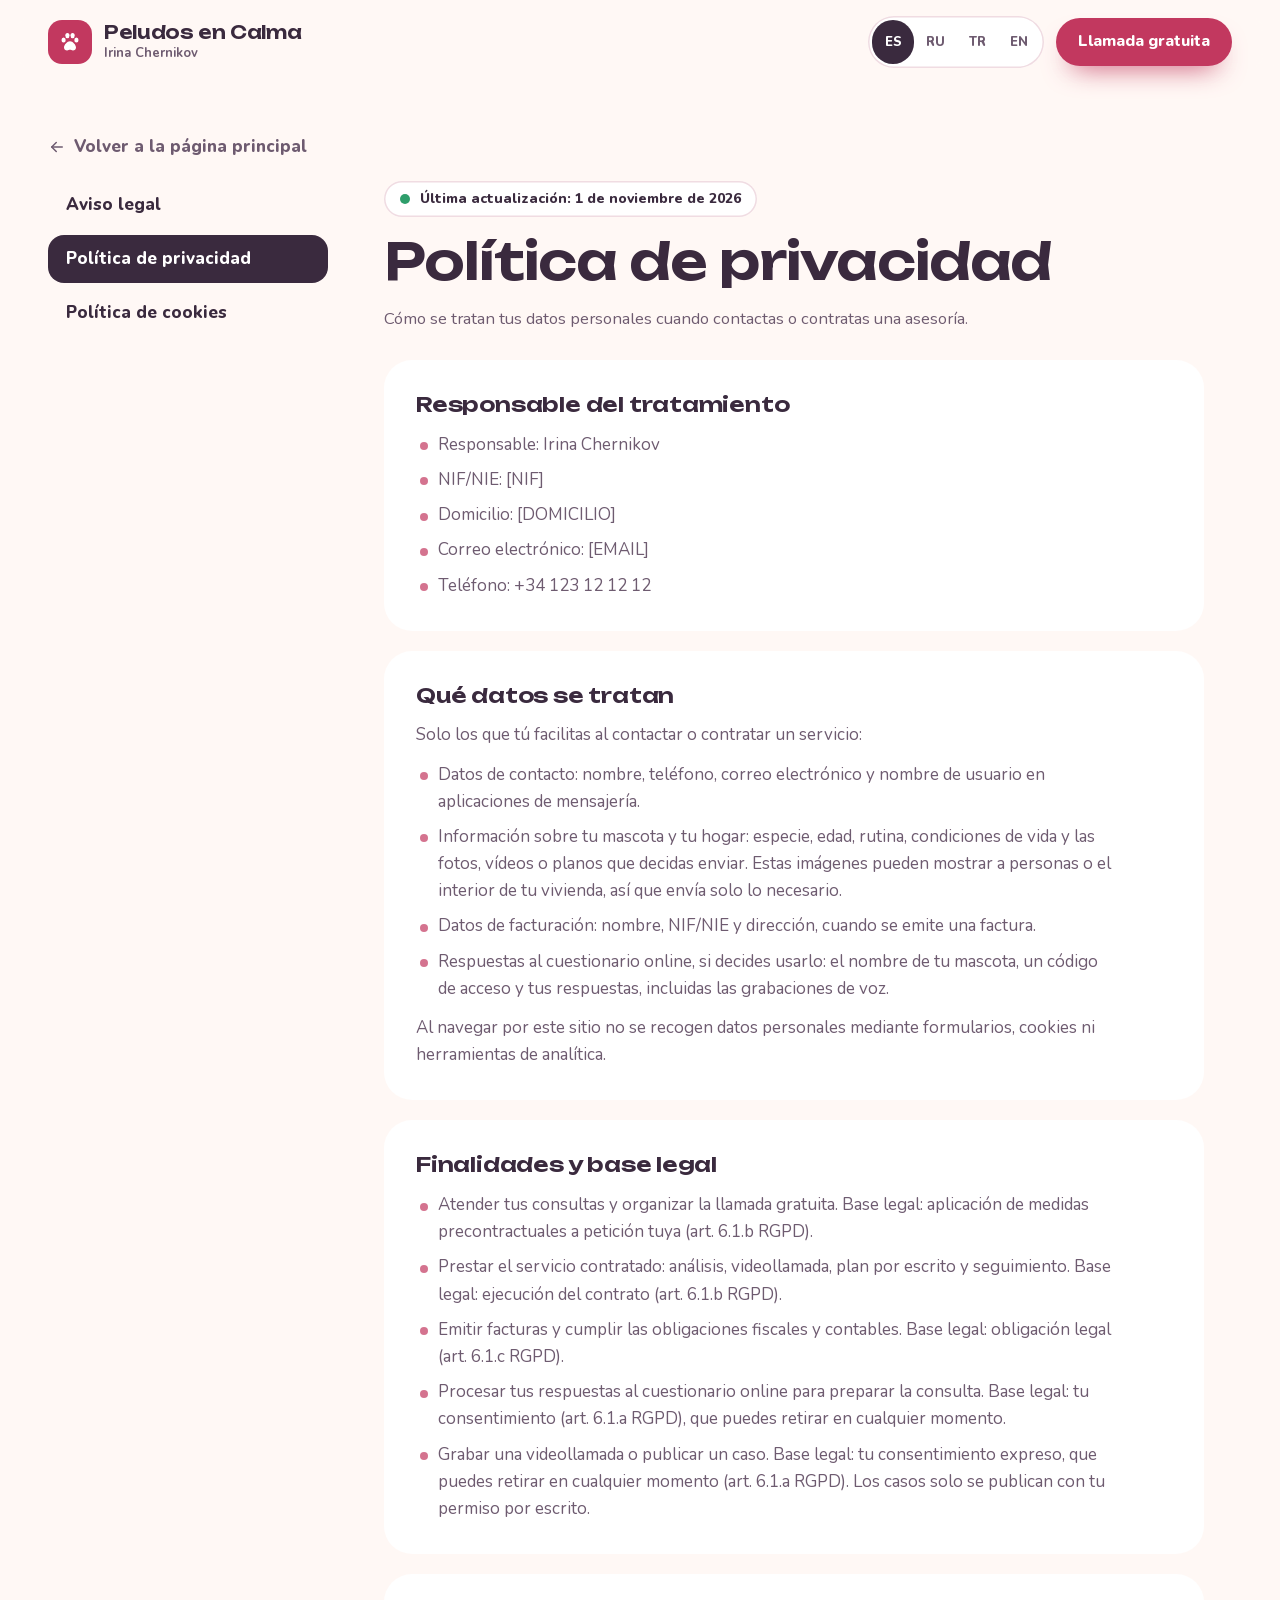
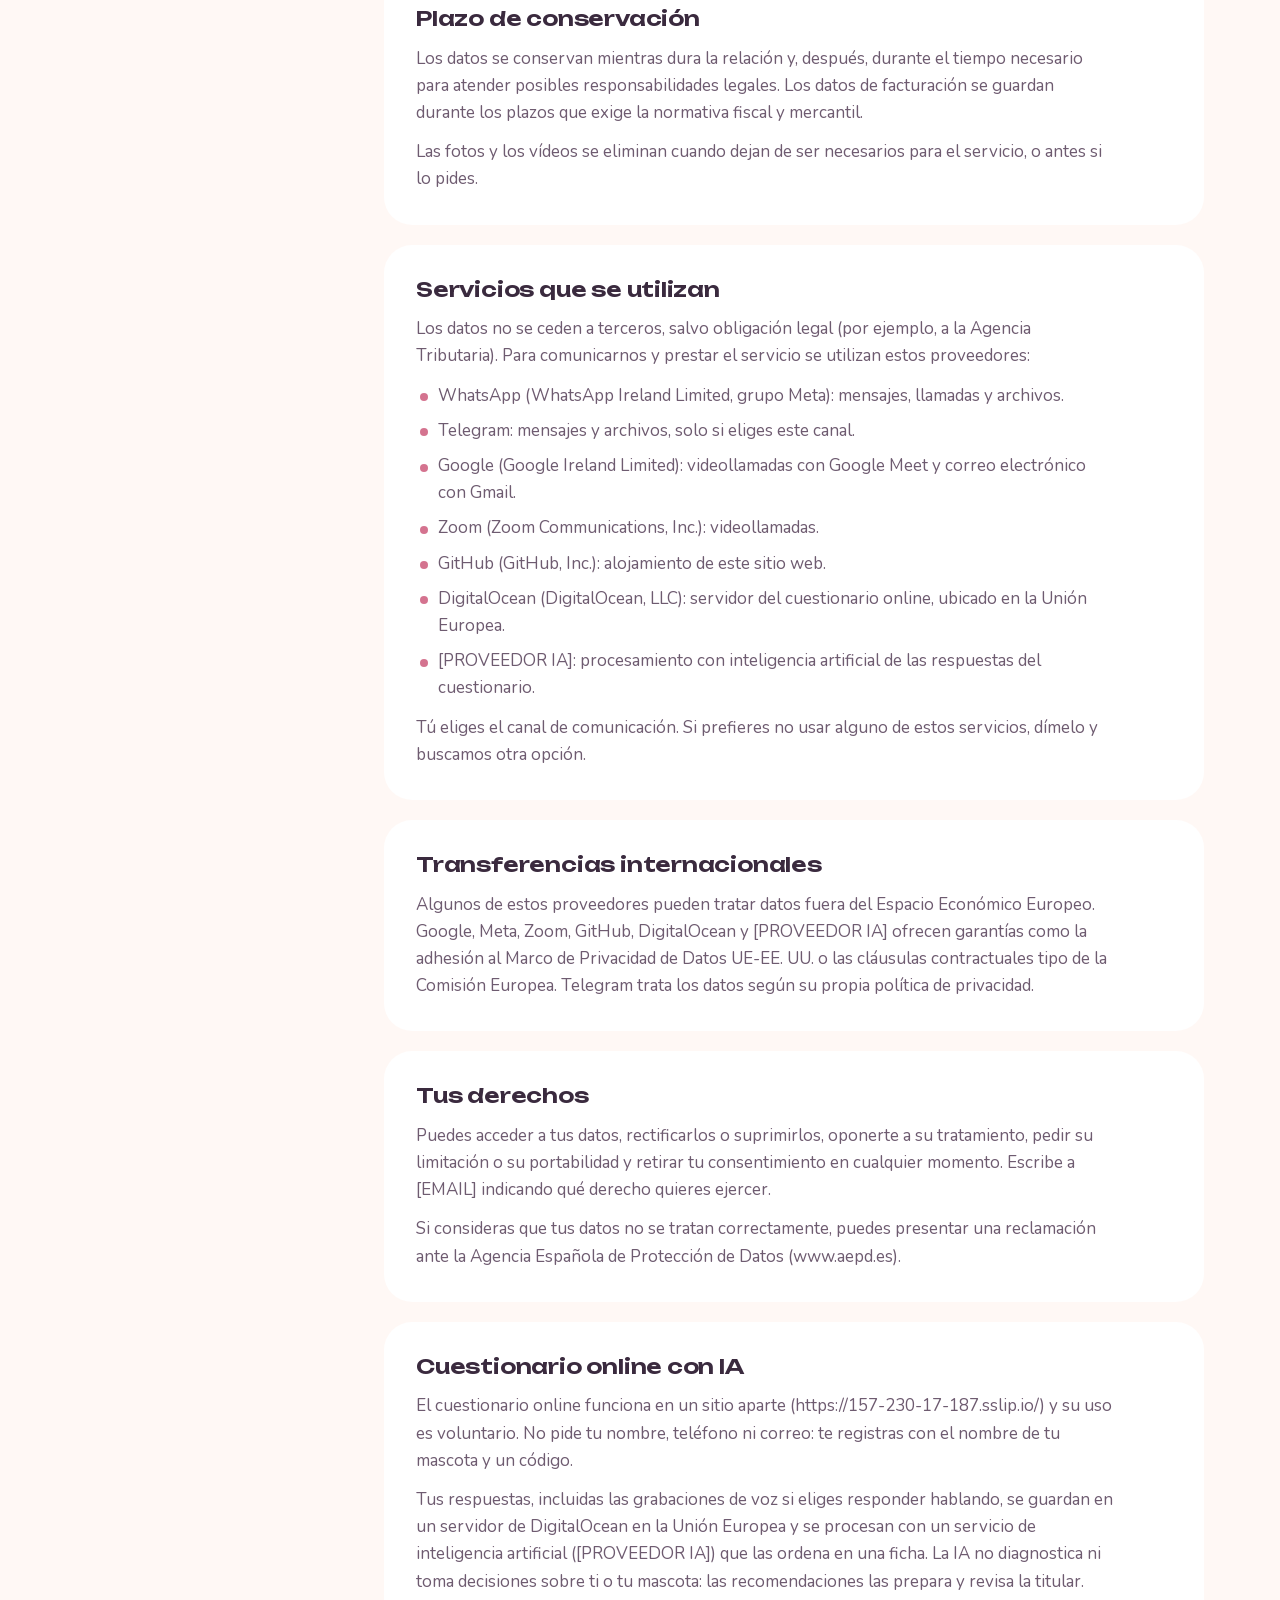
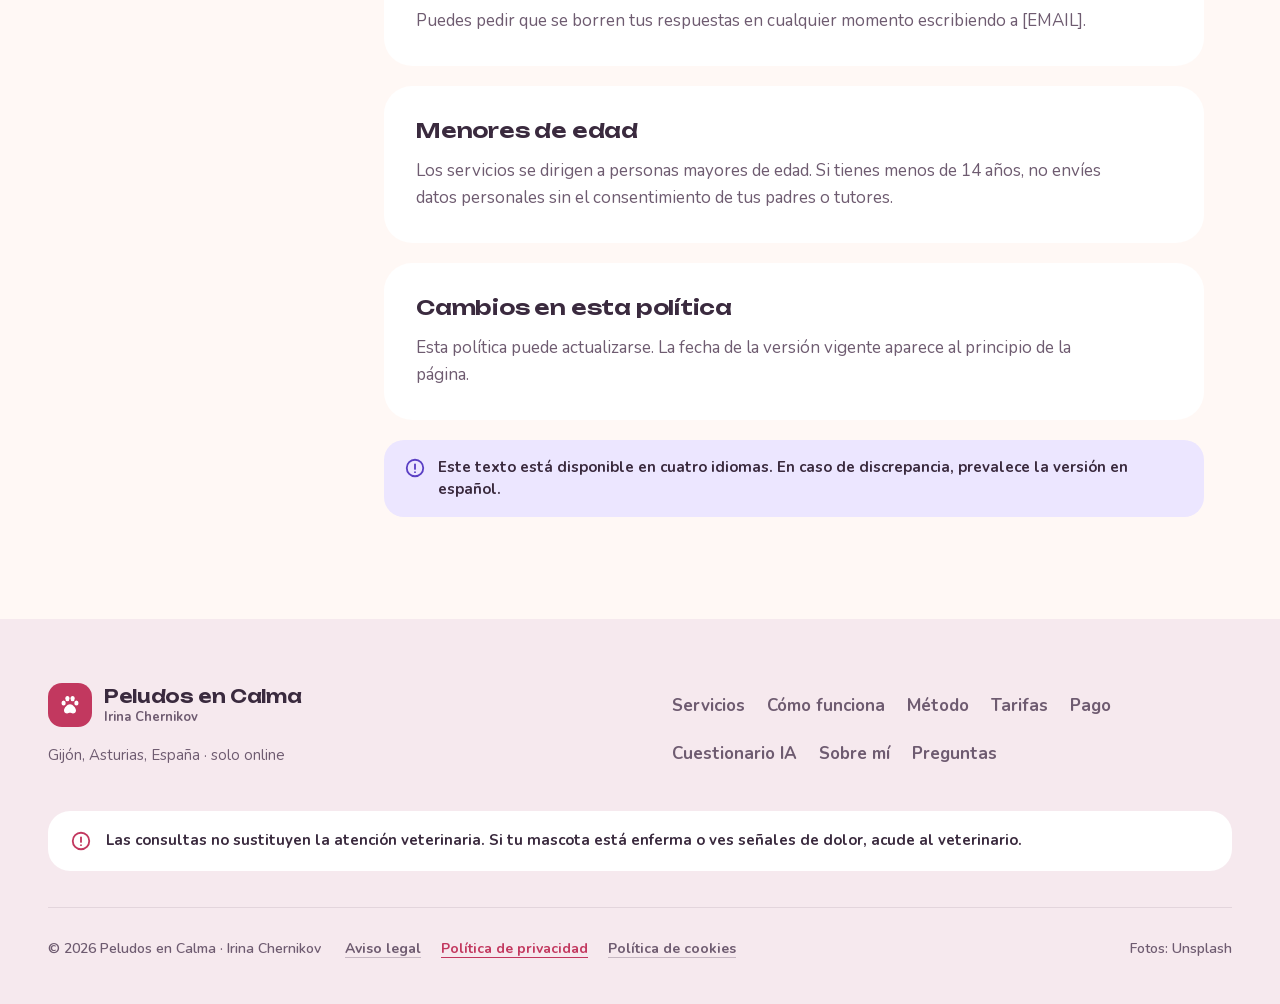
<file: site/privacidad.html>
<!doctype html>
<html lang="es">
<head>
<meta charset="utf-8">
<meta name="viewport" content="width=device-width, initial-scale=1, viewport-fit=cover">
<title data-i18n="doc.metaTitle">Política de privacidad · Peludos en Calma</title>
<meta name="description" content="Cómo se tratan tus datos personales cuando contactas o contratas una asesoría." data-i18n-attr="content:doc.desc">
<meta name="theme-color" content="#FFF8F5">
<link rel="canonical" href="https://peludos-en-calma.github.io/privacidad.html">
<link rel="alternate" hreflang="es" href="https://peludos-en-calma.github.io/privacidad.html">
<link rel="alternate" hreflang="ru" href="https://peludos-en-calma.github.io/privacidad.html?lang=ru">
<link rel="alternate" hreflang="tr" href="https://peludos-en-calma.github.io/privacidad.html?lang=tr">
<link rel="alternate" hreflang="en" href="https://peludos-en-calma.github.io/privacidad.html?lang=en">
<link rel="alternate" hreflang="x-default" href="https://peludos-en-calma.github.io/privacidad.html">
<link rel="icon" href="img/favicon.svg" type="image/svg+xml">

<style>
@font-face {
  font-family: 'Nunito';
  font-style: normal;
  font-weight: 400;
  font-display: swap;
  src: url(fonts/Nunito-normal-cyrillic-ext.woff2) format('woff2');
  unicode-range: U+0460-052F, U+1C80-1C8A, U+20B4, U+2DE0-2DFF, U+A640-A69F, U+FE2E-FE2F;
}
@font-face {
  font-family: 'Nunito';
  font-style: normal;
  font-weight: 400;
  font-display: swap;
  src: url(fonts/Nunito-normal-cyrillic.woff2) format('woff2');
  unicode-range: U+0301, U+0400-045F, U+0490-0491, U+04B0-04B1, U+2116;
}
@font-face {
  font-family: 'Nunito';
  font-style: normal;
  font-weight: 400;
  font-display: swap;
  src: url(fonts/Nunito-normal-latin-ext.woff2) format('woff2');
  unicode-range: U+0100-02BA, U+02BD-02C5, U+02C7-02CC, U+02CE-02D7, U+02DD-02FF, U+0304, U+0308, U+0329, U+1D00-1DBF, U+1E00-1E9F, U+1EF2-1EFF, U+2020, U+20A0-20AB, U+20AD-20C4, U+2113, U+2C60-2C7F, U+A720-A7FF;
}
@font-face {
  font-family: 'Nunito';
  font-style: normal;
  font-weight: 400;
  font-display: swap;
  src: url(fonts/Nunito-normal-latin.woff2) format('woff2');
  unicode-range: U+0000-00FF, U+0131, U+0152-0153, U+02BB-02BC, U+02C6, U+02DA, U+02DC, U+0304, U+0308, U+0329, U+2000-206F, U+20AC, U+2122, U+2191, U+2193, U+2212, U+2215, U+FEFF, U+FFFD;
}
@font-face {
  font-family: 'Nunito';
  font-style: normal;
  font-weight: 600;
  font-display: swap;
  src: url(fonts/Nunito-normal-cyrillic-ext.woff2) format('woff2');
  unicode-range: U+0460-052F, U+1C80-1C8A, U+20B4, U+2DE0-2DFF, U+A640-A69F, U+FE2E-FE2F;
}
@font-face {
  font-family: 'Nunito';
  font-style: normal;
  font-weight: 600;
  font-display: swap;
  src: url(fonts/Nunito-normal-cyrillic.woff2) format('woff2');
  unicode-range: U+0301, U+0400-045F, U+0490-0491, U+04B0-04B1, U+2116;
}
@font-face {
  font-family: 'Nunito';
  font-style: normal;
  font-weight: 600;
  font-display: swap;
  src: url(fonts/Nunito-normal-latin-ext.woff2) format('woff2');
  unicode-range: U+0100-02BA, U+02BD-02C5, U+02C7-02CC, U+02CE-02D7, U+02DD-02FF, U+0304, U+0308, U+0329, U+1D00-1DBF, U+1E00-1E9F, U+1EF2-1EFF, U+2020, U+20A0-20AB, U+20AD-20C4, U+2113, U+2C60-2C7F, U+A720-A7FF;
}
@font-face {
  font-family: 'Nunito';
  font-style: normal;
  font-weight: 600;
  font-display: swap;
  src: url(fonts/Nunito-normal-latin.woff2) format('woff2');
  unicode-range: U+0000-00FF, U+0131, U+0152-0153, U+02BB-02BC, U+02C6, U+02DA, U+02DC, U+0304, U+0308, U+0329, U+2000-206F, U+20AC, U+2122, U+2191, U+2193, U+2212, U+2215, U+FEFF, U+FFFD;
}
@font-face {
  font-family: 'Nunito';
  font-style: normal;
  font-weight: 700;
  font-display: swap;
  src: url(fonts/Nunito-normal-cyrillic-ext.woff2) format('woff2');
  unicode-range: U+0460-052F, U+1C80-1C8A, U+20B4, U+2DE0-2DFF, U+A640-A69F, U+FE2E-FE2F;
}
@font-face {
  font-family: 'Nunito';
  font-style: normal;
  font-weight: 700;
  font-display: swap;
  src: url(fonts/Nunito-normal-cyrillic.woff2) format('woff2');
  unicode-range: U+0301, U+0400-045F, U+0490-0491, U+04B0-04B1, U+2116;
}
@font-face {
  font-family: 'Nunito';
  font-style: normal;
  font-weight: 700;
  font-display: swap;
  src: url(fonts/Nunito-normal-latin-ext.woff2) format('woff2');
  unicode-range: U+0100-02BA, U+02BD-02C5, U+02C7-02CC, U+02CE-02D7, U+02DD-02FF, U+0304, U+0308, U+0329, U+1D00-1DBF, U+1E00-1E9F, U+1EF2-1EFF, U+2020, U+20A0-20AB, U+20AD-20C4, U+2113, U+2C60-2C7F, U+A720-A7FF;
}
@font-face {
  font-family: 'Nunito';
  font-style: normal;
  font-weight: 700;
  font-display: swap;
  src: url(fonts/Nunito-normal-latin.woff2) format('woff2');
  unicode-range: U+0000-00FF, U+0131, U+0152-0153, U+02BB-02BC, U+02C6, U+02DA, U+02DC, U+0304, U+0308, U+0329, U+2000-206F, U+20AC, U+2122, U+2191, U+2193, U+2212, U+2215, U+FEFF, U+FFFD;
}
@font-face {
  font-family: 'Nunito';
  font-style: normal;
  font-weight: 800;
  font-display: swap;
  src: url(fonts/Nunito-normal-cyrillic-ext.woff2) format('woff2');
  unicode-range: U+0460-052F, U+1C80-1C8A, U+20B4, U+2DE0-2DFF, U+A640-A69F, U+FE2E-FE2F;
}
@font-face {
  font-family: 'Nunito';
  font-style: normal;
  font-weight: 800;
  font-display: swap;
  src: url(fonts/Nunito-normal-cyrillic.woff2) format('woff2');
  unicode-range: U+0301, U+0400-045F, U+0490-0491, U+04B0-04B1, U+2116;
}
@font-face {
  font-family: 'Nunito';
  font-style: normal;
  font-weight: 800;
  font-display: swap;
  src: url(fonts/Nunito-normal-latin-ext.woff2) format('woff2');
  unicode-range: U+0100-02BA, U+02BD-02C5, U+02C7-02CC, U+02CE-02D7, U+02DD-02FF, U+0304, U+0308, U+0329, U+1D00-1DBF, U+1E00-1E9F, U+1EF2-1EFF, U+2020, U+20A0-20AB, U+20AD-20C4, U+2113, U+2C60-2C7F, U+A720-A7FF;
}
@font-face {
  font-family: 'Nunito';
  font-style: normal;
  font-weight: 800;
  font-display: swap;
  src: url(fonts/Nunito-normal-latin.woff2) format('woff2');
  unicode-range: U+0000-00FF, U+0131, U+0152-0153, U+02BB-02BC, U+02C6, U+02DA, U+02DC, U+0304, U+0308, U+0329, U+2000-206F, U+20AC, U+2122, U+2191, U+2193, U+2212, U+2215, U+FEFF, U+FFFD;
}
@font-face {
  font-family: 'Playfair Display';
  font-style: italic;
  font-weight: 500;
  font-display: swap;
  src: url(fonts/PlayfairDisplay-italic-cyrillic.woff2) format('woff2');
  unicode-range: U+0301, U+0400-045F, U+0490-0491, U+04B0-04B1, U+2116;
}
@font-face {
  font-family: 'Playfair Display';
  font-style: italic;
  font-weight: 500;
  font-display: swap;
  src: url(fonts/PlayfairDisplay-italic-latin-ext.woff2) format('woff2');
  unicode-range: U+0100-02BA, U+02BD-02C5, U+02C7-02CC, U+02CE-02D7, U+02DD-02FF, U+0304, U+0308, U+0329, U+1D00-1DBF, U+1E00-1E9F, U+1EF2-1EFF, U+2020, U+20A0-20AB, U+20AD-20C4, U+2113, U+2C60-2C7F, U+A720-A7FF;
}
@font-face {
  font-family: 'Playfair Display';
  font-style: italic;
  font-weight: 500;
  font-display: swap;
  src: url(fonts/PlayfairDisplay-italic-latin.woff2) format('woff2');
  unicode-range: U+0000-00FF, U+0131, U+0152-0153, U+02BB-02BC, U+02C6, U+02DA, U+02DC, U+0304, U+0308, U+0329, U+2000-206F, U+20AC, U+2122, U+2191, U+2193, U+2212, U+2215, U+FEFF, U+FFFD;
}
@font-face {
  font-family: 'Playfair Display';
  font-style: italic;
  font-weight: 600;
  font-display: swap;
  src: url(fonts/PlayfairDisplay-italic-cyrillic.woff2) format('woff2');
  unicode-range: U+0301, U+0400-045F, U+0490-0491, U+04B0-04B1, U+2116;
}
@font-face {
  font-family: 'Playfair Display';
  font-style: italic;
  font-weight: 600;
  font-display: swap;
  src: url(fonts/PlayfairDisplay-italic-latin-ext.woff2) format('woff2');
  unicode-range: U+0100-02BA, U+02BD-02C5, U+02C7-02CC, U+02CE-02D7, U+02DD-02FF, U+0304, U+0308, U+0329, U+1D00-1DBF, U+1E00-1E9F, U+1EF2-1EFF, U+2020, U+20A0-20AB, U+20AD-20C4, U+2113, U+2C60-2C7F, U+A720-A7FF;
}
@font-face {
  font-family: 'Playfair Display';
  font-style: italic;
  font-weight: 600;
  font-display: swap;
  src: url(fonts/PlayfairDisplay-italic-latin.woff2) format('woff2');
  unicode-range: U+0000-00FF, U+0131, U+0152-0153, U+02BB-02BC, U+02C6, U+02DA, U+02DC, U+0304, U+0308, U+0329, U+2000-206F, U+20AC, U+2122, U+2191, U+2193, U+2212, U+2215, U+FEFF, U+FFFD;
}
@font-face {
  font-family: 'Unbounded';
  font-style: normal;
  font-weight: 400;
  font-display: swap;
  src: url(fonts/Unbounded-normal-cyrillic-ext.woff2) format('woff2');
  unicode-range: U+0460-052F, U+1C80-1C8A, U+20B4, U+2DE0-2DFF, U+A640-A69F, U+FE2E-FE2F;
}
@font-face {
  font-family: 'Unbounded';
  font-style: normal;
  font-weight: 400;
  font-display: swap;
  src: url(fonts/Unbounded-normal-cyrillic.woff2) format('woff2');
  unicode-range: U+0301, U+0400-045F, U+0490-0491, U+04B0-04B1, U+2116;
}
@font-face {
  font-family: 'Unbounded';
  font-style: normal;
  font-weight: 400;
  font-display: swap;
  src: url(fonts/Unbounded-normal-latin-ext.woff2) format('woff2');
  unicode-range: U+0100-02BA, U+02BD-02C5, U+02C7-02CC, U+02CE-02D7, U+02DD-02FF, U+0304, U+0308, U+0329, U+1D00-1DBF, U+1E00-1E9F, U+1EF2-1EFF, U+2020, U+20A0-20AB, U+20AD-20C4, U+2113, U+2C60-2C7F, U+A720-A7FF;
}
@font-face {
  font-family: 'Unbounded';
  font-style: normal;
  font-weight: 400;
  font-display: swap;
  src: url(fonts/Unbounded-normal-latin.woff2) format('woff2');
  unicode-range: U+0000-00FF, U+0131, U+0152-0153, U+02BB-02BC, U+02C6, U+02DA, U+02DC, U+0304, U+0308, U+0329, U+2000-206F, U+20AC, U+2122, U+2191, U+2193, U+2212, U+2215, U+FEFF, U+FFFD;
}
@font-face {
  font-family: 'Unbounded';
  font-style: normal;
  font-weight: 500;
  font-display: swap;
  src: url(fonts/Unbounded-normal-cyrillic-ext.woff2) format('woff2');
  unicode-range: U+0460-052F, U+1C80-1C8A, U+20B4, U+2DE0-2DFF, U+A640-A69F, U+FE2E-FE2F;
}
@font-face {
  font-family: 'Unbounded';
  font-style: normal;
  font-weight: 500;
  font-display: swap;
  src: url(fonts/Unbounded-normal-cyrillic.woff2) format('woff2');
  unicode-range: U+0301, U+0400-045F, U+0490-0491, U+04B0-04B1, U+2116;
}
@font-face {
  font-family: 'Unbounded';
  font-style: normal;
  font-weight: 500;
  font-display: swap;
  src: url(fonts/Unbounded-normal-latin-ext.woff2) format('woff2');
  unicode-range: U+0100-02BA, U+02BD-02C5, U+02C7-02CC, U+02CE-02D7, U+02DD-02FF, U+0304, U+0308, U+0329, U+1D00-1DBF, U+1E00-1E9F, U+1EF2-1EFF, U+2020, U+20A0-20AB, U+20AD-20C4, U+2113, U+2C60-2C7F, U+A720-A7FF;
}
@font-face {
  font-family: 'Unbounded';
  font-style: normal;
  font-weight: 500;
  font-display: swap;
  src: url(fonts/Unbounded-normal-latin.woff2) format('woff2');
  unicode-range: U+0000-00FF, U+0131, U+0152-0153, U+02BB-02BC, U+02C6, U+02DA, U+02DC, U+0304, U+0308, U+0329, U+2000-206F, U+20AC, U+2122, U+2191, U+2193, U+2212, U+2215, U+FEFF, U+FFFD;
}
@font-face {
  font-family: 'Unbounded';
  font-style: normal;
  font-weight: 600;
  font-display: swap;
  src: url(fonts/Unbounded-normal-cyrillic-ext.woff2) format('woff2');
  unicode-range: U+0460-052F, U+1C80-1C8A, U+20B4, U+2DE0-2DFF, U+A640-A69F, U+FE2E-FE2F;
}
@font-face {
  font-family: 'Unbounded';
  font-style: normal;
  font-weight: 600;
  font-display: swap;
  src: url(fonts/Unbounded-normal-cyrillic.woff2) format('woff2');
  unicode-range: U+0301, U+0400-045F, U+0490-0491, U+04B0-04B1, U+2116;
}
@font-face {
  font-family: 'Unbounded';
  font-style: normal;
  font-weight: 600;
  font-display: swap;
  src: url(fonts/Unbounded-normal-latin-ext.woff2) format('woff2');
  unicode-range: U+0100-02BA, U+02BD-02C5, U+02C7-02CC, U+02CE-02D7, U+02DD-02FF, U+0304, U+0308, U+0329, U+1D00-1DBF, U+1E00-1E9F, U+1EF2-1EFF, U+2020, U+20A0-20AB, U+20AD-20C4, U+2113, U+2C60-2C7F, U+A720-A7FF;
}
@font-face {
  font-family: 'Unbounded';
  font-style: normal;
  font-weight: 600;
  font-display: swap;
  src: url(fonts/Unbounded-normal-latin.woff2) format('woff2');
  unicode-range: U+0000-00FF, U+0131, U+0152-0153, U+02BB-02BC, U+02C6, U+02DA, U+02DC, U+0304, U+0308, U+0329, U+2000-206F, U+20AC, U+2122, U+2191, U+2193, U+2212, U+2215, U+FEFF, U+FFFD;
}

/* Layout: one column of rounded pastel "rooms" on a warm blush ground; white bands alternate with tinted cards, content max 1280px */
:root{
  --bg:#FFF8F5; --surface:#FFFFFF; --ink:#3A2A3E; --soft:#6E5B70; --line:#F0DCE2;
  --accent:#C2385F; --accent-ink:#A12C4E;
  --blush:#FCE1E4; --peach:#FFE8D6; --lilac:#ECE6FF; --mint:#DDF3EA; --butter:#FFF3C9; --rose-soft:#FFF4F1; --mist:#F6E9EE;
  --violet:#5A3FC4; --violet-soft:#7158D8; --forest:#1F6B4C; --mint-ink:#3F5A4E; --ok:#2E9E6B; --soon:#E0A100;
  --f-display:'Unbounded','Nunito',system-ui,-apple-system,'Segoe UI',sans-serif;
  --f-body:'Nunito',system-ui,-apple-system,'Segoe UI',Roboto,sans-serif;
  --f-accent:'Playfair Display',Georgia,'Times New Roman',serif;
  --ease:cubic-bezier(.2,.8,.2,1); --spring:cubic-bezier(.34,1.56,.64,1);
  --shadow:0 30px 60px -32px rgba(58,42,62,.42);
  color-scheme:light;
}
*,*::before,*::after{box-sizing:border-box}
html{scroll-behavior:smooth;-webkit-text-size-adjust:100%;scroll-padding-top:calc(84px + env(safe-area-inset-top,0px))}
body{margin:0;background:var(--bg);color:var(--ink);font-family:var(--f-body);font-size:17px;line-height:1.6;-webkit-font-smoothing:antialiased;overflow-x:clip}
body::before{content:"";position:fixed;inset:0 0 auto;height:env(safe-area-inset-top,0px);z-index:60;background:var(--bg)}
img{display:block;max-width:100%;height:auto}
h1,h2,h3,p,ul,dl,dd{margin:0}
h1,h2,h3{text-wrap:balance}
ul{padding:0;list-style:none}
button,input{font:inherit;color:inherit}
button{cursor:pointer}
a{color:var(--accent)}
a:hover{color:var(--accent-ink)}
:focus-visible{outline:3px solid var(--accent);outline-offset:3px}
[hidden]{display:none!important}
.sr-only{position:absolute;width:1px;height:1px;padding:0;margin:-1px;overflow:hidden;clip:rect(0,0,0,0);white-space:nowrap;border:0}
.ic{width:1em;height:1em;fill:none;stroke:currentColor;stroke-width:2;stroke-linecap:round;stroke-linejoin:round;flex:none}
.icf{width:1em;height:1em;fill:currentColor;flex:none}

.wrap{width:100%;max-width:1280px;margin-inline:auto;padding-left:max(clamp(16px,4vw,48px),env(safe-area-inset-left,0px));padding-right:max(clamp(16px,4vw,48px),env(safe-area-inset-right,0px))}
.disp{font-family:var(--f-display);font-weight:600;letter-spacing:-.02em}
.mark{font-family:var(--f-accent);font-style:italic;font-weight:600;letter-spacing:0;color:var(--accent)}
.h2{font-family:var(--f-display);font-weight:600;letter-spacing:-.02em;font-size:clamp(30px,3.4vw,46px);line-height:1.12}
.lead{font-size:clamp(16px,1.3vw,18px);line-height:1.6;color:var(--soft);max-width:62ch}
.kicker{display:inline-flex;align-items:center;gap:8px;font-weight:800;font-size:14px;letter-spacing:.08em;text-transform:uppercase}
.kicker .icf{color:var(--accent);font-size:18px}
.sec-head{display:flex;flex-wrap:wrap;align-items:flex-end;justify-content:space-between;gap:24px}
.sec-head>div{display:flex;flex-direction:column;gap:16px;max-width:700px;min-width:0}
.band{background:var(--surface)}
.sec{padding-block:clamp(64px,8vw,104px)}
.stack{display:flex;flex-direction:column;gap:40px}

.skip{position:absolute;left:12px;top:-80px;z-index:100;background:var(--ink);color:#fff;padding:10px 16px;border-radius:12px;font-weight:800;text-decoration:none}
.skip:focus{top:calc(12px + env(safe-area-inset-top,0px));color:#fff}
.progress{position:fixed;left:0;right:0;top:env(safe-area-inset-top,0px);height:3px;z-index:70;pointer-events:none}
.progress span{display:block;height:100%;background:var(--accent);transform-origin:left;transform:scaleX(0)}

/* buttons & controls */
.btn{display:inline-flex;align-items:center;justify-content:center;gap:10px;min-height:52px;padding:0 26px;border-radius:999px;border:0;font-weight:800;font-size:16px;line-height:1.1;text-decoration:none;text-align:center;transition:transform .3s var(--spring),box-shadow .3s,background-color .3s,color .3s}
.btn:hover{transform:translateY(-3px)}
.btn:active{transform:translateY(0) scale(.97)}
.btn .ic{font-size:20px;transition:transform .3s var(--ease)}
.btn:hover .ic.arr,.more:hover .ic.arr{transform:translateX(5px)}
.btn-accent{background:var(--accent);color:#fff;box-shadow:0 14px 28px -14px var(--accent)}
.btn-accent:hover{background:var(--accent-ink);color:#fff;box-shadow:0 20px 34px -14px var(--accent)}
.btn-soft{background:var(--surface);color:var(--ink);box-shadow:inset 0 0 0 2px var(--line)}
.btn-soft:hover{color:var(--ink);box-shadow:inset 0 0 0 2px var(--accent)}
.btn-ink{background:var(--ink);color:#fff}
.btn-ink:hover{background:#251A28;color:#fff}
.btn[aria-disabled="true"]{opacity:.55;cursor:default;transform:none;box-shadow:none}
.more{display:inline-flex;align-items:center;gap:8px;min-height:44px;font-weight:800;color:var(--ink);text-decoration:none}
.more:hover{color:var(--accent)}
.icon-btn{position:relative;width:48px;height:48px;border-radius:50%;border:0;background:var(--surface);color:var(--ink);display:grid;place-items:center;box-shadow:inset 0 0 0 1.5px var(--line);transition:transform .3s var(--spring),color .3s;flex:none}
.icon-btn:hover{transform:scale(1.08);color:var(--accent)}
.icon-btn .ic{font-size:22px}
.seg{display:inline-flex;padding:4px;border-radius:999px;background:var(--surface);box-shadow:inset 0 0 0 1.5px var(--line)}
.seg button{display:grid;place-items:center;min-width:42px;min-height:44px;padding:0;border:0;border-radius:999px;background:transparent;font-weight:800;font-size:13px;color:var(--soft);transition:background-color .25s,color .25s}
.seg button:hover{color:var(--ink);background:var(--blush)}
.seg button.on{background:var(--ink);color:#fff;animation:pop .4s var(--spring)}
.chip{display:inline-flex;align-items:center;min-height:44px;padding:0 18px;border-radius:999px;border:0;background:var(--surface);color:var(--ink);font-weight:700;font-size:15px;box-shadow:inset 0 0 0 1.5px #EBD8DE;transition:background-color .25s,color .25s,transform .3s var(--spring),box-shadow .25s}
.chip:hover{transform:translateY(-2px);box-shadow:inset 0 0 0 1.5px var(--accent)}
.chip.on{background:var(--ink);color:#fff;box-shadow:none}
.price{display:inline-flex;align-items:center;min-height:36px;padding:0 14px;border-radius:999px;background:var(--surface);font-family:var(--f-display);font-weight:600;font-size:15px;letter-spacing:-.01em;white-space:nowrap;font-variant-numeric:tabular-nums}
.meta{display:inline-flex;align-items:center;gap:8px;font-size:14px;font-weight:800;color:var(--soft)}
.meta .ic{font-size:18px}
.pulse-dot{display:inline-block;width:10px;height:10px;border-radius:50%;background:var(--ok);flex:none;animation:pulse 1.8s ease-out infinite}
.pulse-dot.soon{background:var(--soon);animation-name:pulse-soon}
.badge{align-self:flex-start;display:inline-flex;align-items:center;gap:10px;padding:9px 16px;border-radius:999px;background:var(--surface);box-shadow:inset 0 0 0 1.5px var(--line);font-weight:800;font-size:14px;line-height:1.3}

/* header */
.hdr{position:sticky;top:env(safe-area-inset-top,0px);z-index:50;background:rgba(255,248,245,.86);-webkit-backdrop-filter:blur(14px);backdrop-filter:blur(14px);border-bottom:1px solid transparent;transition:border-color .3s,box-shadow .3s}
.hdr.scrolled{border-color:rgba(58,42,62,.07);box-shadow:0 10px 30px -24px rgba(58,42,62,.4)}
.hdr-in{display:flex;align-items:center;gap:20px;min-height:84px;transition:min-height .35s var(--ease)}
.hdr.scrolled .hdr-in{min-height:68px}
.logo{display:flex;align-items:center;gap:12px;text-decoration:none;color:var(--ink);flex:none}
.logo:hover{color:var(--ink)}
.logo:hover .logo-mark{animation:wiggle .6s ease}
.logo-mark{width:44px;height:44px;border-radius:14px;background:var(--accent);color:#fff;display:grid;place-items:center;font-size:24px}
.logo-txt{display:flex;flex-direction:column;gap:3px;line-height:1.1}
.logo-txt b{font-family:var(--f-display);font-weight:600;font-size:18px;letter-spacing:-.02em}
.logo-txt small{font-size:13px;font-weight:700;color:var(--soft)}
.nav{display:flex;gap:22px;margin-left:16px}
.nav a{position:relative;padding:12px 2px;color:var(--ink);text-decoration:none;font-weight:700;font-size:15px;white-space:nowrap}
.nav a::after{content:"";position:absolute;left:0;right:0;bottom:6px;height:3px;border-radius:3px;background:var(--accent);transform:scaleX(0);transform-origin:left;transition:transform .35s var(--ease)}
.nav a:hover::after,.nav a.active::after{transform:scaleX(1)}
.hdr-actions{margin-left:auto;display:flex;align-items:center;gap:12px}
.burger{display:none}
@media (max-width:1240px){.nav{display:none}.burger{display:grid}}
@media (max-width:640px){.hdr .seg,.hdr-cta{display:none}.logo-txt b{font-size:16px}}

/* drawer */
.drawer{position:fixed;inset:0;z-index:80;background:rgba(58,42,62,.32);-webkit-backdrop-filter:blur(4px);backdrop-filter:blur(4px);opacity:0;transition:opacity .3s}
.drawer.open{opacity:1}
.drawer-panel{position:absolute;top:0;right:0;bottom:0;width:min(420px,100%);background:var(--bg);padding:calc(16px + env(safe-area-inset-top,0px)) max(20px,env(safe-area-inset-right,0px)) calc(24px + env(safe-area-inset-bottom,0px)) 24px;display:flex;flex-direction:column;gap:22px;overflow-y:auto;transform:translateX(100%);transition:transform .45s var(--ease)}
.drawer.open .drawer-panel{transform:none}
.drawer-top{display:flex;align-items:center;justify-content:space-between}
.drawer-nav{display:flex;flex-direction:column}
.drawer-nav a{display:block;padding:14px 0;border-bottom:1px solid var(--line);font-family:var(--f-display);font-weight:500;font-size:21px;letter-spacing:-.01em;color:var(--ink);text-decoration:none}
.drawer-nav a:hover{color:var(--accent)}

/* footer */
.ftr{background:var(--mist);padding-block:64px calc(32px + env(safe-area-inset-bottom,0px))}
.ftr-top{display:flex;flex-wrap:wrap;gap:32px;justify-content:space-between;align-items:flex-start}
.ftr-brand{flex:1 1 320px;max-width:460px;display:flex;flex-direction:column;gap:16px}
.ftr-brand p{font-size:15px;color:var(--soft)}
.ftr-nav{display:flex;flex-wrap:wrap;gap:4px 22px;max-width:560px}
.ftr-nav a{display:inline-flex;align-items:center;min-height:44px;font-weight:700;color:var(--soft);text-decoration:none}
.ftr-nav a:hover{color:var(--accent)}
.disclaimer{display:flex;gap:14px;align-items:flex-start;padding:18px 22px;border-radius:22px;background:var(--surface);font-size:15px;line-height:1.55;font-weight:700}
.disclaimer .ic{font-size:22px;color:var(--accent);margin-top:1px}
.ftr-bottom{display:flex;flex-wrap:wrap;justify-content:space-between;align-items:center;gap:4px 24px;padding-top:20px;border-top:1px solid rgba(58,42,62,.1);font-size:14px;font-weight:600;color:var(--soft)}
.ftr-legal{display:flex;flex-wrap:wrap;gap:0 20px;flex:1 1 360px}
.ftr-legal a{display:inline-flex;align-items:center;min-height:44px;color:var(--soft);font-weight:700;text-decoration:underline;text-decoration-color:rgba(110,91,112,.35);text-underline-offset:4px}
.ftr-legal a:hover,.ftr-legal a[aria-current="page"]{color:var(--accent);text-decoration-color:currentColor}

/* motion */
@keyframes floaty{0%,100%{transform:translateY(0)}50%{transform:translateY(-14px)}}
@keyframes blob{0%,100%{border-radius:42% 58% 63% 37%/41% 44% 56% 59%}33%{border-radius:63% 37% 38% 62%/55% 38% 62% 45%}66%{border-radius:38% 62% 52% 48%/62% 55% 45% 38%}}
@keyframes spin{to{transform:rotate(360deg)}}
@keyframes marquee{to{transform:translateX(-50%)}}
@keyframes rise{from{opacity:0;transform:translateY(36px)}to{opacity:1;transform:none}}
@keyframes wordIn{from{opacity:0;transform:translateY(.6em) rotate(4deg)}to{opacity:1;transform:none}}
@keyframes popIn{from{opacity:0;transform:scale(.6)}to{opacity:1;transform:none}}
@keyframes pulse{0%{box-shadow:0 0 0 0 rgba(46,158,107,.55)}100%{box-shadow:0 0 0 12px rgba(46,158,107,0)}}
@keyframes pulse-soon{0%{box-shadow:0 0 0 0 rgba(224,161,0,.5)}100%{box-shadow:0 0 0 12px rgba(224,161,0,0)}}
@keyframes ring{0%{box-shadow:0 0 0 0 rgba(194,56,95,.45)}100%{box-shadow:0 0 0 14px rgba(194,56,95,0)}}
@keyframes draw{from{stroke-dashoffset:420}to{stroke-dashoffset:0}}
@keyframes paw{0%,100%{opacity:.18;transform:scale(.8)}18%,42%{opacity:1;transform:scale(1)}}
@keyframes wiggle{0%,100%{transform:rotate(0)}25%{transform:rotate(-10deg)}75%{transform:rotate(10deg)}}
@keyframes pop{0%{transform:scale(1)}40%{transform:scale(1.18)}100%{transform:scale(1)}}
@keyframes fitpop{0%{transform:scale(.97);opacity:.6}100%{transform:none;opacity:1}}
@keyframes heartfly{0%{opacity:0;transform:translateY(0) scale(.5) rotate(-10deg)}20%{opacity:1}100%{opacity:0;transform:translateY(-140px) scale(1.15) rotate(12deg)}}
@keyframes grow{from{transform:scaleX(0)}}
@keyframes panelIn{from{opacity:0;transform:translateY(12px)}to{opacity:1;transform:none}}

body.is-switching main,body.is-switching .nav,body.is-switching .hdr-cta{opacity:0;transition:opacity .18s}
main,.nav,.hdr-cta{transition:opacity .25s}

@media (prefers-reduced-motion:reduce){
  *,*::before,*::after{animation:none!important;transition:none!important}
  html{scroll-behavior:auto}
}

.legal{padding-block:clamp(20px,4vw,40px) clamp(64px,8vw,104px)}
.back{display:inline-flex;align-items:center;gap:8px;min-height:44px;margin-bottom:12px;font-weight:800;color:var(--soft);text-decoration:none}
.back:hover{color:var(--accent)}
.back .ic{font-size:18px;transform:scaleX(-1);transition:transform .3s var(--ease)}
.back:hover .ic{transform:scaleX(-1) translateX(4px)}
.legal-grid{display:flex;flex-wrap:wrap;gap:32px 56px;align-items:flex-start}
.legal-nav{flex:1 1 220px;max-width:280px;position:sticky;top:calc(100px + env(safe-area-inset-top,0px));display:flex;flex-direction:column;gap:6px}
.legal-nav a{display:flex;align-items:center;min-height:48px;padding:0 18px;border-radius:16px;font-weight:800;color:var(--ink);text-decoration:none;transition:background-color .25s,color .25s,transform .3s var(--spring)}
.legal-nav a:hover{background:var(--surface);color:var(--ink);transform:translateX(4px)}
.legal-nav a[aria-current="page"]{background:var(--ink);color:#fff;transform:none}
.legal-body{flex:3 1 560px;min-width:0;max-width:820px;display:flex;flex-direction:column;gap:20px}
.legal-head{display:flex;flex-direction:column;gap:16px;margin-bottom:8px}
.legal-head h1{font-family:var(--f-display);font-weight:600;letter-spacing:-.02em;font-size:clamp(32px,4vw,52px);line-height:1.1}
.legal-sec{background:var(--surface);border-radius:28px;padding:clamp(22px,3vw,32px);display:flex;flex-direction:column;gap:12px}
.legal-sec h2{font-family:var(--f-display);font-weight:600;letter-spacing:-.01em;font-size:clamp(18px,1.6vw,21px);line-height:1.3}
.legal-sec p,.legal-sec li{color:var(--soft);max-width:70ch}
.legal-sec ul{display:flex;flex-direction:column;gap:8px}
.legal-sec li{position:relative;padding-left:22px}
.legal-sec li::before{content:"";position:absolute;left:4px;top:.68em;width:8px;height:8px;border-radius:50%;background:var(--accent);opacity:.7}
.prevails{display:flex;gap:12px;align-items:flex-start;padding:16px 20px;border-radius:20px;background:var(--lilac);font-size:15px;font-weight:700;line-height:1.5}
.prevails .ic{font-size:22px;color:var(--violet);margin-top:1px}
@media (max-width:860px){
  .legal-nav{position:static;max-width:none;flex-basis:100%;flex-direction:row;flex-wrap:wrap}
  .legal-nav a{background:var(--surface);box-shadow:inset 0 0 0 1.5px var(--line)}
}
@media (max-width:640px){.legal-page .hdr .seg{display:inline-flex}}
@media (max-width:440px){.legal-page .logo-txt{display:none}}
.js.intro .legal-nav{animation:rise .8s var(--ease) .05s backwards}
.js.intro .legal-head{animation:rise .8s var(--ease) .12s backwards}
.js.intro .legal-sec{animation:rise .8s var(--ease) calc(.2s + var(--i,0)*70ms) backwards}
</style>
</head>
<body class="legal-page">
<svg width="0" height="0" style="position:absolute" aria-hidden="true">
  <symbol id="i-paw" viewBox="0 0 24 24"><ellipse cx="5.6" cy="10" rx="2.1" ry="2.6"></ellipse><ellipse cx="9.4" cy="5.6" rx="2.1" ry="2.7"></ellipse><ellipse cx="14.6" cy="5.6" rx="2.1" ry="2.7"></ellipse><ellipse cx="18.4" cy="10" rx="2.1" ry="2.6"></ellipse><path d="M12 11.2c-2.7 0-6 3.6-6 6.3 0 1.9 1.4 2.9 3.1 2.9 1.2 0 1.9-.6 2.9-.6s1.7.6 2.9.6c1.7 0 3.1-1 3.1-2.9 0-2.7-3.3-6.3-6-6.3z"></path></symbol>
  <symbol id="i-arrow" viewBox="0 0 24 24"><path d="M5 12h14"></path><path d="M13 6l6 6-6 6"></path></symbol>
  <symbol id="i-info" viewBox="0 0 24 24"><circle cx="12" cy="12" r="9"></circle><path d="M12 8v5"></path><path d="M12 16.5h.01"></path></symbol>
</svg>

<a class="skip" href="#main" data-i18n="skip">Ir al contenido</a>
<div class="progress" aria-hidden="true"><span id="progress"></span></div>

<header class="hdr" id="hdr">
  <div class="wrap hdr-in">
    <a class="logo" href="index.html" data-page aria-label="Peludos en Calma — inicio" data-i18n-attr="aria-label:home">
      <span class="logo-mark"><svg class="icf"><use href="#i-paw"></use></svg></span>
      <span class="logo-txt"><b>Peludos en Calma</b><small>Irina Chernikov</small></span>
    </a>
    <div class="hdr-actions">
      <div class="seg" role="group" aria-label="Idioma" data-i18n-attr="aria-label:langLabel">
        <button type="button" data-lang="es" lang="es" title="Español" aria-pressed="true" class="on">ES</button>
        <button type="button" data-lang="ru" lang="ru" title="Русский" aria-pressed="false">RU</button>
        <button type="button" data-lang="tr" lang="tr" title="Türkçe" aria-pressed="false">TR</button>
        <button type="button" data-lang="en" lang="en" title="English" aria-pressed="false">EN</button>
      </div>
      <a class="btn btn-accent hdr-cta" href="index.html#booking" data-page style="min-height:48px;padding:0 22px" data-i18n="cta">Llamada gratuita</a>
    </div>
  </div>
</header>

<main id="main" class="legal wrap">
  <a class="back" href="index.html" data-page><svg class="ic"><use href="#i-arrow"></use></svg><span data-i18n="back">Volver a la página principal</span></a>
  <div class="legal-grid">
    <nav class="legal-nav" aria-label="Textos legales" data-i18n-attr="aria-label:lgNav">
      <a href="aviso-legal.html" data-page data-doc="aviso" data-i18n="lgAviso">Aviso legal</a>
      <a href="privacidad.html" data-page data-doc="privacy" aria-current="page" data-i18n="lgPrivacy">Política de privacidad</a>
      <a href="cookies.html" data-page data-doc="cookies" data-i18n="lgCookies">Política de cookies</a>
    </nav>
    <article class="legal-body">
      <header class="legal-head">
        <span class="badge"><span class="pulse-dot"></span><span data-i18n="updated">Última actualización: 1 de noviembre de 2026</span></span>
        <h1 data-i18n="doc.title">Política de privacidad</h1>
        <p class="lead" data-i18n="doc.desc">Cómo se tratan tus datos personales cuando contactas o contratas una asesoría.</p>
      </header>
      <section class="legal-sec" style="--i:0">
        <h2 data-i18n="doc.blocks.0.h">Responsable del tratamiento</h2>
        <ul>
          <li data-i18n="doc.blocks.0.li.0">Responsable: Irina Chernikov</li>
          <li data-i18n="doc.blocks.0.li.1">NIF/NIE: [NIF]</li>
          <li data-i18n="doc.blocks.0.li.2">Domicilio: [DOMICILIO]</li>
          <li data-i18n="doc.blocks.0.li.3">Correo electrónico: [EMAIL]</li>
          <li data-i18n="doc.blocks.0.li.4">Teléfono: +34 123 12 12 12</li>
        </ul>
      </section>
      <section class="legal-sec" style="--i:1">
        <h2 data-i18n="doc.blocks.1.h">Qué datos se tratan</h2>
        <p data-i18n="doc.blocks.1.p.0">Solo los que tú facilitas al contactar o contratar un servicio:</p>
        <ul>
          <li data-i18n="doc.blocks.1.li.0">Datos de contacto: nombre, teléfono, correo electrónico y nombre de usuario en aplicaciones de mensajería.</li>
          <li data-i18n="doc.blocks.1.li.1">Información sobre tu mascota y tu hogar: especie, edad, rutina, condiciones de vida y las fotos, vídeos o planos que decidas enviar. Estas imágenes pueden mostrar a personas o el interior de tu vivienda, así que envía solo lo necesario.</li>
          <li data-i18n="doc.blocks.1.li.2">Datos de facturación: nombre, NIF/NIE y dirección, cuando se emite una factura.</li>
          <li data-i18n="doc.blocks.1.li.3">Respuestas al cuestionario online, si decides usarlo: el nombre de tu mascota, un código de acceso y tus respuestas, incluidas las grabaciones de voz.</li>
        </ul>
        <p data-i18n="doc.blocks.1.p2.0">Al navegar por este sitio no se recogen datos personales mediante formularios, cookies ni herramientas de analítica.</p>
      </section>
      <section class="legal-sec" style="--i:2">
        <h2 data-i18n="doc.blocks.2.h">Finalidades y base legal</h2>
        <ul>
          <li data-i18n="doc.blocks.2.li.0">Atender tus consultas y organizar la llamada gratuita. Base legal: aplicación de medidas precontractuales a petición tuya (art. 6.1.b RGPD).</li>
          <li data-i18n="doc.blocks.2.li.1">Prestar el servicio contratado: análisis, videollamada, plan por escrito y seguimiento. Base legal: ejecución del contrato (art. 6.1.b RGPD).</li>
          <li data-i18n="doc.blocks.2.li.2">Emitir facturas y cumplir las obligaciones fiscales y contables. Base legal: obligación legal (art. 6.1.c RGPD).</li>
          <li data-i18n="doc.blocks.2.li.3">Procesar tus respuestas al cuestionario online para preparar la consulta. Base legal: tu consentimiento (art. 6.1.a RGPD), que puedes retirar en cualquier momento.</li>
          <li data-i18n="doc.blocks.2.li.4">Grabar una videollamada o publicar un caso. Base legal: tu consentimiento expreso, que puedes retirar en cualquier momento (art. 6.1.a RGPD). Los casos solo se publican con tu permiso por escrito.</li>
        </ul>
      </section>
      <section class="legal-sec" style="--i:3">
        <h2 data-i18n="doc.blocks.3.h">Plazo de conservación</h2>
        <p data-i18n="doc.blocks.3.p.0">Los datos se conservan mientras dura la relación y, después, durante el tiempo necesario para atender posibles responsabilidades legales. Los datos de facturación se guardan durante los plazos que exige la normativa fiscal y mercantil.</p>
        <p data-i18n="doc.blocks.3.p.1">Las fotos y los vídeos se eliminan cuando dejan de ser necesarios para el servicio, o antes si lo pides.</p>
      </section>
      <section class="legal-sec" style="--i:4">
        <h2 data-i18n="doc.blocks.4.h">Servicios que se utilizan</h2>
        <p data-i18n="doc.blocks.4.p.0">Los datos no se ceden a terceros, salvo obligación legal (por ejemplo, a la Agencia Tributaria). Para comunicarnos y prestar el servicio se utilizan estos proveedores:</p>
        <ul>
          <li data-i18n="doc.blocks.4.li.0">WhatsApp (WhatsApp Ireland Limited, grupo Meta): mensajes, llamadas y archivos.</li>
          <li data-i18n="doc.blocks.4.li.1">Telegram: mensajes y archivos, solo si eliges este canal.</li>
          <li data-i18n="doc.blocks.4.li.2">Google (Google Ireland Limited): videollamadas con Google Meet y correo electrónico con Gmail.</li>
          <li data-i18n="doc.blocks.4.li.3">Zoom (Zoom Communications, Inc.): videollamadas.</li>
          <li data-i18n="doc.blocks.4.li.4">GitHub (GitHub, Inc.): alojamiento de este sitio web.</li>
          <li data-i18n="doc.blocks.4.li.5">DigitalOcean (DigitalOcean, LLC): servidor del cuestionario online, ubicado en la Unión Europea.</li>
          <li data-i18n="doc.blocks.4.li.6">[PROVEEDOR IA]: procesamiento con inteligencia artificial de las respuestas del cuestionario.</li>
        </ul>
        <p data-i18n="doc.blocks.4.p2.0">Tú eliges el canal de comunicación. Si prefieres no usar alguno de estos servicios, dímelo y buscamos otra opción.</p>
      </section>
      <section class="legal-sec" style="--i:5">
        <h2 data-i18n="doc.blocks.5.h">Transferencias internacionales</h2>
        <p data-i18n="doc.blocks.5.p.0">Algunos de estos proveedores pueden tratar datos fuera del Espacio Económico Europeo. Google, Meta, Zoom, GitHub, DigitalOcean y [PROVEEDOR IA] ofrecen garantías como la adhesión al Marco de Privacidad de Datos UE-EE. UU. o las cláusulas contractuales tipo de la Comisión Europea. Telegram trata los datos según su propia política de privacidad.</p>
      </section>
      <section class="legal-sec" style="--i:6">
        <h2 data-i18n="doc.blocks.6.h">Tus derechos</h2>
        <p data-i18n="doc.blocks.6.p.0">Puedes acceder a tus datos, rectificarlos o suprimirlos, oponerte a su tratamiento, pedir su limitación o su portabilidad y retirar tu consentimiento en cualquier momento. Escribe a [EMAIL] indicando qué derecho quieres ejercer.</p>
        <p data-i18n="doc.blocks.6.p.1">Si consideras que tus datos no se tratan correctamente, puedes presentar una reclamación ante la Agencia Española de Protección de Datos (www.aepd.es).</p>
      </section>
      <section class="legal-sec" style="--i:7">
        <h2 data-i18n="doc.blocks.7.h">Cuestionario online con IA</h2>
        <p data-i18n="doc.blocks.7.p.0">El cuestionario online funciona en un sitio aparte (https://157-230-17-187.sslip.io/) y su uso es voluntario. No pide tu nombre, teléfono ni correo: te registras con el nombre de tu mascota y un código.</p>
        <p data-i18n="doc.blocks.7.p.1">Tus respuestas, incluidas las grabaciones de voz si eliges responder hablando, se guardan en un servidor de DigitalOcean en la Unión Europea y se procesan con un servicio de inteligencia artificial ([PROVEEDOR IA]) que las ordena en una ficha. La IA no diagnostica ni toma decisiones sobre ti o tu mascota: las recomendaciones las prepara y revisa la titular.</p>
        <p data-i18n="doc.blocks.7.p.2">Puedes pedir que se borren tus respuestas en cualquier momento escribiendo a [EMAIL].</p>
      </section>
      <section class="legal-sec" style="--i:8">
        <h2 data-i18n="doc.blocks.8.h">Menores de edad</h2>
        <p data-i18n="doc.blocks.8.p.0">Los servicios se dirigen a personas mayores de edad. Si tienes menos de 14 años, no envíes datos personales sin el consentimiento de tus padres o tutores.</p>
      </section>
      <section class="legal-sec" style="--i:9">
        <h2 data-i18n="doc.blocks.9.h">Cambios en esta política</h2>
        <p data-i18n="doc.blocks.9.p.0">Esta política puede actualizarse. La fecha de la versión vigente aparece al principio de la página.</p>
      </section>
      <p class="prevails"><svg class="ic"><use href="#i-info"></use></svg><span data-i18n="prevails">Este texto está disponible en cuatro idiomas. En caso de discrepancia, prevalece la versión en español.</span></p>
    </article>
  </div>
</main>

<footer class="ftr">
  <div class="wrap stack" style="gap:36px">
    <div class="ftr-top">
      <div class="ftr-brand">
        <a class="logo" href="index.html" data-page aria-label="Peludos en Calma — inicio" data-i18n-attr="aria-label:home"><span class="logo-mark"><svg class="icf"><use href="#i-paw"></use></svg></span><span class="logo-txt"><b>Peludos en Calma</b><small>Irina Chernikov</small></span></a>
        <p data-i18n="where">Gijón, Asturias, España · solo online</p>
      </div>
      <nav class="ftr-nav" aria-label="Secciones" data-i18n-attr="aria-label:sections">
        <a href="index.html#services" data-page data-i18n="nav.services">Servicios</a>
        <a href="index.html#how" data-page data-i18n="nav.how">Cómo funciona</a>
        <a href="index.html#approach" data-page data-i18n="nav.approach">Método</a>
        <a href="index.html#prices" data-page data-i18n="nav.prices">Tarifas</a>
        <a href="index.html#payment" data-page data-i18n="nav.payment">Pago</a>
        <a href="index.html#quiz" data-page data-i18n="nav.quiz">Cuestionario IA</a>
        <a href="index.html#about" data-page data-i18n="nav.about">Sobre mí</a>
        <a href="index.html#faq" data-page data-i18n="nav.faq">Preguntas</a>
      </nav>
    </div>
    <p class="disclaimer"><svg class="ic"><use href="#i-info"></use></svg><span data-i18n="disclaimer">Las consultas no sustituyen la atención veterinaria. Si tu mascota está enferma o ves señales de dolor, acude al veterinario.</span></p>
    <div class="ftr-bottom">
      <span>© 2026 Peludos en Calma · Irina Chernikov</span>
      <nav class="ftr-legal" aria-label="Textos legales" data-i18n-attr="aria-label:lgNav"><a href="aviso-legal.html" data-page data-doc="aviso" data-i18n="lgAviso">Aviso legal</a><a href="privacidad.html" data-page data-doc="privacy" aria-current="page" data-i18n="lgPrivacy">Política de privacidad</a><a href="cookies.html" data-page data-doc="cookies" data-i18n="lgCookies">Política de cookies</a></nav>
      <span data-i18n="photos">Fotos: Unsplash</span>
    </div>
  </div>
</footer>

<script id="i18n-data" type="application/json">{"es":{"home":"Peludos en Calma — inicio","langLabel":"Idioma","cta":"Llamada gratuita","skip":"Ir al contenido","where":"Gijón, Asturias, España · solo online","disclaimer":"Las consultas no sustituyen la atención veterinaria. Si tu mascota está enferma o ves señales de dolor, acude al veterinario.","photos":"Fotos: Unsplash","sections":"Secciones","nav":{"services":"Servicios","how":"Cómo funciona","prices":"Tarifas","payment":"Pago","quiz":"Cuestionario IA","about":"Sobre mí","approach":"Método","faq":"Preguntas"},"lgNav":"Textos legales","lgAviso":"Aviso legal","lgPrivacy":"Política de privacidad","lgCookies":"Política de cookies","updated":"Última actualización: 1 de noviembre de 2026","back":"Volver a la página principal","prevails":"Este texto está disponible en cuatro idiomas. En caso de discrepancia, prevalece la versión en español.","doc":{"title":"Política de privacidad","desc":"Cómo se tratan tus datos personales cuando contactas o contratas una asesoría.","blocks":[{"h":"Responsable del tratamiento","li":["Responsable: Irina Chernikov","NIF/NIE: [NIF]","Domicilio: [DOMICILIO]","Correo electrónico: [EMAIL]","Teléfono: +34 123 12 12 12"]},{"h":"Qué datos se tratan","p":["Solo los que tú facilitas al contactar o contratar un servicio:"],"li":["Datos de contacto: nombre, teléfono, correo electrónico y nombre de usuario en aplicaciones de mensajería.","Información sobre tu mascota y tu hogar: especie, edad, rutina, condiciones de vida y las fotos, vídeos o planos que decidas enviar. Estas imágenes pueden mostrar a personas o el interior de tu vivienda, así que envía solo lo necesario.","Datos de facturación: nombre, NIF/NIE y dirección, cuando se emite una factura.","Respuestas al cuestionario online, si decides usarlo: el nombre de tu mascota, un código de acceso y tus respuestas, incluidas las grabaciones de voz."],"p2":["Al navegar por este sitio no se recogen datos personales mediante formularios, cookies ni herramientas de analítica."]},{"h":"Finalidades y base legal","li":["Atender tus consultas y organizar la llamada gratuita. Base legal: aplicación de medidas precontractuales a petición tuya (art. 6.1.b RGPD).","Prestar el servicio contratado: análisis, videollamada, plan por escrito y seguimiento. Base legal: ejecución del contrato (art. 6.1.b RGPD).","Emitir facturas y cumplir las obligaciones fiscales y contables. Base legal: obligación legal (art. 6.1.c RGPD).","Procesar tus respuestas al cuestionario online para preparar la consulta. Base legal: tu consentimiento (art. 6.1.a RGPD), que puedes retirar en cualquier momento.","Grabar una videollamada o publicar un caso. Base legal: tu consentimiento expreso, que puedes retirar en cualquier momento (art. 6.1.a RGPD). Los casos solo se publican con tu permiso por escrito."]},{"h":"Plazo de conservación","p":["Los datos se conservan mientras dura la relación y, después, durante el tiempo necesario para atender posibles responsabilidades legales. Los datos de facturación se guardan durante los plazos que exige la normativa fiscal y mercantil.","Las fotos y los vídeos se eliminan cuando dejan de ser necesarios para el servicio, o antes si lo pides."]},{"h":"Servicios que se utilizan","p":["Los datos no se ceden a terceros, salvo obligación legal (por ejemplo, a la Agencia Tributaria). Para comunicarnos y prestar el servicio se utilizan estos proveedores:"],"li":["WhatsApp (WhatsApp Ireland Limited, grupo Meta): mensajes, llamadas y archivos.","Telegram: mensajes y archivos, solo si eliges este canal.","Google (Google Ireland Limited): videollamadas con Google Meet y correo electrónico con Gmail.","Zoom (Zoom Communications, Inc.): videollamadas.","GitHub (GitHub, Inc.): alojamiento de este sitio web.","DigitalOcean (DigitalOcean, LLC): servidor del cuestionario online, ubicado en la Unión Europea.","[PROVEEDOR IA]: procesamiento con inteligencia artificial de las respuestas del cuestionario."],"p2":["Tú eliges el canal de comunicación. Si prefieres no usar alguno de estos servicios, dímelo y buscamos otra opción."]},{"h":"Transferencias internacionales","p":["Algunos de estos proveedores pueden tratar datos fuera del Espacio Económico Europeo. Google, Meta, Zoom, GitHub, DigitalOcean y [PROVEEDOR IA] ofrecen garantías como la adhesión al Marco de Privacidad de Datos UE-EE. UU. o las cláusulas contractuales tipo de la Comisión Europea. Telegram trata los datos según su propia política de privacidad."]},{"h":"Tus derechos","p":["Puedes acceder a tus datos, rectificarlos o suprimirlos, oponerte a su tratamiento, pedir su limitación o su portabilidad y retirar tu consentimiento en cualquier momento. Escribe a [EMAIL] indicando qué derecho quieres ejercer.","Si consideras que tus datos no se tratan correctamente, puedes presentar una reclamación ante la Agencia Española de Protección de Datos (www.aepd.es)."]},{"h":"Cuestionario online con IA","p":["El cuestionario online funciona en un sitio aparte (https://157-230-17-187.sslip.io/) y su uso es voluntario. No pide tu nombre, teléfono ni correo: te registras con el nombre de tu mascota y un código.","Tus respuestas, incluidas las grabaciones de voz si eliges responder hablando, se guardan en un servidor de DigitalOcean en la Unión Europea y se procesan con un servicio de inteligencia artificial ([PROVEEDOR IA]) que las ordena en una ficha. La IA no diagnostica ni toma decisiones sobre ti o tu mascota: las recomendaciones las prepara y revisa la titular.","Puedes pedir que se borren tus respuestas en cualquier momento escribiendo a [EMAIL]."]},{"h":"Menores de edad","p":["Los servicios se dirigen a personas mayores de edad. Si tienes menos de 14 años, no envíes datos personales sin el consentimiento de tus padres o tutores."]},{"h":"Cambios en esta política","p":["Esta política puede actualizarse. La fecha de la versión vigente aparece al principio de la página."]}],"metaTitle":"Política de privacidad · Peludos en Calma"}},"ru":{"home":"Peludos en Calma — на главную","langLabel":"Язык","cta":"Бесплатный звонок","skip":"Перейти к содержанию","where":"Gijón, Астурия, Испания · только онлайн","disclaimer":"Консультации не заменяют ветеринарную помощь. Если питомец болен или вы видите признаки боли, обратитесь к ветеринару.","photos":"Фотографии: Unsplash","sections":"Разделы","nav":{"services":"Услуги","how":"Как проходит","prices":"Цены","payment":"Оплата","quiz":"Опросник ИИ","about":"Обо мне","approach":"Подход","faq":"Вопросы"},"lgNav":"Правовые документы","lgAviso":"Правовая информация","lgPrivacy":"Политика конфиденциальности","lgCookies":"Политика cookies","updated":"Обновлено: 1 ноября 2026 г.","back":"Вернуться на главную","prevails":"Текст доступен на четырёх языках. При расхождениях действует версия на испанском.","doc":{"title":"Политика конфиденциальности","desc":"Как обрабатываются ваши персональные данные, когда вы обращаетесь за консультацией.","blocks":[{"h":"Ответственный за обработку","li":["Ответственный: Irina Chernikov","NIF/NIE: [NIF]","Адрес: [DOMICILIO]","Электронная почта: [EMAIL]","Телефон: +34 123 12 12 12"]},{"h":"Какие данные обрабатываются","p":["Только те, что вы сами сообщаете, когда связываетесь со мной или заказываете услугу:"],"li":["Контактные данные: имя, телефон, электронная почта и имя пользователя в мессенджерах.","Сведения о питомце и доме: вид, возраст, режим, условия содержания, а также фото, видео и планы квартиры, которые вы решите прислать. На снимках могут быть люди или обстановка вашего дома, поэтому присылайте только необходимое.","Данные для счёта: имя, NIF/NIE и адрес, если выставляется factura.","Ответы в онлайн-опроснике, если вы решите им воспользоваться: кличка питомца, код доступа и ваши ответы, включая голосовые записи."],"p2":["При просмотре сайта персональные данные не собираются: здесь нет форм, cookies и инструментов аналитики."]},{"h":"Цели и правовые основания","li":["Ответить на ваш запрос и назначить бесплатный звонок. Основание: действия до заключения договора по вашей просьбе (ст. 6.1.b RGPD).","Оказать заказанную услугу: анализ, видеовстреча, письменный план и сопровождение. Основание: исполнение договора (ст. 6.1.b RGPD).","Выставить счёт и выполнить налоговые и бухгалтерские обязанности. Основание: требование закона (ст. 6.1.c RGPD).","Обработать ответы в онлайн-опроснике, чтобы подготовиться к консультации. Основание: ваше согласие (ст. 6.1.a RGPD), которое можно отозвать в любой момент.","Записать видеовстречу или опубликовать разбор случая. Основание: ваше явное согласие, которое можно отозвать в любой момент (ст. 6.1.a RGPD). Разборы публикуются только с вашего письменного согласия."]},{"h":"Сроки хранения","p":["Данные хранятся, пока продолжается работа, а затем столько, сколько нужно на случай возможных юридических претензий. Данные для счетов хранятся в сроки, установленные налоговым и торговым законодательством.","Фото и видео удаляются, когда они больше не нужны для услуги, или раньше — по вашей просьбе."]},{"h":"Какие сервисы используются","p":["Данные не передаются третьим лицам, кроме случаев, предусмотренных законом (например, налоговой службе Испании). Для связи и оказания услуги используются следующие сервисы:"],"li":["WhatsApp (WhatsApp Ireland Limited, группа Meta): сообщения, звонки и файлы.","Telegram: сообщения и файлы, только если вы выбрали этот канал.","Google (Google Ireland Limited): видеовстречи в Google Meet и электронная почта Gmail.","Zoom (Zoom Communications, Inc.): видеовстречи.","GitHub (GitHub, Inc.): хостинг этого сайта.","DigitalOcean (DigitalOcean, LLC): сервер онлайн-опросника в Европейском союзе.","[PROVEEDOR IA]: обработка ответов опросника с помощью искусственного интеллекта."],"p2":["Канал связи выбираете вы. Если не хотите пользоваться каким-то из этих сервисов, скажите, и мы найдём другой вариант."]},{"h":"Передача данных за пределы ЕЭЗ","p":["Некоторые из этих сервисов могут обрабатывать данные за пределами Европейской экономической зоны. Google, Meta, Zoom, GitHub, DigitalOcean и [PROVEEDOR IA] предоставляют гарантии, например участие в Рамочной программе ЕС–США по защите данных (Data Privacy Framework) или стандартные договорные положения Европейской комиссии. Telegram обрабатывает данные по собственной политике конфиденциальности."]},{"h":"Ваши права","p":["Вы можете получить доступ к своим данным, исправить или удалить их, возразить против обработки, потребовать её ограничения или переноса данных, а также в любой момент отозвать согласие. Напишите на [EMAIL] и укажите, каким правом хотите воспользоваться.","Если вы считаете, что ваши данные обрабатываются неправильно, вы можете подать жалобу в Агентство по защите данных Испании (www.aepd.es)."]},{"h":"Онлайн-опросник с ИИ","p":["Онлайн-опросник работает на отдельном сайте (https://157-230-17-187.sslip.io/), пользоваться им необязательно. Имя, телефон и почту он не спрашивает: вы регистрируетесь с кличкой питомца и кодом.","Ваши ответы, включая голосовые записи, если вы отвечаете голосом, хранятся на сервере DigitalOcean в Европейском союзе и обрабатываются сервисом искусственного интеллекта ([PROVEEDOR IA]), который собирает их в анкету. ИИ не ставит диагнозов и не принимает решений о вас или вашем питомце: рекомендации готовит и проверяет владелица сайта.","Вы можете в любой момент попросить удалить ваши ответы, написав на [EMAIL]."]},{"h":"Несовершеннолетние","p":["Услуги предназначены для совершеннолетних. Если вам меньше 14 лет, не присылайте персональные данные без согласия родителей или опекунов."]},{"h":"Изменения политики","p":["Политика может обновляться. Дата действующей версии указана в начале страницы."]}],"metaTitle":"Политика конфиденциальности · Peludos en Calma"}},"tr":{"home":"Peludos en Calma — ana sayfa","langLabel":"Dil","cta":"Ücretsiz görüşme","skip":"İçeriğe geç","where":"Gijón, Asturias, İspanya · yalnızca online","disclaimer":"Danışmanlık veteriner hizmetinin yerini tutmaz. Evcil hayvanınız hastaysa veya ağrı belirtileri görüyorsanız veterinere başvurun.","photos":"Fotoğraflar: Unsplash","sections":"Bölümler","nav":{"services":"Hizmetler","how":"Süreç","prices":"Fiyatlar","payment":"Ödeme","quiz":"YZ anketi","about":"Hakkımda","approach":"Yaklaşım","faq":"Sorular"},"lgNav":"Yasal metinler","lgAviso":"Yasal uyarı","lgPrivacy":"Gizlilik politikası","lgCookies":"Çerez politikası","updated":"Son güncelleme: 1 Kasım 2026","back":"Ana sayfaya dön","prevails":"Bu metin dört dilde sunulmaktadır. Farklılık olması halinde İspanyolca sürüm geçerlidir.","doc":{"title":"Gizlilik politikası","desc":"Danışmanlık için iletişime geçtiğinizde kişisel verilerinizin nasıl işlendiği.","blocks":[{"h":"Veri sorumlusu","li":["Sorumlu: Irina Chernikov","NIF/NIE: [NIF]","Adres: [DOMICILIO]","E-posta: [EMAIL]","Telefon: +34 123 12 12 12"]},{"h":"Hangi veriler işlenir","p":["Yalnızca iletişime geçtiğinizde veya bir hizmet satın aldığınızda kendi verdiğiniz bilgiler:"],"li":["İletişim bilgileri: ad, telefon, e-posta ve mesajlaşma uygulamalarındaki kullanıcı adı.","Evcil hayvanınız ve eviniz hakkında bilgiler: tür, yaş, günlük düzen, yaşam koşulları ve göndermeyi seçtiğiniz fotoğraf, video veya ev planları. Bu görüntülerde kişiler ya da evinizin içi görünebilir; yalnızca gerekenleri gönderin.","Fatura bilgileri: fatura (factura) düzenlendiğinde ad, NIF/NIE ve adres.","Online anketi kullanmayı seçerseniz yanıtlarınız: evcil hayvanınızın adı, bir erişim kodu ve ses kayıtları dahil yanıtlarınız."],"p2":["Bu sitede gezinirken form, çerez veya analiz aracı aracılığıyla kişisel veri toplanmaz."]},{"h":"Amaçlar ve hukuki dayanak","li":["Sorularınızı yanıtlamak ve ücretsiz görüşmeyi ayarlamak. Dayanak: talebiniz üzerine sözleşme öncesi adımlar (RGPD md. 6.1.b).","Satın alınan hizmeti sunmak: analiz, görüntülü görüşme, yazılı plan ve takip. Dayanak: sözleşmenin ifası (RGPD md. 6.1.b).","Fatura düzenlemek ve vergi ile muhasebe yükümlülüklerini yerine getirmek. Dayanak: yasal yükümlülük (RGPD md. 6.1.c).","Danışmanlığa hazırlanmak için online anketteki yanıtlarınızı işlemek. Dayanak: istediğiniz zaman geri alabileceğiniz rızanız (RGPD md. 6.1.a).","Bir görüntülü görüşmeyi kaydetmek veya bir vakayı yayımlamak. Dayanak: istediğiniz zaman geri alabileceğiniz açık rızanız (RGPD md. 6.1.a). Vakalar yalnızca yazılı izninizle yayımlanır."]},{"h":"Saklama süresi","p":["Veriler ilişki sürdüğü müddetçe ve ardından olası yasal sorumluluklar için gereken süre boyunca saklanır. Fatura bilgileri vergi ve ticaret mevzuatının öngördüğü süreler boyunca tutulur.","Fotoğraf ve videolar hizmet için artık gerekli olmadığında ya da siz talep ederseniz daha önce silinir."]},{"h":"Kullanılan hizmetler","p":["Yasal bir yükümlülük olmadıkça (örneğin İspanya vergi idaresine) veriler üçüncü kişilere aktarılmaz. İletişim ve hizmet için şu sağlayıcılar kullanılır:"],"li":["WhatsApp (WhatsApp Ireland Limited, Meta grubu): mesajlar, aramalar ve dosyalar.","Telegram: yalnızca bu kanalı seçerseniz mesajlar ve dosyalar.","Google (Google Ireland Limited): Google Meet ile görüntülü görüşmeler ve Gmail ile e-posta.","Zoom (Zoom Communications, Inc.): görüntülü görüşmeler.","GitHub (GitHub, Inc.): bu web sitesinin barındırılması.","DigitalOcean (DigitalOcean, LLC): Avrupa Birliği'nde bulunan online anket sunucusu.","[PROVEEDOR IA]: anket yanıtlarının yapay zekâ ile işlenmesi."],"p2":["İletişim kanalını siz seçersiniz. Bu hizmetlerden birini kullanmak istemezseniz söyleyin, başka bir seçenek buluruz."]},{"h":"Uluslararası aktarımlar","p":["Bu sağlayıcıların bazıları verileri Avrupa Ekonomik Alanı dışında işleyebilir. Google, Meta, Zoom, GitHub, DigitalOcean ve [PROVEEDOR IA], AB-ABD Veri Gizliliği Çerçevesi'ne katılım veya Avrupa Komisyonu'nun standart sözleşme maddeleri gibi güvenceler sunar. Telegram verileri kendi gizlilik politikasına göre işler."]},{"h":"Haklarınız","p":["Verilerinize erişebilir, bunları düzeltebilir veya sildirebilir, işlenmesine itiraz edebilir, işlemenin kısıtlanmasını veya verilerin taşınmasını isteyebilir ve rızanızı istediğiniz zaman geri alabilirsiniz. Hangi hakkı kullanmak istediğinizi belirterek [EMAIL] adresine yazın.","Verilerinizin doğru işlenmediğini düşünüyorsanız İspanya Veri Koruma Kurumu'na (www.aepd.es) şikâyette bulunabilirsiniz."]},{"h":"Yapay zekâ destekli online anket","p":["Online anket ayrı bir sitede (https://157-230-17-187.sslip.io/) çalışır ve kullanımı isteğe bağlıdır. Adınızı, telefonunuzu veya e-postanızı sormaz: evcil hayvanınızın adı ve bir kodla kaydolursunuz.","Sesli yanıt vermeyi seçerseniz ses kayıtları dahil yanıtlarınız Avrupa Birliği'ndeki bir DigitalOcean sunucusunda saklanır ve bunları bir forma dönüştüren bir yapay zekâ hizmetiyle ([PROVEEDOR IA]) işlenir. Yapay zekâ teşhis koymaz ve sizin ya da evcil hayvanınız hakkında karar vermez: önerileri site sahibi hazırlar ve kontrol eder.","Yanıtlarınızın silinmesini istediğiniz zaman [EMAIL] adresine yazarak talep edebilirsiniz."]},{"h":"Reşit olmayanlar","p":["Hizmetler reşit kişilere yöneliktir. 14 yaşından küçükseniz anne, baba veya vasinizin onayı olmadan kişisel veri göndermeyin."]},{"h":"Bu politikadaki değişiklikler","p":["Bu politika güncellenebilir. Geçerli sürümün tarihi sayfanın başında yer alır."]}],"metaTitle":"Gizlilik politikası · Peludos en Calma"}},"en":{"home":"Peludos en Calma — home","langLabel":"Language","cta":"Free call","skip":"Skip to content","where":"Gijón, Asturias, Spain · online only","disclaimer":"Consultations don't replace veterinary care. If your pet is ill or you see signs of pain, contact a vet.","photos":"Photos: Unsplash","sections":"Sections","nav":{"services":"Services","how":"How it works","prices":"Prices","payment":"Payment","quiz":"AI questionnaire","about":"About","approach":"Approach","faq":"FAQ"},"lgNav":"Legal texts","lgAviso":"Legal notice","lgPrivacy":"Privacy policy","lgCookies":"Cookie policy","updated":"Last updated: 1 November 2026","back":"Back to the home page","prevails":"This text is available in four languages. If they differ, the Spanish version prevails.","doc":{"title":"Privacy policy","desc":"How your personal data is handled when you get in touch or book a consultation.","blocks":[{"h":"Data controller","li":["Controller: Irina Chernikov","NIF/NIE: [NIF]","Address: [DOMICILIO]","Email: [EMAIL]","Phone: +34 123 12 12 12"]},{"h":"What data is processed","p":["Only what you provide when you get in touch or book a service:"],"li":["Contact details: name, phone number, email address and username in messaging apps.","Information about your pet and your home: species, age, routine, living conditions and any photos, videos or floor plans you choose to send. These images may show people or the inside of your home, so send only what is needed.","Billing details: name, NIF/NIE and address, when an invoice is issued.","Your answers to the online questionnaire, if you choose to use it: your pet's name, an access code and your answers, including voice recordings."],"p2":["Browsing this site does not collect personal data through forms, cookies or analytics tools."]},{"h":"Purposes and legal basis","li":["Answering your enquiries and arranging the free call. Legal basis: steps taken at your request before entering into a contract (Art. 6(1)(b) GDPR).","Providing the service you book: analysis, video call, written plan and follow-up. Legal basis: performance of a contract (Art. 6(1)(b) GDPR).","Issuing invoices and meeting tax and accounting obligations. Legal basis: legal obligation (Art. 6(1)(c) GDPR).","Processing your answers to the online questionnaire to prepare the consultation. Legal basis: your consent (Art. 6(1)(a) GDPR), which you can withdraw at any time.","Recording a video call or publishing a case story. Legal basis: your explicit consent, which you can withdraw at any time (Art. 6(1)(a) GDPR). Case stories are published only with your written permission."]},{"h":"How long data is kept","p":["Data is kept for as long as we work together and then for as long as needed to deal with possible legal claims. Billing data is kept for the periods required by tax and commercial law.","Photos and videos are deleted once they are no longer needed for the service, or earlier if you ask."]},{"h":"Services used","p":["Data is not shared with third parties unless the law requires it (for example, with the Spanish Tax Agency). The following providers are used to communicate and deliver the service:"],"li":["WhatsApp (WhatsApp Ireland Limited, Meta group): messages, calls and files.","Telegram: messages and files, only if you choose this channel.","Google (Google Ireland Limited): video calls with Google Meet and email with Gmail.","Zoom (Zoom Communications, Inc.): video calls.","GitHub (GitHub, Inc.): hosting of this website.","DigitalOcean (DigitalOcean, LLC): server for the online questionnaire, located in the European Union.","[PROVEEDOR IA]: AI processing of the questionnaire answers."],"p2":["You choose the channel. If you'd rather not use one of these services, tell me and we'll find another option."]},{"h":"International transfers","p":["Some of these providers may process data outside the European Economic Area. Google, Meta, Zoom, GitHub, DigitalOcean and [PROVEEDOR IA] provide safeguards such as participation in the EU-US Data Privacy Framework or the European Commission's standard contractual clauses. Telegram processes data under its own privacy policy."]},{"h":"Your rights","p":["You can access, rectify or erase your data, object to its processing, ask for processing to be restricted or for your data to be ported, and withdraw your consent at any time. Write to [EMAIL] saying which right you want to exercise.","If you believe your data is not being handled properly, you can complain to the Spanish Data Protection Agency (www.aepd.es)."]},{"h":"AI-assisted online questionnaire","p":["The online questionnaire runs on a separate site (https://157-230-17-187.sslip.io/) and using it is optional. It doesn't ask for your name, phone or email: you sign up with your pet's name and a code.","Your answers, including voice recordings if you choose to answer by speaking, are stored on a DigitalOcean server in the European Union and processed by an AI service ([PROVEEDOR IA]) that organises them into a profile. The AI does not diagnose or make decisions about you or your pet: the owner prepares and checks the recommendations.","You can ask for your answers to be deleted at any time by writing to [EMAIL]."]},{"h":"Minors","p":["The services are intended for adults. If you are under 14, do not send personal data without the consent of your parents or guardians."]},{"h":"Changes to this policy","p":["This policy may be updated. The date of the current version is shown at the top of the page."]}],"metaTitle":"Privacy policy · Peludos en Calma"}}}</script>
<script>
(() => {
  const DATA = JSON.parse(document.getElementById('i18n-data').textContent);
  const root = document.documentElement;
  const body = document.body;
  const reduce = window.matchMedia('(prefers-reduced-motion: reduce)').matches;
  const $$ = (s) => Array.from(document.querySelectorAll(s));
  const get = (obj, path) => path.split('.').reduce((o, k) => (o == null ? undefined : o[k]), obj);
  root.classList.add('js');
  if (!reduce) root.classList.add('intro');
  setTimeout(() => root.classList.remove('intro'), 2000);

  let lang = 'es';
  root.lang = 'es';

  function syncLinks() {
    $$('a[data-page]').forEach((a) => {
      if (!a.dataset.base) a.dataset.base = a.getAttribute('href');
      const [path, hash] = a.dataset.base.split('#');
      a.setAttribute('href', path + (lang === 'es' ? '' : '?lang=' + lang) + (hash ? '#' + hash : ''));
    });
  }

  function apply(next) {
    const t = DATA[next];
    lang = next;
    root.lang = next;
    $$('[data-i18n]').forEach((el) => {
      const v = get(t, el.dataset.i18n);
      if (typeof v === 'string') el.textContent = v;
    });
    $$('[data-i18n-attr]').forEach((el) => {
      el.dataset.i18nAttr.split(';').forEach((pair) => {
        const [attr, path] = pair.split(':');
        const v = get(t, path);
        if (typeof v === 'string') el.setAttribute(attr, v);
      });
    });
    document.title = t.doc.metaTitle;
    $$('[data-lang]').forEach((b) => {
      const on = b.dataset.lang === next;
      b.classList.toggle('on', on);
      b.setAttribute('aria-pressed', String(on));
    });
    syncLinks();
    try {
      const u = new URL(window.location.href);
      if (next === 'es') u.searchParams.delete('lang'); else u.searchParams.set('lang', next);
      window.history.replaceState(null, '', u);
    } catch (e) { /* the address bar is optional */ }
  }

  function switchLang(next) {
    if (!DATA[next] || next === lang) return;
    if (reduce) { apply(next); return; }
    body.classList.add('is-switching');
    setTimeout(() => {
      apply(next);
      requestAnimationFrame(() => body.classList.remove('is-switching'));
    }, 180);
  }
  $$('[data-lang]').forEach((b) => b.addEventListener('click', () => switchLang(b.dataset.lang)));
  try {
    const q = new URL(window.location.href).searchParams.get('lang');
    if (q && DATA[q] && q !== 'es') apply(q);
  } catch (e) { /* stay in Spanish */ }
  syncLinks();

  const hdr = document.getElementById('hdr');
  const progress = document.getElementById('progress');
  let ticking = false;
  window.addEventListener('scroll', () => {
    if (ticking) return;
    ticking = true;
    requestAnimationFrame(() => {
      ticking = false;
      const y = window.scrollY;
      const max = document.documentElement.scrollHeight - window.innerHeight;
      hdr.classList.toggle('scrolled', y > 8);
      progress.style.transform = 'scaleX(' + (max > 0 ? Math.min(1, y / max) : 0) + ')';
    });
  }, { passive: true });
})();
</script>
</body>
</html>
</file>
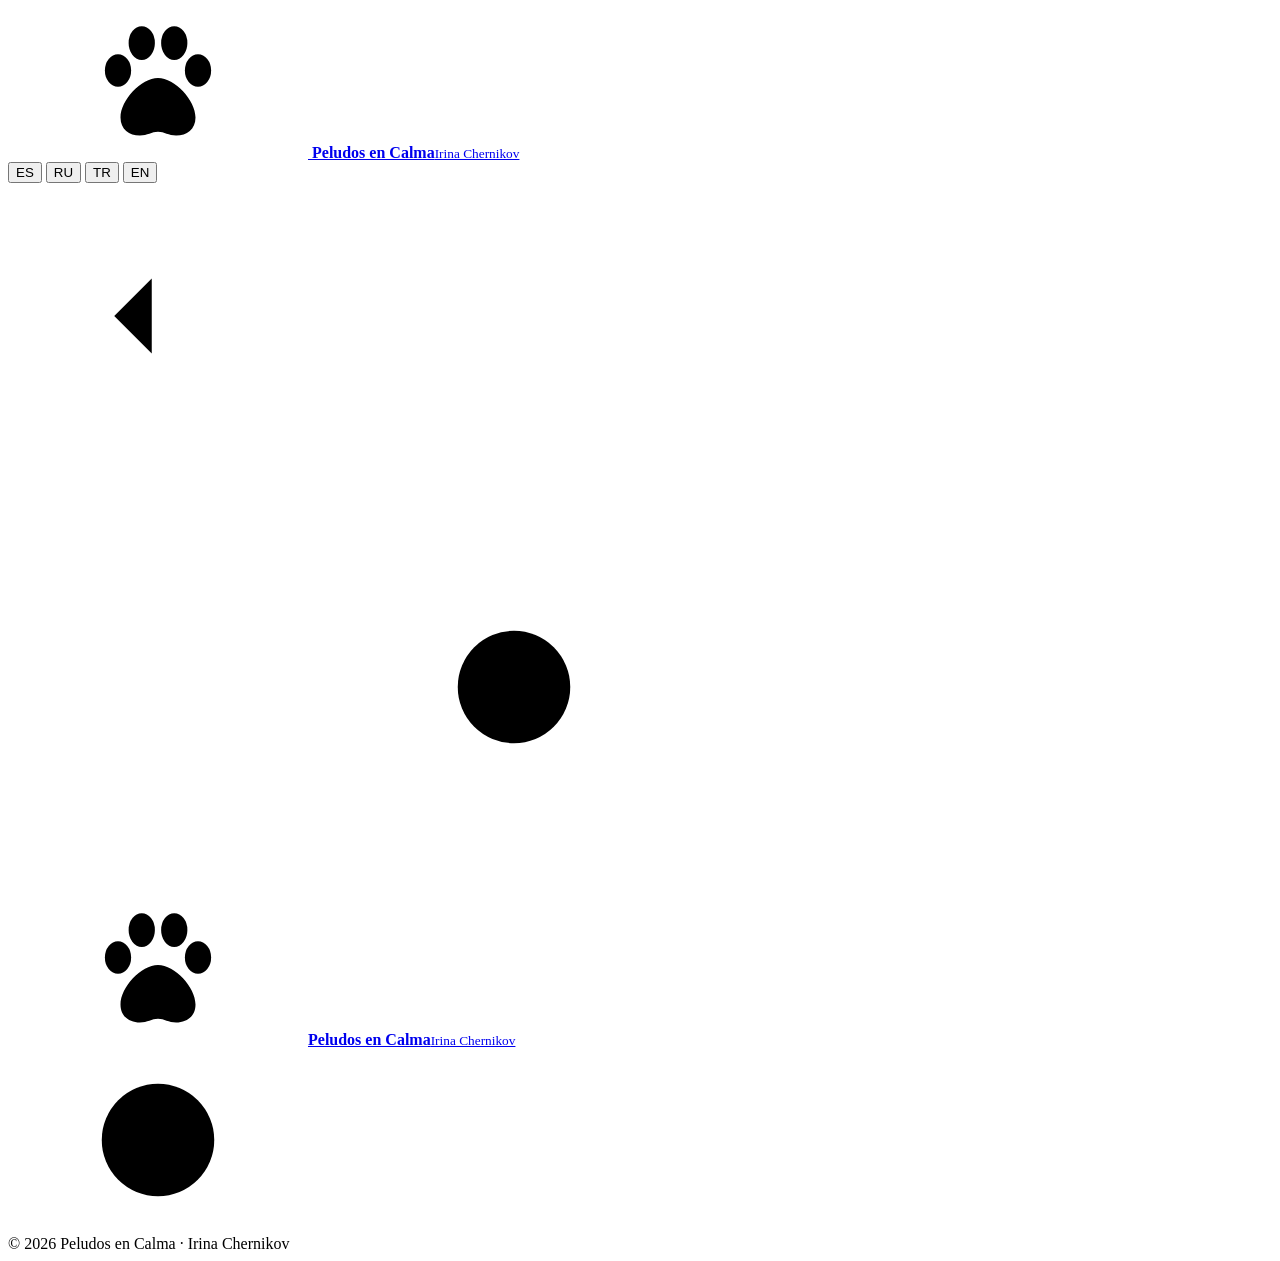
<file: src/legal.html>
<!doctype html>
<html lang="es">
<head>
<meta charset="utf-8">
<meta name="viewport" content="width=device-width, initial-scale=1, viewport-fit=cover">
<title data-i18n="doc.metaTitle"></title>
<meta name="description" content="" data-i18n-attr="content:doc.desc">
<meta name="theme-color" content="#FFF8F5">
<link rel="canonical" href="https://peludos-en-calma.github.io/{slug}.html">
<link rel="alternate" hreflang="es" href="https://peludos-en-calma.github.io/{slug}.html">
<link rel="alternate" hreflang="ru" href="https://peludos-en-calma.github.io/{slug}.html?lang=ru">
<link rel="alternate" hreflang="tr" href="https://peludos-en-calma.github.io/{slug}.html?lang=tr">
<link rel="alternate" hreflang="en" href="https://peludos-en-calma.github.io/{slug}.html?lang=en">
<link rel="alternate" hreflang="x-default" href="https://peludos-en-calma.github.io/{slug}.html">
<link rel="icon" href="img/favicon.svg" type="image/svg+xml">
<!--FONT_LINK-->
<style>
/*FONT_FACES*/
/*BASE_CSS*/
.legal{padding-block:clamp(20px,4vw,40px) clamp(64px,8vw,104px)}
.back{display:inline-flex;align-items:center;gap:8px;min-height:44px;margin-bottom:12px;font-weight:800;color:var(--soft);text-decoration:none}
.back:hover{color:var(--accent)}
.back .ic{font-size:18px;transform:scaleX(-1);transition:transform .3s var(--ease)}
.back:hover .ic{transform:scaleX(-1) translateX(4px)}
.legal-grid{display:flex;flex-wrap:wrap;gap:32px 56px;align-items:flex-start}
.legal-nav{flex:1 1 220px;max-width:280px;position:sticky;top:calc(100px + env(safe-area-inset-top,0px));display:flex;flex-direction:column;gap:6px}
.legal-nav a{display:flex;align-items:center;min-height:48px;padding:0 18px;border-radius:16px;font-weight:800;color:var(--ink);text-decoration:none;transition:background-color .25s,color .25s,transform .3s var(--spring)}
.legal-nav a:hover{background:var(--surface);color:var(--ink);transform:translateX(4px)}
.legal-nav a[aria-current="page"]{background:var(--ink);color:#fff;transform:none}
.legal-body{flex:3 1 560px;min-width:0;max-width:820px;display:flex;flex-direction:column;gap:20px}
.legal-head{display:flex;flex-direction:column;gap:16px;margin-bottom:8px}
.legal-head h1{font-family:var(--f-display);font-weight:600;letter-spacing:-.02em;font-size:clamp(32px,4vw,52px);line-height:1.1}
.legal-sec{background:var(--surface);border-radius:28px;padding:clamp(22px,3vw,32px);display:flex;flex-direction:column;gap:12px}
.legal-sec h2{font-family:var(--f-display);font-weight:600;letter-spacing:-.01em;font-size:clamp(18px,1.6vw,21px);line-height:1.3}
.legal-sec p,.legal-sec li{color:var(--soft);max-width:70ch}
.legal-sec ul{display:flex;flex-direction:column;gap:8px}
.legal-sec li{position:relative;padding-left:22px}
.legal-sec li::before{content:"";position:absolute;left:4px;top:.68em;width:8px;height:8px;border-radius:50%;background:var(--accent);opacity:.7}
.prevails{display:flex;gap:12px;align-items:flex-start;padding:16px 20px;border-radius:20px;background:var(--lilac);font-size:15px;font-weight:700;line-height:1.5}
.prevails .ic{font-size:22px;color:var(--violet);margin-top:1px}
@media (max-width:860px){
  .legal-nav{position:static;max-width:none;flex-basis:100%;flex-direction:row;flex-wrap:wrap}
  .legal-nav a{background:var(--surface);box-shadow:inset 0 0 0 1.5px var(--line)}
}
@media (max-width:640px){.legal-page .hdr .seg{display:inline-flex}}
@media (max-width:440px){.legal-page .logo-txt{display:none}}
.js.intro .legal-nav{animation:rise .8s var(--ease) .05s backwards}
.js.intro .legal-head{animation:rise .8s var(--ease) .12s backwards}
.js.intro .legal-sec{animation:rise .8s var(--ease) calc(.2s + var(--i,0)*70ms) backwards}
</style>
</head>
<body class="legal-page">
<svg width="0" height="0" style="position:absolute" aria-hidden="true">
  <symbol id="i-paw" viewBox="0 0 24 24"><ellipse cx="5.6" cy="10" rx="2.1" ry="2.6"></ellipse><ellipse cx="9.4" cy="5.6" rx="2.1" ry="2.7"></ellipse><ellipse cx="14.6" cy="5.6" rx="2.1" ry="2.7"></ellipse><ellipse cx="18.4" cy="10" rx="2.1" ry="2.6"></ellipse><path d="M12 11.2c-2.7 0-6 3.6-6 6.3 0 1.9 1.4 2.9 3.1 2.9 1.2 0 1.9-.6 2.9-.6s1.7.6 2.9.6c1.7 0 3.1-1 3.1-2.9 0-2.7-3.3-6.3-6-6.3z"></path></symbol>
  <symbol id="i-arrow" viewBox="0 0 24 24"><path d="M5 12h14"></path><path d="M13 6l6 6-6 6"></path></symbol>
  <symbol id="i-info" viewBox="0 0 24 24"><circle cx="12" cy="12" r="9"></circle><path d="M12 8v5"></path><path d="M12 16.5h.01"></path></symbol>
</svg>

<a class="skip" href="#main" data-i18n="skip"></a>
<div class="progress" aria-hidden="true"><span id="progress"></span></div>

<header class="hdr" id="hdr">
  <div class="wrap hdr-in">
    <a class="logo" href="index.html" data-page aria-label="" data-i18n-attr="aria-label:home">
      <span class="logo-mark"><svg class="icf"><use href="#i-paw"></use></svg></span>
      <span class="logo-txt"><b>Peludos en Calma</b><small>Irina Chernikov</small></span>
    </a>
    <div class="hdr-actions">
      <div class="seg" role="group" aria-label="" data-i18n-attr="aria-label:langLabel">
        <button type="button" data-lang="es" lang="es" title="Español" aria-pressed="true" class="on">ES</button>
        <button type="button" data-lang="ru" lang="ru" title="Русский" aria-pressed="false">RU</button>
        <button type="button" data-lang="tr" lang="tr" title="Türkçe" aria-pressed="false">TR</button>
        <button type="button" data-lang="en" lang="en" title="English" aria-pressed="false">EN</button>
      </div>
      <a class="btn btn-accent hdr-cta" href="index.html#booking" data-page style="min-height:48px;padding:0 22px" data-i18n="cta"></a>
    </div>
  </div>
</header>

<main id="main" class="legal wrap">
  <a class="back" href="index.html" data-page><svg class="ic"><use href="#i-arrow"></use></svg><span data-i18n="back"></span></a>
  <div class="legal-grid">
    <nav class="legal-nav" aria-label="" data-i18n-attr="aria-label:lgNav">
      <a href="aviso-legal.html" data-page data-doc="aviso" data-i18n="lgAviso"></a>
      <a href="privacidad.html" data-page data-doc="privacy" data-i18n="lgPrivacy"></a>
      <a href="cookies.html" data-page data-doc="cookies" data-i18n="lgCookies"></a>
    </nav>
    <article class="legal-body">
      <header class="legal-head">
        <span class="badge"><span class="pulse-dot"></span><span data-i18n="updated"></span></span>
        <h1 data-i18n="doc.title"></h1>
        <p class="lead" data-i18n="doc.desc"></p>
      </header>
<!--LEGAL_SECTIONS-->
      <p class="prevails"><svg class="ic"><use href="#i-info"></use></svg><span data-i18n="prevails"></span></p>
    </article>
  </div>
</main>

<footer class="ftr">
  <div class="wrap stack" style="gap:36px">
    <div class="ftr-top">
      <div class="ftr-brand">
        <a class="logo" href="index.html" data-page aria-label="" data-i18n-attr="aria-label:home"><span class="logo-mark"><svg class="icf"><use href="#i-paw"></use></svg></span><span class="logo-txt"><b>Peludos en Calma</b><small>Irina Chernikov</small></span></a>
        <p data-i18n="where"></p>
      </div>
      <nav class="ftr-nav" aria-label="" data-i18n-attr="aria-label:sections">
        <a href="index.html#services" data-page data-i18n="nav.services"></a>
        <a href="index.html#how" data-page data-i18n="nav.how"></a>
        <a href="index.html#approach" data-page data-i18n="nav.approach"></a>
        <a href="index.html#prices" data-page data-i18n="nav.prices"></a>
        <a href="index.html#payment" data-page data-i18n="nav.payment"></a>
        <a href="index.html#quiz" data-page data-i18n="nav.quiz"></a>
        <a href="index.html#about" data-page data-i18n="nav.about"></a>
        <a href="index.html#faq" data-page data-i18n="nav.faq"></a>
      </nav>
    </div>
    <p class="disclaimer"><svg class="ic"><use href="#i-info"></use></svg><span data-i18n="disclaimer"></span></p>
    <div class="ftr-bottom">
      <span>© 2026 Peludos en Calma · Irina Chernikov</span>
      <nav class="ftr-legal" aria-label="" data-i18n-attr="aria-label:lgNav"><a href="aviso-legal.html" data-page data-doc="aviso" data-i18n="lgAviso"></a><a href="privacidad.html" data-page data-doc="privacy" data-i18n="lgPrivacy"></a><a href="cookies.html" data-page data-doc="cookies" data-i18n="lgCookies"></a></nav>
      <span data-i18n="photos"></span>
    </div>
  </div>
</footer>

<script id="i18n-data" type="application/json">/*I18N_JSON*/</script>
<script>
(() => {
  const DATA = JSON.parse(document.getElementById('i18n-data').textContent);
  const root = document.documentElement;
  const body = document.body;
  const reduce = window.matchMedia('(prefers-reduced-motion: reduce)').matches;
  const $$ = (s) => Array.from(document.querySelectorAll(s));
  const get = (obj, path) => path.split('.').reduce((o, k) => (o == null ? undefined : o[k]), obj);
  root.classList.add('js');
  if (!reduce) root.classList.add('intro');
  setTimeout(() => root.classList.remove('intro'), 2000);

  let lang = 'es';
  root.lang = 'es';

  function syncLinks() {
    $$('a[data-page]').forEach((a) => {
      if (!a.dataset.base) a.dataset.base = a.getAttribute('href');
      const [path, hash] = a.dataset.base.split('#');
      a.setAttribute('href', path + (lang === 'es' ? '' : '?lang=' + lang) + (hash ? '#' + hash : ''));
    });
  }

  function apply(next) {
    const t = DATA[next];
    lang = next;
    root.lang = next;
    $$('[data-i18n]').forEach((el) => {
      const v = get(t, el.dataset.i18n);
      if (typeof v === 'string') el.textContent = v;
    });
    $$('[data-i18n-attr]').forEach((el) => {
      el.dataset.i18nAttr.split(';').forEach((pair) => {
        const [attr, path] = pair.split(':');
        const v = get(t, path);
        if (typeof v === 'string') el.setAttribute(attr, v);
      });
    });
    document.title = t.doc.metaTitle;
    $$('[data-lang]').forEach((b) => {
      const on = b.dataset.lang === next;
      b.classList.toggle('on', on);
      b.setAttribute('aria-pressed', String(on));
    });
    syncLinks();
    try {
      const u = new URL(window.location.href);
      if (next === 'es') u.searchParams.delete('lang'); else u.searchParams.set('lang', next);
      window.history.replaceState(null, '', u);
    } catch (e) { /* the address bar is optional */ }
  }

  function switchLang(next) {
    if (!DATA[next] || next === lang) return;
    if (reduce) { apply(next); return; }
    body.classList.add('is-switching');
    setTimeout(() => {
      apply(next);
      requestAnimationFrame(() => body.classList.remove('is-switching'));
    }, 180);
  }
  $$('[data-lang]').forEach((b) => b.addEventListener('click', () => switchLang(b.dataset.lang)));
  try {
    const q = new URL(window.location.href).searchParams.get('lang');
    if (q && DATA[q] && q !== 'es') apply(q);
  } catch (e) { /* stay in Spanish */ }
  syncLinks();

  const hdr = document.getElementById('hdr');
  const progress = document.getElementById('progress');
  let ticking = false;
  window.addEventListener('scroll', () => {
    if (ticking) return;
    ticking = true;
    requestAnimationFrame(() => {
      ticking = false;
      const y = window.scrollY;
      const max = document.documentElement.scrollHeight - window.innerHeight;
      hdr.classList.toggle('scrolled', y > 8);
      progress.style.transform = 'scaleX(' + (max > 0 ? Math.min(1, y / max) : 0) + ')';
    });
  }, { passive: true });
})();
</script>
</body>
</html>
</file>
